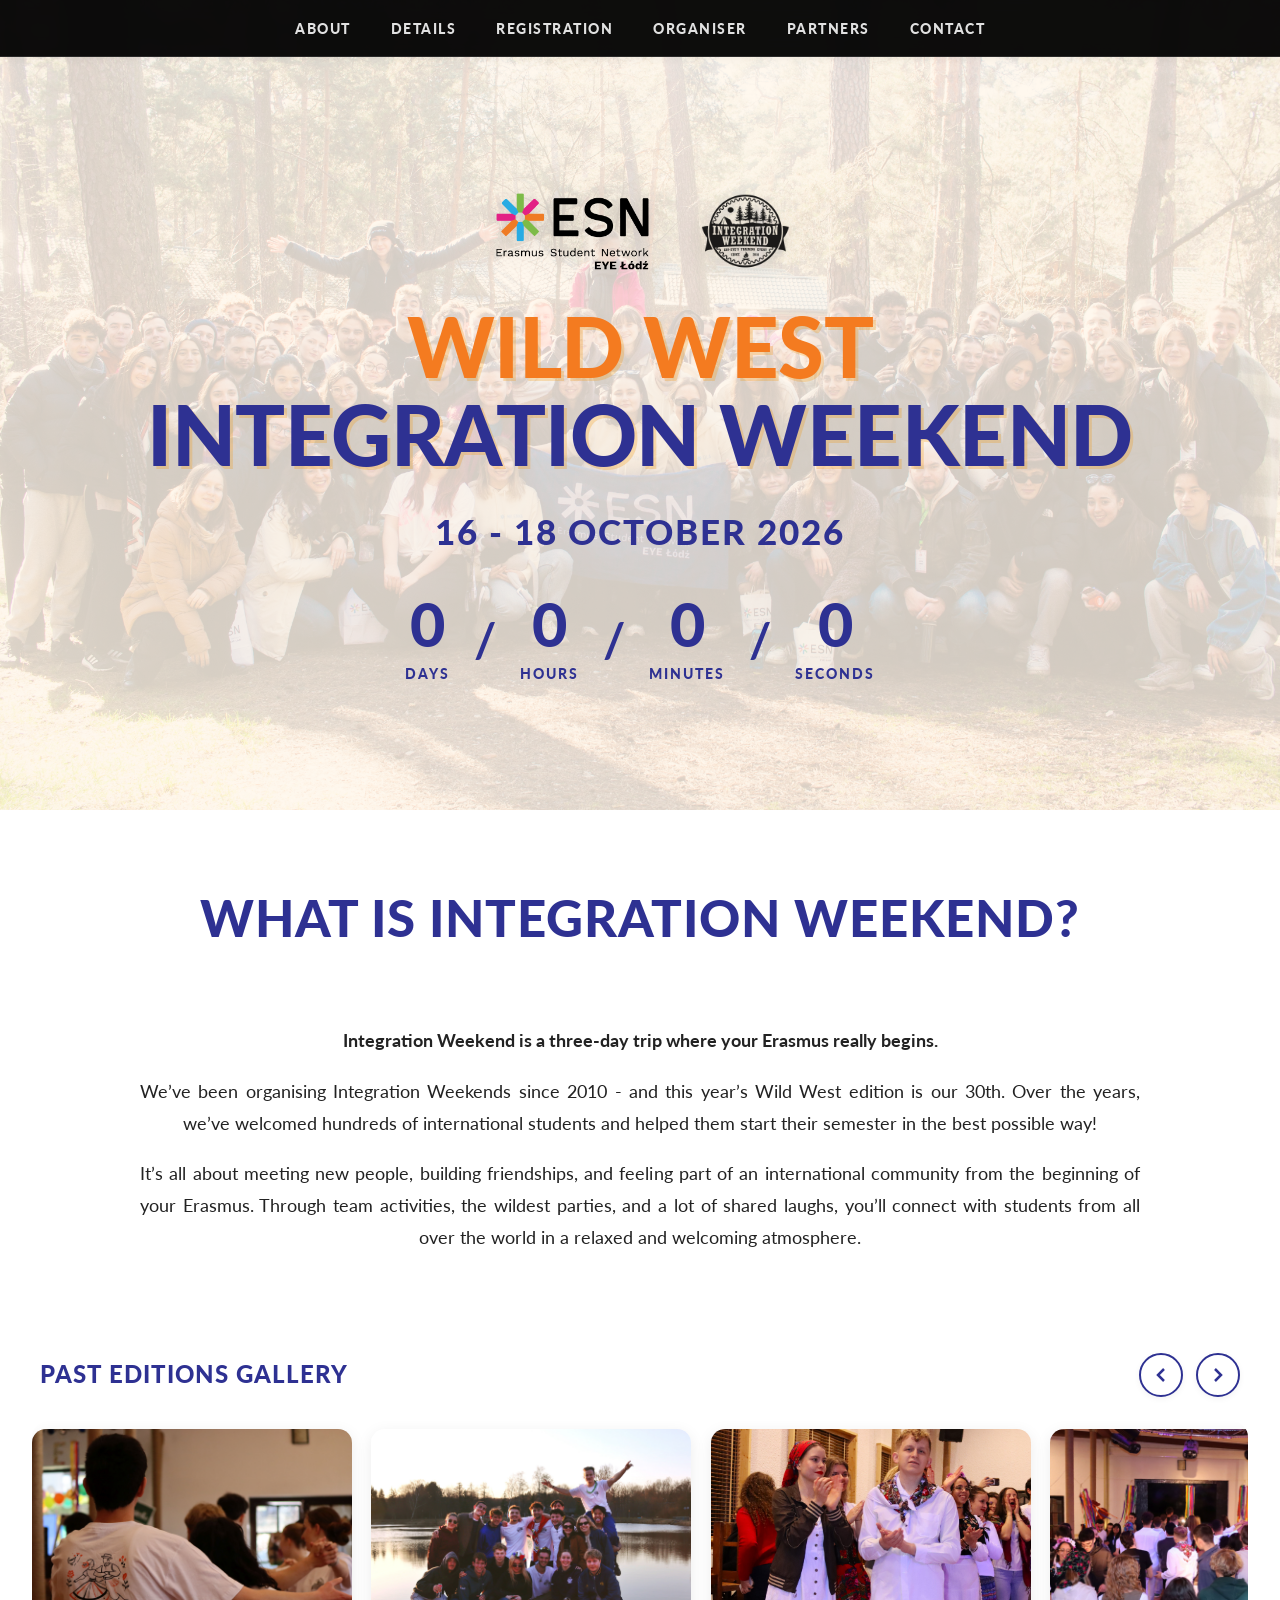
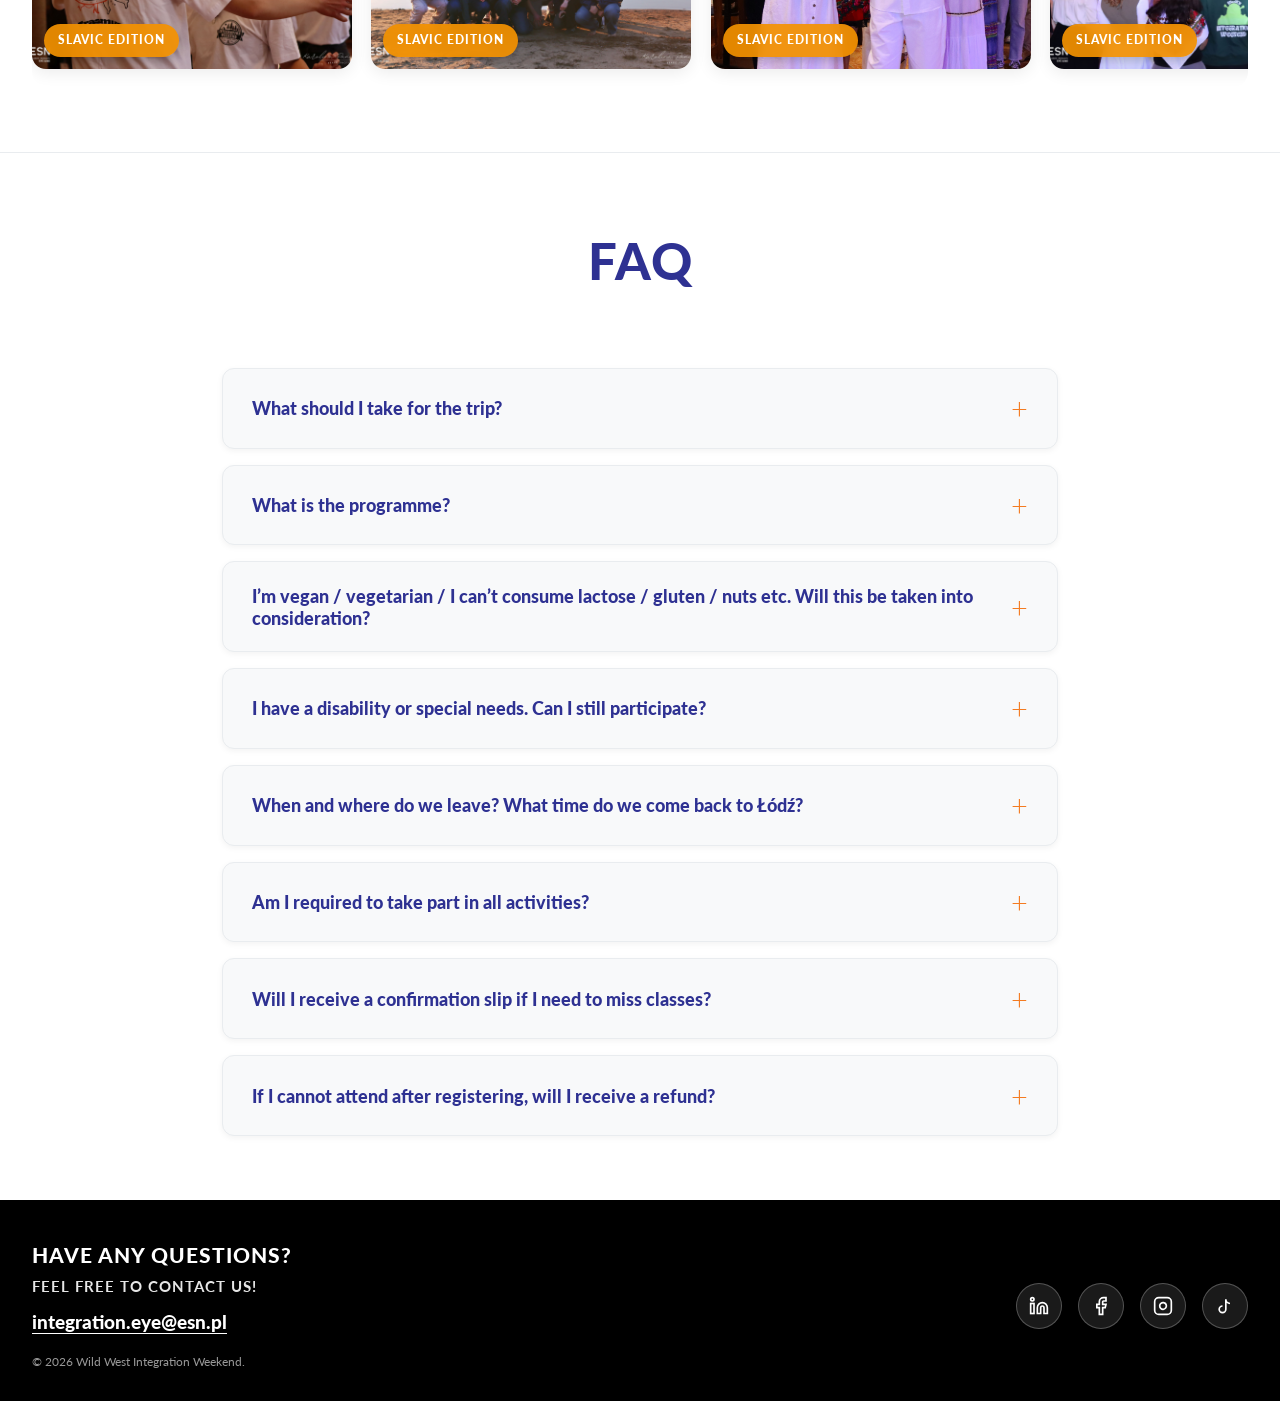
<file: index.html>
<!DOCTYPE html>
<html lang="en">

<head>
    <meta charset="UTF-8">
    <meta name="viewport" content="width=device-width, initial-scale=1.0">
    <title>Wild West Integration Weekend</title>
    <link rel="icon" href="images/iw_black.png" type="image/png">
    <meta name="description"
        content="An exceptional event bringing together people from different cultures in an atmosphere of friendship, cultural exchange, and shared fun.">

    <!-- Fonts -->
    <link rel="preconnect" href="https://fonts.googleapis.com">
    <link rel="preconnect" href="https://fonts.gstatic.com" crossorigin>
    <link
        href="https://fonts.googleapis.com/css2?family=Lato:wght@300;400;700;900&display=swap"
        rel="stylesheet">

    <!-- Styles -->
    <link rel="stylesheet" href="style.css">

</head>

<body>
    <!-- Navigation -->
    <nav class="navbar">
        <div class="nav-container">
            <div class="hamburger" id="hamburger">
                <span></span>
                <span></span>
                <span></span>
            </div>
            <ul class="nav-menu" id="navMenu">
                <li><a href="#about" class="nav-link active">ABOUT</a></li>
                <li><a href="details.html" class="nav-link">DETAILS</a></li>
                <li><a href="registration.html" class="nav-link">REGISTRATION</a></li>
                <li><a href="organizers.html" class="nav-link">ORGANISER</a></li>
                <li><a href="partners.html" class="nav-link">PARTNERS</a></li>
                <li><a href="#contact" class="nav-link">CONTACT</a></li>
            </ul>
        </div>
    </nav>

    <!-- Hero Section -->
    <section id="home" class="hero">
        <div class="hero-background"></div>
        <div class="hero-content fade-in">
            <div class="hero-header">
                <div class="logos-container">
                    <img src="images/PL-eye_lodz-logo-colour.png" alt="ESN-EYE Lodz Logo" class="esn-logo">
                    <img src="images/iw_black.png" alt="Integration Weekend Logo" class="hero-logo">
                </div>
                <h1 class="hero-title">
                    <span class="text-orange">Wild West</span>
                    <span class="text-blue">Integration Weekend</span>
                </h1>
            </div>

            <div class="event-date">
                16 - 18 October 2026
            </div>

            <div class="countdown" id="countdown">
                <div class="countdown-item">
                    <div class="countdown-number" id="days">0</div>
                    <div class="countdown-label">DAYS</div>
                </div>
                <div class="countdown-separator">/</div>
                <div class="countdown-item">
                    <div class="countdown-number" id="hours">0</div>
                    <div class="countdown-label">HOURS</div>
                </div>
                <div class="countdown-separator">/</div>
                <div class="countdown-item">
                    <div class="countdown-number" id="minutes">0</div>
                    <div class="countdown-label">MINUTES</div>
                </div>
                <div class="countdown-separator">/</div>
                <div class="countdown-item">
                    <div class="countdown-number" id="seconds">0</div>
                    <div class="countdown-label">SECONDS</div>
                </div>
            </div>
        </div>
    </section>

    <!-- About Section & Photo Carousel -->
    <section id="about" class="about-section">
        <div class="container">
            <div class="about-content">
                <!-- Title -->
                <h2 class="section-title">WHAT IS INTEGRATION WEEKEND?</h2>

                <!-- Text Content -->
                <div class="about-text">
                    <p class="lead-text">
                        Integration Weekend is a three-day trip where your Erasmus really begins.
                    </p>
                    <p>
                        We’ve been organising Integration Weekends since 2010 - and this year’s
                        Wild West edition is our 30th. Over the years, we’ve welcomed
                        hundreds of international students and helped them start their semester in the best possible way!
                    </p>
                    <p>
                        It’s all about meeting new people, building friendships, and feeling part of an international
                        community from the beginning of your Erasmus. Through team activities, the wildest parties,
                        and a lot of shared laughs, you’ll connect with students from all over the world
                        in a relaxed and welcoming atmosphere.
                    </p>
                </div>

                <!-- Scrollable Photo Gallery Carousel -->
                <div class="gallery-section-wrapper">
                    <div class="gallery-header">
                        <h3 class="gallery-title">PAST EDITIONS GALLERY</h3>
                        <div class="carousel-controls">
                            <button class="carousel-btn prev-btn" id="carouselPrev" aria-label="Previous photos">
                                <svg width="24" height="24" viewBox="0 0 24 24" fill="none" stroke="currentColor" stroke-width="2.5"><polyline points="15 18 9 12 15 6"></polyline></svg>
                            </button>
                            <button class="carousel-btn next-btn" id="carouselNext" aria-label="Next photos">
                                <svg width="24" height="24" viewBox="0 0 24 24" fill="none" stroke="currentColor" stroke-width="2.5"><polyline points="9 18 15 12 9 6"></polyline></svg>
                            </button>
                        </div>
                    </div>
                    <div class="carousel-track-container">
                        <div class="carousel-track" id="galleryCarousel">
                            <div class="carousel-slide" onclick="openLightbox('images/SLAV_IMG_2808.JPG')">
                                <img src="images/SLAV_IMG_2808.JPG" alt="Slavic Edition Photo 1" loading="lazy">
                                <div class="carousel-badge slavic">SLAVIC EDITION</div>
                            </div>
                            <div class="carousel-slide" onclick="openLightbox('images/SLAV_IMG_3157.JPG')">
                                <img src="images/SLAV_IMG_3157.JPG" alt="Slavic Edition Photo 2" loading="lazy">
                                <div class="carousel-badge slavic">SLAVIC EDITION</div>
                            </div>
                            <div class="carousel-slide" onclick="openLightbox('images/SLAV_IMG_3254.JPG')">
                                <img src="images/SLAV_IMG_3254.JPG" alt="Slavic Edition Photo 3" loading="lazy">
                                <div class="carousel-badge slavic">SLAVIC EDITION</div>
                            </div>
                            <div class="carousel-slide" onclick="openLightbox('images/SLAV_IMG_3307.JPG')">
                                <img src="images/SLAV_IMG_3307.JPG" alt="Slavic Edition Photo 4" loading="lazy">
                                <div class="carousel-badge slavic">SLAVIC EDITION</div>
                            </div>
                            <div class="carousel-slide" onclick="openLightbox('images/SLAV_IMG_3369.JPG')">
                                <img src="images/SLAV_IMG_3369.JPG" alt="Slavic Edition Photo 5" loading="lazy">
                                <div class="carousel-badge slavic">SLAVIC EDITION</div>
                            </div>
                            <div class="carousel-slide" onclick="openLightbox('images/SLAV_IMG_3420.JPG')">
                                <img src="images/SLAV_IMG_3420.JPG" alt="Slavic Edition Photo 6" loading="lazy">
                                <div class="carousel-badge slavic">SLAVIC EDITION</div>
                            </div>
                            <div class="carousel-slide" onclick="openLightbox('images/SLAV_IMG_3449.JPG')">
                                <img src="images/SLAV_IMG_3449.JPG" alt="Slavic Edition Photo 7" loading="lazy">
                                <div class="carousel-badge slavic">SLAVIC EDITION</div>
                            </div>
                            <div class="carousel-slide" onclick="openLightbox('images/sh1.jpg')">
                                <img src="images/sh1.jpg" alt="Shrek Edition Photo 1" loading="lazy">
                                <div class="carousel-badge shrek">SHREK EDITION</div>
                            </div>
                            <div class="carousel-slide" onclick="openLightbox('images/sh2.jpg')">
                                <img src="images/sh2.jpg" alt="Shrek Edition Photo 2" loading="lazy">
                                <div class="carousel-badge shrek">SHREK EDITION</div>
                            </div>
                            <div class="carousel-slide" onclick="openLightbox('images/sh3.jpg')">
                                <img src="images/sh3.jpg" alt="Shrek Edition Photo 3" loading="lazy">
                                <div class="carousel-badge shrek">SHREK EDITION</div>
                            </div>
                            <div class="carousel-slide" onclick="openLightbox('images/od1.jpg')">
                                <img src="images/od1.jpg" alt="Odyssey Edition Photo 1" loading="lazy">
                                <div class="carousel-badge odyssey">ODYSSEY EDITION</div>
                            </div>
                            <div class="carousel-slide" onclick="openLightbox('images/od2.jpg')">
                                <img src="images/od2.jpg" alt="Odyssey Edition Photo 2" loading="lazy">
                                <div class="carousel-badge odyssey">ODYSSEY EDITION</div>
                            </div>
                            <div class="carousel-slide" onclick="openLightbox('images/od3.jpg')">
                                <img src="images/od3.jpg" alt="Odyssey Edition Photo 3" loading="lazy">
                                <div class="carousel-badge odyssey">ODYSSEY EDITION</div>
                            </div>
                            <div class="carousel-slide" onclick="openLightbox('images/er1.jpg')">
                                <img src="images/er1.jpg" alt="Erasmusland Photo 1" loading="lazy">
                                <div class="carousel-badge erasmusland">ERASMUSLAND</div>
                            </div>
                            <div class="carousel-slide" onclick="openLightbox('images/er3.jpg')">
                                <img src="images/er3.jpg" alt="Erasmusland Photo 2" loading="lazy">
                                <div class="carousel-badge erasmusland">ERASMUSLAND</div>
                            </div>
                            <div class="carousel-slide" onclick="openLightbox('images/ew2.jpg')">
                                <img src="images/ew2.jpg" alt="Erasmusland Photo 3" loading="lazy">
                                <div class="carousel-badge erasmusland">ERASMUSLAND</div>
                            </div>
                            <div class="carousel-slide" onclick="openLightbox('images/iw2.jpg')">
                                <img src="images/iw2.jpg" alt="Shrek Edition Photo 4" loading="lazy">
                                <div class="carousel-badge shrek">SHREK EDITION</div>
                            </div>
                            <div class="carousel-slide" onclick="openLightbox('images/iw3.jpg')">
                                <img src="images/iw3.jpg" alt="Shrek Edition Photo 5" loading="lazy">
                                <div class="carousel-badge shrek">SHREK EDITION</div>
                            </div>
                            <div class="carousel-slide" onclick="openLightbox('images/iw5.jpg')">
                                <img src="images/iw5.jpg" alt="Shrek Edition Photo 6" loading="lazy">
                                <div class="carousel-badge shrek">SHREK EDITION</div>
                            </div>
                        </div>
                    </div>
                </div>
            </div>

            <!-- Lightbox Modal -->
            <div id="lightbox" class="lightbox" onclick="closeLightbox()">
                <span class="close-lightbox">&times;</span>
                <img class="lightbox-content" id="lightbox-img" alt="Enlarged photo preview">
            </div>
        </div>
    </section>

    <!-- FAQ Section -->
    <section id="faq" class="faq-section">
        <div class="container faq-container">
            <div class="section-header">
                <h2 class="section-title">FAQ</h2>
            </div>

            <div class="faq-accordion">
                <!-- Question 1 -->
                <div class="faq-item">
                    <button class="faq-question">
                        What should I take for the trip?
                        <span class="faq-icon">+</span>
                    </button>
                    <div class="faq-answer">
                        <p>We recommend bringing:</p>
                        <ul>
                            <li>comfortable, warm clothes and shoes,</li>
                            <li>personal hygiene items,</li>
                            <li>a towel,</li>
                            <li>any necessary medications,</li>
                            <li>a good mood and openness to meet new people.</li>
                        </ul>
                        <p>More detailed information will be sent to participants before the trip.</p>
                    </div>
                </div>

                <!-- Question 2 -->
                <div class="faq-item">
                    <button class="faq-question">
                        What is the programme?
                        <span class="faq-icon">+</span>
                    </button>
                    <div class="faq-answer">
                        <p>The programme includes integration activities, team challenges, themed
                            parties and time to relax and connect with other students.</p>
                        <p>A more detailed timetable will be shared with registered participants before departure.</p>
                    </div>
                </div>

                <!-- Question 3 -->
                <div class="faq-item">
                    <button class="faq-question">
                        I’m vegan / vegetarian / I can’t consume lactose / gluten / nuts etc. Will this be taken into
                        consideration?
                        <span class="faq-icon">+</span>
                    </button>
                    <div class="faq-answer">
                        <p>Yes. During registration, you will be asked about dietary restrictions and allergies. We do
                            our best to accommodate different needs and ensure everyone has suitable meal options.</p>
                        <p>Please make sure to clearly indicate your restrictions in the registration form.</p>
                    </div>
                </div>

                <!-- Question 4 -->
                <div class="faq-item">
                    <button class="faq-question">
                        I have a disability or special needs. Can I still participate?
                        <span class="faq-icon">+</span>
                    </button>
                    <div class="faq-answer">
                        <p>Of course. Please inform us about your needs in the registration form or contact us directly.
                            We will do our best to adjust the conditions and support you so that you can comfortably
                            participate in the trip.</p>
                    </div>
                </div>

                <!-- Question 5 -->
                <div class="faq-item">
                    <button class="faq-question">
                        When and where do we leave? What time do we come back to Łódź?
                        <span class="faq-icon">+</span>
                    </button>
                    <div class="faq-answer">
                        <p>Exact details (departure time, meeting point, and return time) will be sent to participants
                            before the trip.</p>
                        <p>Departure will take place from IFE around 4 PM, and we will return to the same place on Sunday
                            around 4 PM.</p>
                    </div>
                </div>

                <!-- Question 6 -->
                <div class="faq-item">
                    <button class="faq-question">
                        Am I required to take part in all activities?
                        <span class="faq-icon">+</span>
                    </button>
                    <div class="faq-answer">
                        <p>Participation in activities is strongly encouraged, as the programme is designed as a full
                            experience. However, you are not forced to take part in every single activity. If you need a
                            break, you can skip selected parts.</p>
                    </div>
                </div>

                <!-- Question 7 -->
                <div class="faq-item">
                    <button class="faq-question">
                        Will I receive a confirmation slip if I need to miss classes?
                        <span class="faq-icon">+</span>
                    </button>
                    <div class="faq-answer">
                        <p>Yes. If you need official confirmation of participation, we can provide a document confirming
                            your attendance at the Integration Weekend.</p>
                        <p>Please note that acceptance of this document depends on your faculty and lecturer.</p>
                    </div>
                </div>

                <!-- Question 8 -->
                <div class="faq-item">
                    <button class="faq-question">
                        If I cannot attend after registering, will I receive a refund?
                        <span class="faq-icon">+</span>
                    </button>
                    <div class="faq-answer">
                        <p>Please note that the participation fee is non-refundable.</p>
                        <p>Refunds are only possible if the event is cancelled by the organisers. In other cases (e.g.
                            personal reasons such as change of plans or illness), we are unfortunately not able to return the
                            payment due to prior bookings and organisational costs.</p>
                    </div>
                </div>
            </div>
        </div>
    </section>

    <!-- Footer -->
    <footer id="contact" class="footer">
        <div class="container footer-container">
            <div class="footer-contact-info">
                <h3 class="footer-heading">HAVE ANY QUESTIONS?<br><span>FEEL FREE TO CONTACT US!</span></h3>
                <a href="mailto:integration.eye@esn.pl" class="footer-email-link">integration.eye@esn.pl</a>
                <p class="footer-copy">&copy; 2026 Wild West Integration Weekend.</p>
            </div>

            <div class="social-links">
                <a href="https://www.linkedin.com/company/esn-eye/posts/?feedView=all" target="_blank"
                    class="social-circle" aria-label="LinkedIn">
                    <svg width="20" height="20" viewBox="0 0 24 24" fill="none" stroke="currentColor" stroke-width="2">
                        <path d="M16 8a6 6 0 0 1 6 6v7h-4v-7a2 2 0 0 0-2-2 2 2 0 0 0-2 2v7h-4v-7a6 6 0 0 1 6-6z" />
                        <rect x="2" y="9" width="4" height="12" />
                        <circle cx="4" cy="4" r="2" />
                    </svg>
                </a>
                <a href="https://www.facebook.com/ESNEYElodz" target="_blank" class="social-circle"
                    aria-label="Facebook">
                    <svg width="20" height="20" viewBox="0 0 24 24" fill="none" stroke="currentColor" stroke-width="2">
                        <path d="M18 2h-3a5 5 0 0 0-5 5v3H7v4h3v8h4v-8h3l1-4h-4V7a1 1 0 0 1 1-1h3z" />
                    </svg>
                </a>
                <a href="https://www.instagram.com/esneye/" target="_blank" class="social-circle"
                    aria-label="Instagram">
                    <svg width="20" height="20" viewBox="0 0 24 24" fill="none" stroke="currentColor" stroke-width="2">
                        <rect x="2" y="2" width="20" height="20" rx="5" ry="5" />
                        <path d="M16 11.37A4 4 0 1 1 12.63 8 4 4 0 0 1 16 11.37z" />
                        <line x1="17.5" y1="6.5" x2="17.51" y2="6.5" />
                    </svg>
                </a>
                <a href="https://www.tiktok.com/@esneyelodz" target="_blank" class="social-circle" aria-label="TikTok">
                    <svg width="20" height="20" viewBox="0 0 24 24" fill="none" stroke="currentColor" stroke-width="2">
                        <path d="M9 12a4 4 0 1 0 4 4V4a5 5 0 0 0 5 5" />
                    </svg>
                </a>
            </div>
        </div>
    </footer>

    <!-- Scripts -->
    <script src="script.js"></script>
</body>

</html>
</file>
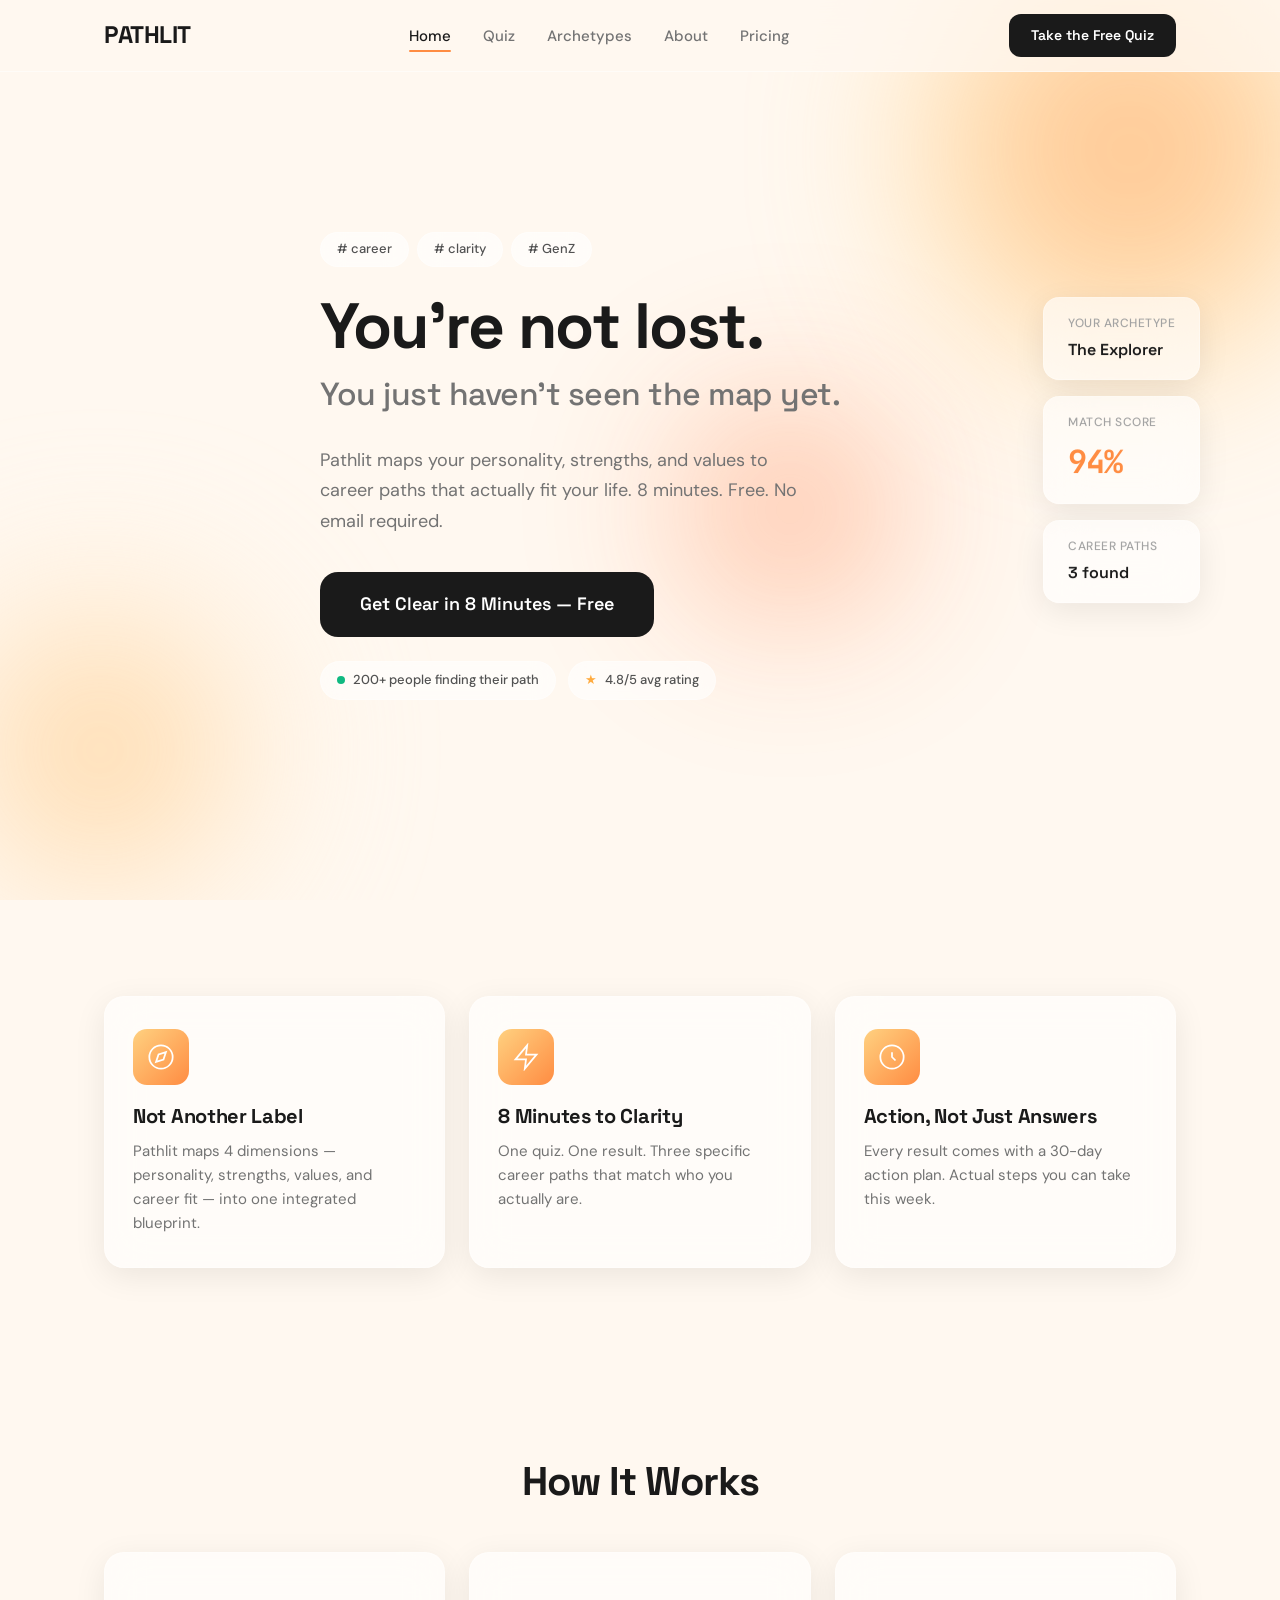
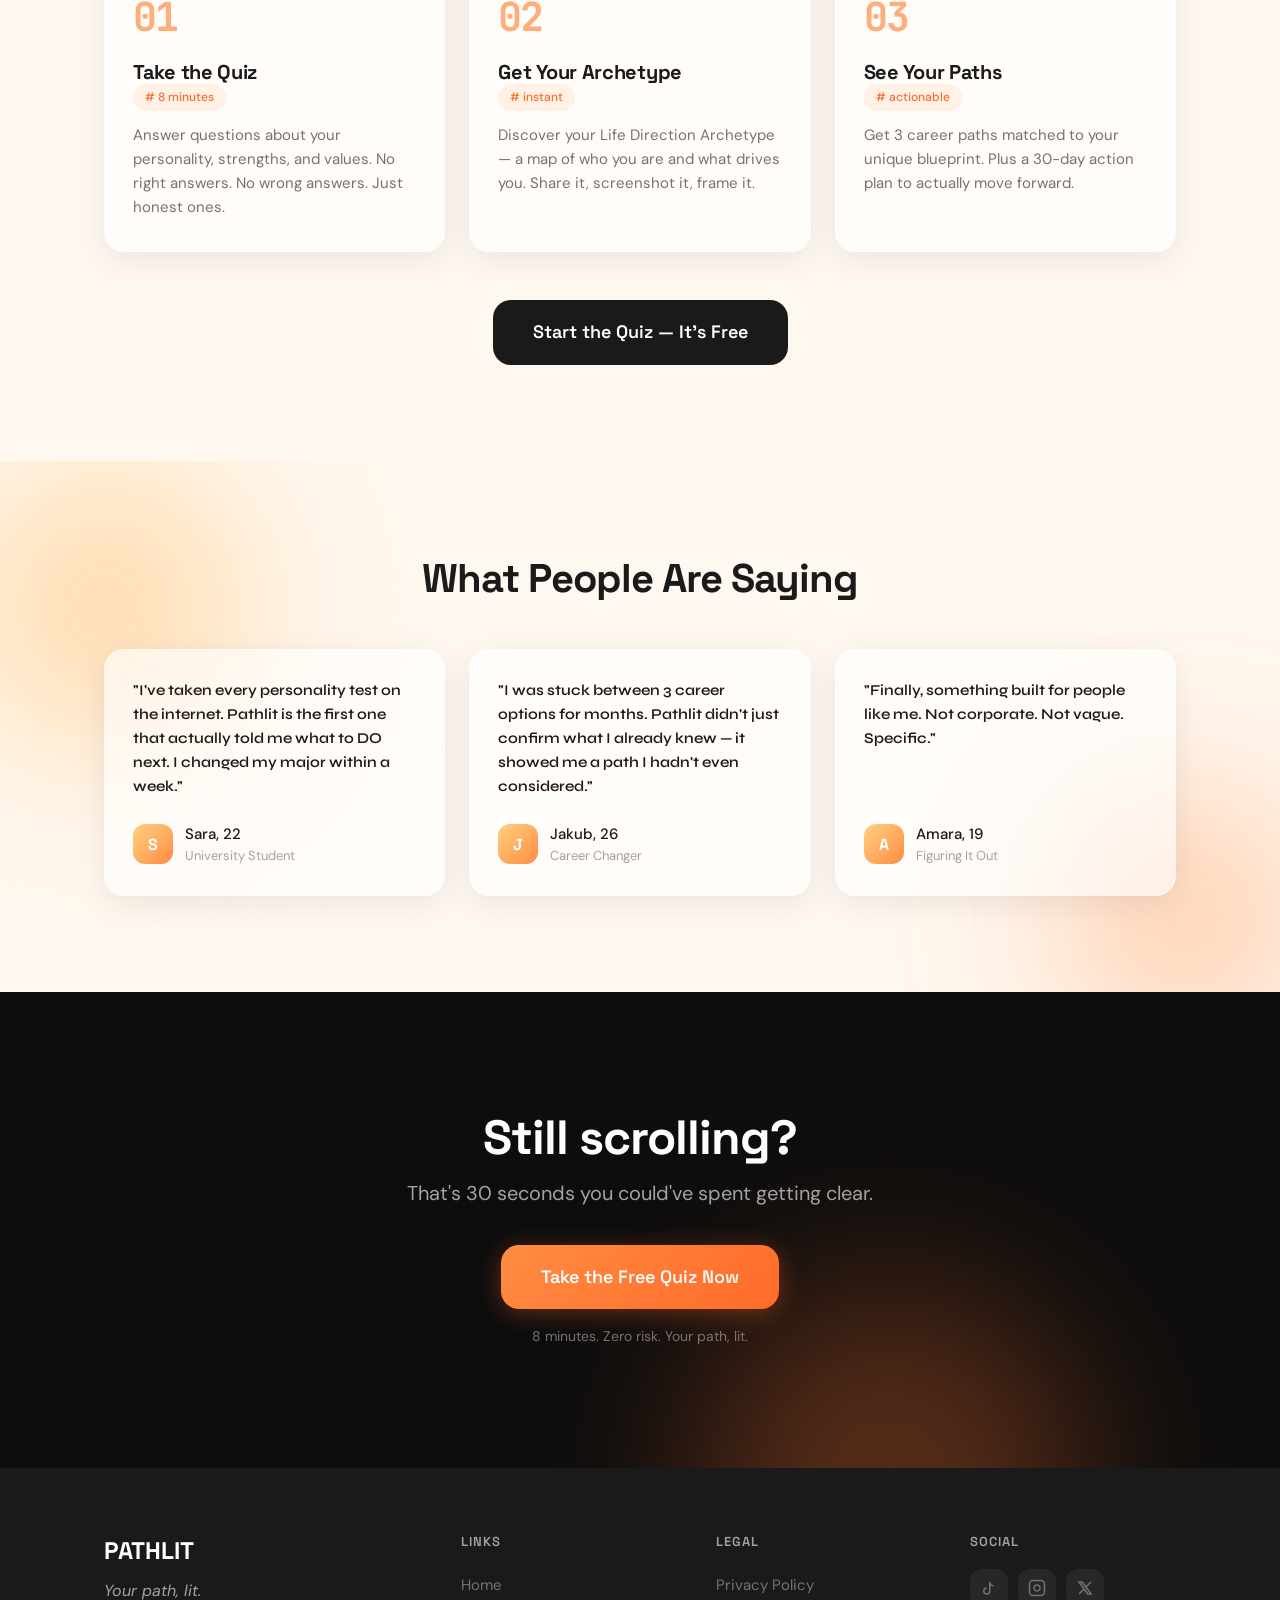
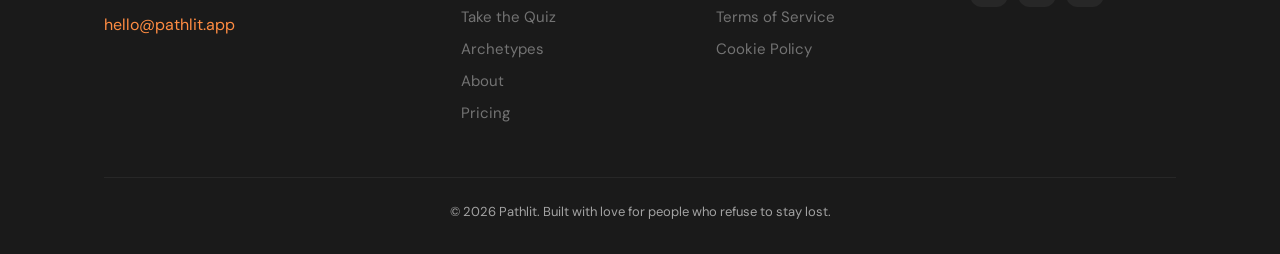
<file: pathlit/index.html>
<!DOCTYPE html>
<html lang="en">
<head>
    <meta charset="UTF-8">
    <meta name="viewport" content="width=device-width, initial-scale=1.0">
    <title>Pathlit — Free Career Quiz for Gen Z | Find Your Path in 8 Minutes</title>
    <meta name="description" content="Feeling lost about your career? Pathlit's free 8-minute quiz maps your personality, strengths, and values to 3 career paths. Built for ages 18–30. No email required.">

    <!-- Fonts -->
    <link rel="preconnect" href="https://fonts.googleapis.com">
    <link rel="preconnect" href="https://fonts.gstatic.com" crossorigin>
    <link href="https://fonts.googleapis.com/css2?family=Space+Grotesk:wght@400;500;600;700&family=DM+Sans:wght@400;500&family=Syne:wght@600;800&family=JetBrains+Mono:wght@400;700&display=swap" rel="stylesheet">

    <link rel="stylesheet" href="pathlit.css">
</head>
<body>
    <!-- Navigation -->
    <nav class="navbar">
        <div class="nav-container">
            <a href="index.html" class="nav-logo">PATHLIT</a>
            <div class="nav-links">
                <a href="index.html" class="nav-link active">Home</a>
                <a href="quiz.html" class="nav-link">Quiz</a>
                <a href="archetypes.html" class="nav-link">Archetypes</a>
                <a href="about.html" class="nav-link">About</a>
                <a href="clarity-pro.html" class="nav-link">Pricing</a>
            </div>
            <a href="quiz.html" class="nav-cta">Take the Free Quiz</a>
            <button class="hamburger" id="hamburger" aria-label="Menu">
                <span></span>
                <span></span>
                <span></span>
            </button>
        </div>
        <div class="mobile-menu" id="mobileMenu">
            <a href="index.html" class="mobile-link active">Home</a>
            <a href="quiz.html" class="mobile-link">Quiz</a>
            <a href="archetypes.html" class="mobile-link">Archetypes</a>
            <a href="about.html" class="mobile-link">About</a>
            <a href="clarity-pro.html" class="mobile-link">Pricing</a>
            <a href="quiz.html" class="mobile-cta">Take the Free Quiz</a>
        </div>
    </nav>

    <!-- Mobile sticky CTA -->
    <div class="mobile-sticky-cta">
        <a href="quiz.html" class="btn btn-primary btn-full">Take the Free Quiz</a>
    </div>

    <!-- Hero Section -->
    <section class="hero">
        <div class="gradient-blob blob-1"></div>
        <div class="gradient-blob blob-2"></div>
        <div class="gradient-blob blob-3"></div>

        <div class="hero-content">
            <div class="hero-tags">
                <span class="tag"># career</span>
                <span class="tag"># clarity</span>
                <span class="tag"># GenZ</span>
            </div>
            <h1 class="hero-headline">You're not lost.</h1>
            <p class="hero-headline-sub">You just haven't seen the map yet.</p>
            <p class="hero-sub">Pathlit maps your personality, strengths, and values to career paths that actually fit your life. 8 minutes. Free. No email required.</p>
            <a href="quiz.html" class="btn btn-primary btn-lg">Get Clear in 8 Minutes — Free</a>
            <div class="hero-proof">
                <div class="proof-pill">
                    <span class="proof-dot"></span>
                    200+ people finding their path
                </div>
                <div class="proof-pill">
                    <span class="proof-star">&#9733;</span>
                    4.8/5 avg rating
                </div>
            </div>
        </div>

        <!-- Floating glass cards -->
        <div class="floating-cards">
            <div class="glass-card float-card-1">
                <span class="card-label">Your Archetype</span>
                <span class="card-value">The Explorer</span>
            </div>
            <div class="glass-card float-card-2">
                <span class="card-label">Match Score</span>
                <span class="card-value-big">94%</span>
            </div>
            <div class="glass-card float-card-3">
                <span class="card-label">Career Paths</span>
                <span class="card-value">3 found</span>
            </div>
        </div>
    </section>

    <!-- Benefits Section -->
    <section class="benefits">
        <div class="container">
            <div class="benefits-grid">
                <div class="glass-panel benefit-card">
                    <div class="benefit-icon-wrap">
                        <svg width="28" height="28" viewBox="0 0 24 24" fill="none" stroke="currentColor" stroke-width="1.5"><circle cx="12" cy="12" r="10"/><polygon points="16.24 7.76 14.12 14.12 7.76 16.24 9.88 9.88 16.24 7.76"/></svg>
                    </div>
                    <h3>Not Another Label</h3>
                    <p>Pathlit maps 4 dimensions — personality, strengths, values, and career fit — into one integrated blueprint.</p>
                </div>
                <div class="glass-panel benefit-card">
                    <div class="benefit-icon-wrap">
                        <svg width="28" height="28" viewBox="0 0 24 24" fill="none" stroke="currentColor" stroke-width="1.5"><polygon points="13 2 3 14 12 14 11 22 21 10 12 10 13 2"/></svg>
                    </div>
                    <h3>8 Minutes to Clarity</h3>
                    <p>One quiz. One result. Three specific career paths that match who you actually are.</p>
                </div>
                <div class="glass-panel benefit-card">
                    <div class="benefit-icon-wrap">
                        <svg width="28" height="28" viewBox="0 0 24 24" fill="none" stroke="currentColor" stroke-width="1.5"><circle cx="12" cy="12" r="10"/><path d="M12 8v4l3 3"/></svg>
                    </div>
                    <h3>Action, Not Just Answers</h3>
                    <p>Every result comes with a 30-day action plan. Actual steps you can take this week.</p>
                </div>
            </div>
        </div>
    </section>

    <!-- How It Works -->
    <section class="how-it-works">
        <div class="container">
            <h2 class="section-title">How It Works</h2>
            <div class="steps-grid">
                <div class="step-card glass-panel">
                    <div class="step-number">01</div>
                    <h3>Take the Quiz</h3>
                    <span class="step-tag"># 8 minutes</span>
                    <p>Answer questions about your personality, strengths, and values. No right answers. No wrong answers. Just honest ones.</p>
                </div>
                <div class="step-card glass-panel">
                    <div class="step-number">02</div>
                    <h3>Get Your Archetype</h3>
                    <span class="step-tag"># instant</span>
                    <p>Discover your Life Direction Archetype — a map of who you are and what drives you. Share it, screenshot it, frame it.</p>
                </div>
                <div class="step-card glass-panel">
                    <div class="step-number">03</div>
                    <h3>See Your Paths</h3>
                    <span class="step-tag"># actionable</span>
                    <p>Get 3 career paths matched to your unique blueprint. Plus a 30-day action plan to actually move forward.</p>
                </div>
            </div>
            <div class="steps-cta">
                <a href="quiz.html" class="btn btn-primary btn-lg">Start the Quiz — It's Free</a>
            </div>
        </div>
    </section>

    <!-- Testimonials -->
    <section class="testimonials">
        <div class="gradient-blob blob-4"></div>
        <div class="gradient-blob blob-5"></div>
        <div class="container">
            <h2 class="section-title">What People Are Saying</h2>
            <div class="testimonials-grid">
                <div class="glass-panel testimonial-card">
                    <p class="testimonial-quote">"I've taken every personality test on the internet. Pathlit is the first one that actually told me what to DO next. I changed my major within a week."</p>
                    <div class="testimonial-author">
                        <div class="author-avatar">S</div>
                        <div>
                            <span class="author-name">Sara, 22</span>
                            <span class="author-role">University Student</span>
                        </div>
                    </div>
                </div>
                <div class="glass-panel testimonial-card">
                    <p class="testimonial-quote">"I was stuck between 3 career options for months. Pathlit didn't just confirm what I already knew — it showed me a path I hadn't even considered."</p>
                    <div class="testimonial-author">
                        <div class="author-avatar">J</div>
                        <div>
                            <span class="author-name">Jakub, 26</span>
                            <span class="author-role">Career Changer</span>
                        </div>
                    </div>
                </div>
                <div class="glass-panel testimonial-card">
                    <p class="testimonial-quote">"Finally, something built for people like me. Not corporate. Not vague. Specific."</p>
                    <div class="testimonial-author">
                        <div class="author-avatar">A</div>
                        <div>
                            <span class="author-name">Amara, 19</span>
                            <span class="author-role">Figuring It Out</span>
                        </div>
                    </div>
                </div>
            </div>
        </div>
    </section>

    <!-- Final CTA -->
    <section class="final-cta">
        <div class="gradient-blob blob-6"></div>
        <div class="container">
            <h2>Still scrolling?</h2>
            <p>That's 30 seconds you could've spent getting clear.</p>
            <a href="quiz.html" class="btn btn-glow btn-lg">Take the Free Quiz Now</a>
            <p class="final-cta-sub">8 minutes. Zero risk. Your path, lit.</p>
        </div>
    </section>

    <!-- Footer -->
    <footer class="footer">
        <div class="container">
            <div class="footer-grid">
                <div class="footer-col">
                    <div class="footer-logo">PATHLIT</div>
                    <p class="footer-tagline">Your path, lit.</p>
                    <p class="footer-email">hello@pathlit.app</p>
                </div>
                <div class="footer-col">
                    <h4>Links</h4>
                    <a href="index.html">Home</a>
                    <a href="quiz.html">Take the Quiz</a>
                    <a href="archetypes.html">Archetypes</a>
                    <a href="about.html">About</a>
                    <a href="clarity-pro.html">Pricing</a>
                </div>
                <div class="footer-col">
                    <h4>Legal</h4>
                    <a href="#">Privacy Policy</a>
                    <a href="#">Terms of Service</a>
                    <a href="#">Cookie Policy</a>
                </div>
                <div class="footer-col">
                    <h4>Social</h4>
                    <div class="footer-social">
                        <a href="#" aria-label="TikTok"><svg width="18" height="18" viewBox="0 0 24 24" fill="none" stroke="currentColor" stroke-width="2"><path d="M9 12a4 4 0 1 0 4 4V4a5 5 0 0 0 5 5"/></svg></a>
                        <a href="#" aria-label="Instagram"><svg width="18" height="18" viewBox="0 0 24 24" fill="none" stroke="currentColor" stroke-width="2"><rect x="2" y="2" width="20" height="20" rx="5" ry="5"/><path d="M16 11.37A4 4 0 1 1 12.63 8 4 4 0 0 1 16 11.37z"/><line x1="17.5" y1="6.5" x2="17.51" y2="6.5"/></svg></a>
                        <a href="#" aria-label="Twitter/X"><svg width="18" height="18" viewBox="0 0 24 24" fill="none" stroke="currentColor" stroke-width="2"><path d="M4 4l11.733 16h4.267l-11.733 -16z"/><path d="M4 20l6.768 -6.768m2.46 -2.46l6.772 -6.772"/></svg></a>
                    </div>
                </div>
            </div>
            <div class="footer-bottom">
                <p>&copy; 2026 Pathlit. Built with love for people who refuse to stay lost.</p>
            </div>
        </div>
    </footer>

    <script src="pathlit.js"></script>
</body>
</html>
</file>
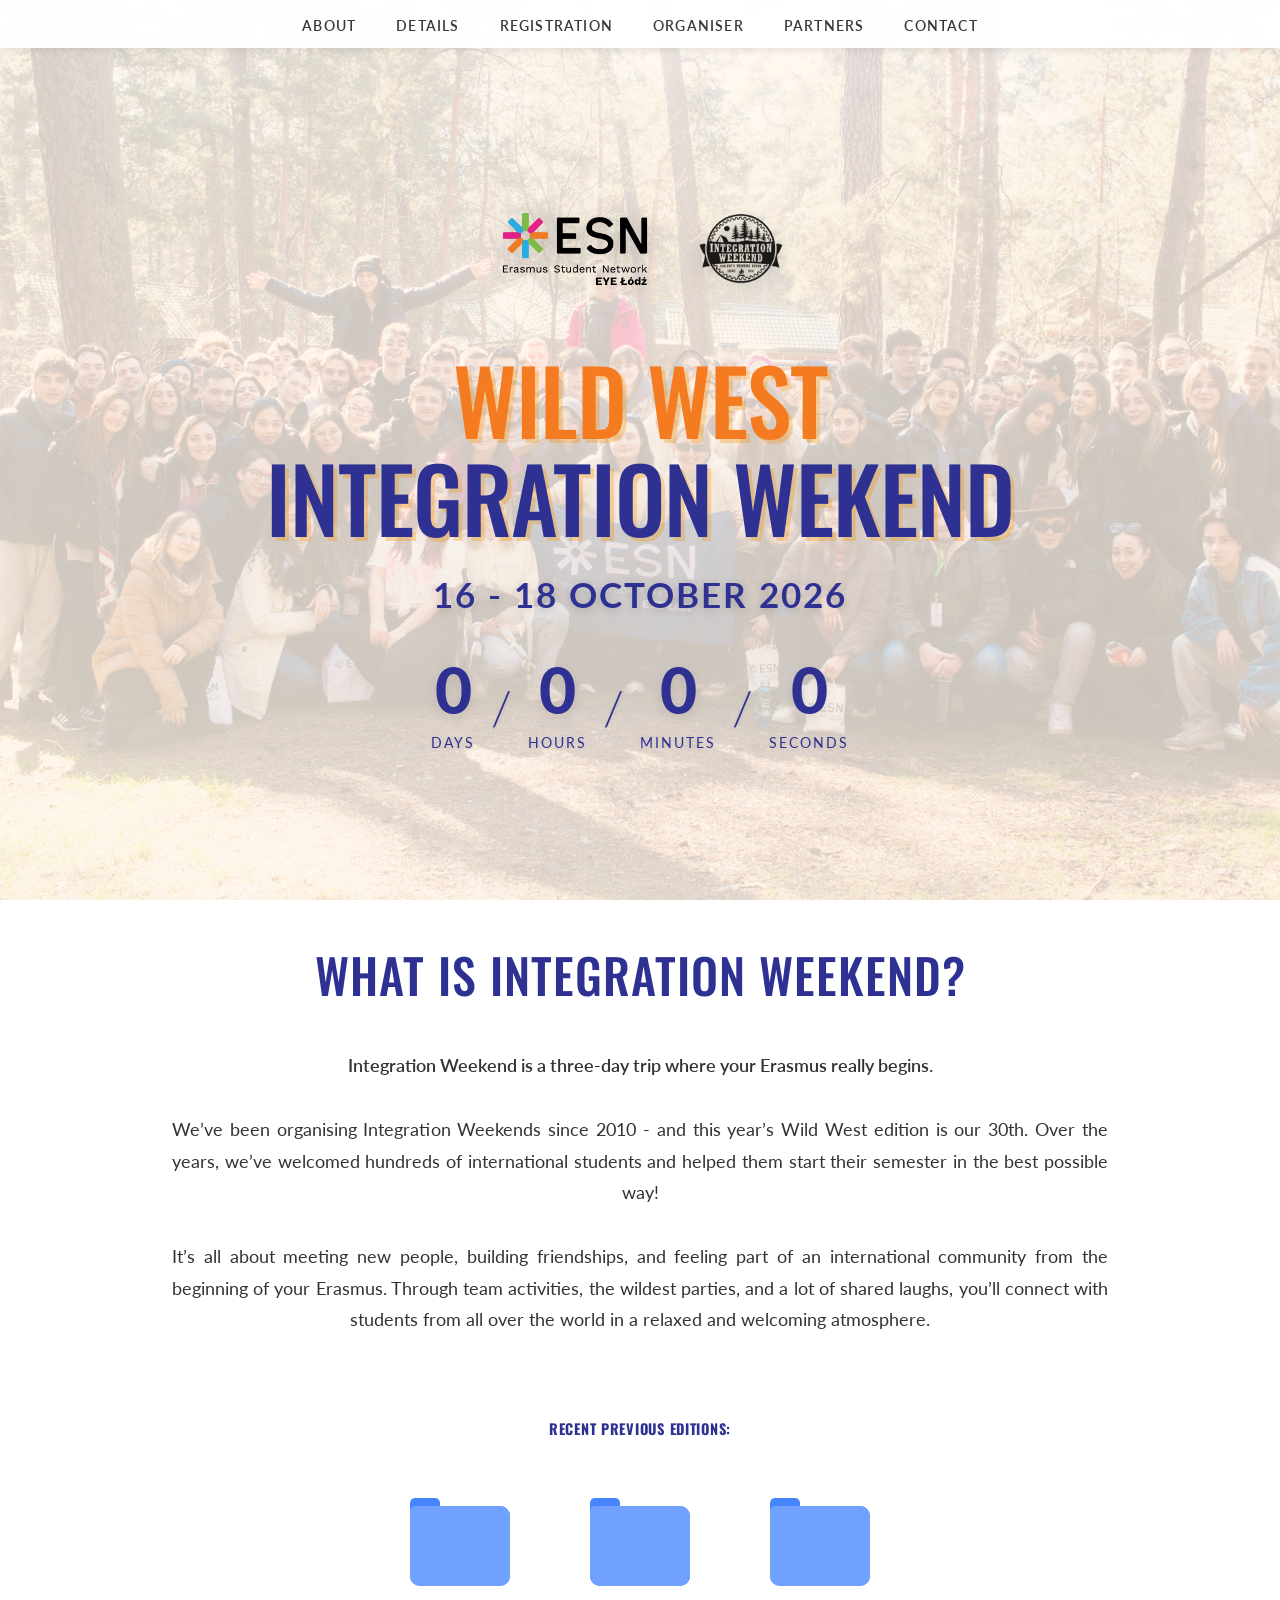
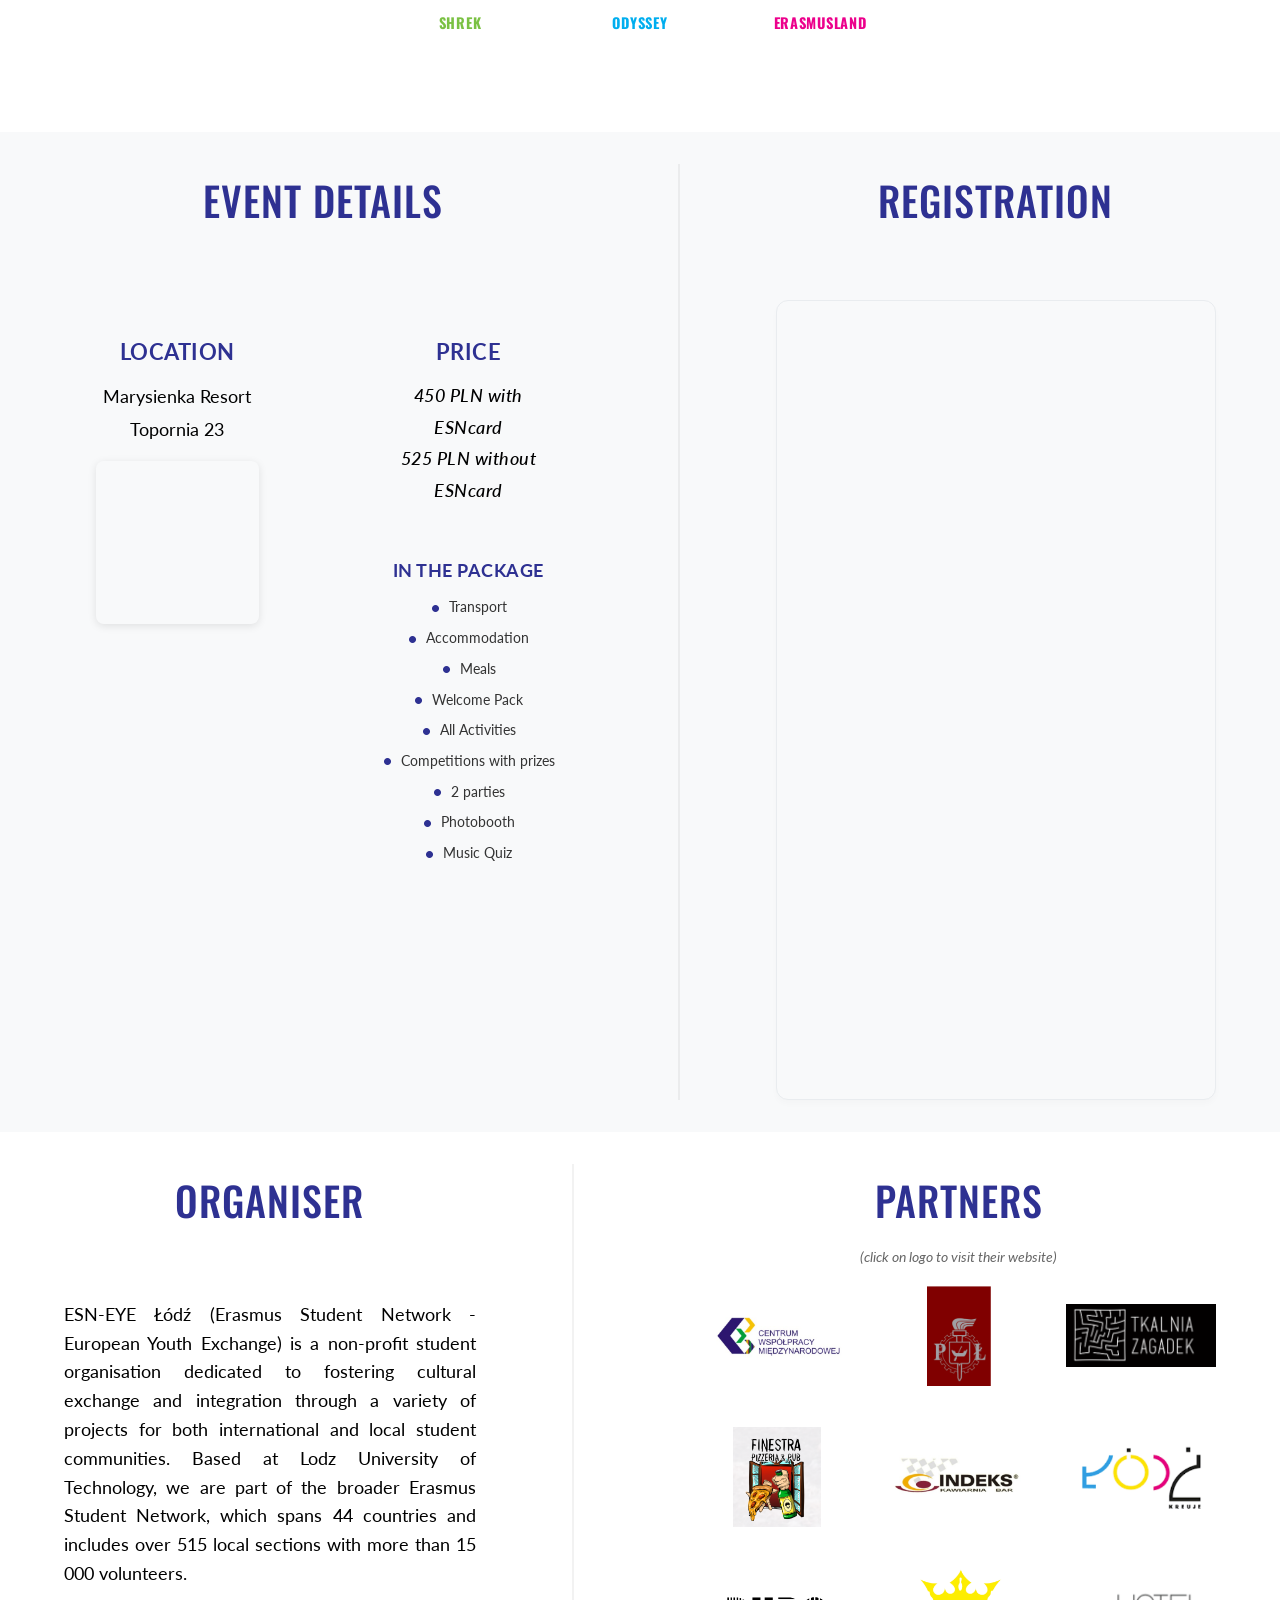
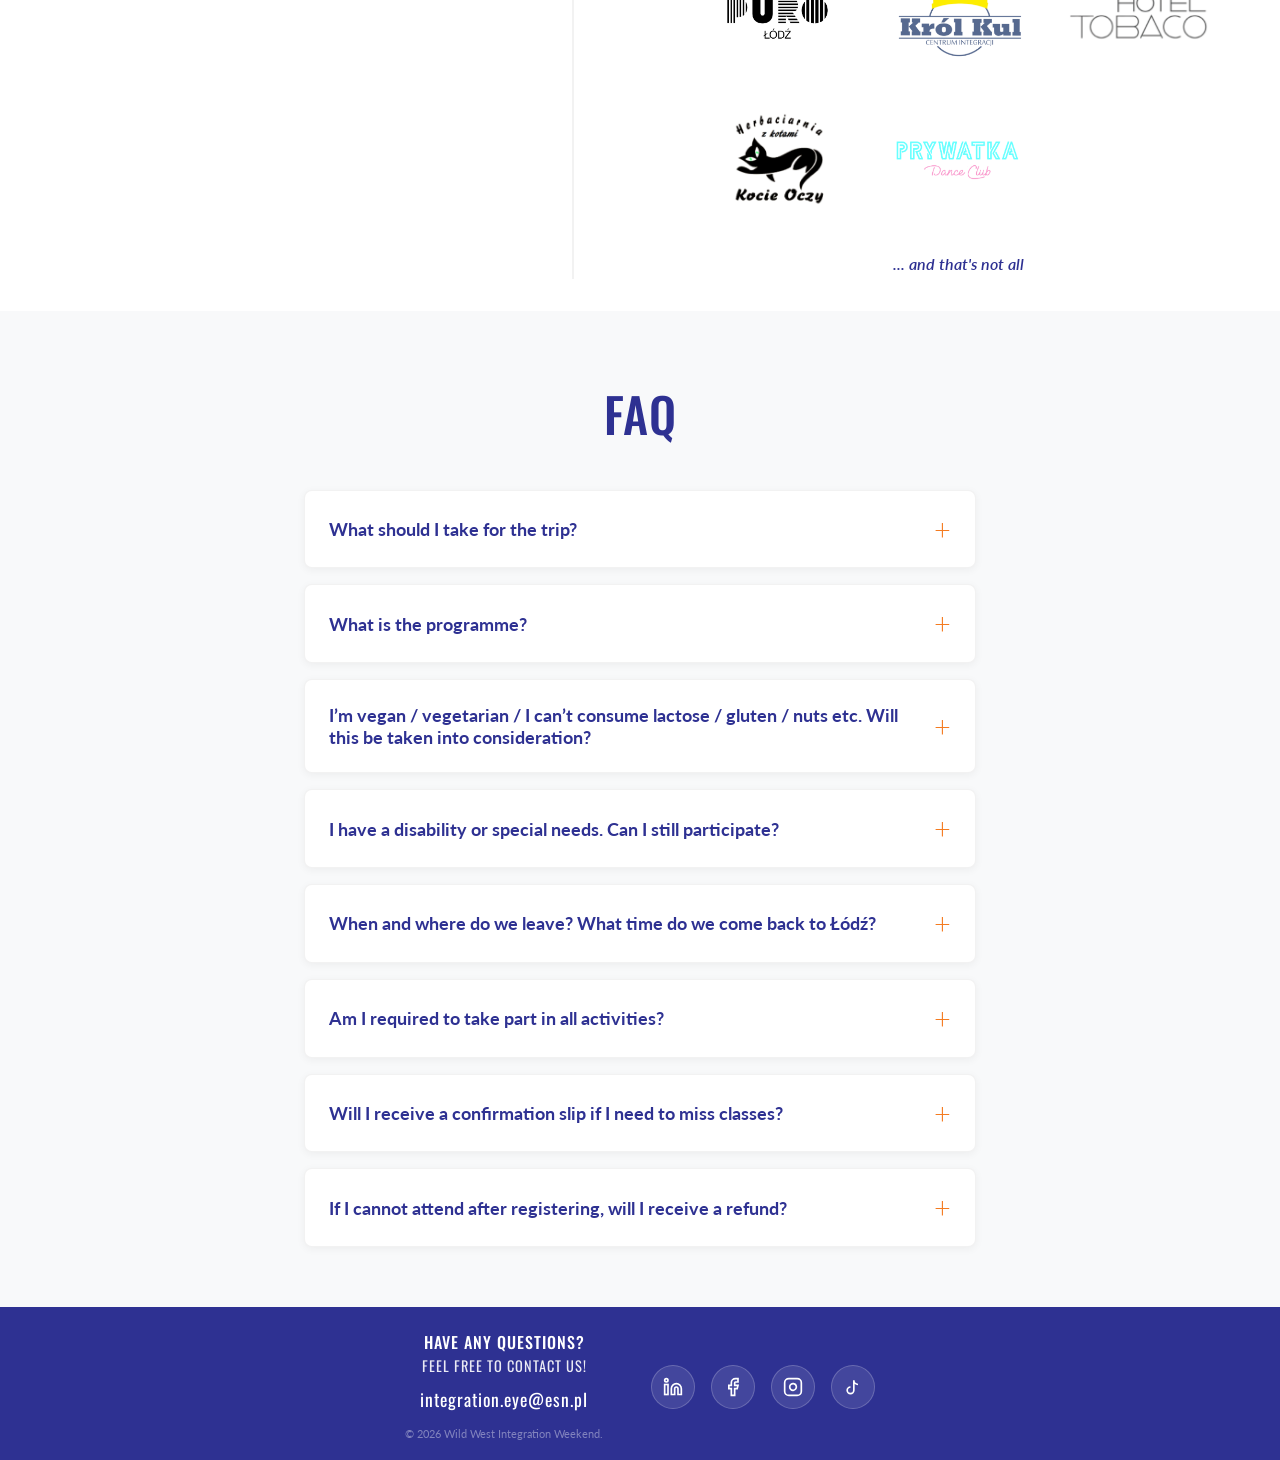
<file: SlavIW_bac/index.html>
<!DOCTYPE html>
<html lang="en">

<head>
    <meta charset="UTF-8">
    <meta name="viewport" content="width=device-width, initial-scale=1.0">
    <title>Wild West Integration Weekend</title>
    <link rel="icon" href="iw_black.png" type="image/png">
    <meta name="description"
        content="An exceptional event bringing together people from different cultures in an atmosphere of friendship, cultural exchange, and shared fun.">

    <!-- Fonts -->
    <link rel="preconnect" href="https://fonts.googleapis.com">
    <link rel="preconnect" href="https://fonts.gstatic.com" crossorigin>
    <link
        href="https://fonts.googleapis.com/css2?family=Bebas+Neue&family=Lato:wght@300;400;700;900&family=Oswald:wght@400;500;700&display=swap"
        rel="stylesheet">

    <!-- Styles -->
    <link rel="stylesheet" href="style.css">

</head>

<body>
    <!-- Navigation -->
    <nav class="navbar">
        <div class="nav-container">
            <div class="hamburger" id="hamburger">
                <span></span>
                <span></span>
                <span></span>
            </div>
            <ul class="nav-menu" id="navMenu">
                <li><a href="#about" class="nav-link active">ABOUT</a></li>
                <li><a href="#details" class="nav-link">DETAILS</a></li>
                <li><a href="#registration" class="nav-link">REGISTRATION</a></li>
                <li><a href="#organiser" class="nav-link">ORGANISER</a></li>
                <li><a href="#partners" class="nav-link">PARTNERS</a></li>
                <li><a href="#contact" class="nav-link">CONTACT</a></li>
            </ul>
        </div>
    </nav>

    <!-- Hero Section -->
    <section id="home" class="hero">
        <div class="hero-background"></div>
        <div class="hero-content fade-in">
            <div class="hero-header">
                <div class="logos-container">
                    <img src="PL-eye_lodz-logo-colour.png" alt="ESN EYE Lodz Logo" class="esn-logo">
                    <img src="iw_black.png" alt="Integration Weekend Logo" class="hero-logo">
                </div>
                <h1 class="hero-title">
                    <span class="text-orange">Wild West</span>
                    <span class="text-blue">Integration Wekend</span>
                </h1>
            </div>

            <div class="event-date">
                16 - 18 October 2026
            </div>

            <div class="countdown" id="countdown">
                <div class="countdown-item">
                    <div class="countdown-number" id="days">0</div>
                    <div class="countdown-label">DAYS</div>
                </div>
                <div class="countdown-separator">/</div>
                <div class="countdown-item">
                    <div class="countdown-number" id="hours">0</div>
                    <div class="countdown-label">HOURS</div>
                </div>
                <div class="countdown-separator">/</div>
                <div class="countdown-item">
                    <div class="countdown-number" id="minutes">0</div>
                    <div class="countdown-label">MINUTES</div>
                </div>
                <div class="countdown-separator">/</div>
                <div class="countdown-item">
                    <div class="countdown-number" id="seconds">0</div>
                    <div class="countdown-label">SECONDS</div>
                </div>
            </div>
        </div>
        <div class="scroll-indicator">
            <span></span>
        </div>
    </section>

    <!-- About Section -->
    <section id="about" class="about-section">
        <div class="container">
            <div class="about-content">
                <!-- Title -->
                <h2 class="section-title">WHAT IS INTEGRATION WEEKEND?</h2>

                <!-- Text Content -->
                <div class="about-text">
                    <p class="lead-text">
                        Integration Weekend is a three-day trip where your Erasmus really begins.
                    </p>
                    <p>
                        We’ve been organising Integration Weekends since 2010 - and this year’s
                        Wild West edition is our 30th. Over the years, we’ve welcomed
                        hundreds
                        of international students and helped them start their semester in the best possible way!
                    </p>
                    <p>
                        It’s all about meeting new people, building friendships, and feeling part of an international
                        community from the beginning of your Erasmus. Through team activities, the wildest parties,
                        and a lot of shared laughs, you’ll connect with students from all over the world
                        in a relaxed and welcoming atmosphere.
                    </p>
                </div>

                <!-- Folders Container (Moved to bottom) -->
                <div class="folder-label" style="color: #2e3192; margin-top: 3rem; margin-bottom: 2rem; width: 100%;">
                    RECENT PREVIOUS EDITIONS:</div>
                <div class="folders-container" style="margin-top: 0;">
                    <!-- Folder 1 + Label -->
                    <div class="folder-wrapper">
                        <div class="folder" onclick="toggleFolder(this)">
                            <div class="folder__back">
                                <div class="paper"><img src="sh1.jpg" class="folder-img" alt="Photo 1"
                                        onclick="openLightbox(this.src); event.stopPropagation();"></div>
                                <div class="paper"><img src="sh2.jpg" class="folder-img" alt="Photo 2"
                                        onclick="openLightbox(this.src); event.stopPropagation();"></div>
                                <div class="paper"><img src="sh3.jpg" class="folder-img" alt="Photo 3"
                                        onclick="openLightbox(this.src); event.stopPropagation();"></div>
                                <div class="folder__front"></div>
                                <div class="folder__front right"></div>
                            </div>
                        </div>
                        <div class="folder-label" style="color: #7ac143;">SHREK</div>
                    </div>

                    <!-- Folder 2 + Label -->
                    <div class="folder-wrapper">
                        <div class="folder" onclick="toggleFolder(this)">
                            <div class="folder__back">
                                <div class="paper"><img src="od1.jpg" class="folder-img" alt="Photo 4"
                                        onclick="openLightbox(this.src); event.stopPropagation();"></div>
                                <div class="paper"><img src="od2.jpg" class="folder-img" alt="Photo 5"
                                        onclick="openLightbox(this.src); event.stopPropagation();"></div>
                                <div class="paper"><img src="od3.jpg" class="folder-img" alt="Photo 6"
                                        onclick="openLightbox(this.src); event.stopPropagation();"></div>
                                <div class="folder__front"></div>
                                <div class="folder__front right"></div>
                            </div>
                        </div>
                        <div class="folder-label" style="color: #00aeef;">ODYSSEY</div>
                    </div>

                    <!-- Folder 3 + Label -->
                    <div class="folder-wrapper">
                        <div class="folder" onclick="toggleFolder(this)">
                            <div class="folder__back">
                                <div class="paper"><img src="er1.jpg" class="folder-img" alt="Photo 7"
                                        onclick="openLightbox(this.src); event.stopPropagation();"></div>
                                <div class="paper"><img src="er3.jpg" class="folder-img" alt="Photo 8"
                                        onclick="openLightbox(this.src); event.stopPropagation();"></div>
                                <div class="paper"><img src="ew2.jpg" class="folder-img" alt="Photo 9"
                                        onclick="openLightbox(this.src); event.stopPropagation();"></div>
                                <div class="folder__front"></div>
                                <div class="folder__front right"></div>
                            </div>
                        </div>
                        <div class="folder-label" style="color: #ec008c;">ERASMUSLAND</div>
                    </div>
                </div>
            </div>

            <!-- Lightbox Modal -->
            <div id="lightbox" class="lightbox" onclick="closeLightbox()">
                <span class="close-lightbox">&times;</span>
                <img class="lightbox-content" id="lightbox-img">
            </div>
        </div>
    </section>

    <!-- Details & Registration Split Section -->
    <section id="details" class="details-section">
        <div class="container">
            <div class="split-sections-grid">

                <!-- Left Column: Event Details -->
                <div class="split-column details-part">
                    <div class="section-header">
                        <h2 class="section-title">EVENT DETAILS</h2>
                    </div>

                    <div class="details-grid">
                        <!-- Left Sub-Column: Location + Date -->
                        <div class="details-column">
                            <div class="detail-card">

                                <div class="detail-content"
                                    style="text-align: center; display: flex; flex-direction: column; align-items: center;">
                                    <h3>Location</h3>
                                    <p>Marysienka Resort</p>
                                    <p class="location-detail">Topornia 23</p>

                                    <!-- Google Map (Square) -->
                                    <div class="map-container"
                                        style="margin-top: 1rem; width: 100%; max-width: 300px; aspect-ratio: 1 / 1; border-radius: 8px; overflow: hidden; box-shadow: 0 2px 8px rgba(0,0,0,0.1);">
                                        <iframe width="100%" height="100%" frameborder="0" style="border:0"
                                            src="https://maps.google.com/maps?q=Ośrodek+Wypoczynkowy+Marysieńka+Topornia&t=&z=14&ie=UTF8&iwloc=&output=embed"
                                            allowfullscreen>
                                        </iframe>
                                    </div>
                                </div>
                            </div>

                            <!-- Event Date removed as per request -->
                        </div>

                        <!-- Right Sub-Column: Price + What's Included -->
                        <div class="details-column">
                            <div class="detail-card">

                                <div class="detail-content">
                                    <h3>Price</h3>
                                    <p class="tbc">450 PLN with ESNcard</p>
                                    <p class="tbc">525 PLN without ESNcard</p>
                                </div>
                            </div>

                            <!-- What's Included in right column -->
                            <div class="included-box">
                                <h4 class="included-box-title">In the package</h4>
                                <div class="included-list">
                                    <div class="included-item-small">
                                        <span class="bullet">•</span>
                                        <span>Transport</span>
                                    </div>
                                    <div class="included-item-small">
                                        <span class="bullet">•</span>
                                        <span>Accommodation</span>
                                    </div>
                                    <div class="included-item-small">
                                        <span class="bullet">•</span>
                                        <span>Meals</span>
                                    </div>
                                    <div class="included-item-small">
                                        <span class="bullet">•</span>
                                        <span>Welcome Pack</span>
                                    </div>
                                    <div class="included-item-small">
                                        <span class="bullet">•</span>
                                        <span>All Activities</span>
                                    </div>
                                    <div class="included-item-small">
                                        <span class="bullet">•</span>
                                        <span>Competitions with prizes</span>
                                    </div>
                                    <div class="included-item-small">
                                        <span class="bullet">•</span>
                                        <span>2 parties</span>
                                    </div>
                                    <div class="included-item-small">
                                        <span class="bullet">•</span>
                                        <span>Photobooth</span>
                                    </div>
                                    <div class="included-item-small">
                                        <span class="bullet">•</span>
                                        <span>Music Quiz</span>
                                    </div>
                                </div>
                            </div>
                        </div>
                    </div>
                </div>

                <!-- Right Column: Registration -->
                <div id="registration" class="split-column registration-part registration-column">
                    <div class="section-header">
                        <h2 class="section-title">REGISTRATION</h2>
                    </div>

                    <div class="registration-content">
                        <iframe
                            src="https://docs.google.com/forms/d/e/1FAIpQLSefTNmSz0eVFty7GRQYcd4V407aLti_1K4K4kmmWOmfzmFVpg/viewform?embedded=true"
                            width="100%" height="5145" frameborder="0" marginheight="0" marginwidth="0">Ładuję…</iframe>
                    </div>
                </div>

            </div>
        </div>
    </section>



    <!-- Organizers & Partners Section -->
    <section id="organizers-partners" class="details-section" style="background: var(--color-white);">
        <div class="container">
            <div class="split-sections-grid">

                <!-- Left Column: Organizers -->
                <div id="organiser" class="split-column details-part">
                    <div class="section-header">
                        <h2 class="section-title">ORGANISER</h2>
                    </div>
                    <div class="organizer-content-wrapper" style="text-align: center;">
                        <p style="text-align: justify; line-height: 1.6;">
                            ESN-EYE Łódź (Erasmus Student Network - European Youth Exchange) is a non-profit student
                            organisation dedicated to fostering cultural exchange and integration through a variety of
                            projects for both international and local student communities. Based at Lodz University of
                            Technology, we are part of the broader Erasmus Student Network, which spans 44 countries and
                            includes over 515 local sections with more than 15 000 volunteers.
                        </p>
                    </div>
                </div>

                <!-- Right Column: Partners -->
                <div id="partners" class="split-column registration-part">
                    <div class="section-header" style="margin-bottom: 1rem;">
                        <h2 class="section-title">PARTNERS</h2>
                        <p
                            style="font-size: 0.9rem; color: #666; font-style: italic; margin-top: 0.5rem; text-align: center;">
                            (click on logo to visit their website)</p>
                    </div>
                    <div class="partners-content">
                        <!-- Tutaj dodaj loga partnerów -->
                        <div class="partners-grid">

                            <!-- Przykład 1 -->
                            <a href="https://www.ife.p.lodz.pl/" target="_blank" class="partner-link">
                                <img src="partner1.png" alt="Partner 1" class="partner-logo"
                                    style="max-width: 150px; max-height: 100px; object-fit: contain;">
                            </a>

                            <!-- Przykład 2 -->
                            <a href="https://p.lodz.pl/" target="_blank" class="partner-link">
                                <img src="partner4.png" alt="Partner 2" class="partner-logo"
                                    style="max-width: 150px; max-height: 100px; object-fit: contain;">
                            </a>

                            <!-- Przykład 3 -->
                            <a href="https://tkalniazagadek.pl/" target="_blank" class="partner-link">
                                <img src="partner3.png" alt="Partner 3" class="partner-logo"
                                    style="max-width: 150px; max-height: 100px; object-fit: contain;">
                            </a>

                            <!-- Przykład 4 -->
                            <a href="https://www.facebook.com/finestrapizzeria/?locale=pl_PL" target="_blank"
                                class="partner-link">
                                <img src="partner5.png" alt="Partner 4" class="partner-logo"
                                    style="max-width: 150px; max-height: 100px; object-fit: contain;">
                            </a>

                            <!-- Przykład 5 -->
                            <a href="https://www.facebook.com/p/Indeks-kawiarnia-bar-100057157821869/" target="_blank"
                                class="partner-link">
                                <img src="partner2.png" alt="Partner 5" class="partner-logo"
                                    style="max-width: 150px; max-height: 100px; object-fit: contain;">
                            </a>

                            <!-- Partner 6 -->
                            <a href="https://uml.lodz.pl/" target="_blank" class="partner-link">
                                <img src="partner6.png" alt="Partner 6"
                                    class="partner-logo"
                                    style="max-width: 150px; max-height: 100px; object-fit: contain;">
                            </a>

                            <!-- Partner 7 -->
                            <a href="https://purohotels.com/en/" target="_blank" class="partner-link">
                                <img src="PARTNER7.png" alt="Partner 7"
                                    class="partner-logo"
                                    style="max-width: 150px; max-height: 100px; object-fit: contain;">
                            </a>

                            <!-- Partner 8 -->
                            <a href="https://krolkul.pl/" target="_blank" class="partner-link">
                                <img src="partner8.png" alt="Partner 8"
                                    class="partner-logo"
                                    style="max-width: 150px; max-height: 100px; object-fit: contain;">
                            </a>

                            <!-- Partner 9 -->
                            <a href="https://www.hoteltobaco.pl/" target="_blank" class="partner-link">
                                <img src="partner9.png" alt="Partner 9"
                                    class="partner-logo"
                                    style="max-width: 150px; max-height: 100px; object-fit: contain;">
                            </a>

                            <!-- Partner 10 -->
                            <a href="https://www.facebook.com/herbaciarniakocieoczy/?locale=pl_PL" target="_blank" class="partner-link">
                                <img src="partner10.png" alt="Partner 10"
                                    class="partner-logo"
                                    style="max-width: 150px; max-height: 100px; object-fit: contain;">
                            </a>
                            <!-- Partner 11 -->
                            <a href="https://www.prywatkaklub.pl/" target="_blank" class="partner-link">
                                <img src="partner11.png" alt="Partner 10"
                                    class="partner-logo"
                                    style="max-width: 150px; max-height: 100px; object-fit: contain;">
                            </a>
    

                        </div>
                        <p
                            style="text-align: center; font-size: 1rem; color: var(--slavic-blue); margin-top: 2rem; margin-bottom: 0; font-weight: 600; font-style: italic;">
                            ... and that's not all</p>
                    </div>
                </div>

            </div>
        </div>
    </section>

    <!-- FAQ Section -->
    <section id="faq" class="faq-section" style="background: var(--color-gray-light); padding: 60px 0;">
        <div class="container" style="max-width: 800px;">
            <div class="section-header">
                <h2 class="section-title">FAQ</h2>
            </div>

            <div class="faq-accordion">
                <!-- Question 1 -->
                <div class="faq-item">
                    <button class="faq-question">
                        What should I take for the trip?
                        <span class="faq-icon">+</span>
                    </button>
                    <div class="faq-answer">
                        <p>We recommend bringing:</p>
                        <ul style="list-style-type: disc; margin-left: 20px;">
                            <li>comfortable, warm clothes and shoes,</li>
                            <li>personal hygiene items,</li>
                            <li>a towel,</li>
                            <li>any necessary medications,</li>
                            <li>a good mood and openness to meet new people.</li>
                        </ul>
                        <p>More detailed information will be sent to participants before the trip.</p>
                    </div>
                </div>

                <!-- Question 2 -->
                <div class="faq-item">
                    <button class="faq-question">
                        What is the programme?
                        <span class="faq-icon">+</span>
                    </button>
                    <div class="faq-answer">
                        <p>The programme includes integration activities, team challenges, themed
                            parties and time to relax and connect with other students.</p>
                        <p>A more detailed timetable will be shared with registered participants before departure.</p>
                    </div>
                </div>

                <!-- Question 3 -->
                <div class="faq-item">
                    <button class="faq-question">
                        I’m vegan / vegetarian / I can’t consume lactose / gluten / nuts etc. Will this be taken into
                        consideration?
                        <span class="faq-icon">+</span>
                    </button>
                    <div class="faq-answer">
                        <p>Yes. During registration, you will be asked about dietary restrictions and allergies. We do
                            our best to accommodate different needs and ensure everyone has suitable meal options.</p>
                        <p>Please make sure to clearly indicate your restrictions in the registration form.</p>
                    </div>
                </div>

                <!-- Question 4 -->
                <div class="faq-item">
                    <button class="faq-question">
                        I have a disability or special needs. Can I still participate?
                        <span class="faq-icon">+</span>
                    </button>
                    <div class="faq-answer">
                        <p>Of course. Please inform us about your needs in the registration form or contact us directly.
                            We will do our best to adjust the conditions and support you so that you can comfortably
                            participate in the trip.</p>
                    </div>
                </div>

                <!-- Question 5 -->
                <div class="faq-item">
                    <button class="faq-question">
                        When and where do we leave? What time do we come back to Łódź?
                        <span class="faq-icon">+</span>
                    </button>
                    <div class="faq-answer">
                        <p>Exact details (departure time, meeting point, and return time) will be sent to participants
                            before the trip.</p>
                        <p>Departure will take place from IFE around 4 PM, and we will return to the same place on Sunday
                            around 4 PM.</p>
                    </div>
                </div>

                <!-- Question 6 -->
                <div class="faq-item">
                    <button class="faq-question">
                        Am I required to take part in all activities?
                        <span class="faq-icon">+</span>
                    </button>
                    <div class="faq-answer">
                        <p>Participation in activities is strongly encouraged, as the programme is designed as a full
                            experience. However, you are not forced to take part in every single activity. If you need a
                            break, you can skip selected parts.</p>
                    </div>
                </div>

                <!-- Question 7 -->
                <div class="faq-item">
                    <button class="faq-question">
                        Will I receive a confirmation slip if I need to miss classes?
                        <span class="faq-icon">+</span>
                    </button>
                    <div class="faq-answer">
                        <p>Yes. If you need official confirmation of participation, we can provide a document confirming
                            Your attendance at the Integration Weekend.</p>
                        <p>Please note that acceptance of this document depends on your faculty and lecturer.</p>
                    </div>
                </div>

                <!-- Question 8 -->
                <div class="faq-item">
                    <button class="faq-question">
                        If I cannot attend after registering, will I receive a refund?
                        <span class="faq-icon">+</span>
                    </button>
                    <div class="faq-answer">
                        <p>Please note that the participation fee is non-refundable.</p>
                        <p>Refunds are only possible if the event is cancelled by the organisers. In other cases (e.g.
                            personal reasons (change of plans, illness), we are unfortunately not able to return the
                            payment due to prior bookings and organisational costs.</p>
                    </div>
                </div>
            </div>
        </div>
    </section>

    <!-- Footer -->
    <footer id="contact" class="footer" style="text-align: center;">
        <div class="container"
            style="display: flex; flex-wrap: wrap; justify-content: center; align-items: center; gap: 3rem; padding: 0 1rem; text-align: center;">

            <!-- Left Column: Contact Text -->
            <div class="footer-contact-info" style="text-align: center;">
                <h3 style="margin: 0; font-size: 1rem; font-weight: 500; line-height: 1.4; letter-spacing: 1px;">HAVE
                    ANY QUESTIONS?<br><span style="font-weight: 400; font-size: 0.9rem; opacity: 0.9;">FEEL FREE TO
                        CONTACT US!</span></h3>
                <a href="mailto:integration.eye@esn.pl" class="footer-email-link"
                    style="margin: 0.5rem 0 0; font-size: 1.1rem; display: block; font-weight: 400; text-decoration: none;">integration.eye@esn.pl</a>
                <p style="margin: 0.5rem 0 0; font-size: 0.7rem; opacity: 0.4;">&copy; 2026 Wild West Integration Weekend.
                </p>
            </div>

            <!-- Right Column: Social Icons -->
            <div class="social-links" style="display: flex; gap: 1rem; margin: 0; justify-content: center;">
                <a href="https://www.linkedin.com/company/esn-eye/posts/?feedView=all" target="_blank"
                    class="social-circle" aria-label="LinkedIn">
                    <svg width="20" height="20" viewBox="0 0 24 24" fill="none" stroke="currentColor" stroke-width="2">
                        <path d="M16 8a6 6 0 0 1 6 6v7h-4v-7a2 2 0 0 0-2-2 2 2 0 0 0-2 2v7h-4v-7a6 6 0 0 1 6-6z" />
                        <rect x="2" y="9" width="4" height="12" />
                        <circle cx="4" cy="4" r="2" />
                    </svg>
                </a>
                <a href="https://www.facebook.com/ESNEYElodz" target="_blank" class="social-circle"
                    aria-label="Facebook">
                    <svg width="20" height="20" viewBox="0 0 24 24" fill="none" stroke="currentColor" stroke-width="2">
                        <path d="M18 2h-3a5 5 0 0 0-5 5v3H7v4h3v8h4v-8h3l1-4h-4V7a1 1 0 0 1 1-1h3z" />
                    </svg>
                </a>
                <a href="https://www.instagram.com/esneye/" target="_blank" class="social-circle"
                    aria-label="Instagram">
                    <svg width="20" height="20" viewBox="0 0 24 24" fill="none" stroke="currentColor" stroke-width="2">
                        <rect x="2" y="2" width="20" height="20" rx="5" ry="5" />
                        <path d="M16 11.37A4 4 0 1 1 12.63 8 4 4 0 0 1 16 11.37z" />
                        <line x1="17.5" y1="6.5" x2="17.51" y2="6.5" />
                    </svg>
                </a>
                <a href="https://www.tiktok.com/@esneyelodz" target="_blank" class="social-circle" aria-label="TikTok">
                    <svg width="20" height="20" viewBox="0 0 24 24" fill="none" stroke="currentColor" stroke-width="2">
                        <path d="M9 12a4 4 0 1 0 4 4V4a5 5 0 0 0 5 5" />
                    </svg>
                </a>
            </div>
        </div>

        <!-- Scripts -->
        <script src="script.js"></script>
</body>

</html>
</file>
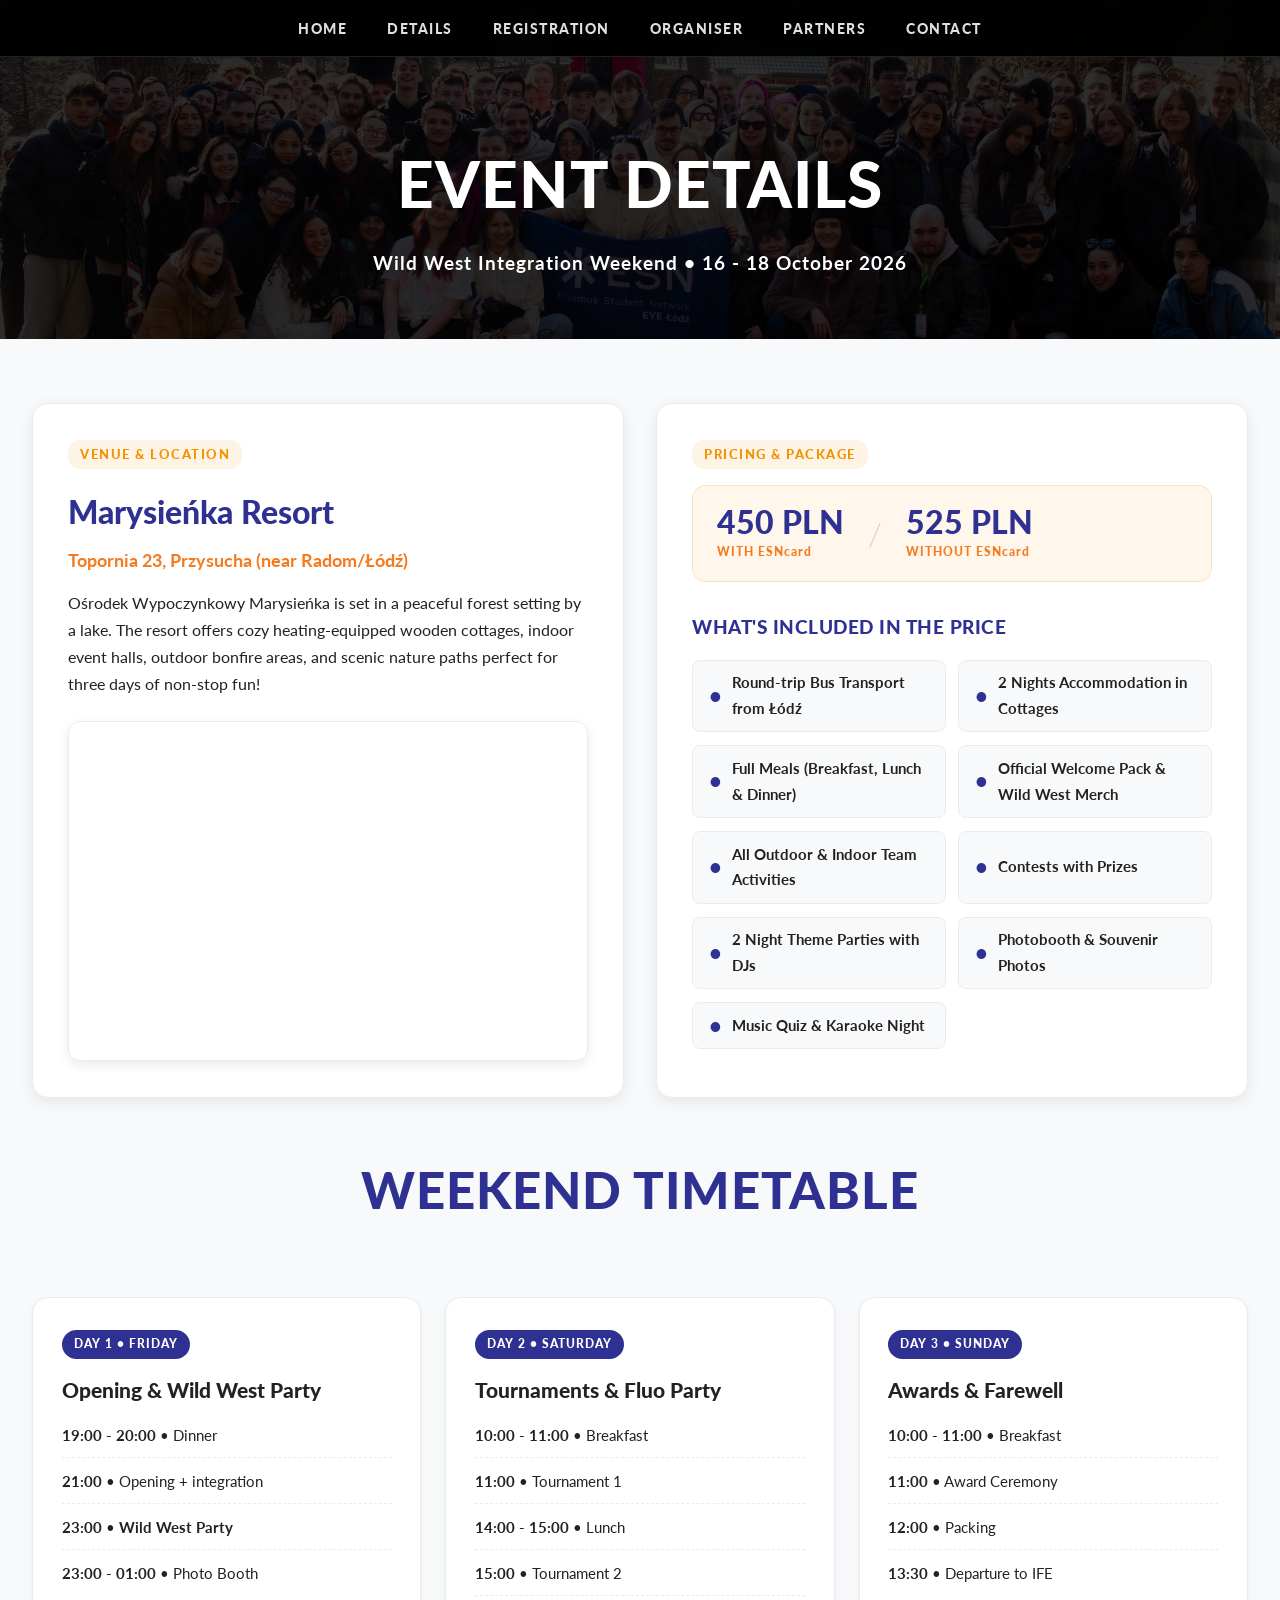
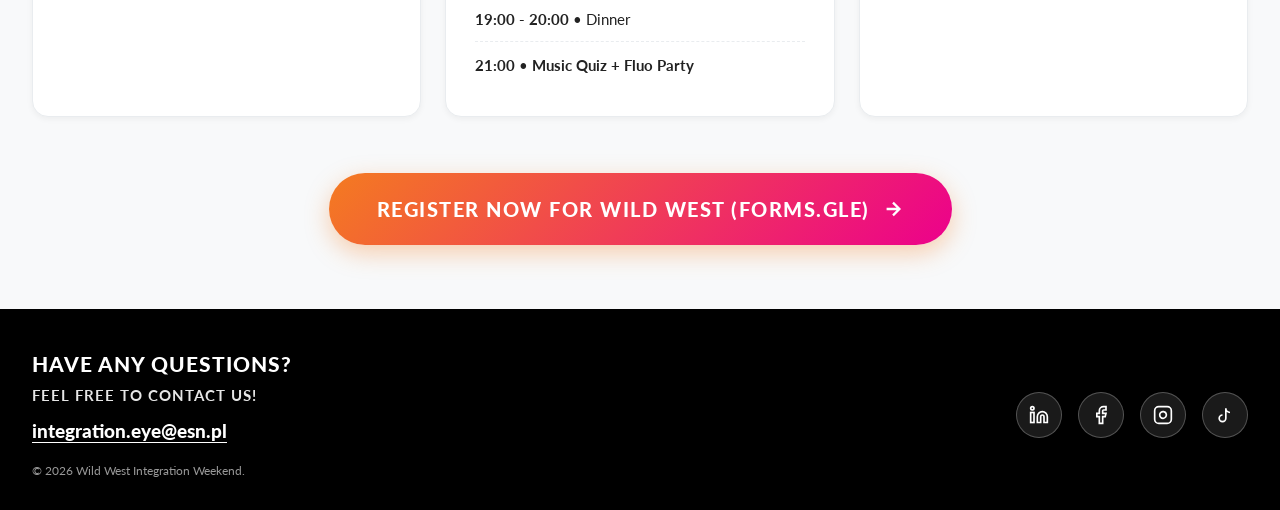
<file: details.html>
<!DOCTYPE html>
<html lang="en">

<head>
    <meta charset="UTF-8">
    <meta name="viewport" content="width=device-width, initial-scale=1.0">
    <title>Event Details | Wild West Integration Weekend</title>
    <link rel="icon" href="iw_black.png" type="image/png">
    <meta name="description" content="All details about Wild West Integration Weekend 2026: location, pricing, package inclusions, and weekend timetable.">

    <!-- Fonts -->
    <link rel="preconnect" href="https://fonts.googleapis.com">
    <link rel="preconnect" href="https://fonts.gstatic.com" crossorigin>
    <link href="https://fonts.googleapis.com/css2?family=Lato:wght@300;400;700;900&display=swap" rel="stylesheet">

    <!-- Styles -->
    <link rel="stylesheet" href="style.css">
</head>

<body>
    <!-- Navigation -->
    <nav class="navbar">
        <div class="nav-container">
            <div class="hamburger" id="hamburger">
                <span></span>
                <span></span>
                <span></span>
            </div>
            <ul class="nav-menu" id="navMenu">
                <li><a href="index.html" class="nav-link">HOME</a></li>
                <li><a href="details.html" class="nav-link active">DETAILS</a></li>
                <li><a href="registration.html" class="nav-link">REGISTRATION</a></li>
                <li><a href="organizers.html" class="nav-link">ORGANISER</a></li>
                <li><a href="partners.html" class="nav-link">PARTNERS</a></li>
                <li><a href="#contact" class="nav-link">CONTACT</a></li>
            </ul>
        </div>
    </nav>

    <!-- Subpage Hero Banner -->
    <section class="page-hero">
        <div class="page-hero-bg"></div>
        <div class="container page-hero-content fade-in">
            <h1 class="page-hero-title">EVENT DETAILS</h1>
            <p class="page-hero-subtitle">Wild West Integration Weekend &bull; 16 - 18 October 2026</p>
        </div>
    </section>

    <!-- Event Details Main Content Section -->
    <section id="details" class="details-section">
        <div class="container">
            <div class="details-fullwidth-grid">
                <!-- Left Column: Location & Venue -->
                <div class="detail-card location-card">
                    <div class="detail-header-badge">VENUE & LOCATION</div>
                    <h2 class="location-resort">Marysieńka Resort</h2>
                    <p class="location-address">Topornia 23, Przysucha (near Radom/Łódź)</p>
                    <p class="location-desc">
                        Ośrodek Wypoczynkowy Marysieńka is set in a peaceful forest setting by a lake. The resort offers cozy heating-equipped wooden cottages, indoor event halls, outdoor bonfire areas, and scenic nature paths perfect for three days of non-stop fun!
                    </p>

                    <div class="map-container-large">
                        <iframe width="100%" height="100%" frameborder="0" style="border:0"
                            src="https://maps.google.com/maps?q=Ośrodek+Wypoczynkowy+Marysieńka+Topornia&t=&z=14&ie=UTF8&iwloc=&output=embed"
                            allowfullscreen title="Resort Location Map">
                        </iframe>
                    </div>
                </div>

                <!-- Right Column: Price & Package -->
                <div class="detail-card package-card">
                    <div class="detail-header-badge">PRICING & PACKAGE</div>
                    <div class="price-header-box">
                        <div class="price-tag-item">
                            <span class="price-amount">450 PLN</span>
                            <span class="price-label">WITH ESNcard</span>
                        </div>
                        <div class="price-divider">/</div>
                        <div class="price-tag-item">
                            <span class="price-amount">525 PLN</span>
                            <span class="price-label">WITHOUT ESNcard</span>
                        </div>
                    </div>

                    <div class="package-included-block">
                        <h3 class="package-title">WHAT'S INCLUDED IN THE PRICE</h3>
                        <div class="package-grid">
                            <div class="package-item">
                                <span class="package-bullet">•</span>
                                <span>Round-trip Bus Transport from Łódź</span>
                            </div>
                            <div class="package-item">
                                <span class="package-bullet">•</span>
                                <span>2 Nights Accommodation in Cottages</span>
                            </div>
                            <div class="package-item">
                                <span class="package-bullet">•</span>
                                <span>Full Meals (Breakfast, Lunch & Dinner)</span>
                            </div>
                            <div class="package-item">
                                <span class="package-bullet">•</span>
                                <span>Official Welcome Pack & Wild West Merch</span>
                            </div>
                            <div class="package-item">
                                <span class="package-bullet">•</span>
                                <span>All Outdoor & Indoor Team Activities</span>
                            </div>
                            <div class="package-item">
                                <span class="package-bullet">•</span>
                                <span>Contests with Prizes</span>
                            </div>
                            <div class="package-item">
                                <span class="package-bullet">•</span>
                                <span>2 Night Theme Parties with DJs</span>
                            </div>
                            <div class="package-item">
                                <span class="package-bullet">•</span>
                                <span>Photobooth & Souvenir Photos</span>
                            </div>
                            <div class="package-item">
                                <span class="package-bullet">•</span>
                                <span>Music Quiz & Karaoke Night</span>
                            </div>
                        </div>
                    </div>
                </div>
            </div>

            <!-- Schedule / Agenda Section -->
            <div class="schedule-container">
                <div class="section-header" style="margin-top: 3rem;">
                    <h2 class="section-title">WEEKEND TIMETABLE</h2>
                </div>
                <div class="schedule-grid">
                    <div class="schedule-card">
                        <div class="schedule-day-badge">DAY 1 &bull; FRIDAY</div>
                        <h3 class="schedule-day-title">Opening & Wild West Party</h3>
                        <ul class="schedule-list">
                            <li><strong>19:00 - 20:00</strong> &bull; Dinner</li>
                            <li><strong>21:00</strong> &bull; Opening + integration</li>
                            <li><strong>23:00</strong> &bull; <strong>Wild West Party</strong></li>
                            <li><strong>23:00 - 01:00</strong> &bull; Photo Booth</li>
                        </ul>
                    </div>

                    <div class="schedule-card">
                        <div class="schedule-day-badge">DAY 2 &bull; SATURDAY</div>
                        <h3 class="schedule-day-title">Tournaments & Fluo Party</h3>
                        <ul class="schedule-list">
                            <li><strong>10:00 - 11:00</strong> &bull; Breakfast</li>
                            <li><strong>11:00</strong> &bull; Tournament 1</li>
                            <li><strong>14:00 - 15:00</strong> &bull; Lunch</li>
                            <li><strong>15:00</strong> &bull; Tournament 2</li>
                            <li><strong>19:00 - 20:00</strong> &bull; Dinner</li>
                            <li><strong>21:00</strong> &bull; <strong>Music Quiz + Fluo Party</strong></li>
                        </ul>
                    </div>

                    <div class="schedule-card">
                        <div class="schedule-day-badge">DAY 3 &bull; SUNDAY</div>
                        <h3 class="schedule-day-title">Awards & Farewell</h3>
                        <ul class="schedule-list">
                            <li><strong>10:00 - 11:00</strong> &bull; Breakfast</li>
                            <li><strong>11:00</strong> &bull; Award Ceremony</li>
                            <li><strong>12:00</strong> &bull; Packing</li>
                            <li><strong>13:30</strong> &bull; Departure to IFE</li>
                        </ul>
                    </div>
                </div>
            </div>

            <!-- Registration CTA -->
            <div class="details-cta-wrapper" style="margin-top: 3.5rem;">
                <a href="https://forms.gle/s6mo5vGVpaPwzKMKA" target="_blank" rel="noopener" class="registration-cta-btn">
                    REGISTER NOW FOR WILD WEST (FORMS.GLE)
                    <svg width="22" height="22" viewBox="0 0 24 24" fill="none" stroke="currentColor" stroke-width="2.5"><path d="M5 12h14M12 5l7 7-7 7"/></svg>
                </a>
            </div>
        </div>
    </section>

    <!-- Footer -->
    <footer id="contact" class="footer">
        <div class="container footer-container">
            <div class="footer-contact-info">
                <h3 class="footer-heading">HAVE ANY QUESTIONS?<br><span>FEEL FREE TO CONTACT US!</span></h3>
                <a href="mailto:integration.eye@esn.pl" class="footer-email-link">integration.eye@esn.pl</a>
                <p class="footer-copy">&copy; 2026 Wild West Integration Weekend.</p>
            </div>

            <div class="social-links">
                <a href="https://www.linkedin.com/company/esn-eye/posts/?feedView=all" target="_blank"
                    class="social-circle" aria-label="LinkedIn">
                    <svg width="20" height="20" viewBox="0 0 24 24" fill="none" stroke="currentColor" stroke-width="2">
                        <path d="M16 8a6 6 0 0 1 6 6v7h-4v-7a2 2 0 0 0-2-2 2 2 0 0 0-2 2v7h-4v-7a6 6 0 0 1 6-6z" />
                        <rect x="2" y="9" width="4" height="12" />
                        <circle cx="4" cy="4" r="2" />
                    </svg>
                </a>
                <a href="https://www.facebook.com/ESNEYElodz" target="_blank" class="social-circle"
                    aria-label="Facebook">
                    <svg width="20" height="20" viewBox="0 0 24 24" fill="none" stroke="currentColor" stroke-width="2">
                        <path d="M18 2h-3a5 5 0 0 0-5 5v3H7v4h3v8h4v-8h3l1-4h-4V7a1 1 0 0 1 1-1h3z" />
                    </svg>
                </a>
                <a href="https://www.instagram.com/esneye/" target="_blank" class="social-circle"
                    aria-label="Instagram">
                    <svg width="20" height="20" viewBox="0 0 24 24" fill="none" stroke="currentColor" stroke-width="2">
                        <rect x="2" y="2" width="20" height="20" rx="5" ry="5" />
                        <path d="M16 11.37A4 4 0 1 1 12.63 8 4 4 0 0 1 16 11.37z" />
                        <line x1="17.5" y1="6.5" x2="17.51" y2="6.5" />
                    </svg>
                </a>
                <a href="https://www.tiktok.com/@esneyelodz" target="_blank" class="social-circle" aria-label="TikTok">
                    <svg width="20" height="20" viewBox="0 0 24 24" fill="none" stroke="currentColor" stroke-width="2">
                        <path d="M9 12a4 4 0 1 0 4 4V4a5 5 0 0 0 5 5" />
                    </svg>
                </a>
            </div>
        </div>
    </footer>

    <!-- Scripts -->
    <script src="script.js"></script>
</body>

</html>
</file>
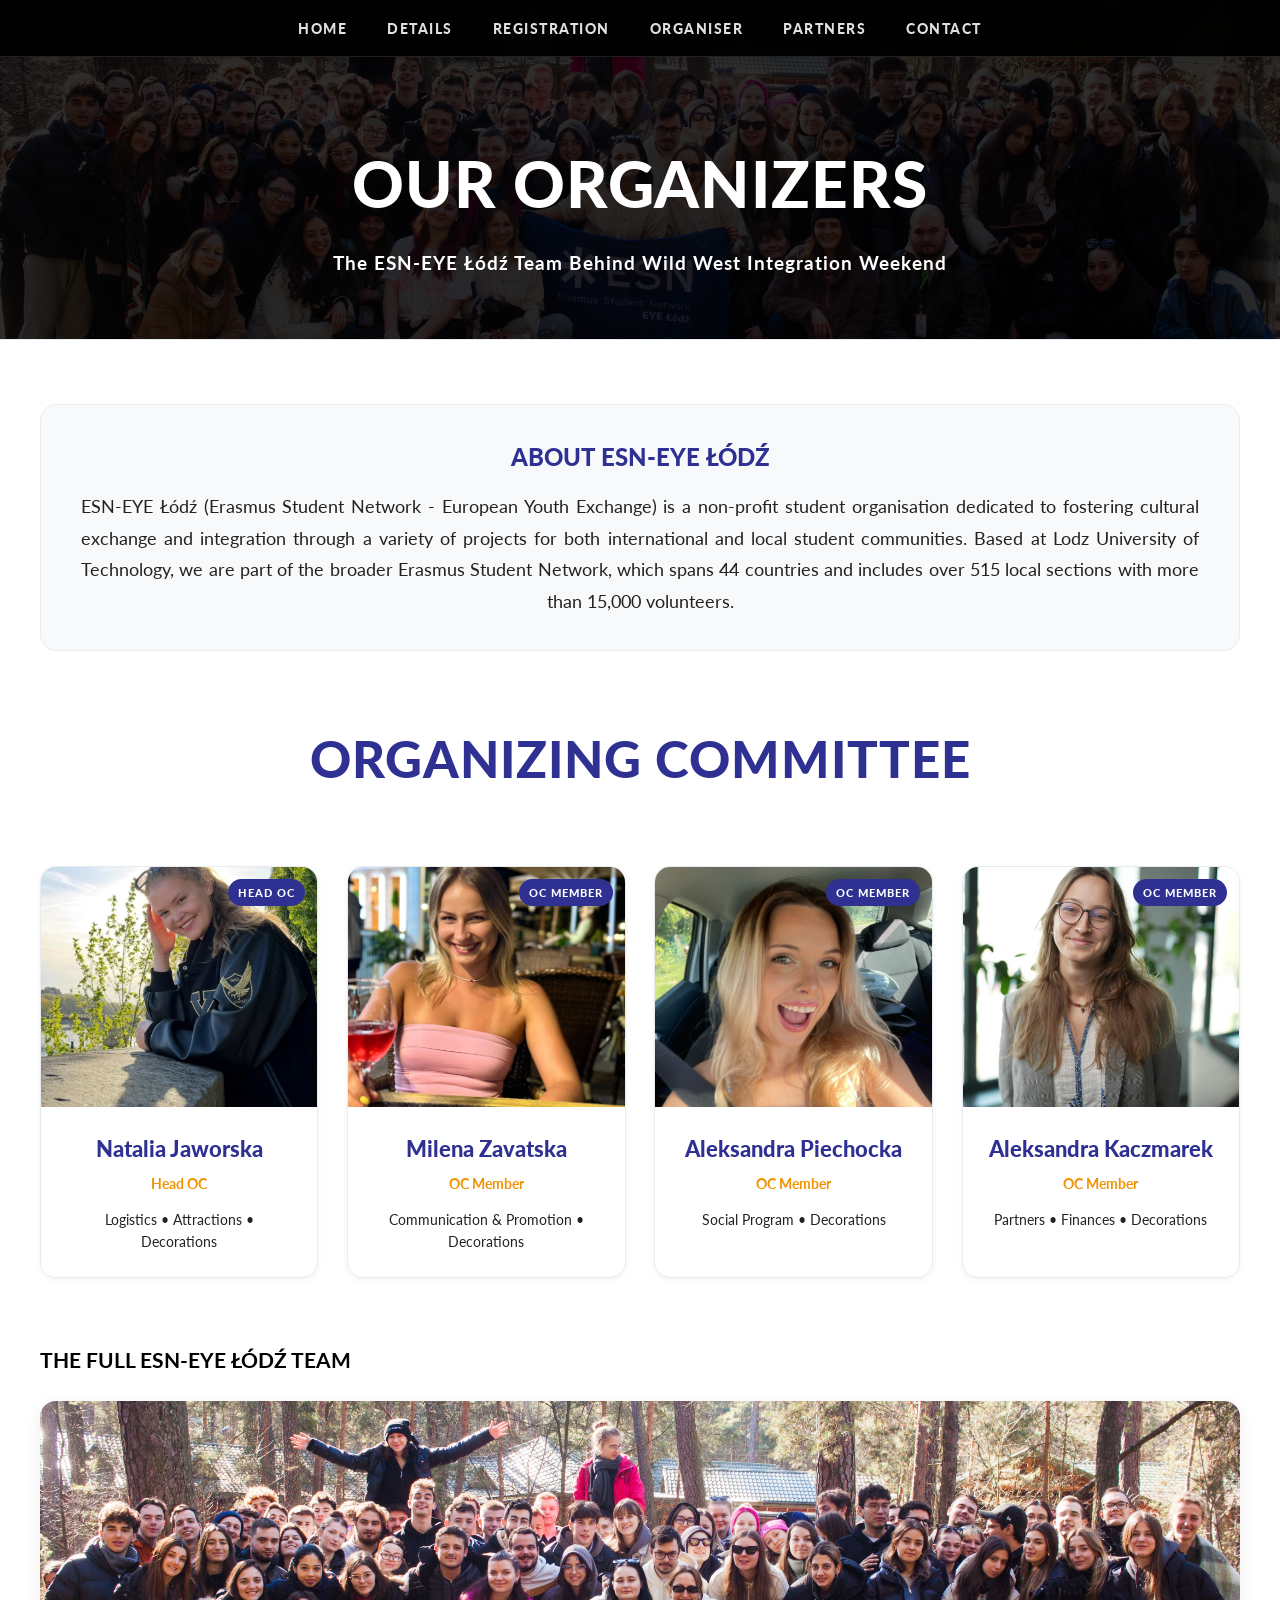
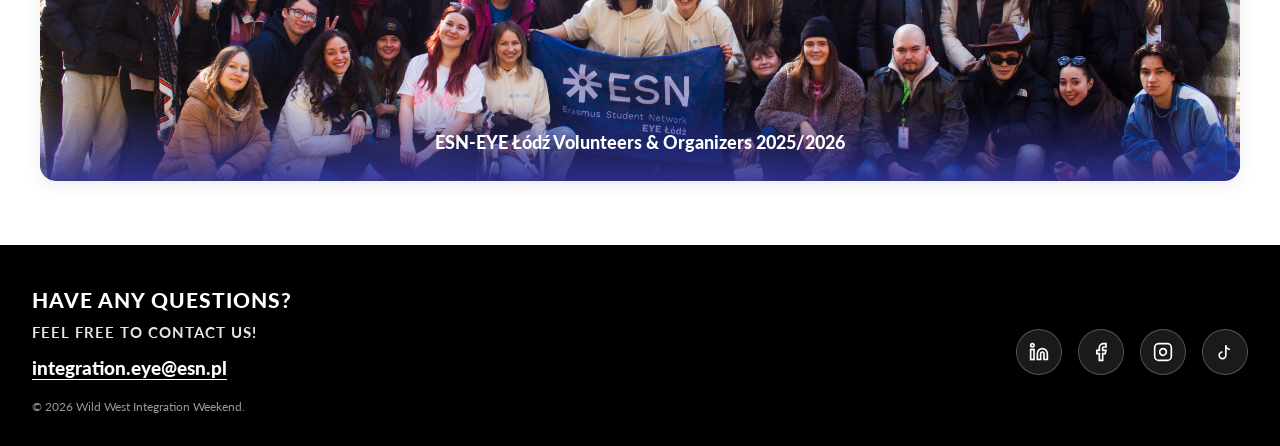
<file: organizers.html>
<!DOCTYPE html>
<html lang="en">

<head>
    <meta charset="UTF-8">
    <meta name="viewport" content="width=device-width, initial-scale=1.0">
    <title>Organizers | Wild West Integration Weekend</title>
    <link rel="icon" href="images/iw_black.png" type="image/png">
    <meta name="description" content="Meet the organizing team of ESN-EYE Łódź behind the Wild West Integration Weekend 2026.">

    <!-- Fonts -->
    <link rel="preconnect" href="https://fonts.googleapis.com">
    <link rel="preconnect" href="https://fonts.gstatic.com" crossorigin>
    <link href="https://fonts.googleapis.com/css2?family=Lato:wght@300;400;700;900&display=swap" rel="stylesheet">

    <!-- Styles -->
    <link rel="stylesheet" href="style.css">
</head>

<body>
    <!-- Navigation -->
    <nav class="navbar">
        <div class="nav-container">
            <div class="hamburger" id="hamburger">
                <span></span>
                <span></span>
                <span></span>
            </div>
            <ul class="nav-menu" id="navMenu">
                <li><a href="index.html" class="nav-link">HOME</a></li>
                <li><a href="details.html" class="nav-link">DETAILS</a></li>
                <li><a href="registration.html" class="nav-link">REGISTRATION</a></li>
                <li><a href="organizers.html" class="nav-link active">ORGANISER</a></li>
                <li><a href="partners.html" class="nav-link">PARTNERS</a></li>
                <li><a href="#contact" class="nav-link">CONTACT</a></li>
            </ul>
        </div>
    </nav>

    <!-- Subpage Hero Banner -->
    <section class="page-hero">
        <div class="page-hero-bg"></div>
        <div class="container page-hero-content fade-in">
            <h1 class="page-hero-title">OUR ORGANIZERS</h1>
            <p class="page-hero-subtitle">The ESN-EYE Łódź Team Behind Wild West Integration Weekend</p>
        </div>
    </section>

    <!-- Organizers Section -->
    <section id="organiser" class="organizer-section">
        <div class="container">
            <div class="organizer-content-wrapper">
                <div class="organizer-bio-box">
                    <h2 class="organizer-bio-title">ABOUT ESN-EYE ŁÓDŹ</h2>
                    <p class="organizer-bio">
                        ESN-EYE Łódź (Erasmus Student Network - European Youth Exchange) is a non-profit student
                        organisation dedicated to fostering cultural exchange and integration through a variety of
                        projects for both international and local student communities. Based at Lodz University of
                        Technology, we are part of the broader Erasmus Student Network, which spans 44 countries and
                        includes over 515 local sections with more than 15,000 volunteers.
                    </p>
                </div>

                <!-- Organizing Committee (4 Uncategorized Tiles with Name & Role Placeholders) -->
                <div class="organizer-tiles-section">
                    <div class="section-header">
                        <h2 class="section-title">ORGANIZING COMMITTEE</h2>
                    </div>

                    <div class="organizer-tiles-grid">
                        <!-- Organizer Tile 1: Natalia Jaworska -->
                        <div class="organizer-tile">
                            <div class="organizer-photo-wrapper" onclick="openLightbox('images/IWOC_Natalia J.jpeg')">
                                <img src="images/IWOC_Natalia J.jpeg" alt="Natalia Jaworska" class="organizer-tile-img">
                                <span class="organizer-role-badge">HEAD OC</span>
                            </div>
                            <div class="organizer-tile-info">
                                <h3 class="organizer-name">Natalia Jaworska</h3>
                                <p class="organizer-role">Head OC</p>
                                <p class="organizer-desc">Logistics &bull; Attractions &bull; Decorations</p>
                            </div>
                        </div>

                        <!-- Organizer Tile 2: Milena Zavatska -->
                        <div class="organizer-tile">
                            <div class="organizer-photo-wrapper" onclick="openLightbox('images/IWOC_Milena Z.jpeg')">
                                <img src="images/IWOC_Milena Z.jpeg" alt="Milena Zavatska" class="organizer-tile-img">
                                <span class="organizer-role-badge">OC MEMBER</span>
                            </div>
                            <div class="organizer-tile-info">
                                <h3 class="organizer-name">Milena Zavatska</h3>
                                <p class="organizer-role">OC Member</p>
                                <p class="organizer-desc">Communication & Promotion &bull; Decorations</p>
                            </div>
                        </div>

                        <!-- Organizer Tile 3: Aleksandra Piechocka -->
                        <div class="organizer-tile">
                            <div class="organizer-photo-wrapper" onclick="openLightbox('images/IWOC_Aleksandra P.jpeg')">
                                <img src="images/IWOC_Aleksandra P.jpeg" alt="Aleksandra Piechocka" class="organizer-tile-img">
                                <span class="organizer-role-badge">OC MEMBER</span>
                            </div>
                            <div class="organizer-tile-info">
                                <h3 class="organizer-name">Aleksandra Piechocka</h3>
                                <p class="organizer-role">OC Member</p>
                                <p class="organizer-desc">Social Program &bull; Decorations</p>
                            </div>
                        </div>

                        <!-- Organizer Tile 4: Aleksandra Kaczmarek -->
                        <div class="organizer-tile">
                            <div class="organizer-photo-wrapper" onclick="openLightbox('images/IWOC_Aleksandra K.jpeg')">
                                <img src="images/IWOC_Aleksandra K.jpeg" alt="Aleksandra Kaczmarek" class="organizer-tile-img">
                                <span class="organizer-role-badge">OC MEMBER</span>
                            </div>
                            <div class="organizer-tile-info">
                                <h3 class="organizer-name">Aleksandra Kaczmarek</h3>
                                <p class="organizer-role">OC Member</p>
                                <p class="organizer-desc">Partners &bull; Finances &bull; Decorations</p>
                            </div>
                        </div>
                    </div>
                </div>

                <!-- Full Team Showcase -->
                <div class="team-full-showcase" style="margin-top: 4rem;">
                    <h3 class="team-photos-title">THE FULL ESN-EYE ŁÓDŹ TEAM</h3>
                    <div class="main-team-banner" onclick="openLightbox('images/marzec - 2025 (IMG_4650).jpg')">
                        <img src="images/marzec - 2025 (IMG_4650).jpg" alt="ESN-EYE Łódź Team Group Photo">
                        <div class="team-banner-overlay">
                            <span>ESN-EYE Łódź Volunteers & Organizers 2025/2026</span>
                        </div>
                    </div>
                </div>
            </div>
        </div>
    </section>

    <!-- Lightbox Modal -->
    <div id="lightbox" class="lightbox" onclick="closeLightbox()">
        <span class="close-lightbox">&times;</span>
        <img class="lightbox-content" id="lightbox-img" alt="Enlarged organizer photo">
    </div>

    <!-- Footer -->
    <footer id="contact" class="footer">
        <div class="container footer-container">
            <div class="footer-contact-info">
                <h3 class="footer-heading">HAVE ANY QUESTIONS?<br><span>FEEL FREE TO CONTACT US!</span></h3>
                <a href="mailto:integration.eye@esn.pl" class="footer-email-link">integration.eye@esn.pl</a>
                <p class="footer-copy">&copy; 2026 Wild West Integration Weekend.</p>
            </div>

            <div class="social-links">
                <a href="https://www.linkedin.com/company/esn-eye/posts/?feedView=all" target="_blank"
                    class="social-circle" aria-label="LinkedIn">
                    <svg width="20" height="20" viewBox="0 0 24 24" fill="none" stroke="currentColor" stroke-width="2">
                        <path d="M16 8a6 6 0 0 1 6 6v7h-4v-7a2 2 0 0 0-2-2 2 2 0 0 0-2 2v7h-4v-7a6 6 0 0 1 6-6z" />
                        <rect x="2" y="9" width="4" height="12" />
                        <circle cx="4" cy="4" r="2" />
                    </svg>
                </a>
                <a href="https://www.facebook.com/ESNEYElodz" target="_blank" class="social-circle"
                    aria-label="Facebook">
                    <svg width="20" height="20" viewBox="0 0 24 24" fill="none" stroke="currentColor" stroke-width="2">
                        <path d="M18 2h-3a5 5 0 0 0-5 5v3H7v4h3v8h4v-8h3l1-4h-4V7a1 1 0 0 1 1-1h3z" />
                    </svg>
                </a>
                <a href="https://www.instagram.com/esneye/" target="_blank" class="social-circle"
                    aria-label="Instagram">
                    <svg width="20" height="20" viewBox="0 0 24 24" fill="none" stroke="currentColor" stroke-width="2">
                        <rect x="2" y="2" width="20" height="20" rx="5" ry="5" />
                        <path d="M16 11.37A4 4 0 1 1 12.63 8 4 4 0 0 1 16 11.37z" />
                        <line x1="17.5" y1="6.5" x2="17.51" y2="6.5" />
                    </svg>
                </a>
                <a href="https://www.tiktok.com/@esneyelodz" target="_blank" class="social-circle" aria-label="TikTok">
                    <svg width="20" height="20" viewBox="0 0 24 24" fill="none" stroke="currentColor" stroke-width="2">
                        <path d="M9 12a4 4 0 1 0 4 4V4a5 5 0 0 0 5 5" />
                    </svg>
                </a>
            </div>
        </div>
    </footer>

    <!-- Scripts -->
    <script src="script.js"></script>
</body>

</html>
</file>
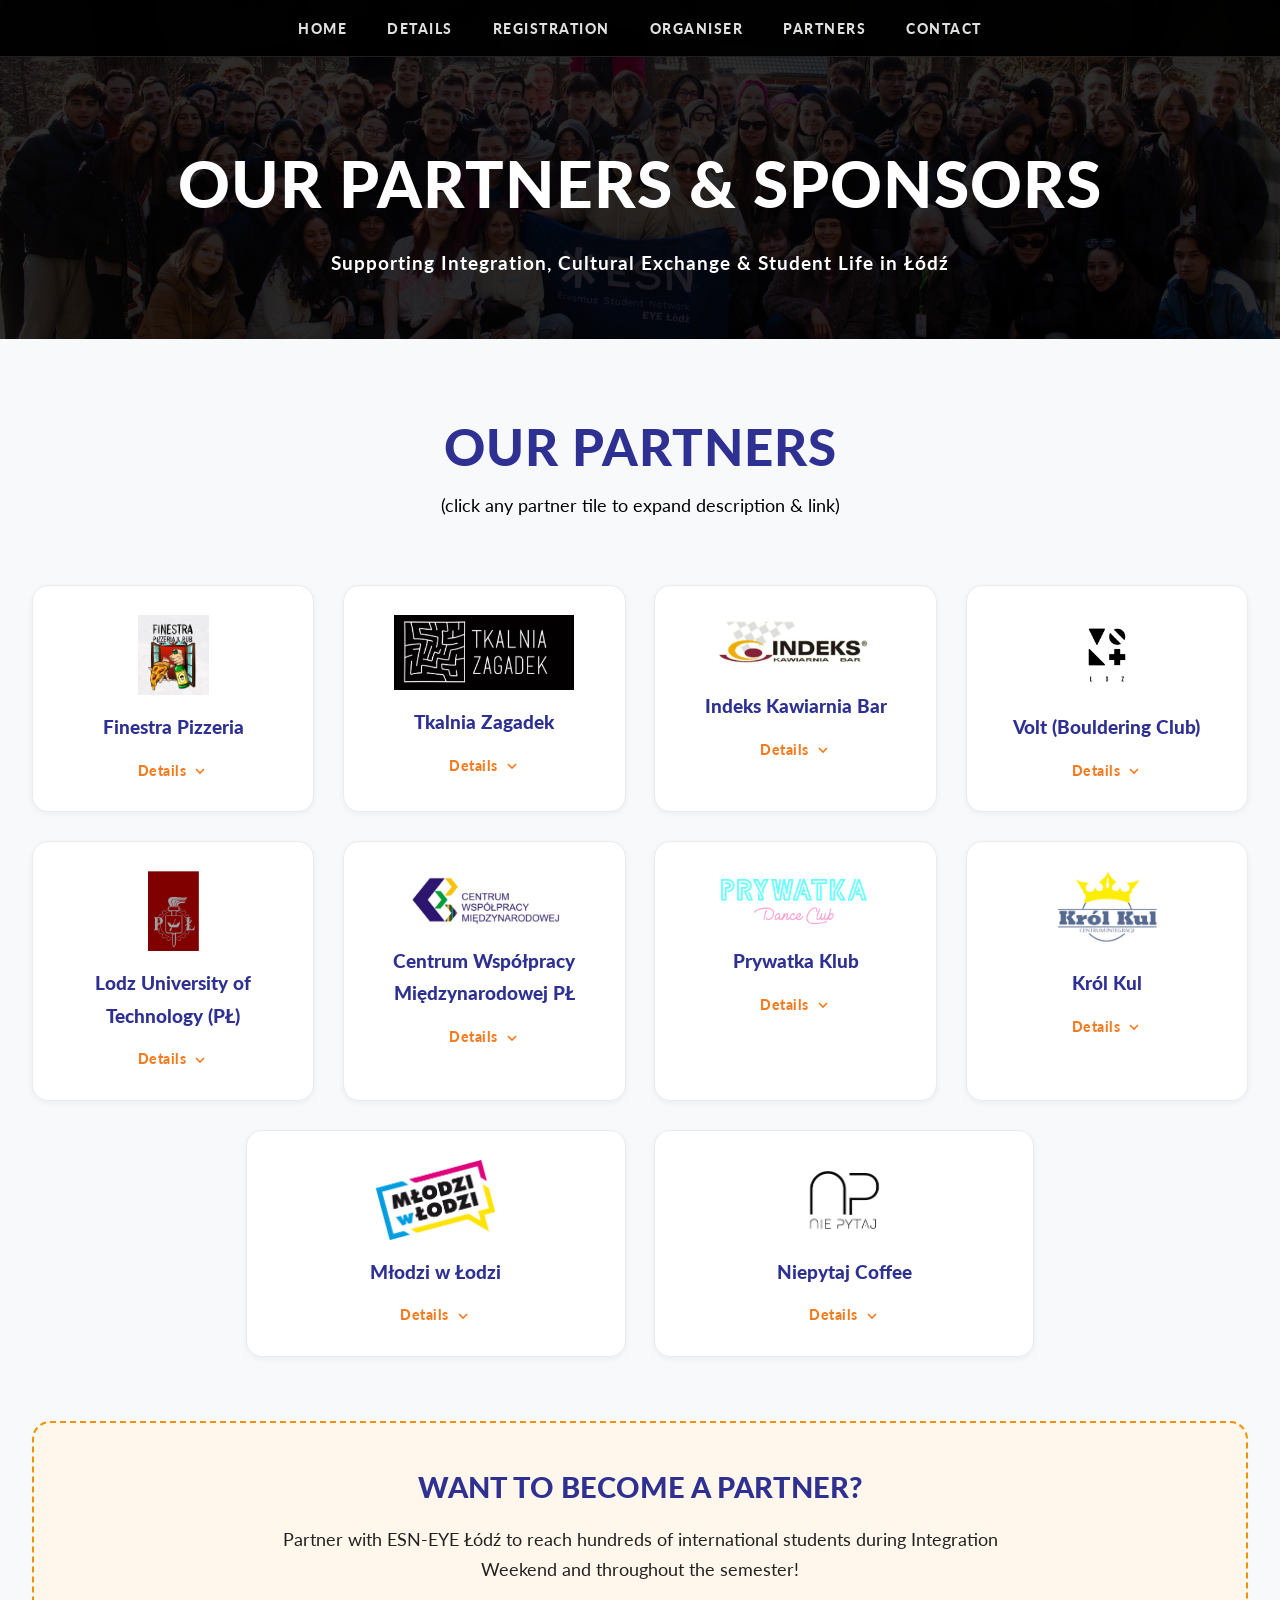
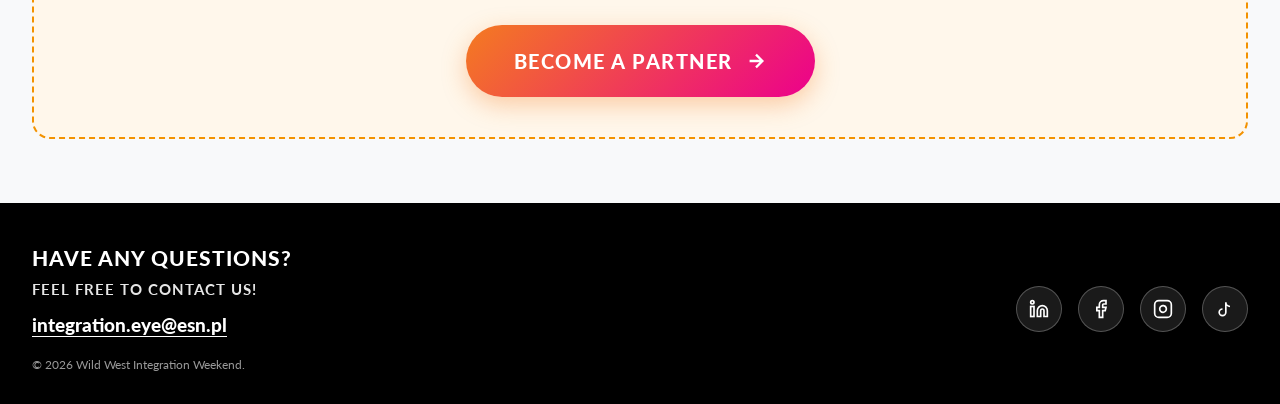
<file: partners.html>
<!DOCTYPE html>
<html lang="en">

<head>
    <meta charset="UTF-8">
    <meta name="viewport" content="width=device-width, initial-scale=1.0">
    <title>Partners | Wild West Integration Weekend</title>
    <link rel="icon" href="images/iw_black.png" type="image/png">
    <meta name="description" content="Discover our valued partners and sponsors supporting Wild West Integration Weekend 2026.">

    <!-- Fonts -->
    <link rel="preconnect" href="https://fonts.googleapis.com">
    <link rel="preconnect" href="https://fonts.gstatic.com" crossorigin>
    <link href="https://fonts.googleapis.com/css2?family=Lato:wght@300;400;700;900&display=swap" rel="stylesheet">

    <!-- Styles -->
    <link rel="stylesheet" href="style.css">
</head>

<body>
    <!-- Navigation -->
    <nav class="navbar">
        <div class="nav-container">
            <div class="hamburger" id="hamburger">
                <span></span>
                <span></span>
                <span></span>
            </div>
            <ul class="nav-menu" id="navMenu">
                <li><a href="index.html" class="nav-link">HOME</a></li>
                <li><a href="details.html" class="nav-link">DETAILS</a></li>
                <li><a href="registration.html" class="nav-link">REGISTRATION</a></li>
                <li><a href="organizers.html" class="nav-link">ORGANISER</a></li>
                <li><a href="partners.html" class="nav-link active">PARTNERS</a></li>
                <li><a href="#contact" class="nav-link">CONTACT</a></li>
            </ul>
        </div>
    </nav>

    <!-- Subpage Hero Banner -->
    <section class="page-hero">
        <div class="page-hero-bg"></div>
        <div class="container page-hero-content fade-in">
            <h1 class="page-hero-title">OUR PARTNERS & SPONSORS</h1>
            <p class="page-hero-subtitle">Supporting Integration, Cultural Exchange & Student Life in Łódź</p>
        </div>
    </section>

    <!-- Partners Main Uncategorized Expandable Tiles Section -->
    <section id="partners" class="partners-section">
        <div class="container">
            <div class="section-header">
                <h2 class="section-title">OUR PARTNERS</h2>
                <p class="partners-subtitle">(click any partner tile to expand description & link)</p>
            </div>

            <div class="partners-tiles-grid">
                <!-- Partner Tile 1: Finestra -->
                <div class="partner-expand-card">
                    <div class="partner-expand-header">
                        <img src="images/partner_finestra.png" alt="Finestra Pizzeria Logo" class="partner-expand-logo">
                        <h3 class="partner-expand-name">Finestra Pizzeria</h3>
                        <div class="partner-expand-toggle">
                            <span>Details</span>
                            <svg class="partner-expand-toggle-icon" width="16" height="16" viewBox="0 0 24 24" fill="none" stroke="currentColor" stroke-width="2.5"><polyline points="6 9 12 15 18 9"></polyline></svg>
                        </div>
                    </div>
                    <div class="partner-expand-body">
                        <p class="partner-expand-desc">Authentic Italian pizzeria partner offering delicious meals and student discounts.</p>
                        <a href="https://www.facebook.com/finestrapizzeria/?locale=pl_PL" target="_blank" rel="noopener" class="partner-expand-link">Visit Facebook &rarr;</a>
                    </div>
                </div>

                <!-- Partner Tile 2: Tkalnia -->
                <div class="partner-expand-card">
                    <div class="partner-expand-header">
                        <img src="images/partner_tkalnia.png" alt="Tkalnia Zagadek Logo" class="partner-expand-logo">
                        <h3 class="partner-expand-name">Tkalnia Zagadek</h3>
                        <div class="partner-expand-toggle">
                            <span>Details</span>
                            <svg class="partner-expand-toggle-icon" width="16" height="16" viewBox="0 0 24 24" fill="none" stroke="currentColor" stroke-width="2.5"><polyline points="6 9 12 15 18 9"></polyline></svg>
                        </div>
                    </div>
                    <div class="partner-expand-body">
                        <p class="partner-expand-desc">Premier Escape Room venue in Łódź offering exciting team puzzle challenges and adventures.</p>
                        <a href="https://tkalniazagadek.pl/" target="_blank" rel="noopener" class="partner-expand-link">Visit Website &rarr;</a>
                    </div>
                </div>

                <!-- Partner Tile 3: Indeks -->
                <div class="partner-expand-card">
                    <div class="partner-expand-header">
                        <img src="images/partner_indeks.png" alt="Indeks Kawiarnia Bar Logo" class="partner-expand-logo">
                        <h3 class="partner-expand-name">Indeks Kawiarnia Bar</h3>
                        <div class="partner-expand-toggle">
                            <span>Details</span>
                            <svg class="partner-expand-toggle-icon" width="16" height="16" viewBox="0 0 24 24" fill="none" stroke="currentColor" stroke-width="2.5"><polyline points="6 9 12 15 18 9"></polyline></svg>
                        </div>
                    </div>
                    <div class="partner-expand-body">
                        <p class="partner-expand-desc">Cozy student cafe and pub partner located right near the university campus.</p>
                        <a href="https://www.facebook.com/p/Indeks-kawiarnia-bar-100057157821869/" target="_blank" rel="noopener" class="partner-expand-link">Visit Facebook &rarr;</a>
                    </div>
                </div>

                <!-- Partner Tile 4: VOLT -->
                <div class="partner-expand-card">
                    <div class="partner-expand-header">
                        <img src="images/partner_volt.jpeg" alt="Volt Bouldering Club Logo" class="partner-expand-logo">
                        <h3 class="partner-expand-name">Volt (Bouldering Club)</h3>
                        <div class="partner-expand-toggle">
                            <span>Details</span>
                            <svg class="partner-expand-toggle-icon" width="16" height="16" viewBox="0 0 24 24" fill="none" stroke="currentColor" stroke-width="2.5"><polyline points="6 9 12 15 18 9"></polyline></svg>
                        </div>
                    </div>
                    <div class="partner-expand-body">
                        <p class="partner-expand-desc">Premier bouldering and climbing club partner in Łódź offering climbing walls, challenges, and student passes.</p>
                        <a href="https://www.facebook.com/VoltCentrumWspinaczkowe/" target="_blank" rel="noopener" class="partner-expand-link">Visit Facebook &rarr;</a>
                    </div>
                </div>

                <!-- Partner Tile 5: PŁ -->
                <div class="partner-expand-card">
                    <div class="partner-expand-header">
                        <img src="images/partner_pl.png" alt="PŁ Logo" class="partner-expand-logo">
                        <h3 class="partner-expand-name">Lodz University of Technology (PŁ)</h3>
                        <div class="partner-expand-toggle">
                            <span>Details</span>
                            <svg class="partner-expand-toggle-icon" width="16" height="16" viewBox="0 0 24 24" fill="none" stroke="currentColor" stroke-width="2.5"><polyline points="6 9 12 15 18 9"></polyline></svg>
                        </div>
                    </div>
                    <div class="partner-expand-body">
                        <p class="partner-expand-desc">Leading technical university supporting ESN-EYE Łódź and international student initiatives.</p>
                        <a href="https://p.lodz.pl/" target="_blank" rel="noopener" class="partner-expand-link">Visit Website &rarr;</a>
                    </div>
                </div>

                <!-- Partner Tile 6: Centrum Współpracy -->
                <div class="partner-expand-card">
                    <div class="partner-expand-header">
                        <img src="images/partner_centrum.png" alt="Centrum Współpracy Międzynarodowej Logo" class="partner-expand-logo">
                        <h3 class="partner-expand-name">Centrum Współpracy Międzynarodowej PŁ</h3>
                        <div class="partner-expand-toggle">
                            <span>Details</span>
                            <svg class="partner-expand-toggle-icon" width="16" height="16" viewBox="0 0 24 24" fill="none" stroke="currentColor" stroke-width="2.5"><polyline points="6 9 12 15 18 9"></polyline></svg>
                        </div>
                    </div>
                    <div class="partner-expand-body">
                        <p class="partner-expand-desc">International Cooperation Centre at PŁ supporting international exchange students.</p>
                        <a href="https://cwm.p.lodz.pl/" target="_blank" rel="noopener" class="partner-expand-link">Visit Website &rarr;</a>
                    </div>
                </div>

                <!-- Partner Tile 7: Prywatka -->
                <div class="partner-expand-card">
                    <div class="partner-expand-header">
                        <img src="images/partner_prywatka.png" alt="Prywatka Klub Logo" class="partner-expand-logo">
                        <h3 class="partner-expand-name">Prywatka Klub</h3>
                        <div class="partner-expand-toggle">
                            <span>Details</span>
                            <svg class="partner-expand-toggle-icon" width="16" height="16" viewBox="0 0 24 24" fill="none" stroke="currentColor" stroke-width="2.5"><polyline points="6 9 12 15 18 9"></polyline></svg>
                        </div>
                    </div>
                    <div class="partner-expand-body">
                        <p class="partner-expand-desc">Popular Piotrkowska club partner known for student parties and vibrant music nights.</p>
                        <a href="https://www.prywatkaklub.pl/" target="_blank" rel="noopener" class="partner-expand-link">Visit Website &rarr;</a>
                    </div>
                </div>

                <!-- Partner Tile 8: Król Kul -->
                <div class="partner-expand-card">
                    <div class="partner-expand-header">
                        <img src="images/partner_krolkul.png" alt="Król Kul Logo" class="partner-expand-logo">
                        <h3 class="partner-expand-name">Król Kul</h3>
                        <div class="partner-expand-toggle">
                            <span>Details</span>
                            <svg class="partner-expand-toggle-icon" width="16" height="16" viewBox="0 0 24 24" fill="none" stroke="currentColor" stroke-width="2.5"><polyline points="6 9 12 15 18 9"></polyline></svg>
                        </div>
                    </div>
                    <div class="partner-expand-body">
                        <p class="partner-expand-desc">Popular bowling and entertainment center in Łódź offering billiards, arcade games, and student discounts.</p>
                        <a href="https://krolkul.pl/" target="_blank" rel="noopener" class="partner-expand-link">Visit Website &rarr;</a>
                    </div>
                </div>

                <!-- Partner Tile 9: Młodzi w Łodzi -->
                <div class="partner-expand-card">
                    <div class="partner-expand-header">
                        <img src="images/partner_mlodziwlodzi.jpeg" alt="Młodzi w Łodzi Logo" class="partner-expand-logo">
                        <h3 class="partner-expand-name">Młodzi w Łodzi</h3>
                        <div class="partner-expand-toggle">
                            <span>Details</span>
                            <svg class="partner-expand-toggle-icon" width="16" height="16" viewBox="0 0 24 24" fill="none" stroke="currentColor" stroke-width="2.5"><polyline points="6 9 12 15 18 9"></polyline></svg>
                        </div>
                    </div>
                    <div class="partner-expand-body">
                        <p class="partner-expand-desc">Official Youth & Student Initiative by the City of Łódź supporting student development, career opportunities, and cultural initiatives.</p>
                        <a href="https://mlodziwlodzi.pl/" target="_blank" rel="noopener" class="partner-expand-link">Visit Website &rarr;</a>
                    </div>
                </div>

                <!-- Partner Tile 10: Niepytaj Coffee -->
                <div class="partner-expand-card">
                    <div class="partner-expand-header">
                        <img src="images/partner_niepytaj.png" alt="Niepytaj Coffee Logo" class="partner-expand-logo">
                        <h3 class="partner-expand-name">Niepytaj Coffee</h3>
                        <div class="partner-expand-toggle">
                            <span>Details</span>
                            <svg class="partner-expand-toggle-icon" width="16" height="16" viewBox="0 0 24 24" fill="none" stroke="currentColor" stroke-width="2.5"><polyline points="6 9 12 15 18 9"></polyline></svg>
                        </div>
                    </div>
                    <div class="partner-expand-body">
                        <p class="partner-expand-desc">Cozy specialty coffee shop in Łódź offering premium roasted coffee, delicious treats, and student discounts.</p>
                        <a href="https://www.facebook.com/niepytaj.coffee/" target="_blank" rel="noopener" class="partner-expand-link">Visit Facebook &rarr;</a>
                    </div>
                </div>
            </div>

            <!-- Become a Partner CTA -->
            <div class="become-partner-card">
                <h3 class="become-partner-title">WANT TO BECOME A PARTNER?</h3>
                <p class="become-partner-text">
                    Partner with ESN-EYE Łódź to reach hundreds of international students during Integration Weekend and throughout the semester!
                </p>
                <a href="mailto:integration.eye@esn.pl?subject=Partner%20Inquiry%20-%20Wild%20West%20IW" class="registration-cta-btn" style="margin-top: 1rem;">
                    BECOME A PARTNER
                    <svg width="22" height="22" viewBox="0 0 24 24" fill="none" stroke="currentColor" stroke-width="2.5"><path d="M5 12h14M12 5l7 7-7 7"/></svg>
                </a>
            </div>
        </div>
    </section>

    <!-- Footer -->
    <footer id="contact" class="footer">
        <div class="container footer-container">
            <div class="footer-contact-info">
                <h3 class="footer-heading">HAVE ANY QUESTIONS?<br><span>FEEL FREE TO CONTACT US!</span></h3>
                <a href="mailto:integration.eye@esn.pl" class="footer-email-link">integration.eye@esn.pl</a>
                <p class="footer-copy">&copy; 2026 Wild West Integration Weekend.</p>
            </div>

            <div class="social-links">
                <a href="https://www.linkedin.com/company/esn-eye/posts/?feedView=all" target="_blank"
                    class="social-circle" aria-label="LinkedIn">
                    <svg width="20" height="20" viewBox="0 0 24 24" fill="none" stroke="currentColor" stroke-width="2">
                        <path d="M16 8a6 6 0 0 1 6 6v7h-4v-7a2 2 0 0 0-2-2 2 2 0 0 0-2 2v7h-4v-7a6 6 0 0 1 6-6z" />
                        <rect x="2" y="9" width="4" height="12" />
                        <circle cx="4" cy="4" r="2" />
                    </svg>
                </a>
                <a href="https://www.facebook.com/ESNEYElodz" target="_blank" class="social-circle"
                    aria-label="Facebook">
                    <svg width="20" height="20" viewBox="0 0 24 24" fill="none" stroke="currentColor" stroke-width="2">
                        <path d="M18 2h-3a5 5 0 0 0-5 5v3H7v4h3v8h4v-8h3l1-4h-4V7a1 1 0 0 1 1-1h3z" />
                    </svg>
                </a>
                <a href="https://www.instagram.com/esneye/" target="_blank" class="social-circle"
                    aria-label="Instagram">
                    <svg width="20" height="20" viewBox="0 0 24 24" fill="none" stroke="currentColor" stroke-width="2">
                        <rect x="2" y="2" width="20" height="20" rx="5" ry="5" />
                        <path d="M16 11.37A4 4 0 1 1 12.63 8 4 4 0 0 1 16 11.37z" />
                        <line x1="17.5" y1="6.5" x2="17.51" y2="6.5" />
                    </svg>
                </a>
                <a href="https://www.tiktok.com/@esneyelodz" target="_blank" class="social-circle" aria-label="TikTok">
                    <svg width="20" height="20" viewBox="0 0 24 24" fill="none" stroke="currentColor" stroke-width="2">
                        <path d="M9 12a4 4 0 1 0 4 4V4a5 5 0 0 0 5 5" />
                    </svg>
                </a>
            </div>
        </div>
    </footer>

    <!-- Scripts -->
    <script src="script.js"></script>
</body>

</html>
</file>
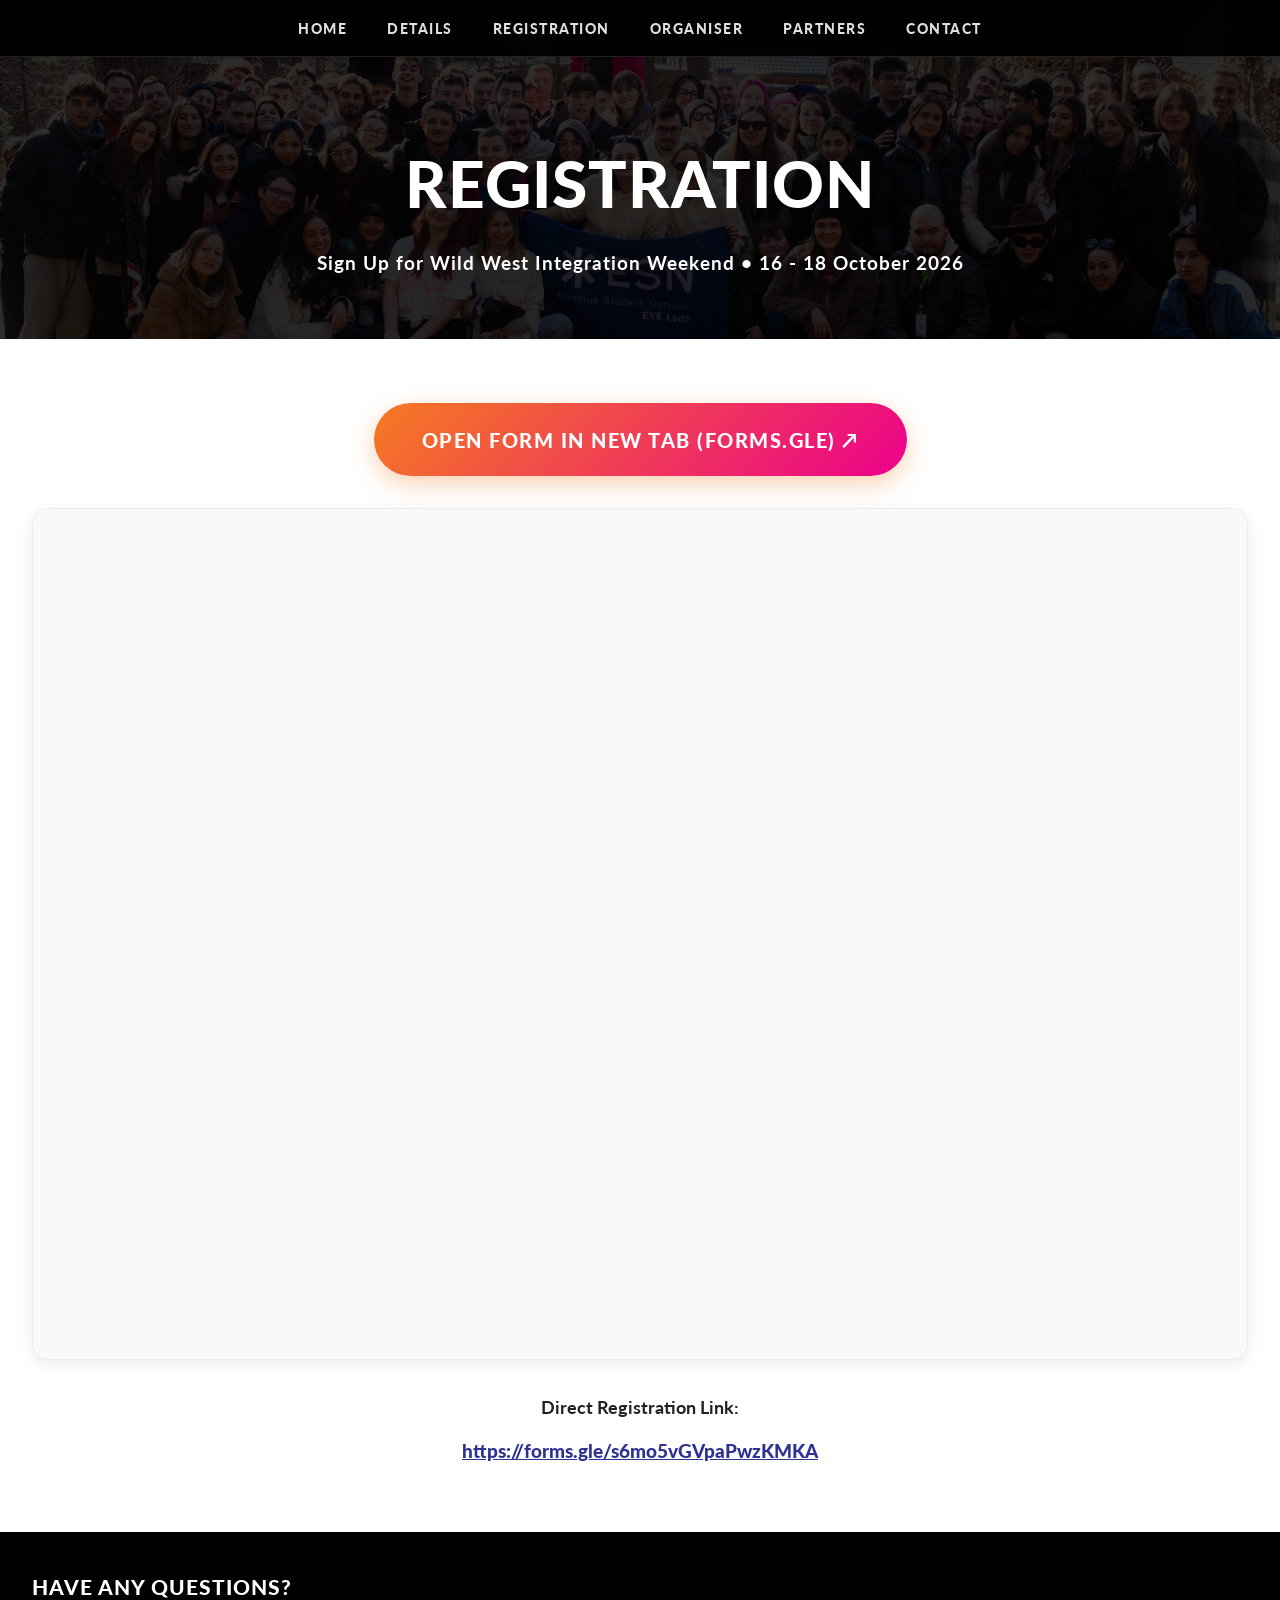
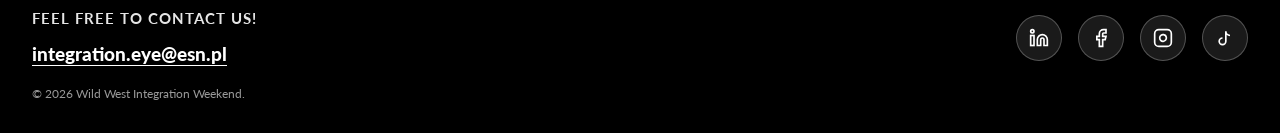
<file: registration.html>
<!DOCTYPE html>
<html lang="en">

<head>
    <meta charset="UTF-8">
    <meta name="viewport" content="width=device-width, initial-scale=1.0">
    <title>Registration | Wild West Integration Weekend</title>
    <link rel="icon" href="images/iw_black.png" type="image/png">
    <meta name="description" content="Sign up for Wild West Integration Weekend 2026. Register now to join the trip of your Erasmus!">

    <!-- Fonts -->
    <link rel="preconnect" href="https://fonts.googleapis.com">
    <link rel="preconnect" href="https://fonts.gstatic.com" crossorigin>
    <link href="https://fonts.googleapis.com/css2?family=Lato:wght@300;400;700;900&display=swap" rel="stylesheet">

    <!-- Styles -->
    <link rel="stylesheet" href="style.css">
</head>

<body>
    <!-- Navigation -->
    <nav class="navbar">
        <div class="nav-container">
            <div class="hamburger" id="hamburger">
                <span></span>
                <span></span>
                <span></span>
            </div>
            <ul class="nav-menu" id="navMenu">
                <li><a href="index.html" class="nav-link">HOME</a></li>
                <li><a href="details.html" class="nav-link">DETAILS</a></li>
                <li><a href="registration.html" class="nav-link active">REGISTRATION</a></li>
                <li><a href="organizers.html" class="nav-link">ORGANISER</a></li>
                <li><a href="partners.html" class="nav-link">PARTNERS</a></li>
                <li><a href="#contact" class="nav-link">CONTACT</a></li>
            </ul>
        </div>
    </nav>

    <!-- Subpage Hero Banner -->
    <section class="page-hero">
        <div class="page-hero-bg"></div>
        <div class="container page-hero-content fade-in">
            <h1 class="page-hero-title">REGISTRATION</h1>
            <p class="page-hero-subtitle">Sign Up for Wild West Integration Weekend &bull; 16 - 18 October 2026</p>
        </div>
    </section>

    <!-- Registration Form Section -->
    <section id="registration" class="registration-section">
        <div class="container">
            <div style="text-align: center; margin-bottom: 2rem;">
                <a href="https://forms.gle/s6mo5vGVpaPwzKMKA" target="_blank" rel="noopener" class="registration-cta-btn">
                    OPEN FORM IN NEW TAB (FORMS.GLE) ↗
                </a>
            </div>
            <div class="registration-content">
                <iframe
                    src="https://forms.gle/s6mo5vGVpaPwzKMKA"
                    width="100%" height="850" frameborder="0" marginheight="0" marginwidth="0" title="Registration Form">Ładuję…</iframe>
            </div>
            <div style="text-align: center; margin-top: 2rem;">
                <p style="font-weight: 700; color: var(--color-gray-dark); margin-bottom: 0.8rem;">Direct Registration Link:</p>
                <a href="https://forms.gle/s6mo5vGVpaPwzKMKA" target="_blank" rel="noopener" style="font-family: var(--font-header); font-weight: 900; font-size: 1.2rem; color: var(--slavic-blue); text-decoration: underline;">
                    https://forms.gle/s6mo5vGVpaPwzKMKA
                </a>
            </div>
        </div>
    </section>

    <!-- Footer -->
    <footer id="contact" class="footer">
        <div class="container footer-container">
            <div class="footer-contact-info">
                <h3 class="footer-heading">HAVE ANY QUESTIONS?<br><span>FEEL FREE TO CONTACT US!</span></h3>
                <a href="mailto:integration.eye@esn.pl" class="footer-email-link">integration.eye@esn.pl</a>
                <p class="footer-copy">&copy; 2026 Wild West Integration Weekend.</p>
            </div>

            <div class="social-links">
                <a href="https://www.linkedin.com/company/esn-eye/posts/?feedView=all" target="_blank"
                    class="social-circle" aria-label="LinkedIn">
                    <svg width="20" height="20" viewBox="0 0 24 24" fill="none" stroke="currentColor" stroke-width="2">
                        <path d="M16 8a6 6 0 0 1 6 6v7h-4v-7a2 2 0 0 0-2-2 2 2 0 0 0-2 2v7h-4v-7a6 6 0 0 1 6-6z" />
                        <rect x="2" y="9" width="4" height="12" />
                        <circle cx="4" cy="4" r="2" />
                    </svg>
                </a>
                <a href="https://www.facebook.com/ESNEYElodz" target="_blank" class="social-circle"
                    aria-label="Facebook">
                    <svg width="20" height="20" viewBox="0 0 24 24" fill="none" stroke="currentColor" stroke-width="2">
                        <path d="M18 2h-3a5 5 0 0 0-5 5v3H7v4h3v8h4v-8h3l1-4h-4V7a1 1 0 0 1 1-1h3z" />
                    </svg>
                </a>
                <a href="https://www.instagram.com/esneye/" target="_blank" class="social-circle"
                    aria-label="Instagram">
                    <svg width="20" height="20" viewBox="0 0 24 24" fill="none" stroke="currentColor" stroke-width="2">
                        <rect x="2" y="2" width="20" height="20" rx="5" ry="5" />
                        <path d="M16 11.37A4 4 0 1 1 12.63 8 4 4 0 0 1 16 11.37z" />
                        <line x1="17.5" y1="6.5" x2="17.51" y2="6.5" />
                    </svg>
                </a>
                <a href="https://www.tiktok.com/@esneyelodz" target="_blank" class="social-circle" aria-label="TikTok">
                    <svg width="20" height="20" viewBox="0 0 24 24" fill="none" stroke="currentColor" stroke-width="2">
                        <path d="M9 12a4 4 0 1 0 4 4V4a5 5 0 0 0 5 5" />
                    </svg>
                </a>
            </div>
        </div>
    </footer>

    <!-- Scripts -->
    <script src="script.js"></script>
</body>

</html>
</file>
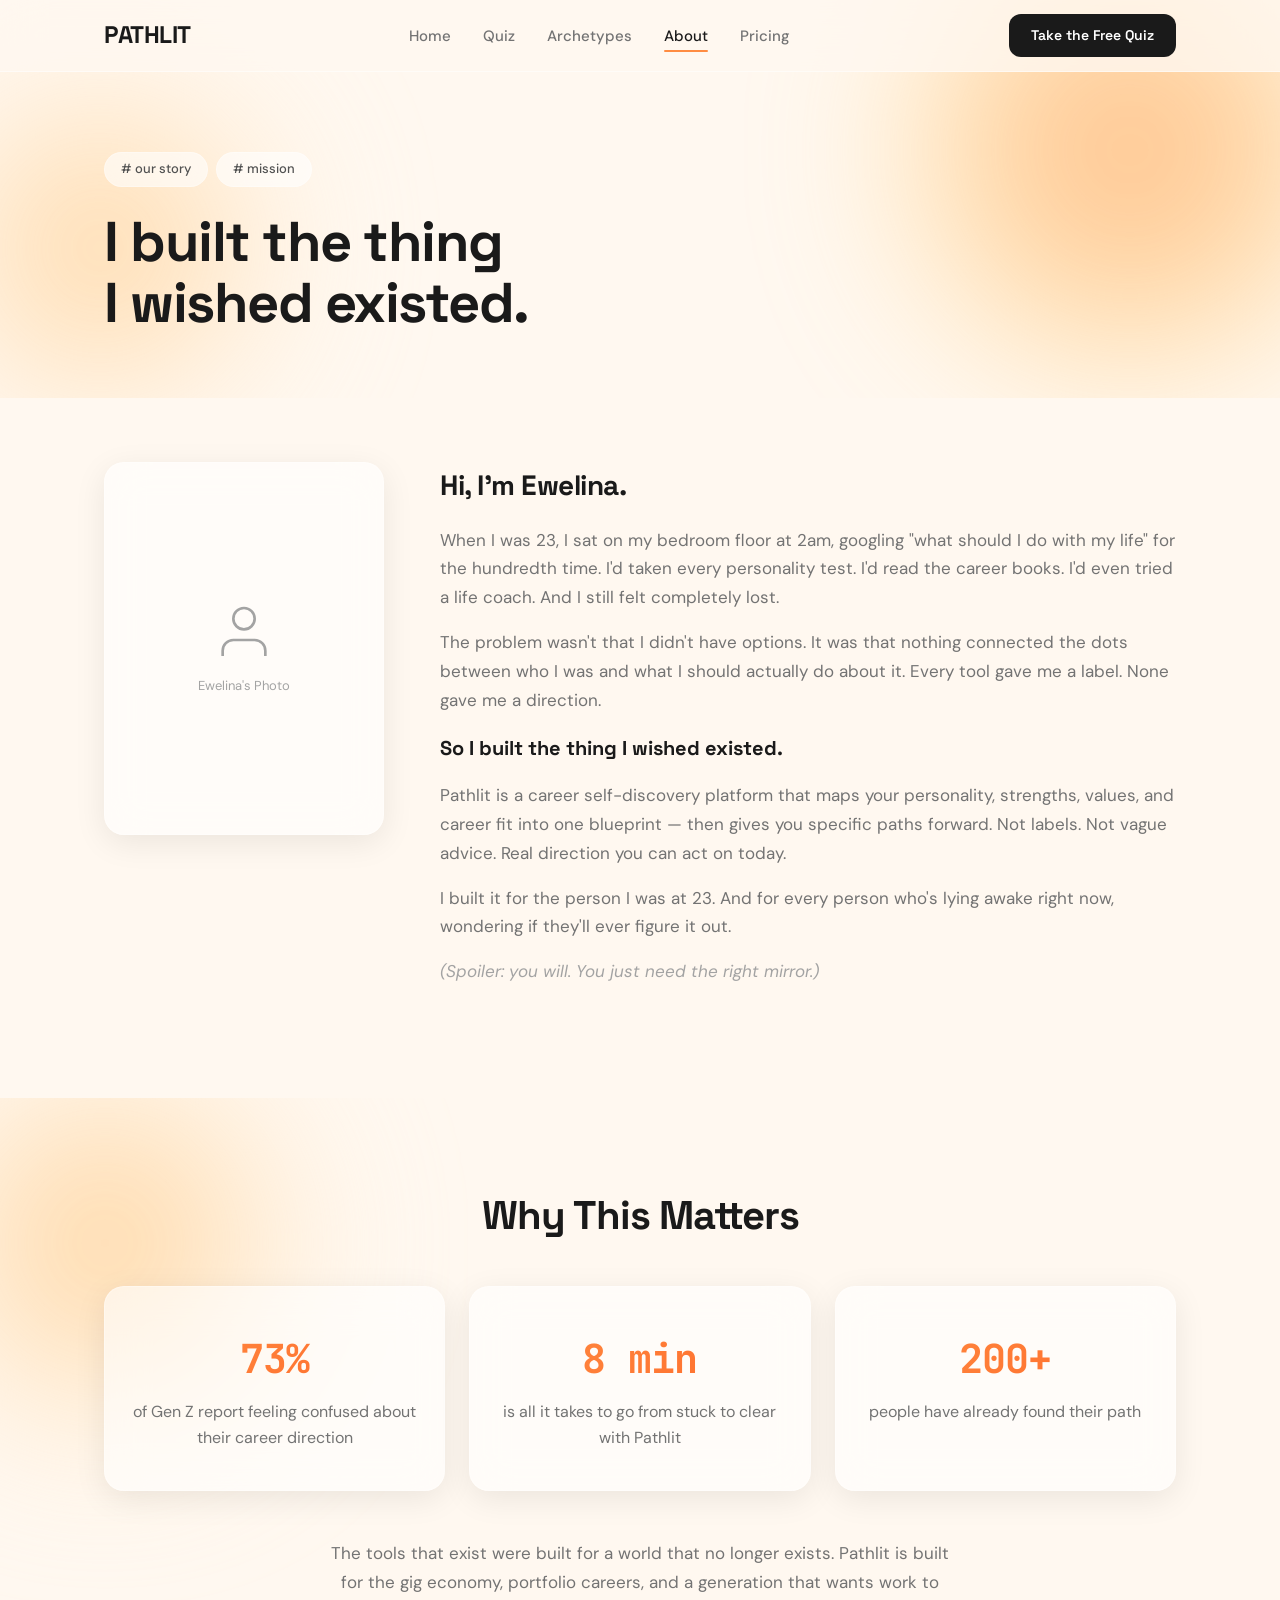
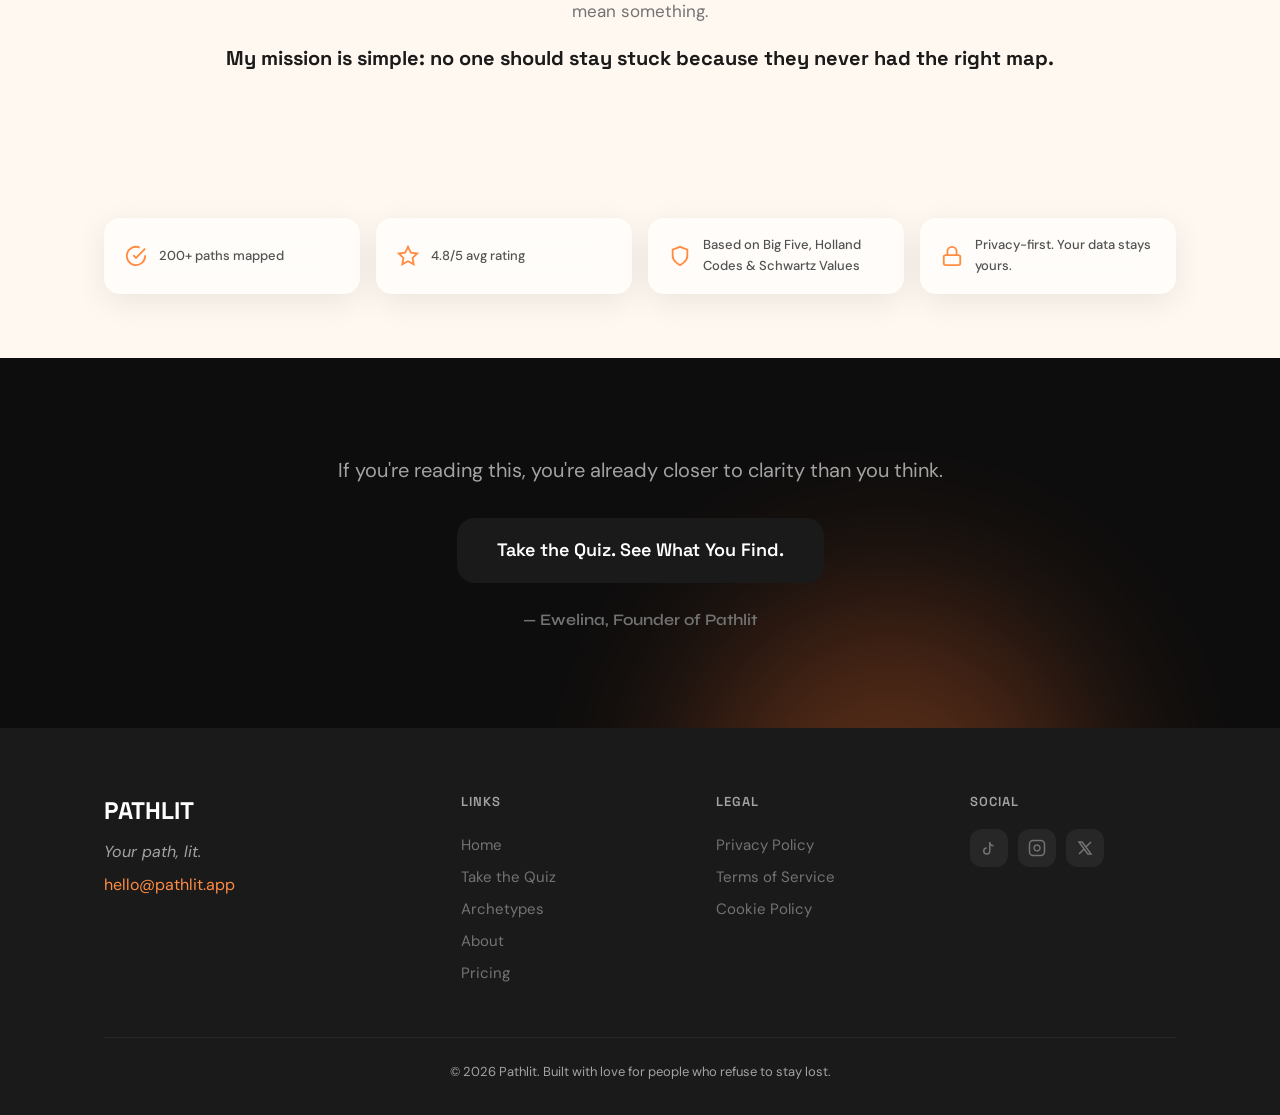
<file: pathlit/about.html>
<!DOCTYPE html>
<html lang="en">
<head>
    <meta charset="UTF-8">
    <meta name="viewport" content="width=device-width, initial-scale=1.0">
    <title>About Pathlit — Why I Built a Career Quiz That Actually Helps</title>
    <meta name="description" content="Pathlit founder Ewelina built the career self-discovery tool she wished existed at 23. Learn the story behind the free quiz helping Gen Z find direction.">

    <link rel="preconnect" href="https://fonts.googleapis.com">
    <link rel="preconnect" href="https://fonts.gstatic.com" crossorigin>
    <link href="https://fonts.googleapis.com/css2?family=Space+Grotesk:wght@400;500;600;700&family=DM+Sans:wght@400;500&family=Syne:wght@600;800&family=JetBrains+Mono:wght@400;700&display=swap" rel="stylesheet">

    <link rel="stylesheet" href="pathlit.css">
</head>
<body>
    <!-- Navigation -->
    <nav class="navbar">
        <div class="nav-container">
            <a href="index.html" class="nav-logo">PATHLIT</a>
            <div class="nav-links">
                <a href="index.html" class="nav-link">Home</a>
                <a href="quiz.html" class="nav-link">Quiz</a>
                <a href="archetypes.html" class="nav-link">Archetypes</a>
                <a href="about.html" class="nav-link active">About</a>
                <a href="clarity-pro.html" class="nav-link">Pricing</a>
            </div>
            <a href="quiz.html" class="nav-cta">Take the Free Quiz</a>
            <button class="hamburger" id="hamburger" aria-label="Menu">
                <span></span><span></span><span></span>
            </button>
        </div>
        <div class="mobile-menu" id="mobileMenu">
            <a href="index.html" class="mobile-link">Home</a>
            <a href="quiz.html" class="mobile-link">Quiz</a>
            <a href="archetypes.html" class="mobile-link">Archetypes</a>
            <a href="about.html" class="mobile-link active">About</a>
            <a href="clarity-pro.html" class="mobile-link">Pricing</a>
            <a href="quiz.html" class="mobile-cta">Take the Free Quiz</a>
        </div>
    </nav>

    <div class="mobile-sticky-cta">
        <a href="quiz.html" class="btn btn-primary btn-full">Take the Free Quiz</a>
    </div>

    <!-- About Hero -->
    <section class="about-hero">
        <div class="gradient-blob blob-1"></div>
        <div class="gradient-blob blob-2"></div>
        <div class="container">
            <div class="hero-tags">
                <span class="tag"># our story</span>
                <span class="tag"># mission</span>
            </div>
            <h1>I built the thing<br>I wished existed.</h1>
        </div>
    </section>

    <!-- Founder Story -->
    <section class="founder-story">
        <div class="container">
            <div class="founder-grid">
                <div class="founder-photo">
                    <div class="glass-panel photo-placeholder">
                        <svg width="64" height="64" viewBox="0 0 24 24" fill="none" stroke="currentColor" stroke-width="1"><path d="M20 21v-2a4 4 0 0 0-4-4H8a4 4 0 0 0-4 4v2"/><circle cx="12" cy="7" r="4"/></svg>
                        <span>Ewelina's Photo</span>
                    </div>
                </div>
                <div class="founder-text">
                    <p class="founder-greeting">Hi, I'm Ewelina.</p>
                    <p>When I was 23, I sat on my bedroom floor at 2am, googling "what should I do with my life" for the hundredth time. I'd taken every personality test. I'd read the career books. I'd even tried a life coach. And I still felt completely lost.</p>
                    <p>The problem wasn't that I didn't have options. It was that nothing connected the dots between who I was and what I should actually do about it. Every tool gave me a label. None gave me a direction.</p>
                    <p class="founder-highlight">So I built the thing I wished existed.</p>
                    <p>Pathlit is a career self-discovery platform that maps your personality, strengths, values, and career fit into one blueprint — then gives you specific paths forward. Not labels. Not vague advice. Real direction you can act on today.</p>
                    <p>I built it for the person I was at 23. And for every person who's lying awake right now, wondering if they'll ever figure it out.</p>
                    <p class="founder-aside">(Spoiler: you will. You just need the right mirror.)</p>
                </div>
            </div>
        </div>
    </section>

    <!-- Why This Matters -->
    <section class="why-matters">
        <div class="gradient-blob blob-4"></div>
        <div class="container">
            <h2 class="section-title">Why This Matters</h2>
            <div class="stats-grid">
                <div class="glass-panel stat-card">
                    <span class="stat-number">73%</span>
                    <p>of Gen Z report feeling confused about their career direction</p>
                </div>
                <div class="glass-panel stat-card">
                    <span class="stat-number">8 min</span>
                    <p>is all it takes to go from stuck to clear with Pathlit</p>
                </div>
                <div class="glass-panel stat-card">
                    <span class="stat-number">200+</span>
                    <p>people have already found their path</p>
                </div>
            </div>
            <p class="why-text">The tools that exist were built for a world that no longer exists. Pathlit is built for the gig economy, portfolio careers, and a generation that wants work to mean something.</p>
            <p class="why-mission">My mission is simple: no one should stay stuck because they never had the right map.</p>
        </div>
    </section>

    <!-- Trust Signals -->
    <section class="trust-signals">
        <div class="container">
            <div class="trust-grid">
                <div class="glass-panel trust-badge">
                    <svg width="22" height="22" viewBox="0 0 24 24" fill="none" stroke="currentColor" stroke-width="2"><path d="M22 11.08V12a10 10 0 1 1-5.93-9.14"/><polyline points="22 4 12 14.01 9 11.01"/></svg>
                    <span>200+ paths mapped</span>
                </div>
                <div class="glass-panel trust-badge">
                    <svg width="22" height="22" viewBox="0 0 24 24" fill="none" stroke="currentColor" stroke-width="2"><polygon points="12 2 15.09 8.26 22 9.27 17 14.14 18.18 21.02 12 17.77 5.82 21.02 7 14.14 2 9.27 8.91 8.26 12 2"/></svg>
                    <span>4.8/5 avg rating</span>
                </div>
                <div class="glass-panel trust-badge">
                    <svg width="22" height="22" viewBox="0 0 24 24" fill="none" stroke="currentColor" stroke-width="2"><path d="M12 22s8-4 8-10V5l-8-3-8 3v7c0 6 8 10 8 10z"/></svg>
                    <span>Based on Big Five, Holland Codes & Schwartz Values</span>
                </div>
                <div class="glass-panel trust-badge">
                    <svg width="22" height="22" viewBox="0 0 24 24" fill="none" stroke="currentColor" stroke-width="2"><rect x="3" y="11" width="18" height="11" rx="2" ry="2"/><path d="M7 11V7a5 5 0 0 1 10 0v4"/></svg>
                    <span>Privacy-first. Your data stays yours.</span>
                </div>
            </div>
        </div>
    </section>

    <!-- About CTA -->
    <section class="about-cta">
        <div class="gradient-blob blob-6"></div>
        <div class="container">
            <p class="about-cta-text">If you're reading this, you're already closer to clarity than you think.</p>
            <a href="quiz.html" class="btn btn-primary btn-lg">Take the Quiz. See What You Find.</a>
            <p class="about-cta-sign">— Ewelina, Founder of Pathlit</p>
        </div>
    </section>

    <!-- Footer -->
    <footer class="footer">
        <div class="container">
            <div class="footer-grid">
                <div class="footer-col">
                    <div class="footer-logo">PATHLIT</div>
                    <p class="footer-tagline">Your path, lit.</p>
                    <p class="footer-email">hello@pathlit.app</p>
                </div>
                <div class="footer-col">
                    <h4>Links</h4>
                    <a href="index.html">Home</a>
                    <a href="quiz.html">Take the Quiz</a>
                    <a href="archetypes.html">Archetypes</a>
                    <a href="about.html">About</a>
                    <a href="clarity-pro.html">Pricing</a>
                </div>
                <div class="footer-col">
                    <h4>Legal</h4>
                    <a href="#">Privacy Policy</a>
                    <a href="#">Terms of Service</a>
                    <a href="#">Cookie Policy</a>
                </div>
                <div class="footer-col">
                    <h4>Social</h4>
                    <div class="footer-social">
                        <a href="#" aria-label="TikTok"><svg width="18" height="18" viewBox="0 0 24 24" fill="none" stroke="currentColor" stroke-width="2"><path d="M9 12a4 4 0 1 0 4 4V4a5 5 0 0 0 5 5"/></svg></a>
                        <a href="#" aria-label="Instagram"><svg width="18" height="18" viewBox="0 0 24 24" fill="none" stroke="currentColor" stroke-width="2"><rect x="2" y="2" width="20" height="20" rx="5" ry="5"/><path d="M16 11.37A4 4 0 1 1 12.63 8 4 4 0 0 1 16 11.37z"/><line x1="17.5" y1="6.5" x2="17.51" y2="6.5"/></svg></a>
                        <a href="#" aria-label="Twitter/X"><svg width="18" height="18" viewBox="0 0 24 24" fill="none" stroke="currentColor" stroke-width="2"><path d="M4 4l11.733 16h4.267l-11.733 -16z"/><path d="M4 20l6.768 -6.768m2.46 -2.46l6.772 -6.772"/></svg></a>
                    </div>
                </div>
            </div>
            <div class="footer-bottom">
                <p>&copy; 2026 Pathlit. Built with love for people who refuse to stay lost.</p>
            </div>
        </div>
    </footer>

    <script src="pathlit.js"></script>
</body>
</html>
</file>
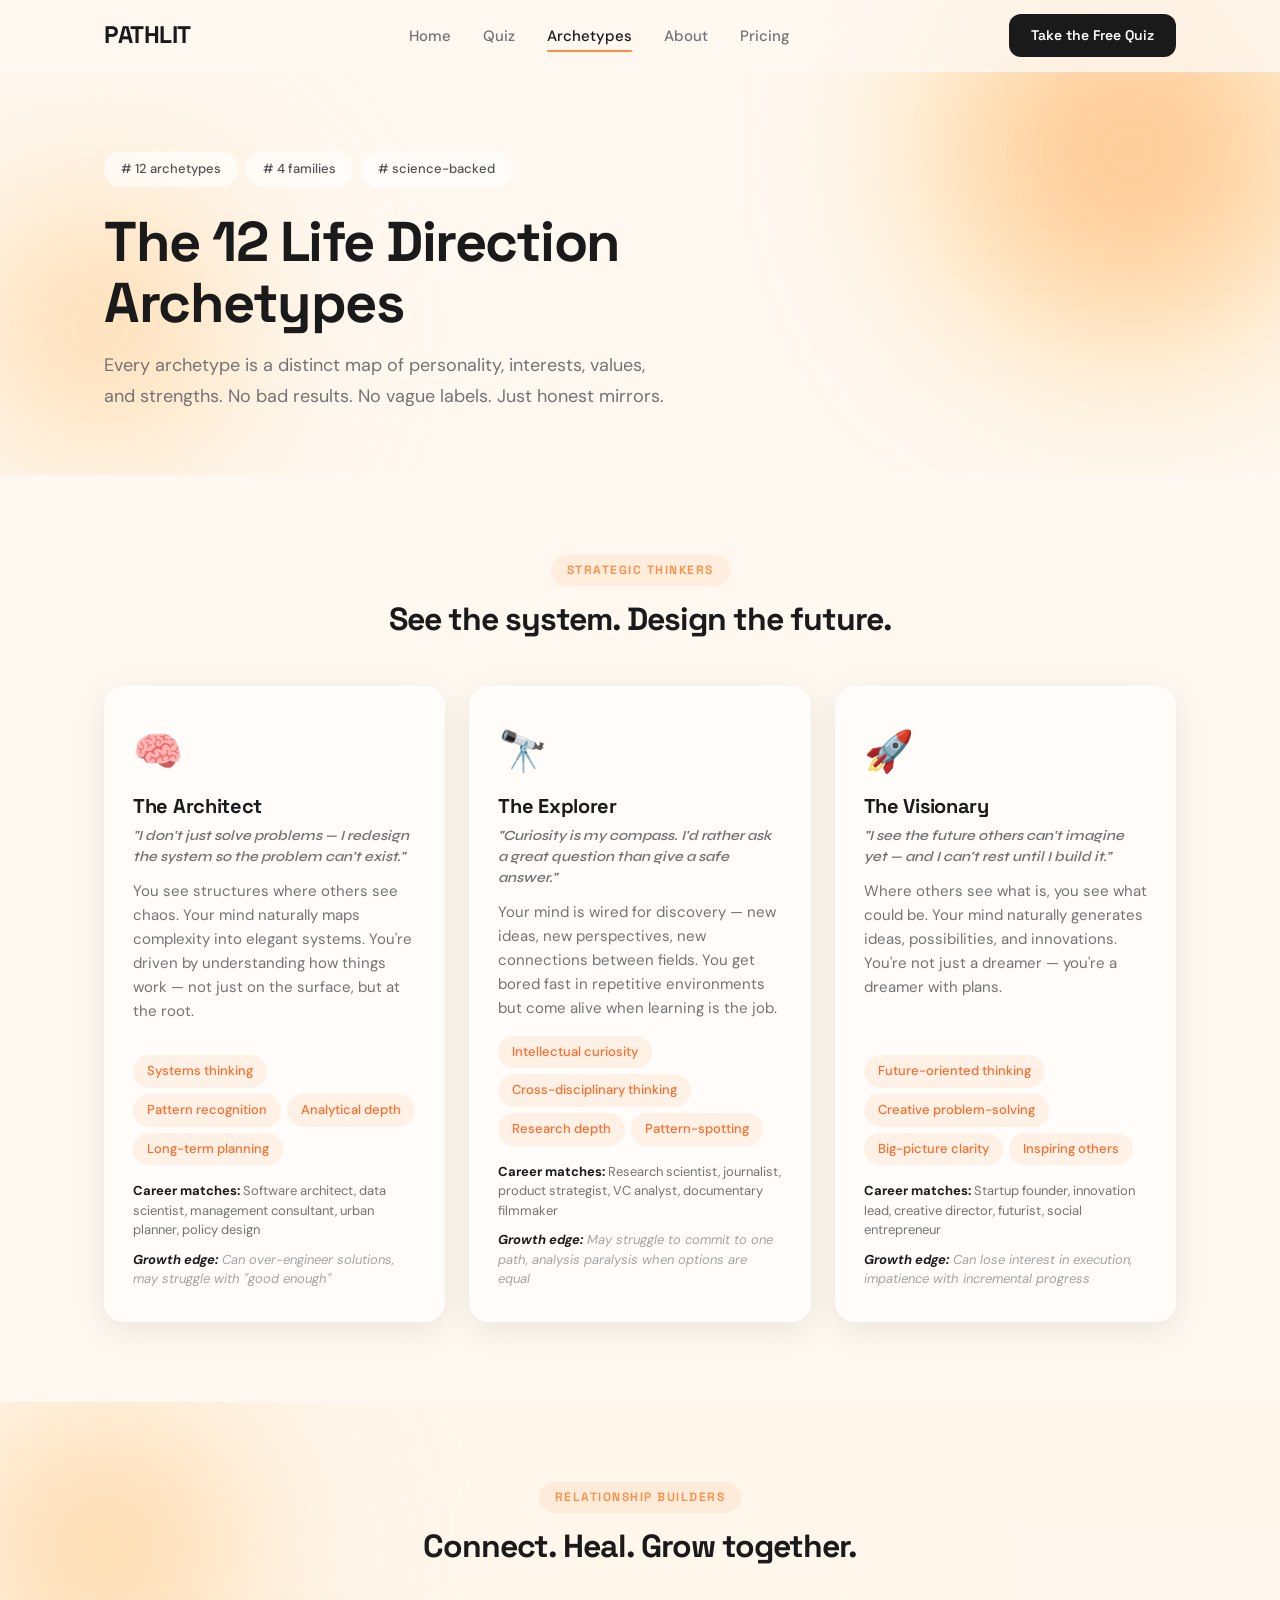
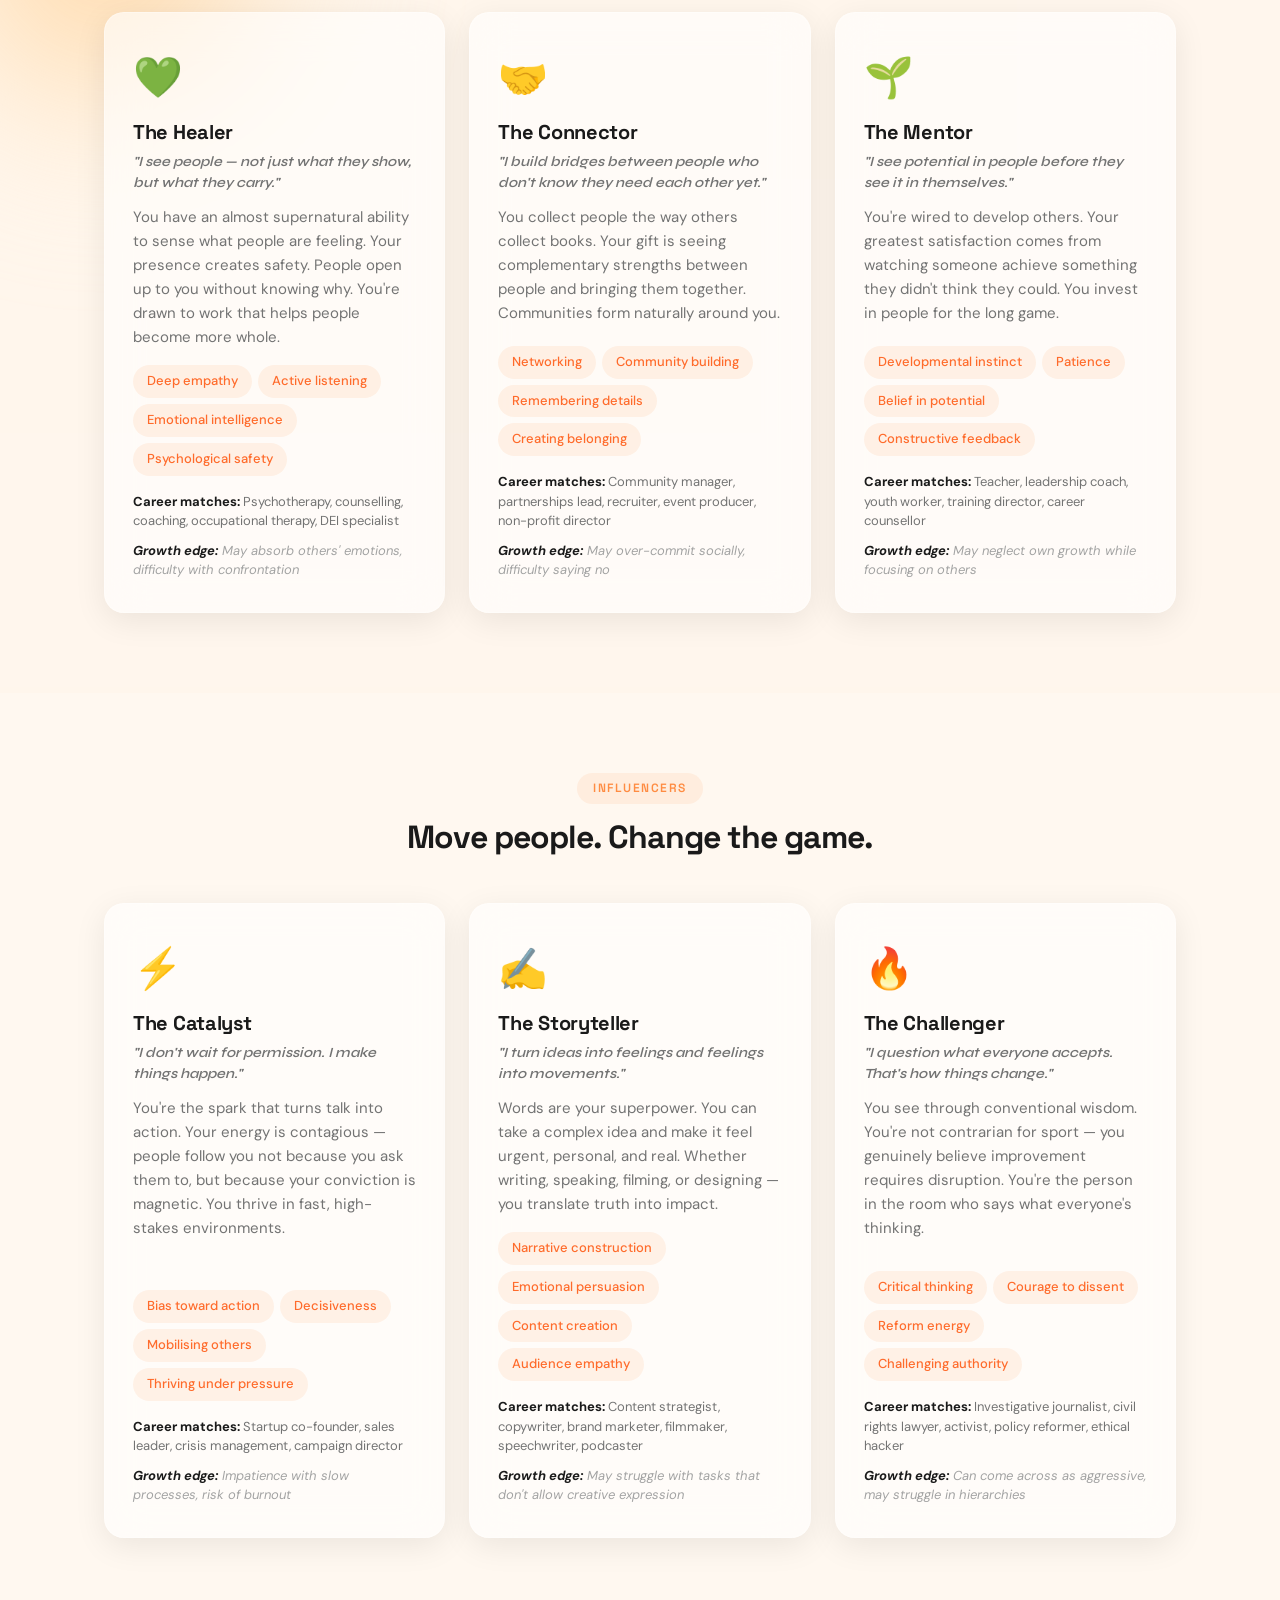
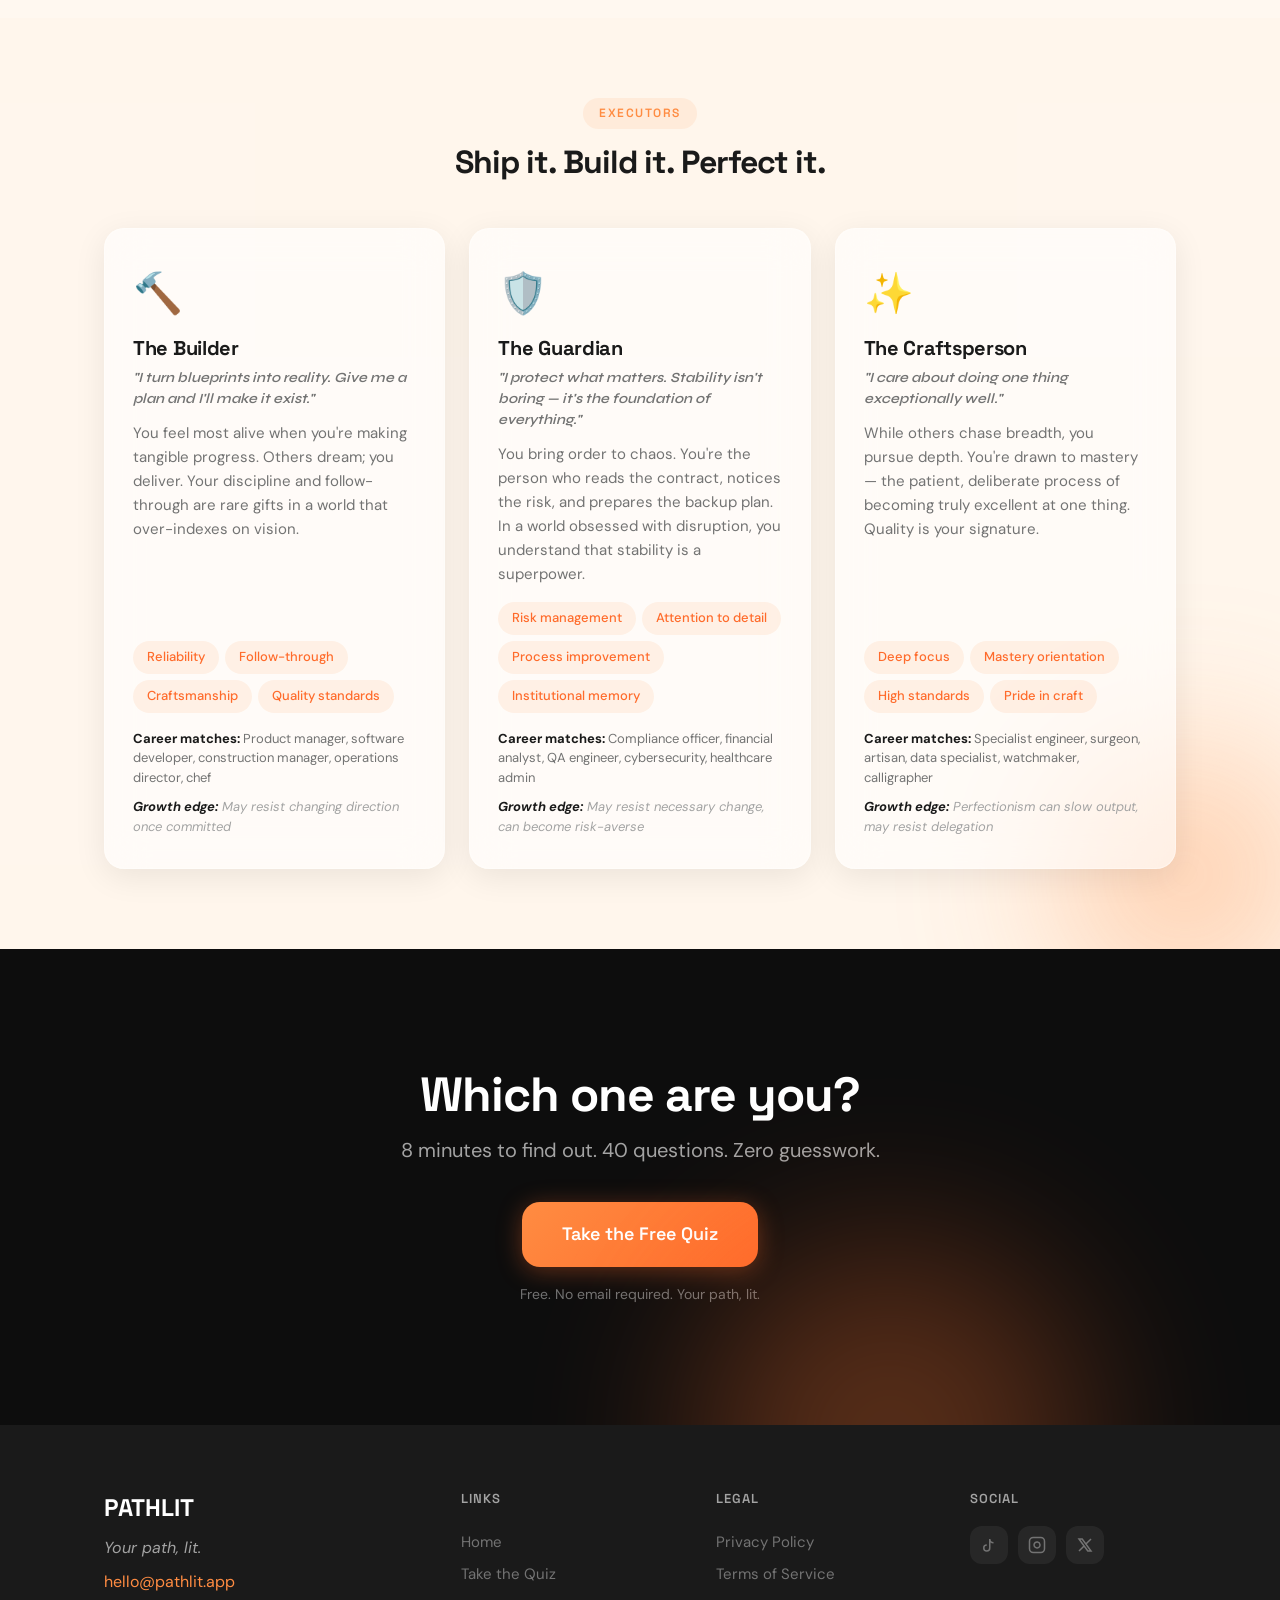
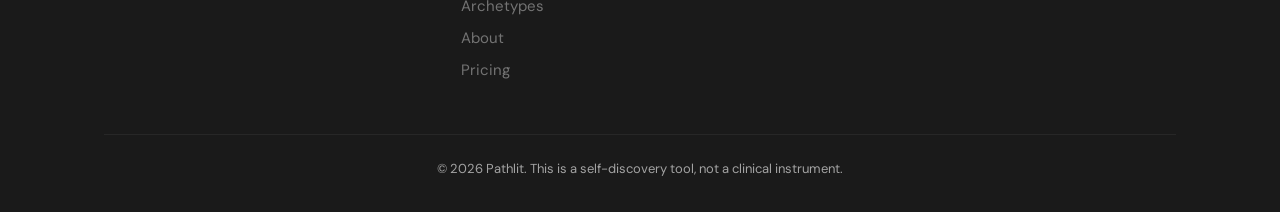
<file: pathlit/archetypes.html>
<!DOCTYPE html>
<html lang="en">
<head>
    <meta charset="UTF-8">
    <meta name="viewport" content="width=device-width, initial-scale=1.0">
    <title>12 Life Direction Archetypes — Pathlit</title>
    <meta name="description" content="Explore Pathlit's 12 Life Direction Archetypes. From The Architect to The Craftsperson — discover which archetype maps your personality, values, and career direction.">
    <link rel="preconnect" href="https://fonts.googleapis.com">
    <link rel="preconnect" href="https://fonts.gstatic.com" crossorigin>
    <link href="https://fonts.googleapis.com/css2?family=Space+Grotesk:wght@400;500;600;700&family=DM+Sans:wght@400;500&family=Syne:wght@600;800&family=JetBrains+Mono:wght@400;700&display=swap" rel="stylesheet">
    <link rel="stylesheet" href="pathlit.css">
</head>
<body>
    <nav class="navbar">
        <div class="nav-container">
            <a href="index.html" class="nav-logo">PATHLIT</a>
            <div class="nav-links">
                <a href="index.html" class="nav-link">Home</a>
                <a href="quiz.html" class="nav-link">Quiz</a>
                <a href="archetypes.html" class="nav-link active">Archetypes</a>
                <a href="about.html" class="nav-link">About</a>
                <a href="clarity-pro.html" class="nav-link">Pricing</a>
            </div>
            <a href="quiz.html" class="nav-cta">Take the Free Quiz</a>
            <button class="hamburger" id="hamburger" aria-label="Menu">
                <span></span><span></span><span></span>
            </button>
        </div>
        <div class="mobile-menu" id="mobileMenu">
            <a href="index.html" class="mobile-link">Home</a>
            <a href="quiz.html" class="mobile-link">Quiz</a>
            <a href="archetypes.html" class="mobile-link active">Archetypes</a>
            <a href="about.html" class="mobile-link">About</a>
            <a href="clarity-pro.html" class="mobile-link">Pricing</a>
            <a href="quiz.html" class="mobile-cta">Take the Free Quiz</a>
        </div>
    </nav>

    <div class="mobile-sticky-cta">
        <a href="quiz.html" class="btn btn-primary btn-full">Take the Free Quiz</a>
    </div>

    <!-- Hero -->
    <section class="about-hero">
        <div class="gradient-blob blob-1"></div>
        <div class="gradient-blob blob-2"></div>
        <div class="container">
            <div class="hero-tags">
                <span class="tag"># 12 archetypes</span>
                <span class="tag"># 4 families</span>
                <span class="tag"># science-backed</span>
            </div>
            <h1>The 12 Life Direction<br>Archetypes</h1>
            <p class="archetype-hero-sub">Every archetype is a distinct map of personality, interests, values, and strengths. No bad results. No vague labels. Just honest mirrors.</p>
        </div>
    </section>

    <!-- Family: Strategic Thinkers -->
    <section class="archetype-family">
        <div class="container">
            <div class="family-header">
                <span class="family-tag">Strategic Thinkers</span>
                <h2>See the system. Design the future.</h2>
            </div>
            <div class="archetype-grid">
                <!-- The Architect -->
                <div class="glass-panel archetype-card" id="architect">
                    <div class="archetype-emoji">&#129504;</div>
                    <h3>The Architect</h3>
                    <p class="archetype-tagline">"I don't just solve problems — I redesign the system so the problem can't exist."</p>
                    <p class="archetype-desc">You see structures where others see chaos. Your mind naturally maps complexity into elegant systems. You're driven by understanding how things work — not just on the surface, but at the root.</p>
                    <div class="archetype-strengths">
                        <span class="strength-tag">Systems thinking</span>
                        <span class="strength-tag">Pattern recognition</span>
                        <span class="strength-tag">Analytical depth</span>
                        <span class="strength-tag">Long-term planning</span>
                    </div>
                    <div class="archetype-careers">
                        <strong>Career matches:</strong> Software architect, data scientist, management consultant, urban planner, policy design
                    </div>
                    <div class="archetype-blind">
                        <strong>Growth edge:</strong> Can over-engineer solutions, may struggle with "good enough"
                    </div>
                </div>

                <!-- The Explorer -->
                <div class="glass-panel archetype-card" id="explorer">
                    <div class="archetype-emoji">&#128301;</div>
                    <h3>The Explorer</h3>
                    <p class="archetype-tagline">"Curiosity is my compass. I'd rather ask a great question than give a safe answer."</p>
                    <p class="archetype-desc">Your mind is wired for discovery — new ideas, new perspectives, new connections between fields. You get bored fast in repetitive environments but come alive when learning is the job.</p>
                    <div class="archetype-strengths">
                        <span class="strength-tag">Intellectual curiosity</span>
                        <span class="strength-tag">Cross-disciplinary thinking</span>
                        <span class="strength-tag">Research depth</span>
                        <span class="strength-tag">Pattern-spotting</span>
                    </div>
                    <div class="archetype-careers">
                        <strong>Career matches:</strong> Research scientist, journalist, product strategist, VC analyst, documentary filmmaker
                    </div>
                    <div class="archetype-blind">
                        <strong>Growth edge:</strong> May struggle to commit to one path, analysis paralysis when options are equal
                    </div>
                </div>

                <!-- The Visionary -->
                <div class="glass-panel archetype-card" id="visionary">
                    <div class="archetype-emoji">&#128640;</div>
                    <h3>The Visionary</h3>
                    <p class="archetype-tagline">"I see the future others can't imagine yet — and I can't rest until I build it."</p>
                    <p class="archetype-desc">Where others see what is, you see what could be. Your mind naturally generates ideas, possibilities, and innovations. You're not just a dreamer — you're a dreamer with plans.</p>
                    <div class="archetype-strengths">
                        <span class="strength-tag">Future-oriented thinking</span>
                        <span class="strength-tag">Creative problem-solving</span>
                        <span class="strength-tag">Big-picture clarity</span>
                        <span class="strength-tag">Inspiring others</span>
                    </div>
                    <div class="archetype-careers">
                        <strong>Career matches:</strong> Startup founder, innovation lead, creative director, futurist, social entrepreneur
                    </div>
                    <div class="archetype-blind">
                        <strong>Growth edge:</strong> Can lose interest in execution, impatience with incremental progress
                    </div>
                </div>
            </div>
        </div>
    </section>

    <!-- Family: Relationship Builders -->
    <section class="archetype-family family-alt">
        <div class="gradient-blob blob-4"></div>
        <div class="container">
            <div class="family-header">
                <span class="family-tag">Relationship Builders</span>
                <h2>Connect. Heal. Grow together.</h2>
            </div>
            <div class="archetype-grid">
                <!-- The Healer -->
                <div class="glass-panel archetype-card" id="healer">
                    <div class="archetype-emoji">&#128154;</div>
                    <h3>The Healer</h3>
                    <p class="archetype-tagline">"I see people — not just what they show, but what they carry."</p>
                    <p class="archetype-desc">You have an almost supernatural ability to sense what people are feeling. Your presence creates safety. People open up to you without knowing why. You're drawn to work that helps people become more whole.</p>
                    <div class="archetype-strengths">
                        <span class="strength-tag">Deep empathy</span>
                        <span class="strength-tag">Active listening</span>
                        <span class="strength-tag">Emotional intelligence</span>
                        <span class="strength-tag">Psychological safety</span>
                    </div>
                    <div class="archetype-careers">
                        <strong>Career matches:</strong> Psychotherapy, counselling, coaching, occupational therapy, DEI specialist
                    </div>
                    <div class="archetype-blind">
                        <strong>Growth edge:</strong> May absorb others' emotions, difficulty with confrontation
                    </div>
                </div>

                <!-- The Connector -->
                <div class="glass-panel archetype-card" id="connector">
                    <div class="archetype-emoji">&#129309;</div>
                    <h3>The Connector</h3>
                    <p class="archetype-tagline">"I build bridges between people who don't know they need each other yet."</p>
                    <p class="archetype-desc">You collect people the way others collect books. Your gift is seeing complementary strengths between people and bringing them together. Communities form naturally around you.</p>
                    <div class="archetype-strengths">
                        <span class="strength-tag">Networking</span>
                        <span class="strength-tag">Community building</span>
                        <span class="strength-tag">Remembering details</span>
                        <span class="strength-tag">Creating belonging</span>
                    </div>
                    <div class="archetype-careers">
                        <strong>Career matches:</strong> Community manager, partnerships lead, recruiter, event producer, non-profit director
                    </div>
                    <div class="archetype-blind">
                        <strong>Growth edge:</strong> May over-commit socially, difficulty saying no
                    </div>
                </div>

                <!-- The Mentor -->
                <div class="glass-panel archetype-card" id="mentor">
                    <div class="archetype-emoji">&#127793;</div>
                    <h3>The Mentor</h3>
                    <p class="archetype-tagline">"I see potential in people before they see it in themselves."</p>
                    <p class="archetype-desc">You're wired to develop others. Your greatest satisfaction comes from watching someone achieve something they didn't think they could. You invest in people for the long game.</p>
                    <div class="archetype-strengths">
                        <span class="strength-tag">Developmental instinct</span>
                        <span class="strength-tag">Patience</span>
                        <span class="strength-tag">Belief in potential</span>
                        <span class="strength-tag">Constructive feedback</span>
                    </div>
                    <div class="archetype-careers">
                        <strong>Career matches:</strong> Teacher, leadership coach, youth worker, training director, career counsellor
                    </div>
                    <div class="archetype-blind">
                        <strong>Growth edge:</strong> May neglect own growth while focusing on others
                    </div>
                </div>
            </div>
        </div>
    </section>

    <!-- Family: Influencers -->
    <section class="archetype-family">
        <div class="container">
            <div class="family-header">
                <span class="family-tag">Influencers</span>
                <h2>Move people. Change the game.</h2>
            </div>
            <div class="archetype-grid">
                <!-- The Catalyst -->
                <div class="glass-panel archetype-card" id="catalyst">
                    <div class="archetype-emoji">&#9889;</div>
                    <h3>The Catalyst</h3>
                    <p class="archetype-tagline">"I don't wait for permission. I make things happen."</p>
                    <p class="archetype-desc">You're the spark that turns talk into action. Your energy is contagious — people follow you not because you ask them to, but because your conviction is magnetic. You thrive in fast, high-stakes environments.</p>
                    <div class="archetype-strengths">
                        <span class="strength-tag">Bias toward action</span>
                        <span class="strength-tag">Decisiveness</span>
                        <span class="strength-tag">Mobilising others</span>
                        <span class="strength-tag">Thriving under pressure</span>
                    </div>
                    <div class="archetype-careers">
                        <strong>Career matches:</strong> Startup co-founder, sales leader, crisis management, campaign director
                    </div>
                    <div class="archetype-blind">
                        <strong>Growth edge:</strong> Impatience with slow processes, risk of burnout
                    </div>
                </div>

                <!-- The Storyteller -->
                <div class="glass-panel archetype-card" id="storyteller">
                    <div class="archetype-emoji">&#9997;&#65039;</div>
                    <h3>The Storyteller</h3>
                    <p class="archetype-tagline">"I turn ideas into feelings and feelings into movements."</p>
                    <p class="archetype-desc">Words are your superpower. You can take a complex idea and make it feel urgent, personal, and real. Whether writing, speaking, filming, or designing — you translate truth into impact.</p>
                    <div class="archetype-strengths">
                        <span class="strength-tag">Narrative construction</span>
                        <span class="strength-tag">Emotional persuasion</span>
                        <span class="strength-tag">Content creation</span>
                        <span class="strength-tag">Audience empathy</span>
                    </div>
                    <div class="archetype-careers">
                        <strong>Career matches:</strong> Content strategist, copywriter, brand marketer, filmmaker, speechwriter, podcaster
                    </div>
                    <div class="archetype-blind">
                        <strong>Growth edge:</strong> May struggle with tasks that don't allow creative expression
                    </div>
                </div>

                <!-- The Challenger -->
                <div class="glass-panel archetype-card" id="challenger">
                    <div class="archetype-emoji">&#128293;</div>
                    <h3>The Challenger</h3>
                    <p class="archetype-tagline">"I question what everyone accepts. That's how things change."</p>
                    <p class="archetype-desc">You see through conventional wisdom. You're not contrarian for sport — you genuinely believe improvement requires disruption. You're the person in the room who says what everyone's thinking.</p>
                    <div class="archetype-strengths">
                        <span class="strength-tag">Critical thinking</span>
                        <span class="strength-tag">Courage to dissent</span>
                        <span class="strength-tag">Reform energy</span>
                        <span class="strength-tag">Challenging authority</span>
                    </div>
                    <div class="archetype-careers">
                        <strong>Career matches:</strong> Investigative journalist, civil rights lawyer, activist, policy reformer, ethical hacker
                    </div>
                    <div class="archetype-blind">
                        <strong>Growth edge:</strong> Can come across as aggressive, may struggle in hierarchies
                    </div>
                </div>
            </div>
        </div>
    </section>

    <!-- Family: Executors -->
    <section class="archetype-family family-alt">
        <div class="gradient-blob blob-5"></div>
        <div class="container">
            <div class="family-header">
                <span class="family-tag">Executors</span>
                <h2>Ship it. Build it. Perfect it.</h2>
            </div>
            <div class="archetype-grid">
                <!-- The Builder -->
                <div class="glass-panel archetype-card" id="builder">
                    <div class="archetype-emoji">&#128296;</div>
                    <h3>The Builder</h3>
                    <p class="archetype-tagline">"I turn blueprints into reality. Give me a plan and I'll make it exist."</p>
                    <p class="archetype-desc">You feel most alive when you're making tangible progress. Others dream; you deliver. Your discipline and follow-through are rare gifts in a world that over-indexes on vision.</p>
                    <div class="archetype-strengths">
                        <span class="strength-tag">Reliability</span>
                        <span class="strength-tag">Follow-through</span>
                        <span class="strength-tag">Craftsmanship</span>
                        <span class="strength-tag">Quality standards</span>
                    </div>
                    <div class="archetype-careers">
                        <strong>Career matches:</strong> Product manager, software developer, construction manager, operations director, chef
                    </div>
                    <div class="archetype-blind">
                        <strong>Growth edge:</strong> May resist changing direction once committed
                    </div>
                </div>

                <!-- The Guardian -->
                <div class="glass-panel archetype-card" id="guardian">
                    <div class="archetype-emoji">&#128737;&#65039;</div>
                    <h3>The Guardian</h3>
                    <p class="archetype-tagline">"I protect what matters. Stability isn't boring — it's the foundation of everything."</p>
                    <p class="archetype-desc">You bring order to chaos. You're the person who reads the contract, notices the risk, and prepares the backup plan. In a world obsessed with disruption, you understand that stability is a superpower.</p>
                    <div class="archetype-strengths">
                        <span class="strength-tag">Risk management</span>
                        <span class="strength-tag">Attention to detail</span>
                        <span class="strength-tag">Process improvement</span>
                        <span class="strength-tag">Institutional memory</span>
                    </div>
                    <div class="archetype-careers">
                        <strong>Career matches:</strong> Compliance officer, financial analyst, QA engineer, cybersecurity, healthcare admin
                    </div>
                    <div class="archetype-blind">
                        <strong>Growth edge:</strong> May resist necessary change, can become risk-averse
                    </div>
                </div>

                <!-- The Craftsperson -->
                <div class="glass-panel archetype-card" id="craftsperson">
                    <div class="archetype-emoji">&#10024;</div>
                    <h3>The Craftsperson</h3>
                    <p class="archetype-tagline">"I care about doing one thing exceptionally well."</p>
                    <p class="archetype-desc">While others chase breadth, you pursue depth. You're drawn to mastery — the patient, deliberate process of becoming truly excellent at one thing. Quality is your signature.</p>
                    <div class="archetype-strengths">
                        <span class="strength-tag">Deep focus</span>
                        <span class="strength-tag">Mastery orientation</span>
                        <span class="strength-tag">High standards</span>
                        <span class="strength-tag">Pride in craft</span>
                    </div>
                    <div class="archetype-careers">
                        <strong>Career matches:</strong> Specialist engineer, surgeon, artisan, data specialist, watchmaker, calligrapher
                    </div>
                    <div class="archetype-blind">
                        <strong>Growth edge:</strong> Perfectionism can slow output, may resist delegation
                    </div>
                </div>
            </div>
        </div>
    </section>

    <!-- CTA -->
    <section class="final-cta">
        <div class="gradient-blob blob-6"></div>
        <div class="container">
            <h2>Which one are you?</h2>
            <p>8 minutes to find out. 40 questions. Zero guesswork.</p>
            <a href="quiz.html" class="btn btn-glow btn-lg">Take the Free Quiz</a>
            <p class="final-cta-sub">Free. No email required. Your path, lit.</p>
        </div>
    </section>

    <footer class="footer">
        <div class="container">
            <div class="footer-grid">
                <div class="footer-col">
                    <div class="footer-logo">PATHLIT</div>
                    <p class="footer-tagline">Your path, lit.</p>
                    <p class="footer-email">hello@pathlit.app</p>
                </div>
                <div class="footer-col">
                    <h4>Links</h4>
                    <a href="index.html">Home</a>
                    <a href="quiz.html">Take the Quiz</a>
                    <a href="archetypes.html">Archetypes</a>
                    <a href="about.html">About</a>
                    <a href="clarity-pro.html">Pricing</a>
                </div>
                <div class="footer-col">
                    <h4>Legal</h4>
                    <a href="#">Privacy Policy</a>
                    <a href="#">Terms of Service</a>
                </div>
                <div class="footer-col">
                    <h4>Social</h4>
                    <div class="footer-social">
                        <a href="#" aria-label="TikTok"><svg width="18" height="18" viewBox="0 0 24 24" fill="none" stroke="currentColor" stroke-width="2"><path d="M9 12a4 4 0 1 0 4 4V4a5 5 0 0 0 5 5"/></svg></a>
                        <a href="#" aria-label="Instagram"><svg width="18" height="18" viewBox="0 0 24 24" fill="none" stroke="currentColor" stroke-width="2"><rect x="2" y="2" width="20" height="20" rx="5" ry="5"/><path d="M16 11.37A4 4 0 1 1 12.63 8 4 4 0 0 1 16 11.37z"/><line x1="17.5" y1="6.5" x2="17.51" y2="6.5"/></svg></a>
                        <a href="#" aria-label="Twitter/X"><svg width="18" height="18" viewBox="0 0 24 24" fill="none" stroke="currentColor" stroke-width="2"><path d="M4 4l11.733 16h4.267l-11.733 -16z"/><path d="M4 20l6.768 -6.768m2.46 -2.46l6.772 -6.772"/></svg></a>
                    </div>
                </div>
            </div>
            <div class="footer-bottom">
                <p>&copy; 2026 Pathlit. This is a self-discovery tool, not a clinical instrument.</p>
            </div>
        </div>
    </footer>

    <script src="pathlit.js"></script>
</body>
</html>
</file>
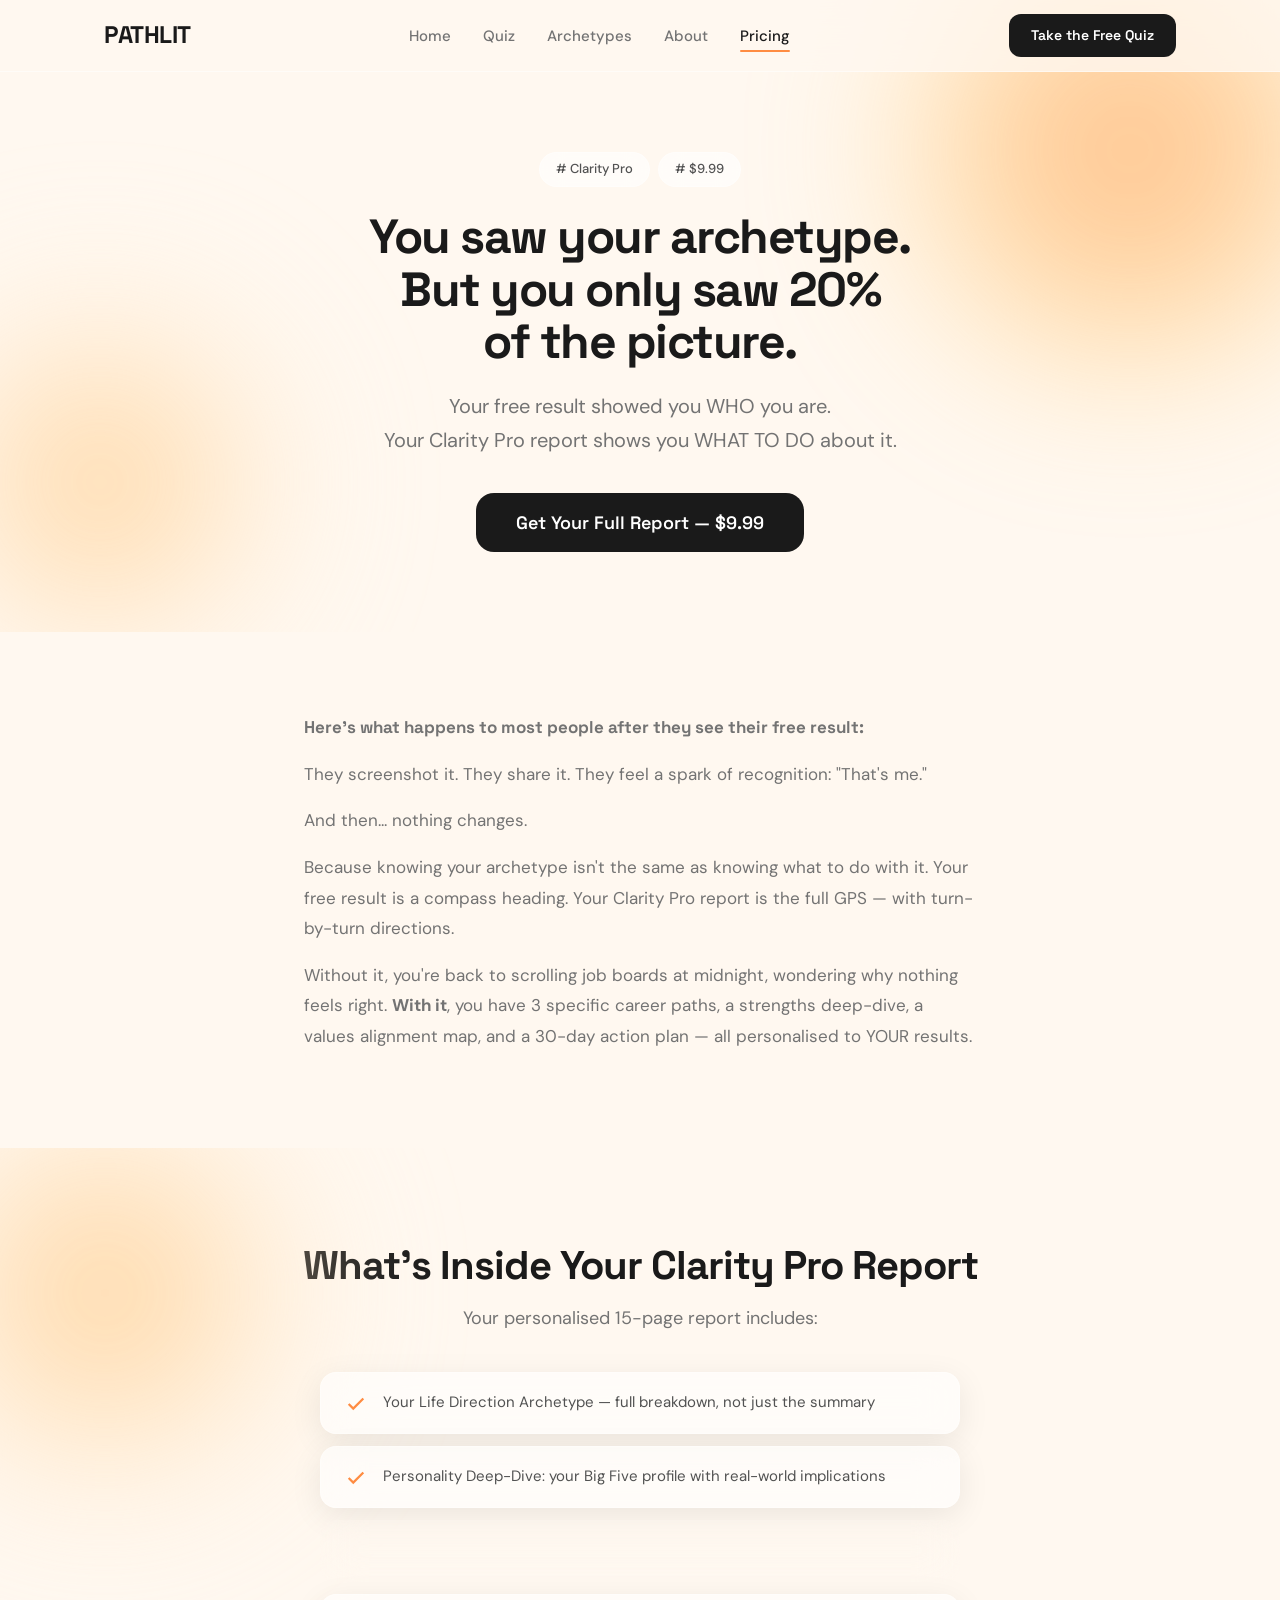
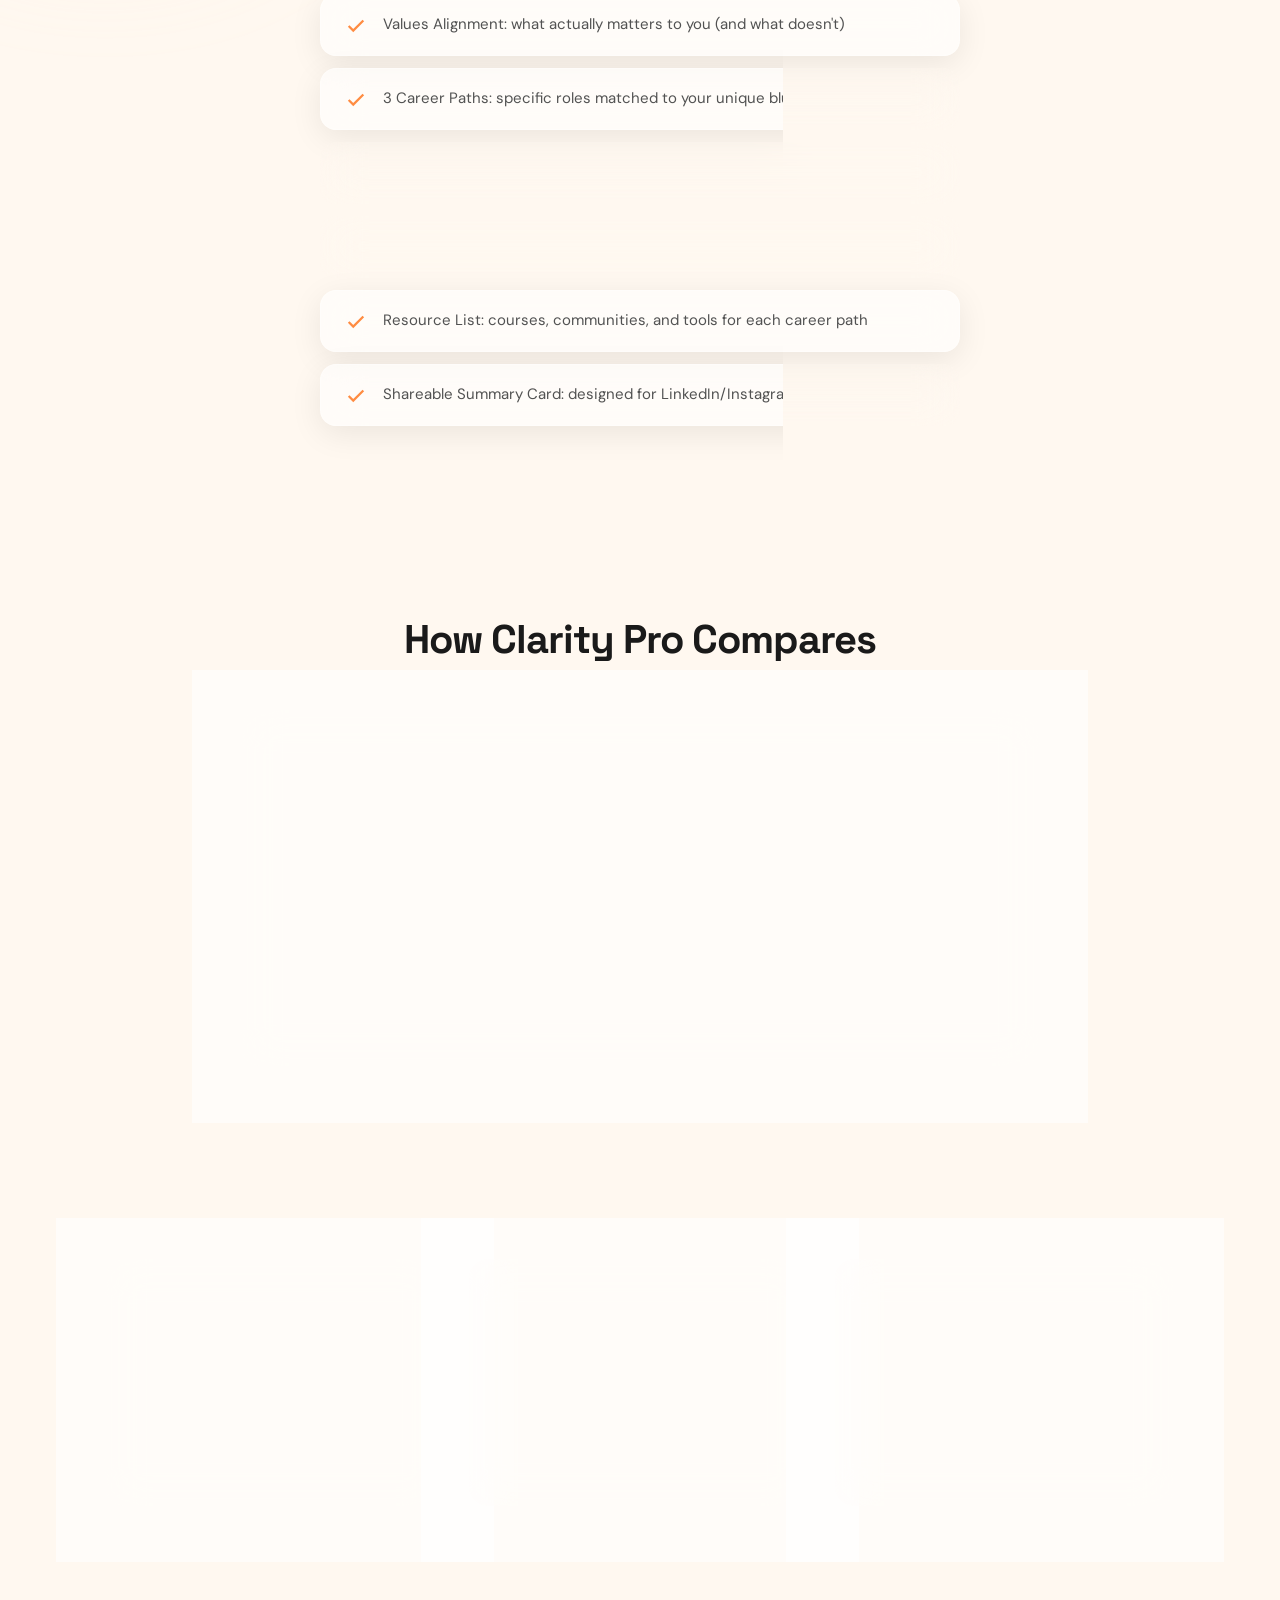
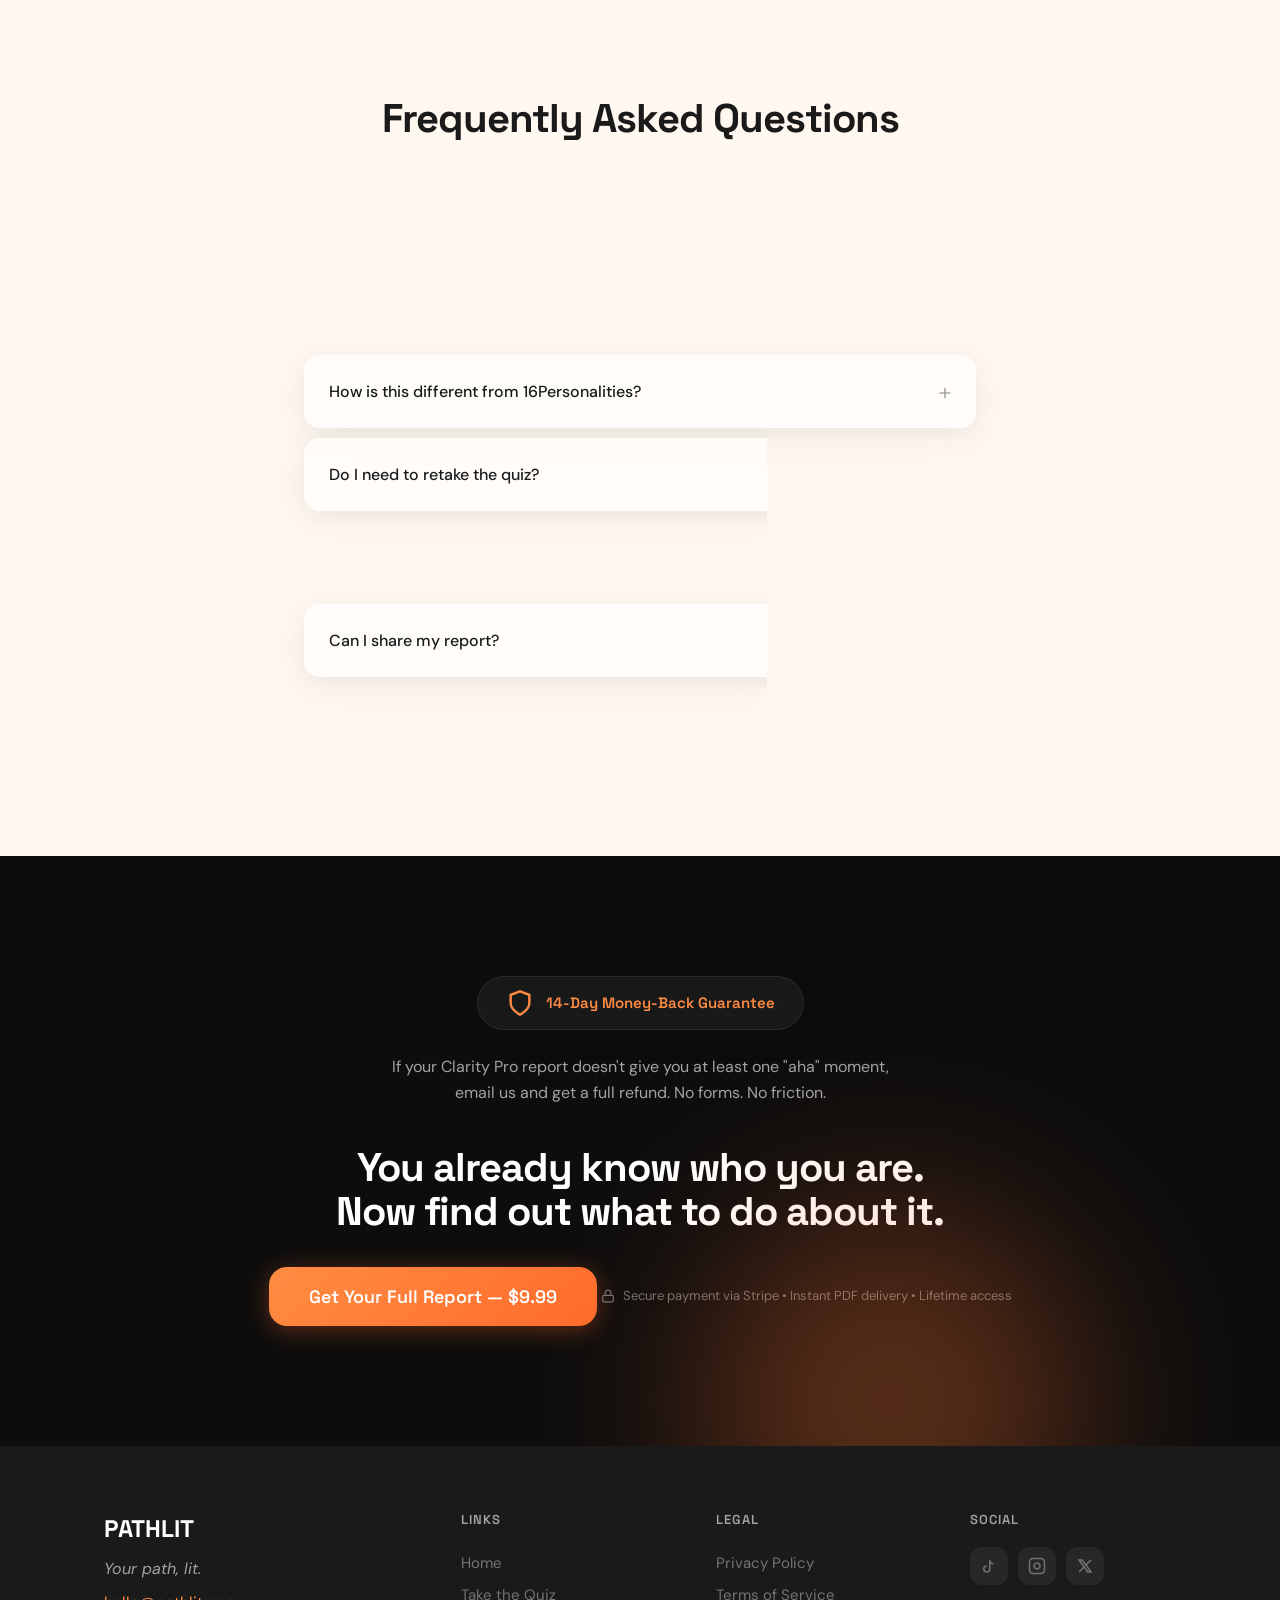
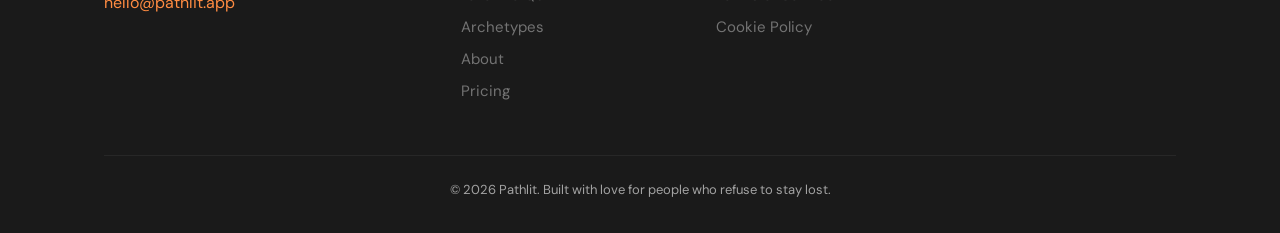
<file: pathlit/clarity-pro.html>
<!DOCTYPE html>
<html lang="en">
<head>
    <meta charset="UTF-8">
    <meta name="viewport" content="width=device-width, initial-scale=1.0">
    <title>Clarity Pro Report — Your Personalised Career Blueprint | Pathlit</title>
    <meta name="description" content="Get your 15-page personalised career report: 3 career paths, strengths deep-dive, values map, and 30-day action plan. $9.99 one-time. 14-day money-back guarantee.">

    <link rel="preconnect" href="https://fonts.googleapis.com">
    <link rel="preconnect" href="https://fonts.gstatic.com" crossorigin>
    <link href="https://fonts.googleapis.com/css2?family=Space+Grotesk:wght@400;500;600;700&family=DM+Sans:wght@400;500&family=Syne:wght@600;800&family=JetBrains+Mono:wght@400;700&display=swap" rel="stylesheet">

    <link rel="stylesheet" href="pathlit.css">
    <script src="https://js.stripe.com/v3/"></script>
</head>
<body>
    <!-- Navigation -->
    <nav class="navbar">
        <div class="nav-container">
            <a href="index.html" class="nav-logo">PATHLIT</a>
            <div class="nav-links">
                <a href="index.html" class="nav-link">Home</a>
                <a href="quiz.html" class="nav-link">Quiz</a>
                <a href="archetypes.html" class="nav-link">Archetypes</a>
                <a href="about.html" class="nav-link">About</a>
                <a href="clarity-pro.html" class="nav-link active">Pricing</a>
            </div>
            <a href="quiz.html" class="nav-cta">Take the Free Quiz</a>
            <button class="hamburger" id="hamburger" aria-label="Menu">
                <span></span><span></span><span></span>
            </button>
        </div>
        <div class="mobile-menu" id="mobileMenu">
            <a href="index.html" class="mobile-link">Home</a>
            <a href="quiz.html" class="mobile-link">Quiz</a>
            <a href="archetypes.html" class="mobile-link">Archetypes</a>
            <a href="about.html" class="mobile-link">About</a>
            <a href="clarity-pro.html" class="mobile-link active">Pricing</a>
            <a href="#buy" class="mobile-cta">Get Full Report — $9.99</a>
        </div>
    </nav>

    <div class="mobile-sticky-cta">
        <button class="btn btn-primary btn-full" onclick="openPaymentModal()">Get Your Full Report — $9.99</button>
    </div>

    <!-- Sales Hero -->
    <section class="sales-hero">
        <div class="gradient-blob blob-1"></div>
        <div class="gradient-blob blob-2"></div>
        <div class="container">
            <div class="hero-tags">
                <span class="tag"># Clarity Pro</span>
                <span class="tag"># $9.99</span>
            </div>
            <h1>You saw your archetype.<br>But you only saw 20%<br>of the picture.</h1>
            <p class="sales-hero-sub">Your free result showed you WHO you are.<br>Your Clarity Pro report shows you WHAT TO DO about it.</p>
            <button class="btn btn-primary btn-lg" onclick="openPaymentModal()">Get Your Full Report — $9.99</button>
        </div>
    </section>

    <!-- Agitation -->
    <section class="agitation">
        <div class="container container-narrow">
            <p class="agitation-lead">Here's what happens to most people after they see their free result:</p>
            <p>They screenshot it. They share it. They feel a spark of recognition: "That's me."</p>
            <p>And then... nothing changes.</p>
            <p>Because knowing your archetype isn't the same as knowing what to do with it. Your free result is a compass heading. Your Clarity Pro report is the full GPS — with turn-by-turn directions.</p>
            <p>Without it, you're back to scrolling job boards at midnight, wondering why nothing feels right. <strong>With it</strong>, you have 3 specific career paths, a strengths deep-dive, a values alignment map, and a 30-day action plan — all personalised to YOUR results.</p>
        </div>
    </section>

    <!-- What's Inside -->
    <section class="whats-inside">
        <div class="gradient-blob blob-4"></div>
        <div class="container">
            <h2 class="section-title">What's Inside Your Clarity Pro Report</h2>
            <p class="section-subtitle">Your personalised 15-page report includes:</p>
            <div class="features-grid">
                <div class="glass-panel feature-item">
                    <svg width="22" height="22" viewBox="0 0 24 24" fill="none" stroke="currentColor" stroke-width="2.5"><polyline points="20 6 9 17 4 12"/></svg>
                    <span>Your Life Direction Archetype — full breakdown, not just the summary</span>
                </div>
                <div class="glass-panel feature-item">
                    <svg width="22" height="22" viewBox="0 0 24 24" fill="none" stroke="currentColor" stroke-width="2.5"><polyline points="20 6 9 17 4 12"/></svg>
                    <span>Personality Deep-Dive: your Big Five profile with real-world implications</span>
                </div>
                <div class="glass-panel feature-item">
                    <svg width="22" height="22" viewBox="0 0 24 24" fill="none" stroke="currentColor" stroke-width="2.5"><polyline points="20 6 9 17 4 12"/></svg>
                    <span>Strengths Map: your top 5 strengths ranked and explained</span>
                </div>
                <div class="glass-panel feature-item">
                    <svg width="22" height="22" viewBox="0 0 24 24" fill="none" stroke="currentColor" stroke-width="2.5"><polyline points="20 6 9 17 4 12"/></svg>
                    <span>Values Alignment: what actually matters to you (and what doesn't)</span>
                </div>
                <div class="glass-panel feature-item">
                    <svg width="22" height="22" viewBox="0 0 24 24" fill="none" stroke="currentColor" stroke-width="2.5"><polyline points="20 6 9 17 4 12"/></svg>
                    <span>3 Career Paths: specific roles matched to your unique blueprint</span>
                </div>
                <div class="glass-panel feature-item">
                    <svg width="22" height="22" viewBox="0 0 24 24" fill="none" stroke="currentColor" stroke-width="2.5"><polyline points="20 6 9 17 4 12"/></svg>
                    <span>Industry Match: which sectors align with your profile</span>
                </div>
                <div class="glass-panel feature-item">
                    <svg width="22" height="22" viewBox="0 0 24 24" fill="none" stroke="currentColor" stroke-width="2.5"><polyline points="20 6 9 17 4 12"/></svg>
                    <span>30-Day Action Plan: week-by-week steps to move from stuck to clear</span>
                </div>
                <div class="glass-panel feature-item">
                    <svg width="22" height="22" viewBox="0 0 24 24" fill="none" stroke="currentColor" stroke-width="2.5"><polyline points="20 6 9 17 4 12"/></svg>
                    <span>Resource List: courses, communities, and tools for each career path</span>
                </div>
                <div class="glass-panel feature-item">
                    <svg width="22" height="22" viewBox="0 0 24 24" fill="none" stroke="currentColor" stroke-width="2.5"><polyline points="20 6 9 17 4 12"/></svg>
                    <span>Shareable Summary Card: designed for LinkedIn/Instagram</span>
                </div>
            </div>
        </div>
    </section>

    <!-- Price Comparison -->
    <section class="price-comparison">
        <div class="container">
            <h2 class="section-title">How Clarity Pro Compares</h2>
            <div class="glass-panel comparison-table">
                <div class="comparison-row comparison-header">
                    <span>Option</span>
                    <span>Price</span>
                    <span>What You Get</span>
                </div>
                <div class="comparison-row">
                    <span>Career coaching session</span>
                    <span class="comparison-price">$150–300</span>
                    <span>1 hour of general advice</span>
                </div>
                <div class="comparison-row">
                    <span>BetterUp subscription</span>
                    <span class="comparison-price">$300+/mo</span>
                    <span>Generic coaching platform</span>
                </div>
                <div class="comparison-row">
                    <span>University career centre</span>
                    <span class="comparison-price">Free (waitlist)</span>
                    <span>15-min appointment, generic handouts</span>
                </div>
                <div class="comparison-row comparison-highlight">
                    <span><strong>Pathlit Clarity Pro</strong></span>
                    <span class="comparison-price highlight-price">$9.99</span>
                    <span>15-page personalised report + 3 career paths + 30-day plan + lifetime access</span>
                </div>
            </div>
        </div>
    </section>

    <!-- Sales Testimonials -->
    <section class="testimonials">
        <div class="container">
            <div class="testimonials-grid">
                <div class="glass-panel testimonial-card">
                    <p class="testimonial-quote">"I was 2 weeks away from accepting a job I didn't want. My Clarity Pro report showed me a path I hadn't even considered. I'm now applying to roles that actually excite me."</p>
                    <div class="testimonial-author">
                        <div class="author-avatar">M</div>
                        <div>
                            <span class="author-name">Marta, 24</span>
                            <span class="author-role">Recent Graduate</span>
                        </div>
                    </div>
                </div>
                <div class="glass-panel testimonial-card">
                    <p class="testimonial-quote">"$9.99 for something that would have taken me 6 months of therapy to figure out. Best money I've spent this year."</p>
                    <div class="testimonial-author">
                        <div class="author-avatar">T</div>
                        <div>
                            <span class="author-name">Tom, 27</span>
                            <span class="author-role">Career Changer</span>
                        </div>
                    </div>
                </div>
                <div class="glass-panel testimonial-card">
                    <p class="testimonial-quote">"The action plan alone is worth it. Finally, someone told me WHAT TO DO instead of just WHO I AM."</p>
                    <div class="testimonial-author">
                        <div class="author-avatar">P</div>
                        <div>
                            <span class="author-name">Priya, 21</span>
                            <span class="author-role">Student</span>
                        </div>
                    </div>
                </div>
            </div>
        </div>
    </section>

    <!-- FAQ -->
    <section class="faq">
        <div class="container container-narrow">
            <h2 class="section-title">Frequently Asked Questions</h2>
            <div class="faq-list">
                <div class="faq-item glass-panel">
                    <button class="faq-question">
                        Is the quiz really free?
                        <span class="faq-icon">+</span>
                    </button>
                    <div class="faq-answer">
                        <p>Yes. The quiz and your basic archetype result are 100% free, no email required. Clarity Pro ($9.99) is the optional deep-dive report.</p>
                    </div>
                </div>
                <div class="faq-item glass-panel">
                    <button class="faq-question">
                        What if I don't like my report?
                        <span class="faq-icon">+</span>
                    </button>
                    <div class="faq-answer">
                        <p>Full refund within 14 days, no questions asked. Email hello@pathlit.app and we'll process it same day.</p>
                    </div>
                </div>
                <div class="faq-item glass-panel">
                    <button class="faq-question">
                        How is this different from 16Personalities?
                        <span class="faq-icon">+</span>
                    </button>
                    <div class="faq-answer">
                        <p>16Personalities gives you a label. Pathlit gives you a label + strengths analysis + values map + 3 career paths + a 30-day action plan. All integrated, all personalised.</p>
                    </div>
                </div>
                <div class="faq-item glass-panel">
                    <button class="faq-question">
                        Do I need to retake the quiz?
                        <span class="faq-icon">+</span>
                    </button>
                    <div class="faq-answer">
                        <p>No. Your Clarity Pro report is generated from the quiz you already completed. Just click "Get Report" and it's instant.</p>
                    </div>
                </div>
                <div class="faq-item glass-panel">
                    <button class="faq-question">
                        Is my data safe?
                        <span class="faq-icon">+</span>
                    </button>
                    <div class="faq-answer">
                        <p>Yes. We don't sell data. Period. Your results are encrypted and only visible to you. We're GDPR compliant.</p>
                    </div>
                </div>
                <div class="faq-item glass-panel">
                    <button class="faq-question">
                        Can I share my report?
                        <span class="faq-icon">+</span>
                    </button>
                    <div class="faq-answer">
                        <p>Yes! Every report includes a shareable summary card designed for LinkedIn and Instagram.</p>
                    </div>
                </div>
                <div class="faq-item glass-panel">
                    <button class="faq-question">
                        What if I'm not in my 20s?
                        <span class="faq-icon">+</span>
                    </button>
                    <div class="faq-answer">
                        <p>Pathlit is optimised for ages 18-30 but works for anyone in a career transition. The career paths and action plans are relevant at any age.</p>
                    </div>
                </div>
            </div>
        </div>
    </section>

    <!-- Final CTA -->
    <section id="buy" class="sales-final-cta">
        <div class="gradient-blob blob-6"></div>
        <div class="container">
            <div class="guarantee-badge glass-panel">
                <svg width="28" height="28" viewBox="0 0 24 24" fill="none" stroke="currentColor" stroke-width="2"><path d="M12 22s8-4 8-10V5l-8-3-8 3v7c0 6 8 10 8 10z"/></svg>
                <span>14-Day Money-Back Guarantee</span>
            </div>
            <p class="guarantee-text">If your Clarity Pro report doesn't give you at least one "aha" moment, email us and get a full refund. No forms. No friction.</p>
            <h2>You already know who you are.<br>Now find out what to do about it.</h2>
            <button class="btn btn-glow btn-lg" onclick="openPaymentModal()">Get Your Full Report — $9.99</button>
            <div class="payment-trust">
                <svg width="14" height="14" viewBox="0 0 24 24" fill="none" stroke="currentColor" stroke-width="2"><rect x="3" y="11" width="18" height="11" rx="2" ry="2"/><path d="M7 11V7a5 5 0 0 1 10 0v4"/></svg>
                <span>Secure payment via Stripe &bull; Instant PDF delivery &bull; Lifetime access</span>
            </div>
        </div>
    </section>

    <!-- Footer -->
    <footer class="footer">
        <div class="container">
            <div class="footer-grid">
                <div class="footer-col">
                    <div class="footer-logo">PATHLIT</div>
                    <p class="footer-tagline">Your path, lit.</p>
                    <p class="footer-email">hello@pathlit.app</p>
                </div>
                <div class="footer-col">
                    <h4>Links</h4>
                    <a href="index.html">Home</a>
                    <a href="quiz.html">Take the Quiz</a>
                    <a href="archetypes.html">Archetypes</a>
                    <a href="about.html">About</a>
                    <a href="clarity-pro.html">Pricing</a>
                </div>
                <div class="footer-col">
                    <h4>Legal</h4>
                    <a href="#">Privacy Policy</a>
                    <a href="#">Terms of Service</a>
                    <a href="#">Cookie Policy</a>
                </div>
                <div class="footer-col">
                    <h4>Social</h4>
                    <div class="footer-social">
                        <a href="#" aria-label="TikTok"><svg width="18" height="18" viewBox="0 0 24 24" fill="none" stroke="currentColor" stroke-width="2"><path d="M9 12a4 4 0 1 0 4 4V4a5 5 0 0 0 5 5"/></svg></a>
                        <a href="#" aria-label="Instagram"><svg width="18" height="18" viewBox="0 0 24 24" fill="none" stroke="currentColor" stroke-width="2"><rect x="2" y="2" width="20" height="20" rx="5" ry="5"/><path d="M16 11.37A4 4 0 1 1 12.63 8 4 4 0 0 1 16 11.37z"/><line x1="17.5" y1="6.5" x2="17.51" y2="6.5"/></svg></a>
                        <a href="#" aria-label="Twitter/X"><svg width="18" height="18" viewBox="0 0 24 24" fill="none" stroke="currentColor" stroke-width="2"><path d="M4 4l11.733 16h4.267l-11.733 -16z"/><path d="M4 20l6.768 -6.768m2.46 -2.46l6.772 -6.772"/></svg></a>
                    </div>
                </div>
            </div>
            <div class="footer-bottom">
                <p>&copy; 2026 Pathlit. Built with love for people who refuse to stay lost.</p>
            </div>
        </div>
    </footer>

    <!-- Payment Modal -->
    <div class="payment-overlay" id="paymentOverlay">
        <div class="payment-modal glass-panel">
            <button class="payment-close" id="paymentClose" aria-label="Close">&times;</button>

            <div class="payment-modal-header">
                <div class="payment-product">
                    <span class="payment-product-label">Clarity Pro Report</span>
                    <span class="payment-product-price">$9.99</span>
                </div>
                <p class="payment-product-desc">15-page personalised PDF &bull; 3 career paths &bull; 30-day plan</p>
            </div>

            <div class="payment-form" id="paymentForm">
                <div class="payment-field">
                    <label for="payEmail">Email address</label>
                    <input type="email" id="payEmail" placeholder="your@email.com" required>
                    <span class="payment-field-hint">Your report will be delivered here</span>
                </div>

                <div class="payment-card-section">
                    <label>Card details</label>
                    <div class="payment-card-element" id="cardElement">
                        <!-- Stripe Card Element mounts here -->
                    </div>
                    <div class="payment-card-error" id="cardError"></div>
                </div>

                <button class="btn btn-glow btn-lg btn-full" id="payButton" type="button">
                    <span id="payBtnText">Pay $9.99</span>
                    <span id="payBtnSpinner" class="pay-spinner" style="display:none;"></span>
                </button>

                <div class="payment-footer">
                    <div class="payment-trust-row">
                        <svg width="14" height="14" viewBox="0 0 24 24" fill="none" stroke="currentColor" stroke-width="2"><rect x="3" y="11" width="18" height="11" rx="2" ry="2"/><path d="M7 11V7a5 5 0 0 1 10 0v4"/></svg>
                        <span>Secured by Stripe</span>
                    </div>
                    <div class="payment-trust-row">
                        <svg width="14" height="14" viewBox="0 0 24 24" fill="none" stroke="currentColor" stroke-width="2"><path d="M12 22s8-4 8-10V5l-8-3-8 3v7c0 6 8 10 8 10z"/></svg>
                        <span>14-day money-back guarantee</span>
                    </div>
                    <div class="payment-methods">
                        <span class="pm-badge">Visa</span>
                        <span class="pm-badge">Mastercard</span>
                        <span class="pm-badge">Amex</span>
                        <span class="pm-badge">Apple Pay</span>
                        <span class="pm-badge">Google Pay</span>
                    </div>
                </div>
            </div>
        </div>
    </div>

    <script src="pathlit.js"></script>
    <script>
    // ==========================================
    //  STRIPE PAYMENT INTEGRATION
    // ==========================================
    //
    //  HOW TO CONFIGURE:
    //  1. Replace STRIPE_PUBLISHABLE_KEY with your real Stripe publishable key
    //  2. Create a Stripe Payment Intent endpoint on your backend
    //  3. Replace the /api/create-payment-intent URL below
    //  4. Set up a webhook to deliver the PDF on successful payment
    //
    //  For a no-code approach, replace this entire script with a
    //  Stripe Payment Link: https://stripe.com/docs/payment-links
    //

    const CHECKOUT_API_URL = '/api/create-checkout-session';

    let stripe;

    // Initialize Stripe (lazy)
    function initStripe() {
        if (stripe) return;
        try {
            // Stripe.js loads from the <script> tag in <head>
            stripe = Stripe(window.STRIPE_PK || 'pk_test_YOUR_KEY_HERE');
        } catch (e) {
            console.log('Stripe.js not loaded — checkout will use server-side redirect.');
        }
    }

    // Open/close modal
    function openPaymentModal() {
        document.getElementById('paymentOverlay').classList.add('open');
        document.body.style.overflow = 'hidden';
        initStripe();
    }

    function closePaymentModal() {
        document.getElementById('paymentOverlay').classList.remove('open');
        document.body.style.overflow = '';
    }

    document.getElementById('paymentClose').addEventListener('click', closePaymentModal);
    document.getElementById('paymentOverlay').addEventListener('click', (e) => {
        if (e.target === e.currentTarget) closePaymentModal();
    });

    document.addEventListener('keydown', (e) => {
        if (e.key === 'Escape') closePaymentModal();
    });

    // Payment handler — Stripe Checkout redirect flow
    document.getElementById('payButton').addEventListener('click', async () => {
        const email = document.getElementById('payEmail').value.trim();
        if (!email || !email.includes('@')) {
            document.getElementById('cardError').textContent = 'Please enter a valid email address.';
            return;
        }

        const btnText = document.getElementById('payBtnText');
        const btnSpinner = document.getElementById('payBtnSpinner');
        const payBtn = document.getElementById('payButton');

        payBtn.disabled = true;
        btnText.textContent = 'Redirecting...';
        btnSpinner.style.display = 'inline-block';
        document.getElementById('cardError').textContent = '';

        try {
            // Get quiz result ID from localStorage (saved after quiz completion)
            const quizId = localStorage.getItem('pathlit_quiz_id') || '';

            const response = await fetch(CHECKOUT_API_URL, {
                method: 'POST',
                headers: { 'Content-Type': 'application/json' },
                body: JSON.stringify({ email, quizId })
            });

            const data = await response.json();

            if (data.error) {
                document.getElementById('cardError').textContent = data.error;
                return;
            }

            // Demo mode — server returns demo flag when Stripe isn't configured
            if (data.demo) {
                localStorage.setItem('pathlit_paid', 'true');
                localStorage.setItem('pathlit_email', email);
                window.location.href = 'success.html';
                return;
            }

            // Real Stripe — redirect to Checkout
            if (stripe && data.sessionId) {
                const { error } = await stripe.redirectToCheckout({ sessionId: data.sessionId });
                if (error) {
                    document.getElementById('cardError').textContent = error.message;
                }
            } else {
                document.getElementById('cardError').textContent = 'Payment service unavailable. Please try again.';
            }

        } catch (err) {
            document.getElementById('cardError').textContent = 'Payment failed. Please try again.';
        } finally {
            payBtn.disabled = false;
            btnText.textContent = 'Pay $9.99';
            btnSpinner.style.display = 'none';
        }
    });
    </script>
</body>
</html>
</file>
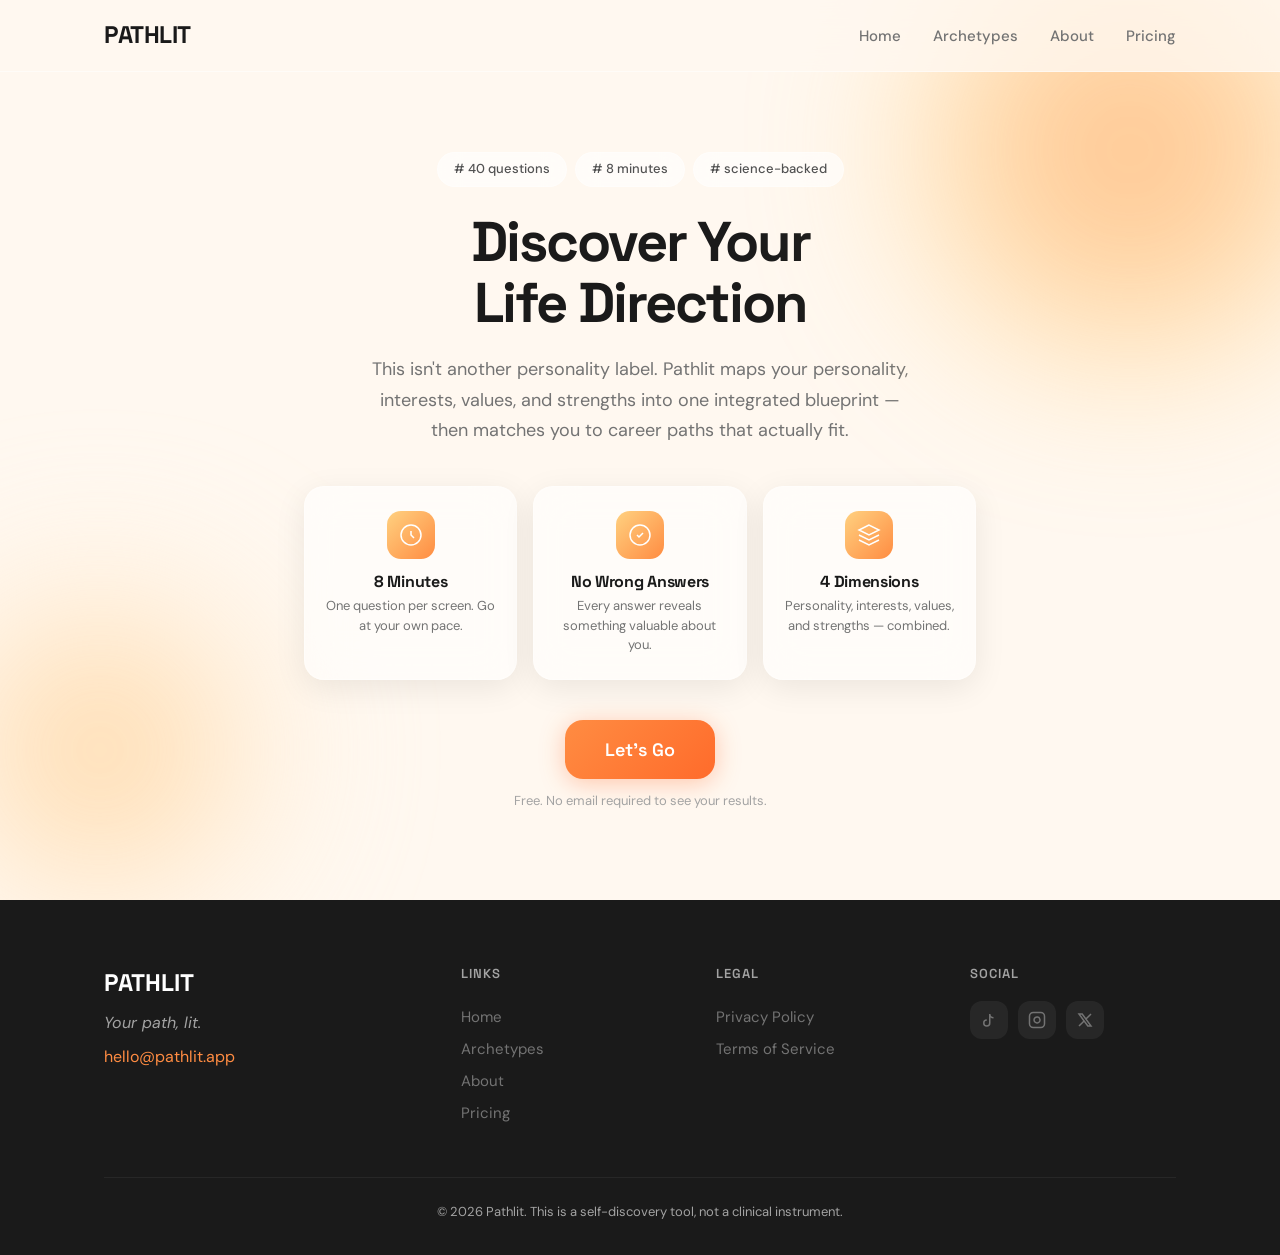
<file: pathlit/quiz.html>
<!DOCTYPE html>
<html lang="en">
<head>
    <meta charset="UTF-8">
    <meta name="viewport" content="width=device-width, initial-scale=1.0">
    <title>Take the Quiz — Pathlit | Find Your Career Path in 8 Minutes</title>
    <meta name="description" content="40 science-backed questions. 8 minutes. Discover your Life Direction Archetype and 3 career paths that actually fit who you are.">
    <link rel="preconnect" href="https://fonts.googleapis.com">
    <link rel="preconnect" href="https://fonts.gstatic.com" crossorigin>
    <link href="https://fonts.googleapis.com/css2?family=Space+Grotesk:wght@400;500;600;700&family=DM+Sans:wght@400;500&family=Syne:wght@600;800&family=JetBrains+Mono:wght@400;700&display=swap" rel="stylesheet">
    <link rel="stylesheet" href="pathlit.css">
</head>
<body>
    <!-- Navigation -->
    <nav class="navbar">
        <div class="nav-container">
            <a href="index.html" class="nav-logo">PATHLIT</a>
            <div class="nav-links">
                <a href="index.html" class="nav-link">Home</a>
                <a href="archetypes.html" class="nav-link">Archetypes</a>
                <a href="about.html" class="nav-link">About</a>
                <a href="clarity-pro.html" class="nav-link">Pricing</a>
            </div>
            <button class="hamburger" id="hamburger" aria-label="Menu">
                <span></span><span></span><span></span>
            </button>
        </div>
        <div class="mobile-menu" id="mobileMenu">
            <a href="index.html" class="mobile-link">Home</a>
            <a href="archetypes.html" class="mobile-link">Archetypes</a>
            <a href="about.html" class="mobile-link">About</a>
            <a href="clarity-pro.html" class="mobile-link">Pricing</a>
        </div>
    </nav>

    <!-- Quiz Container -->
    <section class="quiz-section" id="quizSection">
        <div class="gradient-blob blob-1"></div>
        <div class="gradient-blob blob-2"></div>

        <!-- Start Screen -->
        <div class="quiz-start" id="quizStart">
            <div class="container-narrow">
                <div class="hero-tags" style="justify-content:center;">
                    <span class="tag"># 40 questions</span>
                    <span class="tag"># 8 minutes</span>
                    <span class="tag"># science-backed</span>
                </div>
                <h1 class="quiz-start-title">Discover Your<br>Life Direction</h1>
                <p class="quiz-start-sub">This isn't another personality label. Pathlit maps your personality, interests, values, and strengths into one integrated blueprint — then matches you to career paths that actually fit.</p>

                <div class="quiz-info-cards">
                    <div class="glass-panel quiz-info-card">
                        <div class="quiz-info-icon">
                            <svg width="24" height="24" viewBox="0 0 24 24" fill="none" stroke="currentColor" stroke-width="1.5"><circle cx="12" cy="12" r="10"/><path d="M12 8v4l3 3"/></svg>
                        </div>
                        <h3>8 Minutes</h3>
                        <p>One question per screen. Go at your own pace.</p>
                    </div>
                    <div class="glass-panel quiz-info-card">
                        <div class="quiz-info-icon">
                            <svg width="24" height="24" viewBox="0 0 24 24" fill="none" stroke="currentColor" stroke-width="1.5"><path d="M12 22c5.523 0 10-4.477 10-10S17.523 2 12 2 2 6.477 2 12s4.477 10 10 10z"/><path d="M9 12l2 2 4-4"/></svg>
                        </div>
                        <h3>No Wrong Answers</h3>
                        <p>Every answer reveals something valuable about you.</p>
                    </div>
                    <div class="glass-panel quiz-info-card">
                        <div class="quiz-info-icon">
                            <svg width="24" height="24" viewBox="0 0 24 24" fill="none" stroke="currentColor" stroke-width="1.5"><path d="M12 2L2 7l10 5 10-5-10-5z"/><path d="M2 17l10 5 10-5"/><path d="M2 12l10 5 10-5"/></svg>
                        </div>
                        <h3>4 Dimensions</h3>
                        <p>Personality, interests, values, and strengths — combined.</p>
                    </div>
                </div>

                <button class="btn btn-glow btn-lg" id="startQuizBtn">Let's Go</button>
                <p class="quiz-start-note">Free. No email required to see your results.</p>
            </div>
        </div>

        <!-- Active Quiz -->
        <div class="quiz-active" id="quizActive" style="display:none;">
            <div class="quiz-progress-bar">
                <div class="quiz-progress-fill" id="progressFill"></div>
            </div>
            <div class="quiz-header">
                <span class="quiz-section-label" id="sectionLabel">Section A: Who You Are</span>
                <span class="quiz-counter" id="questionCounter">1 / 40</span>
            </div>

            <div class="container-narrow">
                <div class="quiz-question-wrap glass-panel" id="questionWrap">
                    <p class="quiz-question-text" id="questionText"></p>
                    <div class="quiz-options" id="quizOptions"></div>
                </div>
                <div class="quiz-nav">
                    <button class="btn quiz-back-btn" id="backBtn" style="display:none;">Back</button>
                </div>
            </div>
        </div>

        <!-- Calculating Screen -->
        <div class="quiz-calculating" id="quizCalculating" style="display:none;">
            <div class="container-narrow" style="text-align:center;">
                <div class="calc-spinner"></div>
                <h2>Mapping your direction...</h2>
                <p class="calc-sub">Analysing 4 dimensions across 40 responses</p>
                <div class="calc-steps" id="calcSteps">
                    <div class="calc-step" data-step="1">Mapping personality traits...</div>
                    <div class="calc-step" data-step="2">Identifying career interests...</div>
                    <div class="calc-step" data-step="3">Aligning your values...</div>
                    <div class="calc-step" data-step="4">Finding your strengths...</div>
                    <div class="calc-step" data-step="5">Assigning your archetype...</div>
                </div>
            </div>
        </div>
    </section>

    <!-- Results Section (hidden until quiz complete) -->
    <section class="quiz-results" id="quizResults" style="display:none;">
        <div class="gradient-blob blob-1"></div>
        <div class="gradient-blob blob-3"></div>

        <div class="container-narrow">
            <div class="result-card glass-panel" id="resultCard">
                <div class="result-badge" id="resultBadge">Your Life Direction Archetype</div>
                <div class="result-emoji" id="resultEmoji"></div>
                <h1 class="result-archetype-name" id="resultName"></h1>
                <p class="result-tagline" id="resultTagline"></p>
                <p class="result-description" id="resultDescription"></p>

                <div class="result-strengths" id="resultStrengths">
                    <h3>Your Top Strengths</h3>
                    <div class="result-strength-tags" id="strengthTags"></div>
                </div>

                <div class="result-rarity" id="resultRarity"></div>

                <div class="result-career-hint">
                    <h3>Career Hint</h3>
                    <p id="careerHint"></p>
                </div>
            </div>

            <div class="result-cta-section">
                <div class="glass-panel result-upgrade-card">
                    <div class="upgrade-label">Unlock Your Full Map</div>
                    <h2>Clarity Pro Report</h2>
                    <p>15-page personalised PDF with your complete personality deep-dive, 3 specific career paths, and a 30-day action plan.</p>
                    <ul class="upgrade-features">
                        <li>Full Big Five personality profile with percentile bars</li>
                        <li>Top 5 strengths ranked and explained</li>
                        <li>Values alignment + conflict analysis</li>
                        <li>3 career paths (Primary, Secondary, Unexpected)</li>
                        <li>30-day action plan with weekly steps</li>
                        <li>Shareable summary card for LinkedIn</li>
                    </ul>
                    <a href="clarity-pro.html#buy" class="btn btn-glow btn-lg btn-full">Get Your Full Report — $9.99</a>
                    <p class="upgrade-note">30-day money-back guarantee. Instant PDF delivery.</p>
                </div>
            </div>

            <div class="result-share">
                <h3>Share Your Archetype</h3>
                <div class="share-buttons">
                    <button class="btn share-btn" onclick="shareResult('twitter')">Share on X</button>
                    <button class="btn share-btn" onclick="shareResult('linkedin')">Share on LinkedIn</button>
                    <button class="btn share-btn" onclick="shareResult('copy')">Copy Link</button>
                </div>
            </div>

            <div class="result-explore">
                <a href="archetypes.html" class="btn btn-primary">Explore All 12 Archetypes</a>
            </div>
        </div>
    </section>

    <footer class="footer">
        <div class="container">
            <div class="footer-grid">
                <div class="footer-col">
                    <div class="footer-logo">PATHLIT</div>
                    <p class="footer-tagline">Your path, lit.</p>
                    <p class="footer-email">hello@pathlit.app</p>
                </div>
                <div class="footer-col">
                    <h4>Links</h4>
                    <a href="index.html">Home</a>
                    <a href="archetypes.html">Archetypes</a>
                    <a href="about.html">About</a>
                    <a href="clarity-pro.html">Pricing</a>
                </div>
                <div class="footer-col">
                    <h4>Legal</h4>
                    <a href="#">Privacy Policy</a>
                    <a href="#">Terms of Service</a>
                </div>
                <div class="footer-col">
                    <h4>Social</h4>
                    <div class="footer-social">
                        <a href="#" aria-label="TikTok"><svg width="18" height="18" viewBox="0 0 24 24" fill="none" stroke="currentColor" stroke-width="2"><path d="M9 12a4 4 0 1 0 4 4V4a5 5 0 0 0 5 5"/></svg></a>
                        <a href="#" aria-label="Instagram"><svg width="18" height="18" viewBox="0 0 24 24" fill="none" stroke="currentColor" stroke-width="2"><rect x="2" y="2" width="20" height="20" rx="5" ry="5"/><path d="M16 11.37A4 4 0 1 1 12.63 8 4 4 0 0 1 16 11.37z"/><line x1="17.5" y1="6.5" x2="17.51" y2="6.5"/></svg></a>
                        <a href="#" aria-label="Twitter/X"><svg width="18" height="18" viewBox="0 0 24 24" fill="none" stroke="currentColor" stroke-width="2"><path d="M4 4l11.733 16h4.267l-11.733 -16z"/><path d="M4 20l6.768 -6.768m2.46 -2.46l6.772 -6.772"/></svg></a>
                    </div>
                </div>
            </div>
            <div class="footer-bottom">
                <p>&copy; 2026 Pathlit. This is a self-discovery tool, not a clinical instrument.</p>
            </div>
        </div>
    </footer>

    <script src="pathlit.js"></script>
</body>
</html>
</file>
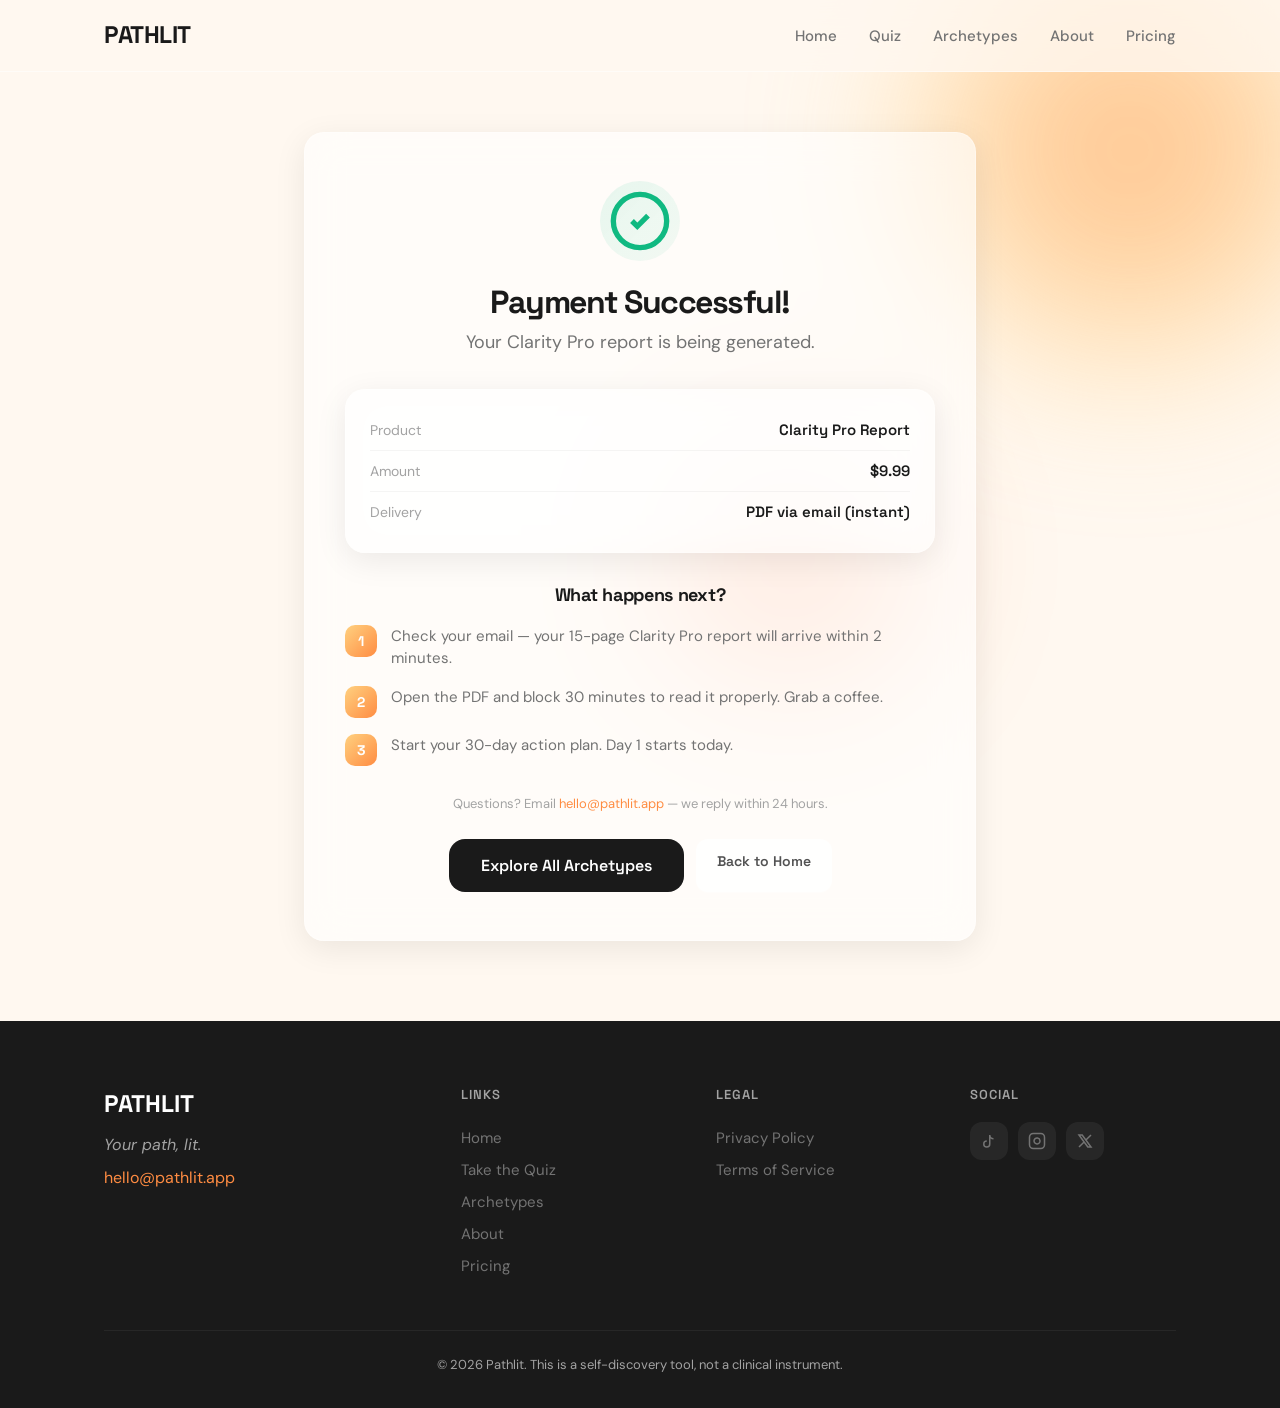
<file: pathlit/success.html>
<!DOCTYPE html>
<html lang="en">
<head>
    <meta charset="UTF-8">
    <meta name="viewport" content="width=device-width, initial-scale=1.0">
    <title>Payment Successful — Your Clarity Pro Report | Pathlit</title>
    <meta name="description" content="Thank you for your purchase. Your Clarity Pro report is ready.">
    <link rel="preconnect" href="https://fonts.googleapis.com">
    <link rel="preconnect" href="https://fonts.gstatic.com" crossorigin>
    <link href="https://fonts.googleapis.com/css2?family=Space+Grotesk:wght@400;500;600;700&family=DM+Sans:wght@400;500&family=Syne:wght@600;800&family=JetBrains+Mono:wght@400;700&display=swap" rel="stylesheet">
    <link rel="stylesheet" href="pathlit.css">
</head>
<body>
    <nav class="navbar">
        <div class="nav-container">
            <a href="index.html" class="nav-logo">PATHLIT</a>
            <div class="nav-links">
                <a href="index.html" class="nav-link">Home</a>
                <a href="quiz.html" class="nav-link">Quiz</a>
                <a href="archetypes.html" class="nav-link">Archetypes</a>
                <a href="about.html" class="nav-link">About</a>
                <a href="clarity-pro.html" class="nav-link">Pricing</a>
            </div>
            <button class="hamburger" id="hamburger" aria-label="Menu">
                <span></span><span></span><span></span>
            </button>
        </div>
        <div class="mobile-menu" id="mobileMenu">
            <a href="index.html" class="mobile-link">Home</a>
            <a href="quiz.html" class="mobile-link">Quiz</a>
            <a href="archetypes.html" class="mobile-link">Archetypes</a>
            <a href="about.html" class="mobile-link">About</a>
            <a href="clarity-pro.html" class="mobile-link">Pricing</a>
        </div>
    </nav>

    <section class="success-page">
        <div class="gradient-blob blob-1"></div>
        <div class="gradient-blob blob-3"></div>
        <div class="container-narrow">
            <div class="glass-panel success-card">
                <div class="success-check">
                    <svg width="64" height="64" viewBox="0 0 24 24" fill="none" stroke="currentColor" stroke-width="2"><circle cx="12" cy="12" r="10"/><path d="M9 12l2 2 4-4"/></svg>
                </div>
                <h1>Payment Successful!</h1>
                <p class="success-sub">Your Clarity Pro report is being generated.</p>

                <div class="success-details glass-panel">
                    <div class="success-row">
                        <span>Product</span>
                        <strong>Clarity Pro Report</strong>
                    </div>
                    <div class="success-row">
                        <span>Amount</span>
                        <strong>$9.99</strong>
                    </div>
                    <div class="success-row">
                        <span>Delivery</span>
                        <strong>PDF via email (instant)</strong>
                    </div>
                </div>

                <div class="success-next">
                    <h3>What happens next?</h3>
                    <div class="success-steps">
                        <div class="success-step">
                            <div class="success-step-num">1</div>
                            <p>Check your email — your 15-page Clarity Pro report will arrive within 2 minutes.</p>
                        </div>
                        <div class="success-step">
                            <div class="success-step-num">2</div>
                            <p>Open the PDF and block 30 minutes to read it properly. Grab a coffee.</p>
                        </div>
                        <div class="success-step">
                            <div class="success-step-num">3</div>
                            <p>Start your 30-day action plan. Day 1 starts today.</p>
                        </div>
                    </div>
                </div>

                <p class="success-support">Questions? Email <a href="mailto:hello@pathlit.app">hello@pathlit.app</a> — we reply within 24 hours.</p>

                <div class="success-actions">
                    <a href="archetypes.html" class="btn btn-primary">Explore All Archetypes</a>
                    <a href="index.html" class="btn share-btn">Back to Home</a>
                </div>
            </div>
        </div>
    </section>

    <footer class="footer">
        <div class="container">
            <div class="footer-grid">
                <div class="footer-col">
                    <div class="footer-logo">PATHLIT</div>
                    <p class="footer-tagline">Your path, lit.</p>
                    <p class="footer-email">hello@pathlit.app</p>
                </div>
                <div class="footer-col">
                    <h4>Links</h4>
                    <a href="index.html">Home</a>
                    <a href="quiz.html">Take the Quiz</a>
                    <a href="archetypes.html">Archetypes</a>
                    <a href="about.html">About</a>
                    <a href="clarity-pro.html">Pricing</a>
                </div>
                <div class="footer-col">
                    <h4>Legal</h4>
                    <a href="#">Privacy Policy</a>
                    <a href="#">Terms of Service</a>
                </div>
                <div class="footer-col">
                    <h4>Social</h4>
                    <div class="footer-social">
                        <a href="#" aria-label="TikTok"><svg width="18" height="18" viewBox="0 0 24 24" fill="none" stroke="currentColor" stroke-width="2"><path d="M9 12a4 4 0 1 0 4 4V4a5 5 0 0 0 5 5"/></svg></a>
                        <a href="#" aria-label="Instagram"><svg width="18" height="18" viewBox="0 0 24 24" fill="none" stroke="currentColor" stroke-width="2"><rect x="2" y="2" width="20" height="20" rx="5" ry="5"/><path d="M16 11.37A4 4 0 1 1 12.63 8 4 4 0 0 1 16 11.37z"/><line x1="17.5" y1="6.5" x2="17.51" y2="6.5"/></svg></a>
                        <a href="#" aria-label="Twitter/X"><svg width="18" height="18" viewBox="0 0 24 24" fill="none" stroke="currentColor" stroke-width="2"><path d="M4 4l11.733 16h4.267l-11.733 -16z"/><path d="M4 20l6.768 -6.768m2.46 -2.46l6.772 -6.772"/></svg></a>
                    </div>
                </div>
            </div>
            <div class="footer-bottom">
                <p>&copy; 2026 Pathlit. This is a self-discovery tool, not a clinical instrument.</p>
            </div>
        </div>
    </footer>

    <script src="pathlit.js"></script>
</body>
</html>
</file>
<file: style.css>
/* ========================================
   CSS Reset & Variables
   ======================================== */
* {
    margin: 0;
    padding: 0;
    box-sizing: border-box;
}

:root {
    /* Brand Colors (ESN & Slavic Palette) */
    --color-blue: #2e3192;
    --color-green: #7ac143;
    --color-orange: #f47b20;
    --color-white: #ffffff;
    --color-cyan: #00aeef;
    --color-magenta: #ec008c;
    --color-black: #000000;

    /* Neutral Colors */
    --color-gray-light: #f8f9fa;
    --color-gray-medium: #e9ecef;
    --color-gray-dark: #222222;

    /* Gradients */
    --gradient-primary: linear-gradient(135deg, var(--color-blue) 0%, var(--color-cyan) 100%);
    --gradient-accent: linear-gradient(135deg, var(--color-orange) 0%, var(--color-magenta) 100%);

    /* Typography - Bold Lato Primary & Headers */
    --font-primary: 'Lato', sans-serif;
    --font-header: 'Lato', sans-serif;

    /* Slavic Accent Colors */
    --slavic-orange: #F39200;
    --slavic-blue: #2E3192;
    --color-cream: #FFF7EB;

    /* Spacing */
    --spacing-xs: 0.5rem;
    --spacing-sm: 1rem;
    --spacing-md: 2rem;
    --spacing-lg: 4rem;
    --spacing-xl: 6rem;

    /* Transitions */
    --transition-fast: 0.2s ease;
    --transition-medium: 0.3s ease;
    --transition-slow: 0.5s ease;

    /* Shadows */
    --shadow-sm: 0 2px 6px rgba(0, 0, 0, 0.05);
    --shadow-md: 0 4px 16px rgba(0, 0, 0, 0.08);
    --shadow-lg: 0 10px 30px rgba(46, 49, 146, 0.12);
}

/* ========================================
   Base Styles
   ======================================== */
html {
    scroll-behavior: smooth;
}

body {
    font-family: var(--font-primary);
    line-height: 1.7;
    color: var(--color-black);
    background: var(--color-white);
    overflow-x: hidden;
    font-size: 18px;
}

.container {
    max-width: 1400px;
    margin: 0 auto;
    padding: 0 var(--spacing-md);
}

/* ========================================
   Navigation
   ======================================== */
.navbar {
    position: fixed;
    top: 0;
    left: 0;
    right: 0;
    background: rgba(0, 0, 0, 0.95);
    backdrop-filter: blur(8px);
    -webkit-backdrop-filter: blur(8px);
    box-shadow: 0 4px 20px rgba(0, 0, 0, 0.6);
    border-bottom: 1px solid rgba(255, 255, 255, 0.12);
    z-index: 900;
    transition: all var(--transition-medium);
}

.nav-container {
    max-width: 1400px;
    margin: 0 auto;
    padding: 0.8rem var(--spacing-md);
    display: flex;
    justify-content: center;
    align-items: center;
}

.nav-menu {
    display: flex;
    gap: 40px;
    list-style: none;
}

.nav-link {
    color: rgba(255, 255, 255, 0.88);
    text-decoration: none;
    font-weight: 900;
    font-size: 0.9rem;
    letter-spacing: 1.5px;
    text-transform: uppercase;
    padding: 0.4rem 0;
    transition: color 0.2s ease;
    position: relative;
}

.nav-link::after {
    content: '';
    position: absolute;
    bottom: -2px;
    left: 0;
    width: 0;
    height: 3px;
    background: var(--slavic-orange);
    border-radius: 2px;
    transition: width var(--transition-medium);
}

.nav-link:hover::after,
.nav-link.active::after {
    width: 100%;
}

.nav-link:hover,
.nav-link.active {
    color: #ffffff;
}

.hamburger {
    display: none;
    flex-direction: column;
    gap: 5px;
    cursor: pointer;
}

.hamburger span {
    width: 25px;
    height: 3px;
    background: #ffffff;
    transition: all var(--transition-fast);
    border-radius: 2px;
}

/* ========================================
   Subpage Hero Banner
   ======================================== */
.page-hero {
    position: relative;
    padding: 130px 0 60px;
    background: #000000;
    color: var(--color-white);
    text-align: center;
    overflow: hidden;
}

.page-hero-bg {
    position: absolute;
    top: 0;
    left: 0;
    width: 100%;
    height: 100%;
    background-image: url('images/marzec - 2025 (IMG_4650).jpg');
    background-size: cover;
    background-position: center;
    opacity: 0.18;
    z-index: 1;
}

.page-hero-content {
    position: relative;
    z-index: 2;
}

.page-hero-title {
    font-family: var(--font-header);
    font-size: clamp(2.5rem, 5vw, 4rem);
    font-weight: 900;
    text-transform: uppercase;
    letter-spacing: 1px;
    margin-bottom: 0.5rem;
    color: var(--color-white);
}

.page-hero-subtitle {
    font-size: 1.2rem;
    font-weight: 700;
    color: #ffffff;
    letter-spacing: 1px;
}

/* ========================================
   Hero Section (Main Page)
   ======================================== */
.hero {
    position: relative;
    min-height: 90vh;
    display: flex;
    align-items: center;
    justify-content: center;
    overflow: hidden;
    padding: 120px 0 60px;
}

.hero-background {
    position: absolute;
    top: 0;
    left: 0;
    width: 100%;
    height: 100%;
    background-image: url('images/marzec - 2025 (IMG_4650).jpg');
    background-size: cover;
    background-position: center;
    background-repeat: no-repeat;
    z-index: -1;
}

.hero-background::after {
    content: '';
    position: absolute;
    top: 0;
    left: 0;
    width: 100%;
    height: 100%;
    background: rgba(255, 247, 235, 0.82);
    z-index: 1;
}

.hero-content {
    text-align: center;
    color: var(--color-white);
    z-index: 2;
    max-width: 1200px;
    padding: 0 var(--spacing-md);
    position: relative;
}

.hero-header {
    display: flex;
    flex-direction: column;
    align-items: center;
    justify-content: center;
    gap: 1.5rem;
    margin-bottom: 1.5rem;
}

.logos-container {
    display: flex;
    justify-content: center;
    align-items: center;
    gap: 40px;
    width: 100%;
}

.hero-logo,
.esn-logo {
    height: 95px;
    width: auto;
    object-fit: contain;
    filter: drop-shadow(0 4px 12px rgba(0, 0, 0, 0.15));
}

.hero-title {
    font-family: var(--font-header);
    font-size: clamp(3rem, 6.5vw, 5.5rem);
    font-weight: 900;
    line-height: 1.05;
    margin: 0;
    letter-spacing: -0.5px;
    text-transform: uppercase;
}

.text-orange {
    color: #f47b20;
    display: block;
    text-shadow: 3px 3px 0px rgba(243, 146, 0, 0.25);
}

.text-blue {
    color: var(--slavic-blue);
    display: block;
    text-shadow: 3px 3px 0px rgba(243, 146, 0, 0.25);
}

.event-date {
    font-family: var(--font-header);
    font-size: clamp(1.4rem, 3vw, 2.2rem);
    font-weight: 900;
    color: var(--slavic-blue);
    margin-bottom: var(--spacing-md);
    letter-spacing: 2px;
    text-transform: uppercase;
}

.countdown {
    display: flex;
    align-items: center;
    justify-content: center;
    gap: 1.5rem;
    flex-wrap: wrap;
}

.countdown-item {
    text-align: center;
}

.countdown-number {
    font-family: var(--font-header);
    font-size: clamp(2.5rem, 5vw, 3.8rem);
    font-weight: 900;
    color: var(--slavic-blue);
    line-height: 1;
}

.countdown-label {
    font-size: 0.85rem;
    font-weight: 900;
    color: var(--slavic-blue);
    text-transform: uppercase;
    letter-spacing: 2px;
    margin-top: var(--spacing-xs);
}

.countdown-separator {
    font-size: clamp(2rem, 4vw, 3rem);
    color: var(--slavic-blue);
    font-weight: 700;
}

/* ========================================
   Section Headers & Common Titles
   ======================================== */
.section-header {
    margin-bottom: var(--spacing-lg);
    text-align: center;
}

.section-title {
    font-family: var(--font-header);
    font-size: clamp(2.2rem, 4vw, 3.2rem);
    font-weight: 900;
    color: var(--slavic-blue);
    text-transform: uppercase;
    letter-spacing: 1px;
    text-align: center;
    margin-bottom: 0 !important;
}

/* Buttons */
.secondary-page-btn {
    display: inline-flex;
    align-items: center;
    gap: 10px;
    padding: 1.1rem 2.2rem;
    background: var(--color-white);
    color: var(--slavic-blue);
    font-family: var(--font-header);
    font-size: 1.05rem;
    font-weight: 900;
    letter-spacing: 1px;
    text-transform: uppercase;
    text-decoration: none;
    border-radius: 50px;
    border: 2px solid var(--slavic-blue);
    box-shadow: var(--shadow-sm);
    transition: all var(--transition-medium);
}

.secondary-page-btn:hover {
    background: var(--slavic-blue);
    color: var(--color-white);
    transform: translateY(-2px);
    box-shadow: var(--shadow-md);
}

/* ========================================
   About Section & Scrollable Photo Carousel
   ======================================== */
.about-section {
    padding: var(--spacing-lg) 0;
    background: var(--color-white);
}

.about-content {
    display: flex;
    flex-direction: column;
    gap: var(--spacing-lg);
    align-items: center;
}

.about-text {
    max-width: 1000px;
    text-align: justify;
    text-align-last: center;
}

.lead-text {
    font-size: 1.4rem;
    font-weight: 700;
    color: var(--slavic-blue);
    margin-bottom: 1.5rem;
    line-height: 1.6;
}

.about-text p {
    margin-bottom: 1.2rem;
    color: var(--color-gray-dark);
    font-size: 1.1rem;
    line-height: 1.8;
}

/* Photo Gallery Carousel */
.gallery-section-wrapper {
    width: 100%;
    margin-top: 1rem;
}

.gallery-header {
    display: flex;
    justify-content: space-between;
    align-items: center;
    margin-bottom: 1.5rem;
    padding: 0 0.5rem;
}

.gallery-title {
    font-family: var(--font-header);
    font-size: 1.5rem;
    font-weight: 900;
    color: var(--slavic-blue);
    text-transform: uppercase;
    letter-spacing: 1px;
}

.carousel-controls {
    display: flex;
    gap: 0.8rem;
}

.carousel-btn {
    width: 44px;
    height: 44px;
    border-radius: 50%;
    border: 2px solid var(--slavic-blue);
    background: var(--color-white);
    color: var(--slavic-blue);
    display: flex;
    align-items: center;
    justify-content: center;
    cursor: pointer;
    transition: all var(--transition-fast);
    box-shadow: var(--shadow-sm);
}

.carousel-btn:hover {
    background: var(--slavic-blue);
    color: var(--color-white);
    transform: translateY(-2px);
    box-shadow: var(--shadow-md);
}

.carousel-track-container {
    width: 100%;
    overflow: hidden;
    border-radius: 16px;
    position: relative;
}

.carousel-track {
    display: flex;
    gap: 1.2rem;
    overflow-x: auto;
    scroll-snap-type: x mandatory;
    scroll-behavior: smooth;
    padding: 0.5rem 0.2rem 1.2rem;
    -webkit-overflow-scrolling: touch;
}

.carousel-track::-webkit-scrollbar {
    height: 8px;
}

.carousel-track::-webkit-scrollbar-track {
    background: var(--color-gray-light);
    border-radius: 4px;
}

.carousel-track::-webkit-scrollbar-thumb {
    background: rgba(46, 49, 146, 0.3);
    border-radius: 4px;
}

.carousel-track::-webkit-scrollbar-thumb:hover {
    background: var(--slavic-blue);
}

.carousel-slide {
    flex: 0 0 320px;
    height: 240px;
    scroll-snap-align: start;
    position: relative;
    border-radius: 14px;
    overflow: hidden;
    cursor: pointer;
    box-shadow: var(--shadow-md);
    transition: transform var(--transition-medium), box-shadow var(--transition-medium);
}

.carousel-slide:hover {
    transform: translateY(-6px);
    box-shadow: var(--shadow-lg);
}

.carousel-slide img {
    width: 100%;
    height: 100%;
    object-fit: cover;
    transition: transform 0.5s ease;
}

.carousel-slide:hover img {
    transform: scale(1.08);
}

.carousel-badge {
    position: absolute;
    bottom: 12px;
    left: 12px;
    padding: 6px 14px;
    border-radius: 20px;
    font-size: 0.75rem;
    font-weight: 900;
    letter-spacing: 1px;
    color: var(--color-white);
    backdrop-filter: blur(6px);
    box-shadow: 0 4px 10px rgba(0, 0, 0, 0.2);
}

.carousel-badge.shrek {
    background: rgba(122, 193, 67, 0.9);
}

.carousel-badge.odyssey {
    background: rgba(0, 174, 239, 0.9);
}

.carousel-badge.erasmusland {
    background: rgba(236, 0, 140, 0.9);
}

.carousel-badge.integration {
    background: rgba(244, 123, 32, 0.9);
}

.carousel-badge.slavic {
    background: rgba(243, 146, 0, 0.92);
}

/* Lightbox */
.lightbox {
    display: none;
    position: fixed;
    z-index: 9999;
    left: 0;
    top: 0;
    width: 100%;
    height: 100%;
    overflow: auto;
    background-color: rgba(0, 0, 0, 0.92);
    justify-content: center;
    align-items: center;
}

.lightbox-content {
    margin: auto;
    display: block;
    max-width: 90%;
    max-height: 85vh;
    border-radius: 12px;
    box-shadow: 0 0 30px rgba(0, 0, 0, 0.5);
}

.close-lightbox {
    position: absolute;
    top: 20px;
    right: 35px;
    color: #ffffff;
    font-size: 45px;
    font-weight: bold;
    cursor: pointer;
    z-index: 10000;
}

/* ========================================
   Event Details Section (Full Width Layout & Schedule)
   ======================================== */
.details-section {
    padding: var(--spacing-lg) 0;
    background: var(--color-gray-light);
}

.details-fullwidth-grid {
    display: grid;
    grid-template-columns: 1fr 1fr;
    gap: var(--spacing-md);
    margin-bottom: var(--spacing-md);
}

.detail-card {
    background: var(--color-white);
    border-radius: 16px;
    padding: 2.2rem;
    box-shadow: var(--shadow-md);
    border: 1px solid var(--color-gray-medium);
    display: flex;
    flex-direction: column;
    position: relative;
}

.detail-header-badge {
    align-self: flex-start;
    font-size: 0.8rem;
    font-weight: 900;
    letter-spacing: 1.5px;
    color: var(--slavic-orange);
    background: rgba(243, 146, 0, 0.1);
    padding: 4px 12px;
    border-radius: 12px;
    margin-bottom: 1rem;
    text-transform: uppercase;
}

/* Location Card */
.location-card .location-resort {
    font-family: var(--font-header);
    font-size: 2rem;
    font-weight: 900;
    color: var(--slavic-blue);
    margin-bottom: 0.3rem;
}

.location-card .location-address {
    font-size: 1.15rem;
    font-weight: 700;
    color: var(--color-orange);
    margin-bottom: 0.8rem;
}

.location-card .location-desc {
    font-size: 1rem;
    color: var(--color-gray-dark);
    margin-bottom: 1.5rem;
}

.map-container-large {
    width: 100%;
    height: 340px;
    border-radius: 12px;
    overflow: hidden;
    box-shadow: 0 4px 12px rgba(0, 0, 0, 0.08);
    border: 1px solid var(--color-gray-medium);
}

/* Package & Price Card */
.package-card .price-header-box {
    display: flex;
    align-items: center;
    justify-content: flex-start;
    gap: 1.5rem;
    background: var(--color-cream);
    padding: 1.2rem 1.5rem;
    border-radius: 14px;
    border: 1px solid rgba(243, 146, 0, 0.2);
    margin-bottom: 1.8rem;
}

.price-tag-item {
    display: flex;
    flex-direction: column;
}

.price-amount {
    font-family: var(--font-header);
    font-size: 2rem;
    font-weight: 900;
    color: var(--slavic-blue);
    line-height: 1;
}

.price-label {
    font-size: 0.75rem;
    font-weight: 900;
    color: var(--color-orange);
    letter-spacing: 1px;
    margin-top: 4px;
}

.price-divider {
    font-size: 2rem;
    color: rgba(46, 49, 146, 0.2);
    font-weight: 300;
}

.package-title {
    font-family: var(--font-header);
    font-size: 1.2rem;
    font-weight: 900;
    color: var(--slavic-blue);
    margin-bottom: 1rem;
    text-transform: uppercase;
    letter-spacing: 0.5px;
}

.package-grid {
    display: grid;
    grid-template-columns: repeat(2, 1fr);
    gap: 0.8rem;
}

.package-item {
    display: flex;
    align-items: center;
    gap: 0.6rem;
    font-size: 0.95rem;
    font-weight: 700;
    color: var(--color-gray-dark);
    background: var(--color-gray-light);
    padding: 0.6rem 1rem;
    border-radius: 8px;
    border: 1px solid var(--color-gray-medium);
}

.package-bullet {
    color: var(--slavic-blue);
    font-size: 1.4rem;
    line-height: 1;
}

/* Timetable / Schedule Grid */
.schedule-grid {
    display: grid;
    grid-template-columns: repeat(3, 1fr);
    gap: 1.5rem;
    margin-top: 1.5rem;
}

.schedule-card {
    background: var(--color-white);
    border-radius: 16px;
    padding: 1.8rem;
    border: 1px solid var(--color-gray-medium);
    box-shadow: var(--shadow-sm);
}

.schedule-day-badge {
    font-size: 0.75rem;
    font-weight: 900;
    letter-spacing: 1px;
    color: var(--color-white);
    background: var(--slavic-blue);
    padding: 4px 12px;
    border-radius: 20px;
    display: inline-block;
    margin-bottom: 0.8rem;
}

.schedule-day-title {
    font-family: var(--font-header);
    font-size: 1.3rem;
    font-weight: 900;
    color: var(--color-gray-dark);
    margin-bottom: 1rem;
}

.schedule-list {
    list-style: none;
    display: flex;
    flex-direction: column;
    gap: 0.7rem;
    font-size: 0.95rem;
    color: var(--color-gray-dark);
}

.schedule-list li {
    padding-bottom: 0.5rem;
    border-bottom: 1px dashed var(--color-gray-medium);
}

.schedule-list li:last-child {
    border-bottom: none;
}

/* Registration CTA Button Repositioned Below Details */
.details-cta-wrapper {
    display: flex;
    justify-content: center;
    align-items: center;
    margin-top: 2rem;
}

.registration-cta-btn {
    display: inline-flex;
    align-items: center;
    gap: 12px;
    padding: 1.2rem 3rem;
    background: var(--gradient-accent);
    color: var(--color-white);
    font-family: var(--font-header);
    font-size: 1.25rem;
    font-weight: 900;
    letter-spacing: 1.5px;
    text-transform: uppercase;
    text-decoration: none;
    border-radius: 50px;
    box-shadow: 0 8px 24px rgba(244, 123, 32, 0.35);
    transition: all var(--transition-medium);
}

.registration-cta-btn:hover {
    transform: translateY(-3px) scale(1.02);
    box-shadow: 0 12px 30px rgba(236, 0, 140, 0.45);
    color: var(--color-white);
}

.registration-cta-btn svg {
    transition: transform var(--transition-fast);
}

.registration-cta-btn:hover svg {
    transform: translateX(6px);
}

/* ========================================
   Registration Section (Full Width)
   ======================================== */
.registration-section {
    padding: var(--spacing-lg) 0;
    background: var(--color-white);
}

.registration-content {
    background: var(--color-gray-light);
    border: 1px solid var(--color-gray-medium);
    border-radius: 16px;
    overflow: hidden;
    box-shadow: var(--shadow-md);
}

.registration-content iframe {
    width: 100%;
    min-height: 800px;
    border: none;
    display: block;
}

/* ========================================
   Organizers Section & Team Tiles
   ======================================== */
.organizer-section {
    padding: var(--spacing-lg) 0;
    background: var(--color-white);
    border-top: 1px solid var(--color-gray-medium);
}

.organizer-content-wrapper {
    max-width: 1200px;
    margin: 0 auto;
}

.organizer-bio-box {
    background: var(--color-gray-light);
    border-radius: 16px;
    padding: 2rem 2.5rem;
    border: 1px solid var(--color-gray-medium);
    margin-bottom: var(--spacing-lg);
    text-align: center;
}

.organizer-bio-title {
    font-family: var(--font-header);
    font-size: 1.5rem;
    font-weight: 900;
    color: var(--slavic-blue);
    margin-bottom: 0.8rem;
    text-transform: uppercase;
}

.organizer-bio {
    font-size: 1.1rem;
    line-height: 1.8;
    color: var(--color-gray-dark);
    text-align: justify;
    text-align-last: center;
}

/* Organizers Member Tiles Grid */
.organizer-tiles-section {
    margin-top: 2rem;
}

.organizers-subtitle {
    text-align: center;
    font-size: 1rem;
    color: #666666;
    margin-top: 0.5rem;
}

.organizer-tiles-grid {
    display: grid;
    grid-template-columns: repeat(4, 1fr);
    gap: 1.8rem;
    margin-top: 2rem;
}

.organizer-tile {
    background: var(--color-white);
    border-radius: 16px;
    overflow: hidden;
    border: 1px solid var(--color-gray-medium);
    box-shadow: var(--shadow-sm);
    transition: all var(--transition-medium);
}

.organizer-tile:hover {
    transform: translateY(-6px);
    box-shadow: var(--shadow-md);
    border-color: var(--slavic-blue);
}

.organizer-photo-wrapper {
    position: relative;
    height: 240px;
    overflow: hidden;
    cursor: pointer;
}

.organizer-tile-img {
    width: 100%;
    height: 100%;
    object-fit: cover;
    transition: transform 0.5s ease;
}

.organizer-photo-wrapper:hover .organizer-tile-img {
    transform: scale(1.08);
}

.organizer-role-badge {
    position: absolute;
    top: 12px;
    right: 12px;
    font-size: 0.7rem;
    font-weight: 900;
    letter-spacing: 1px;
    color: var(--color-white);
    background: var(--slavic-blue);
    padding: 4px 10px;
    border-radius: 20px;
    backdrop-filter: blur(4px);
}

.organizer-tile-info {
    padding: 1.5rem;
    text-align: center;
}

.organizer-name {
    font-family: var(--font-header);
    font-size: 1.35rem;
    font-weight: 900;
    color: var(--slavic-blue);
    margin-bottom: 0.3rem;
}

.organizer-role {
    font-size: 0.9rem;
    font-weight: 700;
    color: var(--slavic-orange);
    margin-bottom: 0.8rem;
}

.organizer-desc {
    font-size: 0.9rem;
    color: var(--color-gray-dark);
    line-height: 1.5;
}

/* Full Team Banner */
.main-team-banner {
    position: relative;
    border-radius: 16px;
    overflow: hidden;
    height: 380px;
    cursor: pointer;
    box-shadow: var(--shadow-md);
    margin-top: 1.5rem;
}

.main-team-banner img {
    width: 100%;
    height: 100%;
    object-fit: cover;
    transition: transform 0.5s ease;
}

.main-team-banner:hover img {
    transform: scale(1.05);
}

.team-banner-overlay {
    position: absolute;
    bottom: 0;
    left: 0;
    right: 0;
    padding: 1.5rem;
    background: linear-gradient(to top, rgba(46, 49, 146, 0.9) 0%, transparent 100%);
    color: var(--color-white);
    font-size: 1.1rem;
    font-weight: 900;
    text-align: center;
}

/* ========================================
   Partners Section & Dedicated Cards
   ======================================== */
.partners-section {
    padding: var(--spacing-lg) 0;
    background: var(--color-gray-light);
}

/* Expandable Partner Tiles */
.partners-tiles-grid {
    display: flex;
    flex-wrap: wrap;
    justify-content: center;
    gap: 1.8rem;
    margin-top: 2rem;
}

.partner-expand-card {
    flex: 1 1 280px;
    max-width: 380px;
    background: var(--color-white);
    border-radius: 16px;
    padding: 1.8rem 1.5rem;
    border: 1px solid var(--color-gray-medium);
    box-shadow: var(--shadow-sm);
    cursor: pointer;
    transition: all 0.3s ease;
    display: flex;
    flex-direction: column;
    align-items: center;
    text-align: center;
    position: relative;
    user-select: none;
}

.partner-expand-card:hover {
    transform: translateY(-4px);
    box-shadow: var(--shadow-md);
    border-color: var(--slavic-blue);
}

.partner-expand-card.active {
    border-color: var(--slavic-orange);
    box-shadow: var(--shadow-lg);
    background: var(--color-cream);
}

.partner-expand-header {
    display: flex;
    flex-direction: column;
    align-items: center;
    width: 100%;
}

.partner-expand-logo {
    max-height: 80px;
    max-width: 180px;
    object-fit: contain;
    margin-bottom: 1rem;
    transition: transform 0.3s ease;
}

.partner-expand-card:hover .partner-expand-logo {
    transform: scale(1.06);
}

.partner-expand-name {
    font-family: var(--font-header);
    font-size: 1.2rem;
    font-weight: 900;
    color: var(--slavic-blue);
    margin-bottom: 0.5rem;
}

.partner-expand-toggle {
    font-size: 0.85rem;
    font-weight: 900;
    color: var(--color-orange);
    display: flex;
    align-items: center;
    gap: 6px;
    margin-top: 0.5rem;
    letter-spacing: 0.5px;
}

.partner-expand-toggle-icon {
    transition: transform 0.3s ease;
}

.partner-expand-card.active .partner-expand-toggle-icon {
    transform: rotate(180deg);
}

.partner-expand-body {
    max-height: 0;
    overflow: hidden;
    opacity: 0;
    transition: max-height 0.4s ease, opacity 0.3s ease, margin-top 0.3s ease;
    width: 100%;
}

.partner-expand-card.active .partner-expand-body {
    max-height: 300px;
    opacity: 1;
    margin-top: 1.2rem;
    padding-top: 1rem;
    border-top: 1px dashed rgba(243, 146, 0, 0.4);
}

.partner-expand-desc {
    font-size: 0.95rem;
    color: var(--color-gray-dark);
    line-height: 1.6;
    margin-bottom: 1.2rem;
}

.partner-expand-link {
    display: inline-block;
    padding: 0.6rem 1.4rem;
    background: var(--slavic-blue);
    color: var(--color-white);
    font-family: var(--font-header);
    font-size: 0.85rem;
    font-weight: 900;
    text-transform: uppercase;
    text-decoration: none;
    border-radius: 20px;
    letter-spacing: 1px;
    transition: all 0.2s ease;
}

.partner-expand-link:hover {
    background: var(--slavic-orange);
    color: var(--color-white);
}

.become-partner-card {
    margin-top: 4rem;
    background: var(--color-cream);
    border: 2px dashed var(--slavic-orange);
    border-radius: 18px;
    padding: 2.5rem;
    text-align: center;
}

.become-partner-title {
    font-family: var(--font-header);
    font-size: 1.8rem;
    font-weight: 900;
    color: var(--slavic-blue);
    margin-bottom: 0.8rem;
}

.become-partner-text {
    max-width: 750px;
    margin: 0 auto 1.5rem;
    font-size: 1.1rem;
    color: var(--color-gray-dark);
}

/* Preview Partner Grid (Main Page) */
.partners-full-grid {
    display: grid;
    grid-template-columns: repeat(auto-fit, minmax(200px, 1fr));
    gap: 1.5rem;
    align-items: center;
    justify-items: center;
    margin-top: 1.5rem;
}

.partner-card {
    width: 100%;
    height: 120px;
    background: var(--color-white);
    border-radius: 14px;
    display: flex;
    align-items: center;
    justify-content: center;
    padding: 1.2rem;
    border: 1px solid var(--color-gray-medium);
    box-shadow: var(--shadow-sm);
    transition: all var(--transition-medium);
    text-decoration: none;
}

.partner-card:hover {
    transform: translateY(-4px);
    box-shadow: var(--shadow-md);
    border-color: var(--slavic-orange);
}

.partner-logo {
    max-width: 100%;
    max-height: 80px;
    object-fit: contain;
}

/* ========================================
   FAQ Section
   ======================================== */
.faq-section {
    padding: var(--spacing-lg) 0;
    background: var(--color-white);
    border-top: 1px solid var(--color-gray-medium);
}

.faq-container {
    max-width: 900px;
}

.faq-accordion {
    display: flex;
    flex-direction: column;
    gap: 1rem;
}

.faq-item {
    background: var(--color-gray-light);
    border-radius: 12px;
    box-shadow: var(--shadow-sm);
    overflow: hidden;
    border: 1px solid var(--color-gray-medium);
    transition: all 0.3s ease;
}

.faq-item:hover {
    box-shadow: var(--shadow-md);
}

.faq-question {
    width: 100%;
    padding: 1.4rem 1.8rem;
    background: none;
    border: none;
    text-align: left;
    font-family: var(--font-primary);
    font-size: 1.15rem;
    font-weight: 900;
    color: var(--slavic-blue);
    cursor: pointer;
    display: flex;
    justify-content: space-between;
    align-items: center;
    gap: 1rem;
}

.faq-question:hover {
    background: rgba(46, 49, 146, 0.04);
}

.faq-icon {
    font-size: 1.8rem;
    font-weight: 300;
    color: var(--color-orange);
    transition: transform 0.3s ease;
}

.faq-item.active .faq-icon {
    transform: rotate(45deg);
    color: var(--color-magenta);
}

.faq-answer {
    max-height: 0;
    overflow: hidden;
    transition: max-height 0.3s ease-out, padding 0.3s ease, opacity 0.3s ease;
    padding: 0 1.8rem;
    opacity: 0;
}

.faq-item.active .faq-answer {
    max-height: 1000px;
    padding: 1.2rem 1.8rem 1.8rem;
    opacity: 1;
}

.faq-answer p {
    margin-bottom: 0.8rem;
    font-size: 1rem;
    color: var(--color-gray-dark);
    line-height: 1.6;
}

.faq-answer ul {
    margin-bottom: 1rem;
    padding-left: 1.4rem;
}

.faq-answer li {
    margin-bottom: 0.4rem;
    color: var(--color-gray-dark);
}

/* ========================================
   Footer
   ======================================== */
.footer {
    background: #000000;
    color: var(--color-white);
    padding: 2.5rem 0 1.8rem;
}

.footer-container {
    display: flex;
    flex-wrap: wrap;
    justify-content: space-between;
    align-items: center;
    gap: 2rem;
}

.footer-heading {
    font-family: var(--font-header);
    font-size: 1.3rem;
    font-weight: 900;
    letter-spacing: 1px;
    line-height: 1.4;
    text-transform: uppercase;
}

.footer-heading span {
    font-weight: 700;
    font-size: 0.95rem;
    opacity: 0.9;
}

.footer-email-link {
    font-family: var(--font-header);
    font-size: 1.2rem;
    font-weight: 900;
    color: var(--color-white);
    text-decoration: underline;
    text-underline-offset: 4px;
    display: block;
    margin-top: 0.5rem;
    transition: opacity 0.3s;
}

.footer-email-link:hover {
    opacity: 0.85;
}

.footer-copy {
    font-size: 0.75rem;
    opacity: 0.6;
    margin-top: 0.8rem;
}

.social-links {
    display: flex;
    gap: 1rem;
}

.social-circle {
    display: flex;
    align-items: center;
    justify-content: center;
    width: 46px;
    height: 46px;
    background: rgba(255, 255, 255, 0.1);
    border-radius: 50%;
    transition: all 0.3s ease;
    color: var(--color-white);
    border: 1px solid rgba(255, 255, 255, 0.25);
    text-decoration: none;
}

.social-circle:hover {
    background: var(--color-white);
    transform: translateY(-3px);
    box-shadow: 0 4px 14px rgba(0, 0, 0, 0.2);
    color: var(--color-orange);
}

.social-circle svg {
    transition: stroke 0.3s ease;
}

.social-circle:hover svg {
    stroke: var(--color-orange);
}

/* ========================================
   Responsive Breakpoints
   ======================================== */
@media (max-width: 1024px) {
    .details-fullwidth-grid,
    .schedule-grid,
    .organizer-tiles-grid,
    .partners-dedicated-grid {
        grid-template-columns: repeat(2, 1fr);
    }
}

@media (max-width: 768px) {
    body {
        font-size: 16px;
    }

    .hamburger {
        display: flex;
    }

    .nav-container {
        justify-content: flex-end;
    }

    .nav-menu {
        position: fixed;
        top: 60px;
        left: -100%;
        width: 100%;
        background: rgba(0, 0, 0, 0.98);
        border-bottom: 1px solid rgba(255, 255, 255, 0.12);
        flex-direction: column;
        padding: 2rem;
        box-shadow: var(--shadow-md);
        transition: left var(--transition-medium);
        align-items: center;
    }

    .nav-menu.active {
        left: 0;
    }

    .details-fullwidth-grid,
    .schedule-grid,
    .organizer-tiles-grid,
    .partners-dedicated-grid,
    .package-grid {
        grid-template-columns: 1fr;
    }

    .footer-container {
        flex-direction: column;
        text-align: center;
    }

    .social-links {
        justify-content: center;
    }
}
</file>
<file: pathlit/pathlit.css>
/* ============================================
   PATHLIT — Glassmorphism + Warm Gradient UI
   Inspired by Monte finance app aesthetic
   ============================================ */

:root {
    /* Warm gradient palette */
    --orange-1: #FF8C42;
    --orange-2: #FF6B2B;
    --amber-1: #FFAB40;
    --amber-2: #FFD180;
    --peach: #FFECD2;
    --cream: #FFF8F0;

    /* Brand accents */
    --forest-dark: #1A1A1A;
    --dark-bg: #0D0D0D;
    --electric-lime: #84CC16;
    --coral-burst: #F43F5E;
    --mint: #10B981;

    /* Neutrals */
    --white: #FFFFFF;
    --gray-50: #FAFAFA;
    --gray-100: #F5F5F5;
    --gray-200: #E5E5E5;
    --gray-400: #A3A3A3;
    --gray-500: #737373;
    --gray-600: #525252;
    --gray-800: #262626;
    --gray-900: #171717;

    /* Glass */
    --glass-bg: rgba(255, 255, 255, 0.6);
    --glass-border: rgba(255, 255, 255, 0.3);
    --glass-shadow: 0 8px 32px rgba(0, 0, 0, 0.08);
    --glass-dark-bg: rgba(255, 255, 255, 0.05);
    --glass-dark-border: rgba(255, 255, 255, 0.08);

    /* Typography */
    --font-display: 'Space Grotesk', sans-serif;
    --font-body: 'DM Sans', sans-serif;
    --font-accent: 'Syne', sans-serif;
    --font-data: 'JetBrains Mono', monospace;

    --nav-height: 72px;
}

/* --- Reset & Base --- */
*, *::before, *::after {
    margin: 0;
    padding: 0;
    box-sizing: border-box;
}

html {
    scroll-behavior: smooth;
    -webkit-font-smoothing: antialiased;
}

body {
    font-family: var(--font-body);
    font-size: 16px;
    line-height: 1.6;
    color: var(--gray-800);
    background: var(--cream);
    overflow-x: hidden;
}

a { color: inherit; text-decoration: none; }
img { max-width: 100%; height: auto; display: block; }

/* --- Layout --- */
.container {
    max-width: 1120px;
    margin: 0 auto;
    padding: 0 24px;
}

.container-narrow {
    max-width: 720px;
    margin: 0 auto;
    padding: 0 24px;
}

/* --- Typography --- */
h1, h2, h3 {
    font-family: var(--font-display);
    font-weight: 700;
    line-height: 1.1;
    color: var(--forest-dark);
}

h1 { font-size: 3.5rem; letter-spacing: -1.5px; }
h2 { font-size: 2.5rem; letter-spacing: -1px; }
h3 { font-size: 1.25rem; letter-spacing: -0.3px; }

.section-title {
    text-align: center;
    margin-bottom: 48px;
}

.section-subtitle {
    text-align: center;
    font-size: 1.125rem;
    color: var(--gray-500);
    margin-top: -32px;
    margin-bottom: 40px;
}

/* --- Tags (pill badges) --- */
.tag {
    display: inline-block;
    font-family: var(--font-body);
    font-weight: 500;
    font-size: 0.8125rem;
    padding: 6px 16px;
    border-radius: 100px;
    background: var(--glass-bg);
    backdrop-filter: blur(12px);
    -webkit-backdrop-filter: blur(12px);
    border: 1px solid var(--glass-border);
    color: var(--gray-600);
}

.hero-tags {
    display: flex;
    gap: 8px;
    flex-wrap: wrap;
    margin-bottom: 24px;
}

/* --- Glass Panel --- */
.glass-panel {
    background: var(--glass-bg);
    backdrop-filter: blur(20px);
    -webkit-backdrop-filter: blur(20px);
    border: 1px solid var(--glass-border);
    border-radius: 20px;
    box-shadow: var(--glass-shadow);
}

/* --- Gradient Blobs --- */
.gradient-blob {
    position: absolute;
    border-radius: 50%;
    filter: blur(80px);
    opacity: 0.6;
    pointer-events: none;
    z-index: 0;
}

.blob-1 {
    width: 500px;
    height: 500px;
    background: radial-gradient(circle, var(--orange-1) 0%, var(--amber-2) 50%, transparent 70%);
    top: -100px;
    right: -100px;
}

.blob-2 {
    width: 400px;
    height: 400px;
    background: radial-gradient(circle, var(--amber-1) 0%, var(--peach) 50%, transparent 70%);
    bottom: -50px;
    left: -100px;
}

.blob-3 {
    width: 300px;
    height: 300px;
    background: radial-gradient(circle, var(--orange-2) 0%, transparent 70%);
    top: 40%;
    left: 50%;
    transform: translateX(-50%);
}

.blob-4 {
    width: 450px;
    height: 450px;
    background: radial-gradient(circle, var(--amber-1) 0%, var(--peach) 50%, transparent 70%);
    top: -80px;
    left: -120px;
}

.blob-5 {
    width: 350px;
    height: 350px;
    background: radial-gradient(circle, var(--orange-1) 0%, transparent 70%);
    bottom: -100px;
    right: -80px;
}

.blob-6 {
    width: 500px;
    height: 500px;
    background: radial-gradient(circle, var(--orange-1) 0%, var(--orange-2) 40%, transparent 70%);
    top: 50%;
    left: 50%;
    transform: translate(-50%, -50%);
    opacity: 0.3;
}

/* --- Buttons --- */
.btn {
    display: inline-block;
    font-family: var(--font-display);
    font-weight: 600;
    font-size: 1rem;
    padding: 14px 32px;
    border-radius: 16px;
    border: none;
    cursor: pointer;
    transition: all 0.2s ease;
    text-align: center;
}

.btn:hover {
    transform: translateY(-2px);
    box-shadow: 0 12px 32px rgba(0,0,0,0.15);
}

.btn:active {
    transform: translateY(0);
}

.btn-primary {
    background: var(--forest-dark);
    color: var(--white);
}

.btn-primary:hover {
    background: var(--gray-800);
}

.btn-glow {
    background: linear-gradient(135deg, var(--orange-1), var(--orange-2));
    color: var(--white);
    box-shadow: 0 4px 24px rgba(255, 107, 43, 0.35);
}

.btn-glow:hover {
    box-shadow: 0 8px 40px rgba(255, 107, 43, 0.5);
}

.btn-lg {
    font-size: 1.125rem;
    padding: 18px 40px;
    border-radius: 18px;
}

.btn-full { width: 100%; }

/* ============================================
   NAVIGATION
   ============================================ */
.navbar {
    position: fixed;
    top: 0;
    left: 0;
    right: 0;
    z-index: 1000;
    background: rgba(255, 248, 240, 0.8);
    backdrop-filter: blur(20px);
    -webkit-backdrop-filter: blur(20px);
    border-bottom: 1px solid rgba(255, 255, 255, 0.5);
    height: var(--nav-height);
}

.nav-container {
    max-width: 1120px;
    margin: 0 auto;
    padding: 0 24px;
    height: 100%;
    display: flex;
    align-items: center;
    justify-content: space-between;
}

.nav-logo {
    font-family: var(--font-display);
    font-weight: 700;
    font-size: 1.5rem;
    color: var(--forest-dark);
    letter-spacing: -0.5px;
}

.nav-links {
    display: flex;
    gap: 32px;
}

.nav-link {
    font-family: var(--font-body);
    font-weight: 500;
    font-size: 0.9375rem;
    color: var(--gray-500);
    transition: color 0.2s;
    position: relative;
}

.nav-link:hover,
.nav-link.active {
    color: var(--forest-dark);
}

.nav-link.active::after {
    content: '';
    position: absolute;
    bottom: -4px;
    left: 0;
    right: 0;
    height: 2px;
    background: var(--orange-1);
    border-radius: 1px;
}

.nav-cta {
    font-family: var(--font-display);
    font-weight: 600;
    font-size: 0.875rem;
    background: var(--forest-dark);
    color: var(--white);
    padding: 10px 22px;
    border-radius: 12px;
    transition: all 0.2s;
}

.nav-cta:hover {
    background: var(--gray-800);
    transform: translateY(-1px);
}

/* Hamburger */
.hamburger {
    display: none;
    background: none;
    border: none;
    cursor: pointer;
    padding: 8px;
    flex-direction: column;
    gap: 5px;
}

.hamburger span {
    display: block;
    width: 22px;
    height: 2px;
    background: var(--forest-dark);
    border-radius: 2px;
    transition: transform 0.3s, opacity 0.3s;
}

.hamburger.active span:nth-child(1) { transform: rotate(45deg) translate(5px, 5px); }
.hamburger.active span:nth-child(2) { opacity: 0; }
.hamburger.active span:nth-child(3) { transform: rotate(-45deg) translate(5px, -5px); }

/* Mobile menu */
.mobile-menu {
    display: none;
    position: fixed;
    top: var(--nav-height);
    left: 0;
    right: 0;
    background: rgba(255, 248, 240, 0.95);
    backdrop-filter: blur(24px);
    -webkit-backdrop-filter: blur(24px);
    padding: 24px;
    flex-direction: column;
    gap: 12px;
    border-bottom: 1px solid var(--glass-border);
    z-index: 999;
}

.mobile-menu.open { display: flex; }

.mobile-link {
    font-family: var(--font-body);
    font-weight: 500;
    font-size: 1.125rem;
    color: var(--gray-500);
    padding: 8px 0;
}

.mobile-link.active { color: var(--forest-dark); }

.mobile-cta {
    font-family: var(--font-display);
    font-weight: 600;
    background: var(--forest-dark);
    color: var(--white);
    padding: 14px;
    border-radius: 14px;
    text-align: center;
    margin-top: 8px;
}

/* Mobile sticky CTA */
.mobile-sticky-cta {
    display: none;
    position: fixed;
    bottom: 0;
    left: 0;
    right: 0;
    padding: 12px 16px;
    background: rgba(255, 248, 240, 0.9);
    backdrop-filter: blur(20px);
    -webkit-backdrop-filter: blur(20px);
    border-top: 1px solid var(--glass-border);
    z-index: 998;
}

/* ============================================
   HERO SECTION
   ============================================ */
.hero {
    position: relative;
    min-height: 100vh;
    display: flex;
    align-items: center;
    padding: calc(var(--nav-height) + 40px) 24px 80px;
    overflow: hidden;
}

.hero-content {
    max-width: 1120px;
    margin: 0 auto;
    position: relative;
    z-index: 1;
    width: 100%;
    max-width: 640px;
}

.hero-headline {
    font-size: 4rem;
    margin-bottom: 8px;
    color: var(--forest-dark);
}

.hero-headline-sub {
    font-family: var(--font-display);
    font-weight: 500;
    font-size: 2rem;
    color: var(--gray-500);
    margin-bottom: 24px;
    letter-spacing: -0.5px;
}

.hero-sub {
    font-size: 1.125rem;
    color: var(--gray-500);
    margin-bottom: 36px;
    line-height: 1.7;
    max-width: 480px;
}

.hero-proof {
    margin-top: 24px;
    display: flex;
    gap: 12px;
    flex-wrap: wrap;
}

.proof-pill {
    display: inline-flex;
    align-items: center;
    gap: 8px;
    padding: 8px 16px;
    border-radius: 100px;
    background: var(--glass-bg);
    backdrop-filter: blur(12px);
    -webkit-backdrop-filter: blur(12px);
    border: 1px solid var(--glass-border);
    font-size: 0.8125rem;
    font-weight: 500;
    color: var(--gray-600);
}

.proof-dot {
    width: 8px;
    height: 8px;
    border-radius: 50%;
    background: var(--mint);
}

.proof-star {
    color: var(--amber-1);
}

/* Floating glass cards */
.floating-cards {
    position: absolute;
    right: 80px;
    top: 50%;
    transform: translateY(-50%);
    z-index: 1;
    display: flex;
    flex-direction: column;
    gap: 16px;
}

.glass-card {
    background: var(--glass-bg);
    backdrop-filter: blur(24px);
    -webkit-backdrop-filter: blur(24px);
    border: 1px solid var(--glass-border);
    border-radius: 16px;
    padding: 16px 24px;
    box-shadow: var(--glass-shadow);
    transition: transform 0.3s ease;
}

.glass-card:hover {
    transform: scale(1.03);
}

.float-card-1 {
    transform: rotate(-3deg);
}

.float-card-1:hover {
    transform: rotate(-3deg) scale(1.03);
}

.float-card-2 {
    transform: rotate(2deg) translateX(30px);
}

.float-card-2:hover {
    transform: rotate(2deg) translateX(30px) scale(1.03);
}

.float-card-3 {
    transform: rotate(-1deg);
}

.float-card-3:hover {
    transform: rotate(-1deg) scale(1.03);
}

.card-label {
    display: block;
    font-size: 0.75rem;
    font-weight: 500;
    color: var(--gray-400);
    text-transform: uppercase;
    letter-spacing: 0.5px;
    margin-bottom: 4px;
}

.card-value {
    font-family: var(--font-display);
    font-weight: 600;
    font-size: 1rem;
    color: var(--forest-dark);
}

.card-value-big {
    font-family: var(--font-data);
    font-weight: 700;
    font-size: 2rem;
    color: var(--orange-1);
    letter-spacing: -1px;
}

/* ============================================
   BENEFITS
   ============================================ */
.benefits {
    padding: 96px 0;
    position: relative;
}

.benefits-grid {
    display: grid;
    grid-template-columns: repeat(3, 1fr);
    gap: 24px;
}

.benefit-card {
    padding: 32px 28px;
    transition: transform 0.2s;
}

.benefit-card:hover {
    transform: translateY(-4px);
}

.benefit-icon-wrap {
    width: 56px;
    height: 56px;
    display: flex;
    align-items: center;
    justify-content: center;
    background: linear-gradient(135deg, var(--amber-2), var(--orange-1));
    border-radius: 14px;
    color: var(--white);
    margin-bottom: 20px;
}

.benefit-card h3 {
    margin-bottom: 12px;
}

.benefit-card p {
    color: var(--gray-500);
    font-size: 0.9375rem;
    line-height: 1.6;
}

/* ============================================
   HOW IT WORKS
   ============================================ */
.how-it-works {
    padding: 96px 0;
    position: relative;
}

.steps-grid {
    display: grid;
    grid-template-columns: repeat(3, 1fr);
    gap: 24px;
}

.step-card {
    padding: 32px 28px;
    transition: transform 0.2s;
}

.step-card:hover {
    transform: translateY(-4px);
}

.step-number {
    font-family: var(--font-data);
    font-weight: 700;
    font-size: 2.5rem;
    color: var(--orange-1);
    opacity: 0.7;
    margin-bottom: 12px;
    letter-spacing: -2px;
}

.step-tag {
    display: inline-block;
    font-size: 0.75rem;
    font-weight: 500;
    padding: 4px 12px;
    border-radius: 100px;
    background: rgba(255, 140, 66, 0.1);
    color: var(--orange-2);
    margin-bottom: 12px;
}

.step-card p {
    color: var(--gray-500);
    font-size: 0.9375rem;
    line-height: 1.6;
}

.steps-cta {
    text-align: center;
    margin-top: 48px;
}

/* ============================================
   TESTIMONIALS
   ============================================ */
.testimonials {
    padding: 96px 0;
    position: relative;
    overflow: hidden;
}

.testimonials-grid {
    display: grid;
    grid-template-columns: repeat(3, 1fr);
    gap: 24px;
}

.testimonial-card {
    padding: 28px;
    display: flex;
    flex-direction: column;
    justify-content: space-between;
}

.testimonial-quote {
    font-family: var(--font-accent);
    font-weight: 600;
    font-size: 0.9375rem;
    line-height: 1.6;
    color: var(--forest-dark);
    margin-bottom: 24px;
}

.testimonial-author {
    display: flex;
    align-items: center;
    gap: 12px;
}

.author-avatar {
    width: 40px;
    height: 40px;
    border-radius: 12px;
    background: linear-gradient(135deg, var(--amber-2), var(--orange-1));
    color: var(--white);
    display: flex;
    align-items: center;
    justify-content: center;
    font-family: var(--font-display);
    font-weight: 700;
    font-size: 1rem;
}

.author-name {
    display: block;
    font-weight: 500;
    font-size: 0.9375rem;
    color: var(--forest-dark);
}

.author-role {
    display: block;
    font-size: 0.8125rem;
    color: var(--gray-400);
}

/* ============================================
   FINAL CTA (Homepage)
   ============================================ */
.final-cta {
    padding: 120px 0;
    background: var(--dark-bg);
    text-align: center;
    position: relative;
    overflow: hidden;
}

.final-cta h2 {
    color: var(--white);
    font-size: 3rem;
    margin-bottom: 12px;
}

.final-cta p {
    color: var(--gray-400);
    font-size: 1.25rem;
    margin-bottom: 36px;
}

.final-cta-sub {
    margin-top: 16px;
    font-size: 0.875rem !important;
    color: var(--gray-500) !important;
    margin-bottom: 0 !important;
}

/* ============================================
   ABOUT PAGE
   ============================================ */
.about-hero {
    position: relative;
    padding: calc(var(--nav-height) + 80px) 0 64px;
    overflow: hidden;
}

.about-hero h1 {
    font-size: 3.5rem;
    position: relative;
    z-index: 1;
}

.about-hero .hero-tags {
    position: relative;
    z-index: 1;
}

.founder-story {
    padding: 64px 0 96px;
}

.founder-grid {
    display: grid;
    grid-template-columns: 280px 1fr;
    gap: 56px;
    align-items: start;
}

.photo-placeholder {
    width: 100%;
    aspect-ratio: 3 / 4;
    display: flex;
    flex-direction: column;
    align-items: center;
    justify-content: center;
    gap: 12px;
    color: var(--gray-400);
}

.photo-placeholder span {
    font-size: 0.8125rem;
}

.founder-text p {
    margin-bottom: 16px;
    color: var(--gray-500);
    font-size: 1.0625rem;
    line-height: 1.7;
}

.founder-greeting {
    font-family: var(--font-display);
    font-weight: 700;
    font-size: 1.75rem !important;
    color: var(--forest-dark) !important;
    letter-spacing: -0.5px;
}

.founder-highlight {
    font-family: var(--font-display);
    font-weight: 700;
    font-size: 1.25rem !important;
    color: var(--forest-dark) !important;
}

.founder-aside {
    font-style: italic;
    color: var(--gray-400) !important;
}

/* Why Matters */
.why-matters {
    padding: 96px 0;
    text-align: center;
    position: relative;
    overflow: hidden;
}

.stats-grid {
    display: grid;
    grid-template-columns: repeat(3, 1fr);
    gap: 24px;
    margin-bottom: 48px;
}

.stat-card {
    padding: 40px 24px;
}

.stat-number {
    font-family: var(--font-data);
    font-weight: 700;
    font-size: 2.5rem;
    background: linear-gradient(135deg, var(--orange-1), var(--orange-2));
    -webkit-background-clip: text;
    -webkit-text-fill-color: transparent;
    background-clip: text;
    display: block;
    margin-bottom: 8px;
    letter-spacing: -1px;
}

.stat-card p { color: var(--gray-500); }

.why-text {
    max-width: 640px;
    margin: 0 auto 16px;
    color: var(--gray-500);
    font-size: 1.0625rem;
    line-height: 1.7;
}

.why-mission {
    font-family: var(--font-display);
    font-weight: 700;
    font-size: 1.25rem;
    color: var(--forest-dark);
}

/* Trust Signals */
.trust-signals {
    padding: 48px 0 64px;
}

.trust-grid {
    display: grid;
    grid-template-columns: repeat(4, 1fr);
    gap: 16px;
}

.trust-badge {
    display: flex;
    align-items: center;
    gap: 12px;
    padding: 16px 20px;
    font-size: 0.8125rem;
    font-weight: 500;
    color: var(--gray-600);
    border-radius: 16px;
}

.trust-badge svg {
    flex-shrink: 0;
    color: var(--orange-1);
}

/* About CTA */
.about-cta {
    padding: 96px 0;
    text-align: center;
    position: relative;
    overflow: hidden;
    background: var(--dark-bg);
}

.about-cta-text {
    font-size: 1.25rem;
    color: var(--gray-400);
    margin-bottom: 32px;
    position: relative;
    z-index: 1;
}

.about-cta .btn {
    position: relative;
    z-index: 1;
}

.about-cta-sign {
    margin-top: 24px;
    font-family: var(--font-accent);
    font-weight: 600;
    color: var(--gray-500);
    font-size: 1rem;
    position: relative;
    z-index: 1;
}

/* ============================================
   SALES PAGE
   ============================================ */
.sales-hero {
    position: relative;
    padding: calc(var(--nav-height) + 80px) 0 80px;
    text-align: center;
    overflow: hidden;
}

.sales-hero h1 {
    font-size: 3rem;
    margin-bottom: 20px;
    position: relative;
    z-index: 1;
}

.sales-hero .hero-tags {
    justify-content: center;
    position: relative;
    z-index: 1;
}

.sales-hero-sub {
    font-size: 1.25rem;
    color: var(--gray-500);
    margin-bottom: 36px;
    line-height: 1.7;
    position: relative;
    z-index: 1;
}

.sales-hero .btn {
    position: relative;
    z-index: 1;
}

/* Agitation */
.agitation {
    padding: 80px 0;
}

.agitation-lead {
    font-family: var(--font-display);
    font-weight: 700;
    font-size: 1.25rem;
    color: var(--forest-dark);
    margin-bottom: 24px;
}

.agitation p {
    font-size: 1.0625rem;
    line-height: 1.8;
    color: var(--gray-500);
    margin-bottom: 16px;
}

/* What's Inside */
.whats-inside {
    padding: 96px 0;
    position: relative;
    overflow: hidden;
}

.features-grid {
    max-width: 640px;
    margin: 0 auto;
    display: flex;
    flex-direction: column;
    gap: 12px;
}

.feature-item {
    display: flex;
    align-items: flex-start;
    gap: 16px;
    padding: 18px 24px;
    border-radius: 16px;
}

.feature-item svg {
    flex-shrink: 0;
    color: var(--orange-1);
    margin-top: 2px;
}

.feature-item span {
    font-size: 0.9375rem;
    color: var(--gray-600);
    line-height: 1.5;
}

/* Price Comparison */
.price-comparison {
    padding: 96px 0;
}

.comparison-table {
    max-width: 800px;
    margin: 0 auto;
    overflow: hidden;
    padding: 4px;
}

.comparison-row {
    display: grid;
    grid-template-columns: 1fr 120px 1.5fr;
    gap: 16px;
    padding: 16px 24px;
    align-items: center;
    border-bottom: 1px solid rgba(0,0,0,0.04);
}

.comparison-row:last-child { border-bottom: none; }

.comparison-header {
    font-weight: 500;
    font-size: 0.8125rem;
    color: var(--gray-400);
    text-transform: uppercase;
    letter-spacing: 0.5px;
}

.comparison-price {
    font-family: var(--font-data);
    font-weight: 700;
    color: var(--gray-500);
    text-align: center;
}

.comparison-highlight {
    background: rgba(255, 140, 66, 0.08);
    border-radius: 14px;
    border-bottom: none;
    margin: 4px 0;
}

.highlight-price {
    color: var(--orange-1) !important;
    font-size: 1.25rem;
}

/* FAQ */
.faq {
    padding: 96px 0;
}

.faq-list {
    display: flex;
    flex-direction: column;
    gap: 10px;
}

.faq-item {
    overflow: hidden;
    border-radius: 16px;
}

.faq-question {
    width: 100%;
    display: flex;
    align-items: center;
    justify-content: space-between;
    padding: 20px 24px;
    background: none;
    border: none;
    cursor: pointer;
    font-family: var(--font-body);
    font-weight: 500;
    font-size: 1rem;
    color: var(--forest-dark);
    text-align: left;
    gap: 16px;
}

.faq-icon {
    font-size: 1.5rem;
    font-weight: 300;
    color: var(--gray-400);
    transition: transform 0.3s;
    flex-shrink: 0;
}

.faq-item.open .faq-icon {
    transform: rotate(45deg);
}

.faq-answer {
    max-height: 0;
    overflow: hidden;
    transition: max-height 0.3s ease;
}

.faq-answer p {
    padding: 0 24px 20px;
    color: var(--gray-500);
    line-height: 1.6;
}

/* Sales Final CTA */
.sales-final-cta {
    padding: 120px 0;
    background: var(--dark-bg);
    text-align: center;
    position: relative;
    overflow: hidden;
}

.guarantee-badge {
    display: inline-flex;
    align-items: center;
    gap: 12px;
    padding: 12px 28px;
    border-radius: 100px;
    color: var(--orange-1);
    font-family: var(--font-display);
    font-weight: 600;
    font-size: 0.9375rem;
    margin-bottom: 24px;
    background: var(--glass-dark-bg) !important;
    backdrop-filter: blur(12px) !important;
    border: 1px solid var(--glass-dark-border) !important;
}

.guarantee-text {
    color: var(--gray-400);
    max-width: 500px;
    margin: 0 auto 40px;
    line-height: 1.6;
}

.sales-final-cta h2 {
    color: var(--white);
    font-size: 2.5rem;
    margin-bottom: 32px;
}

.payment-trust {
    display: inline-flex;
    align-items: center;
    gap: 8px;
    margin-top: 20px;
    color: var(--gray-500);
    font-size: 0.8125rem;
}

/* ============================================
   FOOTER
   ============================================ */
.footer {
    padding: 64px 0 32px;
    background: var(--forest-dark);
    color: var(--gray-400);
}

.footer-grid {
    display: grid;
    grid-template-columns: 1.5fr 1fr 1fr 1fr;
    gap: 48px;
    margin-bottom: 48px;
}

.footer-logo {
    font-family: var(--font-display);
    font-weight: 700;
    font-size: 1.5rem;
    color: var(--white);
    margin-bottom: 8px;
}

.footer-tagline {
    font-style: italic;
    margin-bottom: 8px;
}

.footer-email { color: var(--orange-1); }

.footer-col h4 {
    font-family: var(--font-display);
    font-weight: 600;
    font-size: 0.8125rem;
    color: var(--gray-400);
    text-transform: uppercase;
    letter-spacing: 1px;
    margin-bottom: 16px;
}

.footer-col a {
    display: block;
    color: var(--gray-500);
    font-size: 0.9375rem;
    padding: 4px 0;
    transition: color 0.2s;
}

.footer-col a:hover { color: var(--white); }

.footer-social {
    display: flex;
    gap: 10px;
}

.footer-social a {
    display: flex;
    align-items: center;
    justify-content: center;
    width: 38px;
    height: 38px;
    border-radius: 12px;
    background: rgba(255,255,255,0.06);
    transition: background 0.2s;
}

.footer-social a:hover {
    background: rgba(255,255,255,0.12);
}

.footer-bottom {
    border-top: 1px solid rgba(255,255,255,0.06);
    padding-top: 24px;
    text-align: center;
    font-size: 0.8125rem;
}

/* ============================================
   ANIMATIONS
   ============================================ */
@keyframes fadeInUp {
    from { opacity: 0; transform: translateY(24px); }
    to { opacity: 1; transform: translateY(0); }
}

@keyframes float {
    0%, 100% { transform: translateY(0); }
    50% { transform: translateY(-10px); }
}

.fade-in-up {
    animation: fadeInUp 0.6s ease forwards;
}

/* ============================================
   RESPONSIVE
   ============================================ */
@media (max-width: 1024px) {
    h1 { font-size: 2.75rem; }
    .hero-headline { font-size: 3rem; }

    .benefits-grid,
    .steps-grid,
    .testimonials-grid,
    .stats-grid { grid-template-columns: 1fr; gap: 16px; }

    .trust-grid { grid-template-columns: repeat(2, 1fr); }

    .floating-cards { display: none; }

    .founder-grid {
        grid-template-columns: 1fr;
        gap: 40px;
    }

    .photo-placeholder {
        max-width: 280px;
        margin: 0 auto;
    }

    .footer-grid {
        grid-template-columns: repeat(2, 1fr);
        gap: 32px;
    }

    .comparison-row {
        grid-template-columns: 1fr 100px 1.2fr;
        font-size: 0.875rem;
    }
}

@media (max-width: 768px) {
    :root { --nav-height: 60px; }

    h1 { font-size: 2.25rem; }
    h2 { font-size: 1.75rem; }
    .hero-headline { font-size: 2.5rem; }
    .hero-headline-sub { font-size: 1.5rem; }
    .sales-hero h1 { font-size: 2rem; }
    .about-hero h1 { font-size: 2.25rem; }
    .section-title { margin-bottom: 32px; }

    /* Nav */
    .nav-links, .nav-cta { display: none; }
    .hamburger { display: flex; }
    .mobile-sticky-cta { display: block; }
    body { padding-bottom: 72px; }

    /* Hero */
    .hero {
        min-height: auto;
        padding: calc(var(--nav-height) + 40px) 24px 64px;
    }

    .floating-cards { display: none; }

    /* Blobs smaller on mobile */
    .blob-1 { width: 300px; height: 300px; }
    .blob-2 { width: 250px; height: 250px; }

    /* Grids */
    .benefits-grid,
    .steps-grid,
    .testimonials-grid,
    .stats-grid { grid-template-columns: 1fr; }

    .trust-grid { grid-template-columns: 1fr; }

    /* Comparison */
    .comparison-row {
        grid-template-columns: 1fr;
        gap: 4px;
        padding: 16px;
    }
    .comparison-price { text-align: left; }
    .comparison-header { display: none; }

    /* Footer */
    .footer-grid { grid-template-columns: 1fr; gap: 32px; }

    /* Spacing */
    .benefits,
    .how-it-works,
    .testimonials,
    .why-matters,
    .whats-inside,
    .price-comparison,
    .faq { padding: 64px 0; }

    .final-cta,
    .sales-final-cta,
    .about-cta { padding: 80px 0; }

    .final-cta h2,
    .sales-final-cta h2 { font-size: 1.75rem; }

    .btn-lg {
        font-size: 1rem;
        padding: 16px 28px;
    }

    .quiz-info-cards { grid-template-columns: 1fr; }
    .quiz-start-title { font-size: 2.25rem; }
    .quiz-question-text { font-size: 1.125rem; }
    .archetype-grid { grid-template-columns: 1fr; }
    .result-card { padding: 32px 20px; }
}

/* ============================================
   QUIZ PAGE
   ============================================ */
.quiz-section {
    position: relative;
    min-height: 100vh;
    overflow: hidden;
}

.quiz-start {
    padding: calc(var(--nav-height) + 80px) 0 80px;
    text-align: center;
}

.quiz-start-title {
    font-size: 3.5rem;
    margin-bottom: 20px;
    letter-spacing: -2px;
}

.quiz-start-sub {
    font-size: 1.125rem;
    color: var(--gray-500);
    line-height: 1.7;
    margin-bottom: 40px;
    max-width: 540px;
    margin-left: auto;
    margin-right: auto;
}

.quiz-info-cards {
    display: grid;
    grid-template-columns: repeat(3, 1fr);
    gap: 16px;
    margin-bottom: 40px;
}

.quiz-info-card {
    padding: 24px 20px;
    text-align: center;
}

.quiz-info-icon {
    width: 48px;
    height: 48px;
    display: flex;
    align-items: center;
    justify-content: center;
    background: linear-gradient(135deg, var(--amber-2), var(--orange-1));
    border-radius: 14px;
    color: var(--white);
    margin: 0 auto 14px;
}

.quiz-info-card h3 {
    font-size: 1rem;
    margin-bottom: 6px;
}

.quiz-info-card p {
    font-size: 0.8125rem;
    color: var(--gray-500);
    line-height: 1.5;
}

.quiz-start-note {
    margin-top: 12px;
    font-size: 0.8125rem;
    color: var(--gray-400);
}

/* Active Quiz */
.quiz-active {
    padding-top: var(--nav-height);
}

.quiz-progress-bar {
    position: fixed;
    top: var(--nav-height);
    left: 0;
    right: 0;
    height: 4px;
    background: var(--gray-200);
    z-index: 999;
}

.quiz-progress-fill {
    height: 100%;
    background: linear-gradient(90deg, var(--orange-1), var(--orange-2));
    transition: width 0.4s ease;
    border-radius: 0 2px 2px 0;
}

.quiz-header {
    display: flex;
    justify-content: space-between;
    align-items: center;
    max-width: 720px;
    margin: 0 auto;
    padding: 24px 24px 0;
}

.quiz-section-label {
    font-family: var(--font-display);
    font-weight: 600;
    font-size: 0.8125rem;
    color: var(--orange-1);
    text-transform: uppercase;
    letter-spacing: 0.5px;
}

.quiz-counter {
    font-family: var(--font-data);
    font-size: 0.8125rem;
    color: var(--gray-400);
}

.quiz-question-wrap {
    padding: 40px 32px;
    margin-top: 24px;
}

.quiz-question-text {
    font-family: var(--font-display);
    font-weight: 600;
    font-size: 1.375rem;
    color: var(--forest-dark);
    line-height: 1.4;
    margin-bottom: 28px;
    letter-spacing: -0.3px;
}

.quiz-options {
    display: flex;
    flex-direction: column;
    gap: 10px;
}

.quiz-option {
    display: flex;
    align-items: center;
    gap: 14px;
    width: 100%;
    padding: 16px 20px;
    background: rgba(255, 255, 255, 0.5);
    border: 1.5px solid var(--glass-border);
    border-radius: 14px;
    cursor: pointer;
    font-family: var(--font-body);
    font-size: 0.9375rem;
    color: var(--gray-600);
    text-align: left;
    transition: all 0.2s ease;
}

.quiz-option:hover {
    background: rgba(255, 140, 66, 0.06);
    border-color: var(--orange-1);
    transform: translateX(4px);
}

.quiz-option.selected {
    background: linear-gradient(135deg, rgba(255, 140, 66, 0.1), rgba(255, 107, 43, 0.1));
    border-color: var(--orange-1);
}

.option-letter {
    display: flex;
    align-items: center;
    justify-content: center;
    width: 32px;
    height: 32px;
    border-radius: 10px;
    background: var(--glass-bg);
    border: 1px solid var(--glass-border);
    font-family: var(--font-display);
    font-weight: 700;
    font-size: 0.8125rem;
    color: var(--gray-500);
    flex-shrink: 0;
    transition: all 0.2s;
}

.quiz-option:hover .option-letter,
.quiz-option.selected .option-letter {
    background: var(--orange-1);
    color: var(--white);
    border-color: var(--orange-1);
}

.option-text {
    line-height: 1.4;
}

.quiz-nav {
    max-width: 720px;
    margin: 16px auto 0;
    padding: 0 24px;
}

.quiz-back-btn {
    background: none;
    color: var(--gray-400);
    font-size: 0.875rem;
    padding: 8px 16px;
}

.quiz-back-btn:hover {
    color: var(--gray-600);
    box-shadow: none;
    transform: none;
}

@keyframes quizSlideIn {
    from { opacity: 0; transform: translateX(24px); }
    to { opacity: 1; transform: translateX(0); }
}

.quiz-slide-in {
    animation: quizSlideIn 0.35s ease forwards;
}

/* Calculating Screen */
.quiz-calculating {
    padding: calc(var(--nav-height) + 120px) 0;
}

.quiz-calculating h2 {
    margin-bottom: 8px;
}

.calc-sub {
    color: var(--gray-400);
    margin-bottom: 40px;
}

.calc-spinner {
    width: 48px;
    height: 48px;
    border: 3px solid var(--gray-200);
    border-top-color: var(--orange-1);
    border-radius: 50%;
    margin: 0 auto 24px;
    animation: spin 0.8s linear infinite;
}

@keyframes spin {
    to { transform: rotate(360deg); }
}

.calc-steps {
    display: flex;
    flex-direction: column;
    gap: 12px;
    text-align: left;
    max-width: 360px;
    margin: 0 auto;
}

.calc-step {
    font-size: 0.9375rem;
    color: var(--gray-300);
    padding-left: 28px;
    position: relative;
    transition: color 0.3s;
}

.calc-step::before {
    content: '';
    position: absolute;
    left: 0;
    top: 50%;
    transform: translateY(-50%);
    width: 16px;
    height: 16px;
    border-radius: 50%;
    border: 2px solid var(--gray-200);
    transition: all 0.3s;
}

.calc-step.active {
    color: var(--forest-dark);
}

.calc-step.active::before {
    background: var(--orange-1);
    border-color: var(--orange-1);
}

/* ============================================
   RESULTS PAGE
   ============================================ */
.quiz-results {
    position: relative;
    padding: calc(var(--nav-height) + 40px) 0 80px;
    overflow: hidden;
}

.result-card {
    padding: 48px 40px;
    text-align: center;
    margin-bottom: 40px;
}

.result-badge {
    font-family: var(--font-display);
    font-weight: 600;
    font-size: 0.75rem;
    text-transform: uppercase;
    letter-spacing: 1.5px;
    color: var(--orange-1);
    margin-bottom: 20px;
}

.result-emoji {
    font-size: 4rem;
    margin-bottom: 16px;
}

.result-archetype-name {
    font-size: 2.5rem;
    margin-bottom: 12px;
    letter-spacing: -1.5px;
}

.result-tagline {
    font-family: var(--font-accent);
    font-weight: 600;
    font-size: 1.125rem;
    color: var(--gray-500);
    font-style: italic;
    margin-bottom: 20px;
    line-height: 1.5;
}

.result-description {
    color: var(--gray-500);
    font-size: 1rem;
    line-height: 1.7;
    margin-bottom: 28px;
    max-width: 520px;
    margin-left: auto;
    margin-right: auto;
}

.result-strengths {
    margin-bottom: 24px;
}

.result-strengths h3 {
    font-size: 0.8125rem;
    text-transform: uppercase;
    letter-spacing: 1px;
    color: var(--gray-400);
    margin-bottom: 12px;
}

.result-strength-tags {
    display: flex;
    flex-wrap: wrap;
    gap: 8px;
    justify-content: center;
}

.strength-tag {
    display: inline-block;
    font-size: 0.8125rem;
    font-weight: 500;
    padding: 6px 14px;
    border-radius: 100px;
    background: rgba(255, 140, 66, 0.1);
    color: var(--orange-2);
}

.result-rarity {
    font-size: 0.9375rem;
    color: var(--gray-500);
    margin-bottom: 28px;
}

.rarity-percent {
    font-family: var(--font-data);
    font-weight: 700;
    font-size: 1.5rem;
    color: var(--orange-1);
    letter-spacing: -0.5px;
}

.result-career-hint {
    text-align: left;
    background: rgba(255, 140, 66, 0.04);
    border: 1px solid rgba(255, 140, 66, 0.12);
    border-radius: 14px;
    padding: 20px 24px;
}

.result-career-hint h3 {
    font-size: 0.875rem;
    color: var(--orange-1);
    margin-bottom: 8px;
}

.result-career-hint p {
    color: var(--gray-500);
    font-size: 0.9375rem;
    line-height: 1.6;
}

/* Upgrade CTA */
.result-cta-section {
    margin-bottom: 40px;
}

.result-upgrade-card {
    padding: 40px 32px;
    text-align: center;
}

.upgrade-label {
    font-family: var(--font-display);
    font-weight: 600;
    font-size: 0.75rem;
    text-transform: uppercase;
    letter-spacing: 1.5px;
    color: var(--orange-1);
    margin-bottom: 12px;
}

.result-upgrade-card h2 {
    margin-bottom: 12px;
}

.result-upgrade-card > p {
    color: var(--gray-500);
    margin-bottom: 24px;
    line-height: 1.6;
}

.upgrade-features {
    list-style: none;
    text-align: left;
    max-width: 480px;
    margin: 0 auto 28px;
    display: flex;
    flex-direction: column;
    gap: 10px;
}

.upgrade-features li {
    padding-left: 28px;
    position: relative;
    font-size: 0.9375rem;
    color: var(--gray-600);
    line-height: 1.5;
}

.upgrade-features li::before {
    content: '';
    position: absolute;
    left: 0;
    top: 6px;
    width: 16px;
    height: 16px;
    border-radius: 50%;
    background: linear-gradient(135deg, var(--amber-2), var(--orange-1));
}

.upgrade-note {
    margin-top: 12px;
    font-size: 0.8125rem;
    color: var(--gray-400);
}

/* Share */
.result-share {
    text-align: center;
    margin-bottom: 32px;
}

.result-share h3 {
    margin-bottom: 16px;
}

.share-buttons {
    display: flex;
    gap: 10px;
    justify-content: center;
    flex-wrap: wrap;
}

.share-btn {
    background: var(--glass-bg);
    backdrop-filter: blur(12px);
    border: 1px solid var(--glass-border);
    color: var(--gray-600);
    font-size: 0.875rem;
    padding: 10px 20px;
    border-radius: 12px;
}

.share-btn:hover {
    background: var(--forest-dark);
    color: var(--white);
}

.result-explore {
    text-align: center;
}

/* ============================================
   ARCHETYPES PAGE
   ============================================ */
.archetype-hero-sub {
    font-size: 1.125rem;
    color: var(--gray-500);
    margin-top: 16px;
    line-height: 1.7;
    max-width: 560px;
    position: relative;
    z-index: 1;
}

.archetype-family {
    padding: 80px 0;
    position: relative;
    overflow: hidden;
}

.archetype-family.family-alt {
    background: rgba(255, 140, 66, 0.02);
}

.family-header {
    text-align: center;
    margin-bottom: 48px;
}

.family-tag {
    display: inline-block;
    font-family: var(--font-display);
    font-weight: 600;
    font-size: 0.75rem;
    text-transform: uppercase;
    letter-spacing: 1.5px;
    color: var(--orange-1);
    padding: 6px 16px;
    border-radius: 100px;
    background: rgba(255, 140, 66, 0.1);
    margin-bottom: 16px;
}

.family-header h2 {
    font-size: 2rem;
}

.archetype-grid {
    display: grid;
    grid-template-columns: repeat(3, 1fr);
    gap: 24px;
}

.archetype-card {
    padding: 32px 28px;
    transition: transform 0.2s;
    display: flex;
    flex-direction: column;
}

.archetype-card:hover {
    transform: translateY(-4px);
}

.archetype-emoji {
    font-size: 2.5rem;
    margin-bottom: 12px;
}

.archetype-card h3 {
    font-size: 1.25rem;
    margin-bottom: 8px;
}

.archetype-tagline {
    font-family: var(--font-accent);
    font-weight: 600;
    font-size: 0.875rem;
    color: var(--gray-500);
    font-style: italic;
    line-height: 1.5;
    margin-bottom: 12px;
}

.archetype-desc {
    font-size: 0.9375rem;
    color: var(--gray-500);
    line-height: 1.6;
    margin-bottom: 16px;
    flex-grow: 1;
}

.archetype-strengths {
    display: flex;
    flex-wrap: wrap;
    gap: 6px;
    margin-bottom: 16px;
}

.archetype-careers {
    font-size: 0.8125rem;
    color: var(--gray-500);
    line-height: 1.5;
    margin-bottom: 10px;
}

.archetype-careers strong,
.archetype-blind strong {
    color: var(--forest-dark);
}

.archetype-blind {
    font-size: 0.8125rem;
    color: var(--gray-400);
    line-height: 1.5;
    font-style: italic;
}

@media (max-width: 1024px) {
    .archetype-grid { grid-template-columns: 1fr 1fr; }
    .quiz-info-cards { grid-template-columns: 1fr 1fr; }
}

/* ============================================
   PAYMENT MODAL
   ============================================ */
.payment-overlay {
    display: none;
    position: fixed;
    inset: 0;
    z-index: 2000;
    background: rgba(0, 0, 0, 0.5);
    backdrop-filter: blur(8px);
    -webkit-backdrop-filter: blur(8px);
    align-items: center;
    justify-content: center;
    padding: 24px;
}

.payment-overlay.open {
    display: flex;
}

.payment-modal {
    width: 100%;
    max-width: 440px;
    padding: 32px;
    position: relative;
    animation: modalSlideUp 0.3s ease;
    max-height: 90vh;
    overflow-y: auto;
}

@keyframes modalSlideUp {
    from { opacity: 0; transform: translateY(24px); }
    to { opacity: 1; transform: translateY(0); }
}

.payment-close {
    position: absolute;
    top: 16px;
    right: 20px;
    background: none;
    border: none;
    font-size: 1.75rem;
    color: var(--gray-400);
    cursor: pointer;
    padding: 4px;
    line-height: 1;
    transition: color 0.2s;
}

.payment-close:hover {
    color: var(--forest-dark);
}

.payment-modal-header {
    text-align: center;
    margin-bottom: 28px;
    padding-bottom: 20px;
    border-bottom: 1px solid rgba(0,0,0,0.06);
}

.payment-product {
    display: flex;
    align-items: center;
    justify-content: space-between;
    margin-bottom: 8px;
}

.payment-product-label {
    font-family: var(--font-display);
    font-weight: 700;
    font-size: 1.25rem;
    color: var(--forest-dark);
}

.payment-product-price {
    font-family: var(--font-data);
    font-weight: 700;
    font-size: 1.5rem;
    color: var(--orange-1);
    letter-spacing: -0.5px;
}

.payment-product-desc {
    font-size: 0.8125rem;
    color: var(--gray-400);
    text-align: left;
}

/* Form fields */
.payment-field {
    margin-bottom: 20px;
}

.payment-field label,
.payment-card-section label {
    display: block;
    font-family: var(--font-display);
    font-weight: 600;
    font-size: 0.8125rem;
    color: var(--forest-dark);
    margin-bottom: 6px;
}

.payment-field input {
    width: 100%;
    padding: 14px 16px;
    font-family: var(--font-body);
    font-size: 1rem;
    color: var(--forest-dark);
    background: rgba(255, 255, 255, 0.7);
    border: 1.5px solid var(--glass-border);
    border-radius: 12px;
    outline: none;
    transition: border-color 0.2s;
}

.payment-field input:focus {
    border-color: var(--orange-1);
    box-shadow: 0 0 0 3px rgba(255, 140, 66, 0.1);
}

.payment-field input::placeholder {
    color: var(--gray-400);
}

.payment-field-hint {
    display: block;
    font-size: 0.75rem;
    color: var(--gray-400);
    margin-top: 4px;
}

.payment-card-section {
    margin-bottom: 24px;
}

.payment-card-element {
    padding: 14px 16px;
    background: rgba(255, 255, 255, 0.7);
    border: 1.5px solid var(--glass-border);
    border-radius: 12px;
    transition: border-color 0.2s;
    min-height: 48px;
}

.payment-card-element:focus-within {
    border-color: var(--orange-1);
    box-shadow: 0 0 0 3px rgba(255, 140, 66, 0.1);
}

.payment-card-error {
    font-size: 0.8125rem;
    color: var(--coral-burst);
    margin-top: 6px;
    min-height: 20px;
}

/* Pay button spinner */
.pay-spinner {
    display: inline-block;
    width: 18px;
    height: 18px;
    border: 2px solid rgba(255,255,255,0.3);
    border-top-color: var(--white);
    border-radius: 50%;
    animation: spin 0.6s linear infinite;
    vertical-align: middle;
    margin-left: 8px;
}

/* Payment footer */
.payment-footer {
    margin-top: 20px;
    display: flex;
    flex-direction: column;
    align-items: center;
    gap: 8px;
}

.payment-trust-row {
    display: flex;
    align-items: center;
    gap: 6px;
    font-size: 0.75rem;
    color: var(--gray-400);
}

.payment-trust-row svg {
    color: var(--gray-400);
    flex-shrink: 0;
}

.payment-methods {
    display: flex;
    gap: 6px;
    margin-top: 4px;
    flex-wrap: wrap;
    justify-content: center;
}

.pm-badge {
    font-family: var(--font-display);
    font-weight: 600;
    font-size: 0.6875rem;
    padding: 3px 8px;
    border-radius: 4px;
    background: rgba(0, 0, 0, 0.04);
    color: var(--gray-500);
    letter-spacing: 0.3px;
}

/* ============================================
   SUCCESS PAGE
   ============================================ */
.success-page {
    position: relative;
    min-height: 100vh;
    padding: calc(var(--nav-height) + 60px) 0 80px;
    overflow: hidden;
}

.success-card {
    padding: 48px 40px;
    text-align: center;
}

.success-check {
    width: 80px;
    height: 80px;
    display: flex;
    align-items: center;
    justify-content: center;
    background: linear-gradient(135deg, rgba(16, 185, 129, 0.1), rgba(16, 185, 129, 0.05));
    border-radius: 50%;
    margin: 0 auto 24px;
    color: var(--mint);
}

.success-card h1 {
    font-size: 2rem;
    margin-bottom: 8px;
}

.success-sub {
    color: var(--gray-500);
    font-size: 1.125rem;
    margin-bottom: 32px;
}

.success-details {
    text-align: left;
    padding: 20px 24px;
    margin-bottom: 32px;
    background: rgba(255, 255, 255, 0.4);
}

.success-row {
    display: flex;
    justify-content: space-between;
    align-items: center;
    padding: 8px 0;
}

.success-row:not(:last-child) {
    border-bottom: 1px solid rgba(0, 0, 0, 0.04);
}

.success-row span {
    font-size: 0.875rem;
    color: var(--gray-400);
}

.success-row strong {
    font-family: var(--font-display);
    font-weight: 600;
    font-size: 0.9375rem;
    color: var(--forest-dark);
}

.success-next {
    text-align: left;
    margin-bottom: 28px;
}

.success-next h3 {
    text-align: center;
    margin-bottom: 20px;
    font-size: 1.125rem;
}

.success-steps {
    display: flex;
    flex-direction: column;
    gap: 16px;
}

.success-step {
    display: flex;
    align-items: flex-start;
    gap: 14px;
}

.success-step-num {
    width: 32px;
    height: 32px;
    display: flex;
    align-items: center;
    justify-content: center;
    background: linear-gradient(135deg, var(--amber-2), var(--orange-1));
    border-radius: 10px;
    color: var(--white);
    font-family: var(--font-display);
    font-weight: 700;
    font-size: 0.875rem;
    flex-shrink: 0;
}

.success-step p {
    font-size: 0.9375rem;
    color: var(--gray-500);
    line-height: 1.5;
}

.success-support {
    font-size: 0.8125rem;
    color: var(--gray-400);
    margin-bottom: 24px;
}

.success-support a {
    color: var(--orange-1);
}

.success-actions {
    display: flex;
    gap: 12px;
    justify-content: center;
    flex-wrap: wrap;
}

@media (max-width: 768px) {
    .payment-modal {
        padding: 24px 20px;
        max-width: 100%;
        border-radius: 20px 20px 0 0;
        max-height: 95vh;
    }
    .payment-overlay {
        align-items: flex-end;
        padding: 0;
    }
    .success-card {
        padding: 32px 20px;
    }
}
</file>
<file: SlavIW_bac/style.css>
/* ========================================
   CSS Reset & Variables (Reset i Zmienne)
   ======================================== */
* {
    margin: 0;
    /* Usuwa wszystkie domyślne marginesy przeglądarki */
    padding: 0;
    /* Usuwa wszystkie domyślne paddingi przeglądarki */
    box-sizing: border-box;
    /* Szerokość/wysokość elementu ZAWIERA padding i border (łatwiejsze obliczenia) */
}

:root {
    /* Brand Colors (Kolory marki ESN) */
    --color-blue: #2e3192;
    /* Główny niebieski kolor ESN */
    --color-green: #7ac143;
    /* Zielony kolor ESN */
    --color-orange: #f47b20;
    /* Pomarańczowy kolor ESN */
    --color-white: #ffffff;
    /* Biały */
    --color-cyan: #00aeef;
    /* Cyjan/jasny niebieski */
    --color-magenta: #ec008c;
    /* Różowy/magenta */
    --color-black: #000000;
    /* Czarny */

    /* Neutral Colors (Kolory neutralne) */
    --color-gray-light: #f8f9fa;
    /* Bardzo jasny szary do tła */
    --color-gray-medium: #e9ecef;
    /* Średni szary do obramowań */
    --color-gray-dark: #333333;
    /* Ciemny szary do tekstu */

    /* Gradients - More Subtle (Gradienty - subtelniejsze) */
    --gradient-primary: linear-gradient(135deg, var(--color-blue) 0%, var(--color-cyan) 100%);
    /* Gradient niebieski->cyjan */
    --gradient-accent: linear-gradient(135deg, var(--color-orange) 0%, var(--color-magenta) 100%);
    /* Gradient pomarańczowy->różowy */

    /* Typography (Czcionki) */
    --font-primary: 'Lato', sans-serif;
    --font-header: 'Oswald', sans-serif;
    /* Nowy font nagłówkowy */

    /* Slavic Colors */
    --slavic-orange: #F39200;
    --slavic-blue: #2E3192;
    --color-cream: #FFF7EB;
    /* Bardzo jasny pomarańcz na tło */

    /* Folder Colors */
    --folder-color: #70a1ff;
    --folder-back-color: #4785ff;
    --paper-1: #e6e6e6;
    --paper-2: #f2f2f2;
    --paper-3: #ffffff;

    /* Generous Spacing (Odstępy - hojne jak w nowoczesnych designach) */
    --spacing-xs: 0.5rem;
    /* Extra mały odstęp (8px) */
    --spacing-sm: 1rem;
    /* Mały odstęp (16px) */
    --spacing-md: 2rem;
    /* Średni odstęp (32px) */
    --spacing-lg: 4rem;
    /* Duży odstęp (64px) */
    --spacing-xl: 6rem;
    /* Extra duży odstęp (96px) */
    --spacing-xxl: 8rem;
    /* Extra extra duży odstęp (128px) */
    --spacing-xxxl: 10rem;
    /* Extra extra extra duży odstęp (160px) */

    /* Transitions (Animacje przejścia) */
    --transition-fast: 0.2s ease;
    /* Szybka animacja (0.2 sekundy) */
    --transition-medium: 0.3s ease;
    /* Średnia animacja (0.3 sekundy) */
    --transition-slow: 0.5s ease;
    /* Wolna animacja (0.5 sekundy) */

    /* Shadows - More Subtle (Cienie - subtelniejsze) */
    --shadow-sm: 0 2px 4px rgba(0, 0, 0, 0.05);
    /* Mały, delikatny cień */
    --shadow-md: 0 4px 8px rgba(0, 0, 0, 0.08);
    /* Średni cień */
    --shadow-lg: 0 8px 16px rgba(0, 0, 0, 0.1);
    /* Duży cień */
}

/* ========================================
   Base Styles (Style bazowe)
   ======================================== */
html {
    scroll-behavior: smooth;
    /* Płynne scrollowanie przy kliknięciu w linki do sekcji */
}

body {
    font-family: var(--font-primary);
    /* Użyj czcionki Lato */
    line-height: 1.8;
    /* Odstęp między liniami tekstu (180% wysokości czcionki) - lepsze czytanie */
    color: var(--color-black);
    /* Domyślny kolor tekstu - czarny */
    background: var(--color-white);
    /* Tło strony - białe */
    overflow-x: hidden;
    /* Ukryj poziomy scrollbar (zapobiega przesuwaniu w lewo/prawo) */
    font-size: 18px;
    /* Bazowy rozmiar czcionki (większy = łatwiej czytać) */
}

.container {
    max-width: 1400px;
    /* Maksymalna szerokość contenera (nie będzie szersza niż 1400px) */
    margin: 0 auto;
    /* Wyśrodkowanie (automatyczne marginesy po bokach) */
    padding: 0 var(--spacing-lg);
    /* Padding po bokach (64px) - odstęp od krawędzi */
}

/* ========================================
   Navigation - Minimalist (Nawigacja - minimalistyczna)
   ======================================== */
.navbar {
    position: fixed;
    /* Pasek "przyklejony" - zawsze widoczny mimo scrollowania */
    top: 0;
    /* Przyczepiony do samej góry */
    left: 0;
    /* Od lewej krawędzi */
    right: 0;
    /* Do prawej krawędzi (= pełna szerokość) */
    background: rgba(255, 255, 255, 0.02);
    /* Prawie niewidoczne tło */
    backdrop-filter: blur(3px);
    /* Minimalne rozmycie */
    -webkit-backdrop-filter: blur(3px);
    /* Wsparcie dla Safari */
    box-shadow: none;
    /* Brak cienia */
    z-index: 900;
    /* Wysoka wartość = pasek ZAWSZE na wierzchu innych elementów */
    transition: all var(--transition-medium);
    /* Płynne animacje przy zmianach (0.3s) */
}

.nav-container {
    max-width: 1200px;
    /* Maksymalna szerokość zawartości nawigacji */
    margin: 0 auto;
    /* Wyśrodkowanie */
    padding: 0.5rem var(--spacing-sm);
    /* Mniejszy padding góra/dół (8px) - niższy pasek */
    display: flex;
    /* Użyj flexbox do układania elementów */
    justify-content: center;
    /* Wyśrodkuj menu */
    align-items: center;
    /* Wyrównanie w pionie do środka */
}

.logo-text {
    font-size: 1.3rem;
    /* Rozmiar tekstu logo (20.8px) */
    font-weight: 700;
    /* Pogrubienie (bold) */
    color: var(--color-blue);
    /* Kolor niebieski ESN */
    letter-spacing: -0.3px;
    /* Lekkie zbliżenie liter (tighter spacing) */
}

.nav-menu {
    display: flex;
    gap: 40px;
    /* Zmniejszono odstęp z 64px */
    list-style: none;
}

.nav-link {
    color: rgba(0, 0, 0, 0.78);
    text-decoration: none;
    /* Zachowaj brak podkreślenia domyślnego */
    font-weight: 600;
    font-size: 0.85rem;
    letter-spacing: 1.2px;
    text-transform: uppercase;
    padding: 0.6rem 0;
    transition: color .2s ease;
    position: relative;
    /* Dla ::after */
}

.nav-link::after {
    content: '';
    /* Pusty element (będzie podkreśleniem) */
    position: relative;
    /* Pozycja względem .nav-link */
    bottom: 0;
    /* Na samym dole linku */
    left: 0;
    /* Od lewej */
    width: 0;
    /* Początkowo niewidoczne (szerokość 0) */
    height: 1px;
    /* Wysokość podkreślenia (cieńsza) */
    background: var(--color-blue);
    /* Kolor niebieski zamiast różowego */
    transition: width var(--transition-medium);
    /* Płynne rozszerzanie (0.3s) */
}

.nav-link:hover::after,
.nav-link.active::after {
    width: 100%;
    /* Przy hover lub aktywnym linku - pełna szerokość (podkreślenie pojawia się) */
}

.nav-link:hover,
.nav-link.active {
    color: var(--slavic-blue);
}

.hamburger {
    display: none;
    /* Domyślnie ukryty (pokazuje się tylko na mobile) */
    flex-direction: column;
    /* Ustawienie pasków w kolumnie */
    gap: 5px;
    /* Odstęp między paskami */
    cursor: pointer;
    /* Kursor "ręka" przy najechaniu */
}

.hamburger span {
    width: 25px;
    /* Szerokość paska hamburgera */
    height: 2px;
    /* Wysokość paska */
    background: var(--color-blue);
    /* Kolor niebieski */
    transition: all var(--transition-fast);
    /* Płynna animacja (dla transformacji X) */
    border-radius: 2px;
    /* Lekkie zaokrąglenie rogów */
}

/* ========================================
   Hero Section - Clean & Bold (Sekcja główna - czysta i wyrazista)
   ======================================== */
.hero {
    position: relative;
    /* Potrzebne dla absolutnego pozycjonowania .hero-background */
    min-height: 100vh;
    /* Minimalna wysokość = 100% wysokości viewport (pełny ekran) */
    display: flex;
    /* Flexbox do centrowania zawartości */
    align-items: center;
    /* Wyrównanie w pionie do środka */
    justify-content: center;
    /* Wyrównanie w poziomie do środka */
    overflow: hidden;
    /* Ukryj to co wychodzi poza (np. parallax) */
    padding: 100px 0 40px;
    /* Padding: 100px góra (navbar 80px + 20px), 40px dół - bardziej kompaktowo */
}

.hero-background {
    position: absolute;
    /* Pozycjonowanie absolutne (tło za tekstem) */
    top: 0;
    /* Od samej góry */
    left: 0;
    /* Od lewej */
    width: 100%;
    /* Pełna szerokość */
    height: 100%;
    /* Pełna wysokość */
    background-image: url('marzec - 2025 (IMG_4650).jpg');
    /* Przywrócono zdjęcie grupowe */
    background-size: cover;
    /* Rozciągnij zdjęcie aby pokryło cały obszar */
    background-position: center;
    /* Wycentruj zdjęcie */
    background-repeat: no-repeat;
    /* Nie powtarzaj zdjęcia */
    z-index: -1;
    /* Pod tekstem (niższa wartość = niżej w stosie) */
}

.hero-background::after {
    content: '';
    /* Pusty element (będzie nakładką gradientu) */
    position: absolute;
    /* Pozycja względem .hero-background */
    top: 0;
    /* Od góry */
    left: 0;
    /* Od lewej */
    width: 100%;
    /* Pełna szerokość */
    height: 100%;
    /* Pełna wysokość */
    background: rgba(255, 247, 235, 0.80);
    /* Jasny pomarańczowy/kremowy overlay (85% krycia) */
    z-index: 1;
    /* Nad zdjęciem, pod tekstem */
}

.hero-content {
    text-align: center;
    /* Wyśrodkuj tekst */
    color: var(--color-white);
    /* Biały kolor tekstu */
    z-index: 2;
    /* Nad zdjęciem i gradientem */
    max-width: 1200px;
    /* Maksymalna szerokość contentu */
    padding: 0 var(--spacing-md);
    /* Padding po bokach (32px) */
    position: relative;
    /* Potrzebne dla z-index */
}

.hero-header {
    display: flex;
    /* Flexbox - logo i tytuł w kolumnie */
    flex-direction: column;
    /* Elementy jeden pod drugim (logo nad tytułem) */
    align-items: center;
    /* Wyrównaj w poziomie do środka */
    justify-content: center;
    /* Wyśrodkuj */
    gap: var(--spacing-md);
    /* Mniejszy odstęp między logo a tytułem (32px) */
    margin-bottom: 16px;
    /* Jeszcze mniejszy odstęp pod headerem (16px), aby podnieść datę */
    /* Jeszcze mniejszy odstęp pod headerem (16px), aby podnieść datę */
}

.logos-container {
    display: flex;
    justify-content: center;
    align-items: center;
    gap: 40px;
    /* Odstęp między dwoma logami */
    width: 100%;
    margin-bottom: 24px;
    /* Odstęp od tytułu */
}

.hero-logo,
.esn-logo {
    height: 90px;
    /* Spójna wysokość dla obu logotypów */
    width: auto;
    object-fit: contain;
    /* Zachowaj proporcje */
    filter: drop-shadow(0 4px 12px rgba(0, 0, 0, 0.2));
    /* Cień dla lepszej widoczności */
}

/* Responsywność dla mobile */
@media (max-width: 480px) {

    .hero-logo,
    .esn-logo {
        height: 70px;
        /* Mniejsze na telefonach */
        gap: 20px;
    }
}

.hero-title {
    font-family: 'Oswald', sans-serif;
    /* Oswald - wysoki, condensed, wyrazisty */
    font-size: clamp(3rem, 7vw, 6rem);
    /* Większy, bo Oswald jest węższy */
    font-weight: 500;
    /* Regular (niepogrubione) */
    line-height: 1.1;
    margin: 0;
    letter-spacing: -1px;
    /* Ciasno */
    color: var(--slavic-blue);
    /* Domyślny, ale nadpisany przez span */
    text-shadow: none;
    /* Czysty tekst */
    text-transform: uppercase;
}

.text-orange {
    color: #f47b20;
    display: block;
    text-shadow: 4px 4px 0px rgba(243, 146, 0, 0.3);
    /* Pomarańczowy cień (30% opacity aby nie zlał się całkowicie) */
}

.text-blue {
    color: var(--slavic-blue);
    display: block;
    text-shadow: 4px 4px 0px rgba(243, 146, 0, 0.3);
    /* Wyrazisty pomarańczowy cień */
}

.title-line {
    display: block;
    /* Każdy span w nowej linii */
}

.event-date {
    font-size: clamp(1.5rem, 3vw, 2.2rem);
    /* Responsywny rozmiar daty */
    font-weight: 700;
    /* Pogrubiony */
    color: #2e3192;
    /* Przywrócono biały */
    text-shadow: 0 2px 10px rgba(0, 0, 0, 0.2);
    /* Mocny cień dla czytelności */
    margin-bottom: var(--spacing-md);
    /* Mniejszy odstęp pod datą (64px zamiast 96px) */
    letter-spacing: 2px;
    /* Rozstrzelone litery */
    text-transform: uppercase;
    /* WIELKIE LITERY */
}

.countdown {
    display: flex;
    /* Flexbox - elementy obok siebie */
    align-items: center;
    /* Wyrównaj w pionie */
    justify-content: center;
    /* Wyśrodkuj */
    gap: var(--spacing-sm);
    /* Mniejszy odstęp między elementami (16px zamiast 32px) */
    flex-wrap: wrap;
    /* Zawijaj na mniejszych ekranach */
}

.countdown-item {
    text-align: center;
    /* Wyśrodkuj tekst */
}

.countdown-number {
    font-size: clamp(2.5rem, 5vw, 4rem);
    /* Duże liczby */
    font-weight: 900;
    /* Maksymalne pogrubienie */
    color: #2e3192;
    /* Przywrócono biały */
    line-height: 1;
    /* Ciasny odstęp */
    text-shadow: 0 4px 12px rgba(0, 0, 0, 0.1);
    /* Mocny cień dla czytelności */
}

.countdown-label {
    font-size: 0.9rem;
    /* Mały rozmiar */
    color: #2e3192;
    /* Prawie biały */
    text-shadow: 0 1px 4px rgba(0, 0, 0, 0.1);
    /* Cień */
    text-transform: uppercase;
    /* WIELKIE LITERY */
    letter-spacing: 2px;
    /* Rozstrzelone litery */
    margin-top: var(--spacing-xs);
    /* Odstęp nad label (8px) */
}

.countdown-separator {
    font-size: clamp(2rem, 4vw, 3rem);
    /* Rozmiar separatora */
    color: #2e3192;
    /* Półprzezroczysty biały */
    text-shadow: 0 1px 4px rgba(0, 0, 0, 0.1);
    font-weight: 300;
    /* Light */
}

.scroll-indicator {
    display: none;
    /* Ukryty (nie używany w tym designie) */
}

/* ========================================
   Vertical Section Labels (Pionowe etykiety sekcji)
   ======================================== */
.section-label {
    position: absolute;
    /* Pozycjonowanie absolutne (pionowy tekst z boku) */
    left: var(--spacing-md);
    /* 32px od lewej */
    top: 50%;
    /* Na środku wysokości */
    transform: translateY(-50%) rotate(-90deg);
    /* Przesuń do środka i obróć o 90° (pionowo) */
    transform-origin: center;
    /* Punkt obrotu = środek */
    font-weight: 900;
    /* Maksymalne pogrubienie */
    font-size: 0.9rem;
    /* Mały rozmiar */
    letter-spacing: 3px;
    /* Mocno rozstrzelone litery */
    text-transform: uppercase;
    /* WIELKIE LITERY */
    color: var(--color-magenta);
    /* Różowy */
    opacity: 0.6;
    /* 60% przezroczystości (delikatny efekt) */
}

/* ========================================
   Section Styles - Generous Spacing (Style sekcji - duże odstępy)
   ======================================== */
.section-header {
    margin-bottom: var(--spacing-md);
    /* Odstęp pod nagłówkiem (96px) */
}

.section-title {
    font-family: var(--font-header);
    font-size: 3rem;
    font-weight: 500;
    color: var(--slavic-blue);
    /* Kolor niebieski z plakatu */
    text-transform: uppercase;
    letter-spacing: 1px;
    text-align: center;
    margin-bottom: 0 !important;
}

.title-underline {
    display: none;
}

.section-description {
    font-size: 1.3rem;
    /* Większy tekst opisu (23.4px) */
    color: var(--color-gray-dark);
    /* Ciemnoszary */
    margin-top: var(--spacing-md);
    /* Odstęp nad opisem (32px) */
    line-height: 1.7;
    /* Odstęp między liniami */
}

/* ========================================
   About Section - Split Layout (Sekcja "O nas" - podzielony układ)
   ======================================== */
.about-section {
    padding: var(--spacing-md) 0;
    /* Padding: 64px góra/dół (zmniejszone dla mniejszych odstępów), 0 lewo/prawo */
    background: var(--color-white);
    /* Białe tło */
    position: relative;
    /* Dla absolutnych dzieci (jeśli są) */
}

.about-content {
    display: flex;
    flex-direction: column;
    /* Elementy jeden pod drugim */
    gap: var(--spacing-md);
    /* Odstęp między sliderem a tekstem (64px) */
    align-items: center;
    /* Wyśrodkuj elementy */
    padding: 0 var(--spacing-md);
    /* Mniejszy padding boczny */
    max-width: 1000px;
    /* Zmniejszona szerokość kontenera dla lepszej czytelności tekstu */
    margin: 0 auto;
    /* Wyśrodkowanie */
}

.about-image {
    width: 100%;
    /* Pełna szerokość kolumny */
    height: 600px;
    /* Stała wysokość obrazka */
    object-fit: cover;
    /* Przytnij zdjęcie żeby wypełniło cały obszar (zachowując proporcje) */
    border-radius: 4px;
    /* Lekko zaokrąglone rogi */
}

.about-text {
    padding: 0;
    /* Usunięto zbędny padding w układzie kolumnowym */
    text-align: justify;
    /* Wyjustowany tekst */
    text-align-last: center;
    /* Ostatnia linia wyśrodkowana (opcjonalnie, dla lepszego wyglądu akapitów) */
}

.about-text::before {
    display: none;
    /* Ukryj pseudo-element (nie używany) */
}

.lead-text {
    font-size: 1.5rem;
    /* Większy tekst wprowadzający (27px) */
    font-weight: 600;
    /* Semi-bold */
    color: var(--color-blue);
    /* Niebieski */
    margin-bottom: var(--spacing-lg);
    /* Odstęp pod tekstem (64px) */
    line-height: 1.6;
    /* Odstęp między liniami */
}

.about-text p {
    margin-bottom: var(--spacing-md);
    /* Odstęp między paragrafami (32px) */
    color: var(--color-gray-dark);
    /* Ciemnoszary */
    font-size: 1.1rem;
    /* Trochę większy tekst (19.8px) */
    line-height: 1.8;
    /* Odstęp między liniami */
}

.about-text p:last-child {
    margin-bottom: 0;
    /* Ostatni paragraf bez marginesu na dole */
}

/* ========================================
   Details Section - Horizontal Layouts (Sekcja szczegółów - poziome układy)
   ======================================== */
.details-section {
    padding: var(--spacing-md) 0;
    /* Padding: 160px góra/dół */
    background: var(--color-gray-light);
    /* Jasnoszare tło */
}

.details-grid {
    display: grid;
    /* CSS Grid - 3 kolumny obok siebie */
    grid-template-columns: repeat(2, 1fr);
    /* 2 równe kolumny (Location, Price) */
    gap: var(--spacing-md);
    /* Odstęp między kartami (64px) */
    margin-top: var(--spacing-md);
    /* Odstęp nad gridem (96px) */
}

.partners-grid {
    display: grid;
    grid-template-columns: repeat(3, 1fr);
    gap: 2rem;
    align-items: center;
    justify-items: center;
}

.detail-card {
    background: transparent;
    /* Przezroczyste tło zamiast białego */
    padding: var(--spacing-md) var(--spacing-md);
    /* Mniejszy padding po bokach */
    display: flex;
    /* Flexbox do układania ikony i tekstu */
    flex-direction: column;
    /* Ikona nad tekstem */
    align-items: center;
    /* Wyśrodkuj w poziomie */
    text-align: center;
    /* Wyśrodkuj tekst */
    gap: var(--spacing-md);
    /* Większy odstęp między ikoną a tekstem (64px) */
    transition: all var(--transition-medium);
    /* Płynne animacje */
    border: none;
    /* Bez obramówki */
    box-shadow: none;
    /* Bez cienia */
    border-radius: 0;
    /* Bez zaokrągleń */
}

.detail-card::before {
    display: none;
    /* Ukryj pseudo-element */
}


.detail-content {
    display: flex;
    /* Flexbox */
    flex-direction: column;
    /* Elementy w kolumnie */
}

.detail-card h3 {
    font-size: 1.4rem;
    /* Rozmiar tytułu karty - mniejszy */
    font-weight: 700;
    /* Pogrubienie */
    margin-bottom: 0.5rem;
    /* Odstęp pod tytułem */
    color: var(--slavic-blue);
    /* Ciemny niebieski */
    text-transform: uppercase;
    /* WIELKIE LITERY */
    letter-spacing: 0.5px;
    /* Lekko rozstrzelone */
}

.tbc {
    font-size: 1.1rem;
    /* Rozmiar tekstu "Soon announced" */
    color: #000000;
    /* Szary kolor */
    font-style: italic;
    /* Kursywa */
    font-weight: 500;
    /* Semi-bold */
    letter-spacing: 0.5px;
    /* Lekko rozstrzelone litery */
}



.registration-content {
    display: flex;
    /* Flexbox */
    flex-direction: column;
    /* Elementy w kolumnie */
    gap: var(--spacing-xl);
    /* Odstęp między elementami (96px) */
    width: 100%;
    max-width: 100%;
    /* Maksymalna szerokość */
    margin: 0 auto;
    /* Wyśrodkowanie */
}

.registration-status {
    text-align: center;
    /* Wyśrodkuj tekst */
    padding: var(--spacing-md);
    /* Padding wokół (96px) */
    background: var(--color-gray-light);
    /* Jasnoszare tło */

}

.registration-status h3 {
    font-size: 2rem;
    /* Duży tytuł (36px) */
    font-weight: 700;
    /* Pogrubienie */
    color: var(--color-blue);
    /* Niebieski */
    margin-bottom: var(--spacing-md);
    /* Odstęp pod tytułem (32px) */
}

.registration-status p {
    font-size: 1.2rem;
    /* Większy tekst (21.6px) */
    color: var(--color-gray-dark);
    /* Ciemnoszary */
    line-height: 1.6;
    /* Odstęp między liniami */
}

.footer {
    background: #2e3192;
    /* Niebieskie tło */
    color: var(--color-white);
    /* Biały tekst */
    padding: 1.5rem 0 1rem;
    /* Zmniejszony padding (kompaktowy footer) */
}

.footer-email-link {
    display: inline-block;
    font-size: 1.8rem;
    font-weight: 600;
    color: var(--color-white);
    text-decoration: underline;
    text-underline-offset: 4px;
    margin: 1.5rem 0;
    transition: opacity 0.3s;
}

.footer-email-link:hover {
    opacity: 0.8;
}

.footer-content {
    display: grid;
    /* CSS Grid */
    grid-template-columns: repeat(auto-fit, minmax(250px, 1fr));
    /* Automatyczne kolumny, minimum 250px */
    gap: var(--spacing-xl);
    /* Odstęp między kolumnami (96px) */
    margin-bottom: var(--spacing-lg);
    /* Odstęp pod contentem (64px) */
}

.footer-logo h3 {
    font-size: 1.5rem;
    /* Rozmiar tytułu logo */
    font-weight: 700;
    /* Pogrubienie */
    margin-bottom: 0.5rem;
    /* Odstęp pod tytułem (9px) */
}

.footer-logo p {
    opacity: 0.7;
    /* 70% przezroczystości (jaśniejszy tekst) */
    line-height: 1.6;
    /* Odstęp między liniami */
}

.footer-links h4,
.footer-contact h4 {
    font-size: 1.2rem;
    /* Rozmiar podtytułów */
    font-weight: 700;
    /* Pogrubienie */
    margin-bottom: var(--spacing-sm);
    /* Odstęp pod tytułem (16px) */
}

.footer-links ul {
    list-style: none;
    /* Usuń kropki */
}

.footer-links a {
    color: var(--color-white);
    /* Biały tekst linku */
    text-decoration: none;
    /* Bez podkreślenia */
    opacity: 0.7;
    /* 70% opacity (jaśniejszy) */
    transition: all var(--transition-fast);
    /* Płynne animacje */
    display: inline-block;
    /* Inline-block pozwala na transform */
    padding: 0.3rem 0;
    /* Padding góra/dół (5.4px) */
}

.footer-links a:hover {
    opacity: 1;
    /* Przy hover: pełna opacity (100% = jasniejszy) */
    transform: translateX(5px);
    /* Przy hover: przesuń 5px w prawo */
}

.contact-text {
    opacity: 0.7;
    /* 70% przezroczystości */
    margin-bottom: var(--spacing-md);
    /* Odstęp pod tekstem */
}

.social-links {
    display: flex;
    /* Flexbox - ikony obok siebie */
    gap: var(--spacing-sm);
    /* Odstęp między ikonami (16px) */
    margin-top: var(--spacing-md);
    /* Odstęp nad linkami */
}

.social-link {
    width: 44px;
    /* Szerokość przycisku */
    height: 44px;
    /* Wysokość przycisku */
    display: flex;
    /* Flexbox do centrowania ikony */
    align-items: center;
    /* Wyśrodkuj w pionie */
    justify-content: center;
    /* Wyśrodkuj w poziomie */
    background: rgba(255, 255, 255, 0.1);
    /* Delikatne białe tło */
    border-radius: 50%;
    /* Okrągły kształt */
    color: var(--color-white);
    /* Biały kolor ikony */
    transition: all var(--transition-medium);
    /* Płynne animacje */
    text-decoration: none;
    /* Bez podkreślenia */
}

.social-link:hover {
    background: var(--color-blue);
    /* Niebieski przy hover */
    transform: translateY(-3px);
    /* Przesuń w górę */
    box-shadow: 0 4px 12px rgba(46, 49, 146, 0.3);
    /* Cień przy hover */
}

.social-link svg {
    width: 20px;
    /* Szerokość ikony SVG */
    height: 20px;
    /* Wysokość ikony SVG */
}

.footer-bottom {
    text-align: center;
    /* Wyśrodkuj tekst */
    padding-top: var(--spacing-md);
    /* Padding nad (32px) */
    border-top: 1px solid rgba(255, 255, 255, 0.1);
    /* Cienka linia nad (10% białego) */
    opacity: 0.6;
    /* 60% opacity (delikatny tekst copyright) */
}

/* ========================================
   Responsive Design (Design responsywny - dopasowanie do mobile)
   ======================================== */
@media (max-width: 1024px) {

    /* Dla ekranów mniejszych niż 1024px (tablety) */
    .about-content {
        grid-template-columns: 1fr;
        /* Jedna kolumna zamiast dwóch (zdjęcie nad tekstem) */
        gap: var(--spacing-lg);
        /* Mniejszy odstęp (64px) */
    }

    .about-image {
        height: 400px;
        /* Niższe zdjęcie na tabletach */
    }
}

@media (max-width: 768px) {

    /* Dla ekranów mniejszych niż 768px (telefony) */
    :root {
        --spacing-lg: 2rem;
        /* Mniejsze odstępy na mobile */
        --spacing-xl: 3rem;
        --spacing-xxl: 4rem;
        --spacing-xxxl: 5rem;
    }

    body {
        font-size: 16px;
        /* Mniejszy bazowy font na mobile */
    }

    .hamburger {
        display: flex;
        /* Pokaż hamburger menu na mobile */
    }

    .nav-container {
        height: 50px;
        /* Wymuszona mniejsza wysokość paska na mobile */
        padding: 0 var(--spacing-sm);
        /* Reset paddingu */
    }

    .nav-menu {
        position: fixed;
        /* Menu przyklejone */
        top: 50px;
        /* Pod navbarem (50px) */
        left: -100%;
        /* Początkowo schowane za lewą krawędzią */
        width: 100%;
        /* Pełna szerokość */
        background: rgba(255, 255, 255, 0.98);
        /* Białe tło */
        flex-direction: column;
        /* Linki w kolumnie */
        padding: var(--spacing-md);
        /* Padding (32px) */
        box-shadow: var(--shadow-md);
        /* Cień */
        transition: left var(--transition-medium);
        /* Płynne wysuwanie */
    }

    .nav-menu.active {
        left: 0;
        /* Gdy aktywne: wysuń na ekran */
    }

    .hero {
        min-height: 80vh;
        /* Niższy hero na mobile (80% wysokości ekranu) */
        padding: var(--spacing-xl) 0;
        /* Mniejszy padding (96px góra/dół) */
    }

    .hero-title {
        letter-spacing: -2px;
        /* Zbliżone litery */
    }

    .hero-logo {
        width: 100px;
        /* Mniejsze logo na mobile */
        height: 100px;
    }

    .countdown {
        gap: var(--spacing-sm);
        /* Mniejszy odstęp na mobile (16px) */
    }

    .countdown-number {
        font-size: clamp(2rem, 8vw, 3rem);
        /* Mniejsze liczby na mobile */
    }

    .countdown-separator {
        font-size: clamp(1.5rem, 6vw, 2rem);
        /* Mniejszy separator */
    }

    .section-label {
        display: none;
        /* Ukryj pionowe etykiety na mobile */
    }

    .about-content {
        padding: 0 var(--spacing-md);
        /* Mniejszy padding */
    }

    .details-grid {
        grid-template-columns: 1fr;
        /* Jedna kolumna na mobile (karty pod sobą) */
    }

    .detail-icon {
        margin: 0 auto;
        /* Wyśrodkuj ikonę (redundantne ale dla pewności) */
    }

    .partners-grid {
        grid-template-columns: 1fr;
        /* Jedna kolumna partnerów (jeden pod drugim) */
    }

    .edition-stats {
        grid-template-columns: repeat(2, 1fr);
        /* 2 kolumny na mobile zamiast 4 */
    }

    .stat-number {
        font-size: 3rem;
        /* Mniejsze liczby na mobile */
    }

    .edition-gallery {
        grid-template-columns: repeat(2, 1fr);
        /* 2 zdjęcia obok siebie na mobile */
    }

    .organizer-card {
        grid-template-columns: 1fr;
        /* Jedna kolumna - logo nad tekstem */
        text-align: center;
        /* Wyśrodkuj tekst */
    }

    .organizer-image {
        margin: 0 auto;
        /* Wyśrodkuj logo */
    }

    .registration-status,
    .registration-form-placeholder {
        padding: var(--spacing-lg);
        /* Mniejszy padding na mobile (64px) */
    }

    .registration-form-placeholder {
        min-height: 200px;
        /* Niższy placeholder na mobile */
    }

    .footer-content {
        grid-template-columns: 1fr;
        /* Jedna kolumna w stopce */
        text-align: center;
        /* Wyśrodkuj tekst */
    }

    .social-links {
        justify-content: center;
        /* Wyśrodkuj ikony social media */
    }
}

@media (max-width: 480px) {

    /* Dla bardzo małych ekranów (małe telefony) */
    .container {
        padding: 0 var(--spacing-md);
        /* Jeszcze mniejszy padding */
    }

    .nav-container {
        padding: 1.5rem var(--spacing-md);
        /* Mniejszy padding navbar */
    }

    .cta-button {
        padding: 1rem 2rem;
        /* Mniejszy przycisk */
        font-size: 0.9rem;
        /* Mniejszy tekst przycisku */
    }

    .partner-info-card,
    .current-partners {
        padding: var(--spacing-lg) var(--spacing-md);
        /* Mniejszy padding */
    }
}

/* ========================================
   Utility Classes (Klasy narzędziowe)
   ======================================== */
.fade-in {
    opacity: 0;
    /* Początkowo niewidoczne */
    animation: fadeIn 1s ease forwards;
    /* Animacja pojawienia się (1 sekunda) */
}

@keyframes fadeIn {

    /* Definicja animacji fadeIn */
    to {
        /* Końcowy stan */
        opacity: 1;
        /* Pełna widoczność */
    }
}

/* ========================================
   Folder Component
   ======================================== */
.folders-container {
    display: flex;
    justify-content: center;
    gap: 80px;
    /* Większe odstępy między folderami */
    margin-top: var(--spacing-xl);
    /* Obniżenie folderów - większy odstęp od tekstu wyżej */
    margin-bottom: var(--spacing-lg);
    flex-wrap: wrap;
    width: 100%;
}

.folder-wrapper {
    display: flex;
    flex-direction: column;
    align-items: center;
    gap: 1.5rem;
    /* Odstęp między folderem a podpisem */
}

.folder-label {
    font-family: 'Oswald', sans-serif;
    font-size: 0.9rem;
    /* Mniejsza czcionka niż tekst (zwykle 1rem) */
    font-weight: 700;
    /* Pogrubiona */
    color: var(--slavic-blue);
    /* Ciemny niebieski ESN */
    text-transform: uppercase;
    text-align: center;
    letter-spacing: 0.05em;
}

.folder {
    transition: all 0.2s ease-in;
    cursor: pointer;
    width: 100px;
    /* Dodane dla layoutu */
    height: 80px;
    /* Dodane dla layoutu */
    position: relative;
    /* Ważne */
}

.folder:not(.folder--click):hover {
    transform: translateY(-8px);
}

.folder:not(.folder--click):hover .paper {
    transform: translate(-50%, 0%);
}

.folder:not(.folder--click):hover .folder__front {
    transform: skew(15deg) scaleY(0.6);
}

.folder:not(.folder--click):hover .right {
    transform: skew(-15deg) scaleY(0.6);
}

.folder.open {
    transform: translateY(-8px);
}

.folder.open .paper:nth-child(1) {
    transform: translate(-120%, -70%) rotateZ(-15deg);
}

.folder.open .paper:nth-child(1):hover {
    transform: translate(-120%, -70%) rotateZ(-15deg) scale(1.1);
}

.folder.open .paper:nth-child(2) {
    transform: translate(10%, -70%) rotateZ(15deg);
    height: 80%;
}

.folder.open .paper:nth-child(2):hover {
    transform: translate(10%, -70%) rotateZ(15deg) scale(1.1);
}

.folder.open .paper:nth-child(3) {
    transform: translate(-50%, -100%) rotateZ(5deg);
    height: 80%;
}

.folder.open .paper:nth-child(3):hover {
    transform: translate(-50%, -100%) rotateZ(5deg) scale(1.1);
}

.folder.open .folder__front {
    transform: skew(15deg) scaleY(0.6);
}

.folder.open .right {
    transform: skew(-15deg) scaleY(0.6);
}

.folder__back {
    position: relative;
    width: 100px;
    height: 80px;
    background: var(--folder-back-color);
    border-radius: 0px 10px 10px 10px;
}

.folder__back::after {
    position: absolute;
    z-index: 0;
    bottom: 98%;
    left: 0;
    content: '';
    width: 30px;
    height: 10px;
    background: var(--folder-back-color);
    border-radius: 5px 5px 0 0;
}

.paper {
    position: absolute;
    z-index: 2;
    bottom: 10%;
    left: 50%;
    transform: translate(-50%, 10%);
    width: 70%;
    height: 80%;
    background: var(--paper-1);
    border-radius: 10px;
    transition: all 0.3s ease-in-out;
}

.paper:nth-child(2) {
    background: var(--paper-2);
    width: 80%;
    height: 70%;
}

.paper:nth-child(3) {
    background: var(--paper-3);
    width: 90%;
    height: 60%;
}

.folder__front {
    position: absolute;
    z-index: 5;
    /* Wyższy niż paper */
    width: 100%;
    height: 100%;
    background: var(--folder-color);
    border-radius: 5px 10px 10px 10px;
    transform-origin: bottom;
    transition: all 0.3s ease-in-out;
}

.right {
    position: absolute;
    z-index: 5;
    width: 100%;
    height: 100%;
    background: var(--folder-color);
    border-radius: 5px 10px 10px 10px;
    transform-origin: bottom;
    transition: all 0.3s ease-in-out;
}

/* Lightbox Styles */
.lightbox {
    display: none;
    position: fixed;
    z-index: 9999;
    left: 0;
    top: 0;
    width: 100%;
    height: 100%;
    overflow: auto;
    background-color: rgba(0, 0, 0, 0.9);
    justify-content: center;
    align-items: center;
}

.lightbox-content {
    margin: auto;
    display: block;
    max-width: 90%;
    max-height: 90%;
    border-radius: 8px;
    box-shadow: 0 0 20px rgba(255, 255, 255, 0.2);
}

.close-lightbox {
    position: absolute;
    top: 20px;
    right: 35px;
    color: #f1f1f1;
    font-size: 40px;
    font-weight: bold;
    cursor: pointer;
    z-index: 10000;
}

.folder-img {
    width: 100%;
    height: 100%;
    object-fit: cover;
    border-radius: 8px;
    cursor: zoom-in;
}



.folder__front.right {
    /* Jeśli right ma inne właściwości startowe? */
    /* Bazując na CSS użytkownika, .right tylko transformuje się inaczej. */
    z-index: 4;
    /* Może wyżej? */
    opacity: 0;
    /* Ukryte domyślnie? */
    /* Nie, użytkownik nie dał opacity. */
    /* Może to literówka w CSS użytkownika? */
    /* "scaleY(0.6)" sugeruje pochylenie. */
    /* Skoro nie mam pewności co to .right, pominę to w HTML chyba że to kluczowe. */
    /* Ale transformacje są różne (15deg vs -15deg). */
    /* Może folder otwiera się jak książka? */
    /* Dodam <div class="right"></div> w HTML na wszelki wypadek, z klasą folder__front też? */
    /* Nie, .right to oddzielna klasa w selektorze. */
}

/* ========================================
   Split Section (Details + Registration)
   ======================================== */
.split-sections-grid {
    display: grid;
    grid-template-columns: 1.4fr 1fr;
    /* Details szersze */
    gap: var(--spacing-xl);
    align-items: stretch;
    /* Rozciągnij kolumny do równej wysokości */
    position: relative;
}

/* Ozdobna linia oddzielająca (border na lewej kolumnie) */
.details-part {
    border-right: 2px solid rgba(0, 0, 0, 0.05);
    /* Delikatna linia */
    padding-right: var(--spacing-xl);
    /* Odstęp od linii */
}

.registration-part {
    display: flex;
    flex-direction: column;
    padding-left: var(--spacing-md);
}

/* Na mniejszych ekranach jeden pod drugim */
@media (max-width: 900px) {
    .split-sections-grid {
        grid-template-columns: 1fr;
        gap: var(--spacing-lg);
    }

    .details-part {
        border-right: none;
        padding-right: 0;
        border-bottom: 2px solid rgba(0, 0, 0, 0.05);
        padding-bottom: var(--spacing-lg);
    }

    .registration-part {
        padding-left: 0;
    }
}

/* Wewnątrz kolumny Details */
.split-sections-grid .details-grid {
    display: grid;
    grid-template-columns: 1fr 1fr;
    /* Dwie kolumny wewnątrz details (jak było wcześniej w details-grid) */
    gap: var(--spacing-lg);
}

@media (max-width: 600px) {
    .split-sections-grid .details-grid {
        grid-template-columns: 1fr;
    }
}


.split-sections-grid .section-header {
    margin-bottom: var(--spacing-lg);
    text-align: center;
    /* Tytuły wyśrodkowane w swoich kolumnach */
}

.split-sections-grid .section-title {
    font-size: 2.5rem;
    color: var(--slavic-blue);
}

/* Registration Box - Ładniejszy wygląd */
.registration-content {
    background: #f8f9fa;
    /* Bardzo jasny szary */
    border: 1px solid #e9ecef;
    border-radius: 12px;
    padding: 0;
    overflow: hidden;
    flex-grow: 1;
    /* Wypełnij wysokość */
    display: flex;
    flex-direction: column;
    justify-content: flex-start;
    align-items: stretch;
    text-align: center;
    box-shadow: 0 4px 6px rgba(0, 0, 0, 0.02);
    height: 800px;
    /* Stała wysokość dla przewijania */
}

.registration-content iframe {
    width: 100%;
    height: 100%;
    /* Iframe wypełnia 800px kontenera */
    border: none;
    display: block;
}

.registration-status h3 {
    margin-bottom: 0.5rem;
    font-family: var(--font-header);
    color: var(--slavic-orange);
    font-size: 2rem;
}

/* Ukrywamy pusty padding w registration-column jeśli był */
.registration-column {
    padding: 0;
}

/* Nowy styl stopki - Social Icons w kółeczkach */
.footer-contact-info {
    text-align: left;
}

.social-circle {
    display: flex;
    align-items: center;
    justify-content: center;
    width: 44px;
    height: 44px;
    background: rgba(255, 255, 255, 0.1);
    border-radius: 50%;
    transition: all 0.3s ease;
    color: var(--color-white) !important;
    border: 1px solid rgba(255, 255, 255, 0.2);
}

.social-circle:hover {
    background: var(--color-white);
    transform: translateY(-3px);
    box-shadow: 0 4px 12px rgba(0, 0, 0, 0.2);
    color: var(--slavic-blue) !important;
}

.social-circle svg {
    transition: stroke 0.3s ease;
}

.social-circle:hover svg {
    stroke: var(--slavic-blue);
}

/* Footer matching Hero aesthetics */
.footer h3 {
    font-family: 'Oswald', sans-serif !important;
    text-transform: uppercase;
    font-weight: 500 !important;
    letter-spacing: 1px !important;
}

.footer-email-link {
    color: white !important;
    /* White text */
    font-family: 'Oswald', sans-serif !important;
    font-size: 1.1rem !important;
    /* Smaller font */
    font-weight: 400 !important;
    letter-spacing: 1px;
}

.footer .social-circle:hover {
    color: #f47b20 !important;
    /* Orange hover icon */
    background: white;
}

.footer .social-circle:hover svg {
    stroke: #f47b20 !important;
}

/* Included Box Styles */
.included-box {
    margin-top: 1rem;
    padding: 0 1rem;
    text-align: center;
}

.included-box-title {
    color: var(--slavic-blue);
    /* Niebieski */
    font-size: 1.1rem;
    /* Mniejszy tytuł */
    font-weight: 700;
    margin-bottom: 0.5rem;
    text-transform: uppercase;
    letter-spacing: 0.5px;
}

.included-list {
    display: flex;
    flex-direction: column;
    gap: 0.3rem;
    /* Małe odstępy */
    font-size: 0.9rem;
    /* Mniejsza czcionka listy */
    color: var(--color-gray-dark);
    align-items: center;
    /* Wyśrodkowanie elementów listy */
}

.included-item-small {
    display: flex;
    align-items: center;
    gap: 0.5rem;
    justify-content: center;
    /* Wyśrodkowanie */
}

.bullet {
    color: var(--slavic-blue);
    /* Niebieska kropka */
    font-size: 1.2rem;
    line-height: 1;
}

/* ========================================
   FAQ Section
   ======================================== */
.faq-section {
    padding: 60px 0;
    background: var(--color-gray-light);
}

.faq-accordion {
    max-width: 800px;
    margin: 0 auto;
    display: flex;
    flex-direction: column;
    gap: 1rem;
}

.faq-item {
    background: var(--color-white);
    border-radius: 8px;
    box-shadow: 0 2px 8px rgba(0, 0, 0, 0.05);
    overflow: hidden;
    border: 1px solid rgba(0, 0, 0, 0.05);
    transition: all 0.3s ease;
}

.faq-item:hover {
    box-shadow: 0 4px 12px rgba(0, 0, 0, 0.08);
}

.faq-question {
    width: 100%;
    padding: 1.5rem;
    background: none;
    border: none;
    text-align: left;
    font-family: var(--font-primary);
    font-size: 1.15rem;
    font-weight: 700;
    color: var(--color-blue);
    cursor: pointer;
    display: flex;
    justify-content: space-between;
    align-items: center;
    transition: background 0.3s ease;
    gap: 1rem;
}

.faq-question:hover {
    background: rgba(46, 49, 146, 0.03);
}

.faq-icon {
    font-size: 1.8rem;
    font-weight: 300;
    color: var(--color-orange);
    transition: transform 0.3s ease;
    line-height: 1;
}

.faq-item.active .faq-icon {
    transform: rotate(45deg);
    color: var(--color-magenta);
}

.faq-answer {
    max-height: 0;
    overflow: hidden;
    transition: max-height 0.3s ease-out, padding 0.3s ease, opacity 0.3s ease;
    padding: 0 1rem;
    opacity: 0;
}

.faq-item.active .faq-answer {
    max-height: 1000px;
    /* Large enough to fit content */
    padding: 1.5rem 1rem;
    /* Equal top and bottom padding */
    opacity: 1;
}

.faq-answer p {
    margin-bottom: 0.8rem;
    font-size: 1rem;
    color: var(--color-gray-dark);
    line-height: 1.6;
}

.faq-answer ul {
    margin-bottom: 1rem;
    padding-left: 1.2rem;
}

.faq-answer li {
    margin-bottom: 0.3rem;
    color: var(--color-gray-dark);
}
</file>
